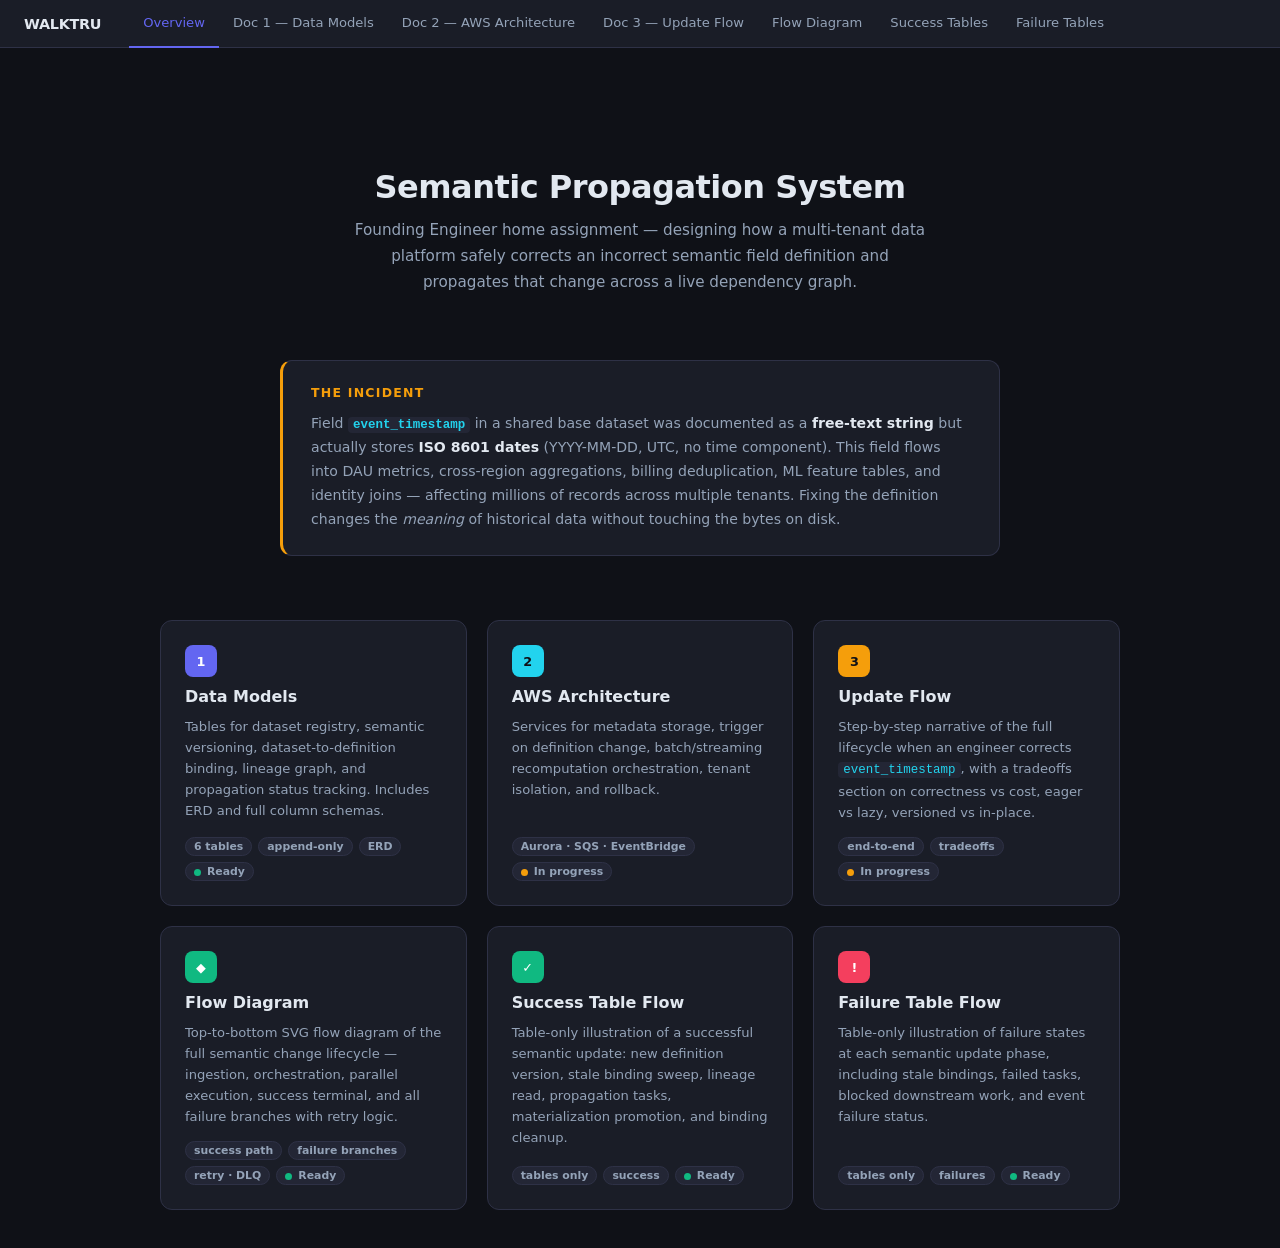
<file: index.html>
<!DOCTYPE html>
<html lang="en">
<head>
  <meta charset="UTF-8" />
  <meta name="viewport" content="width=device-width, initial-scale=1.0" />
  <meta http-equiv="refresh" content="0; url=pages/index.html" />
  <title>Walktru — Founding Engineer Home Assignment</title>
  <link rel="canonical" href="pages/index.html" />
</head>
<body>
  <p><a href="pages/index.html">Open the Walktru assignment site</a>.</p>
</body>
</html>
</file>
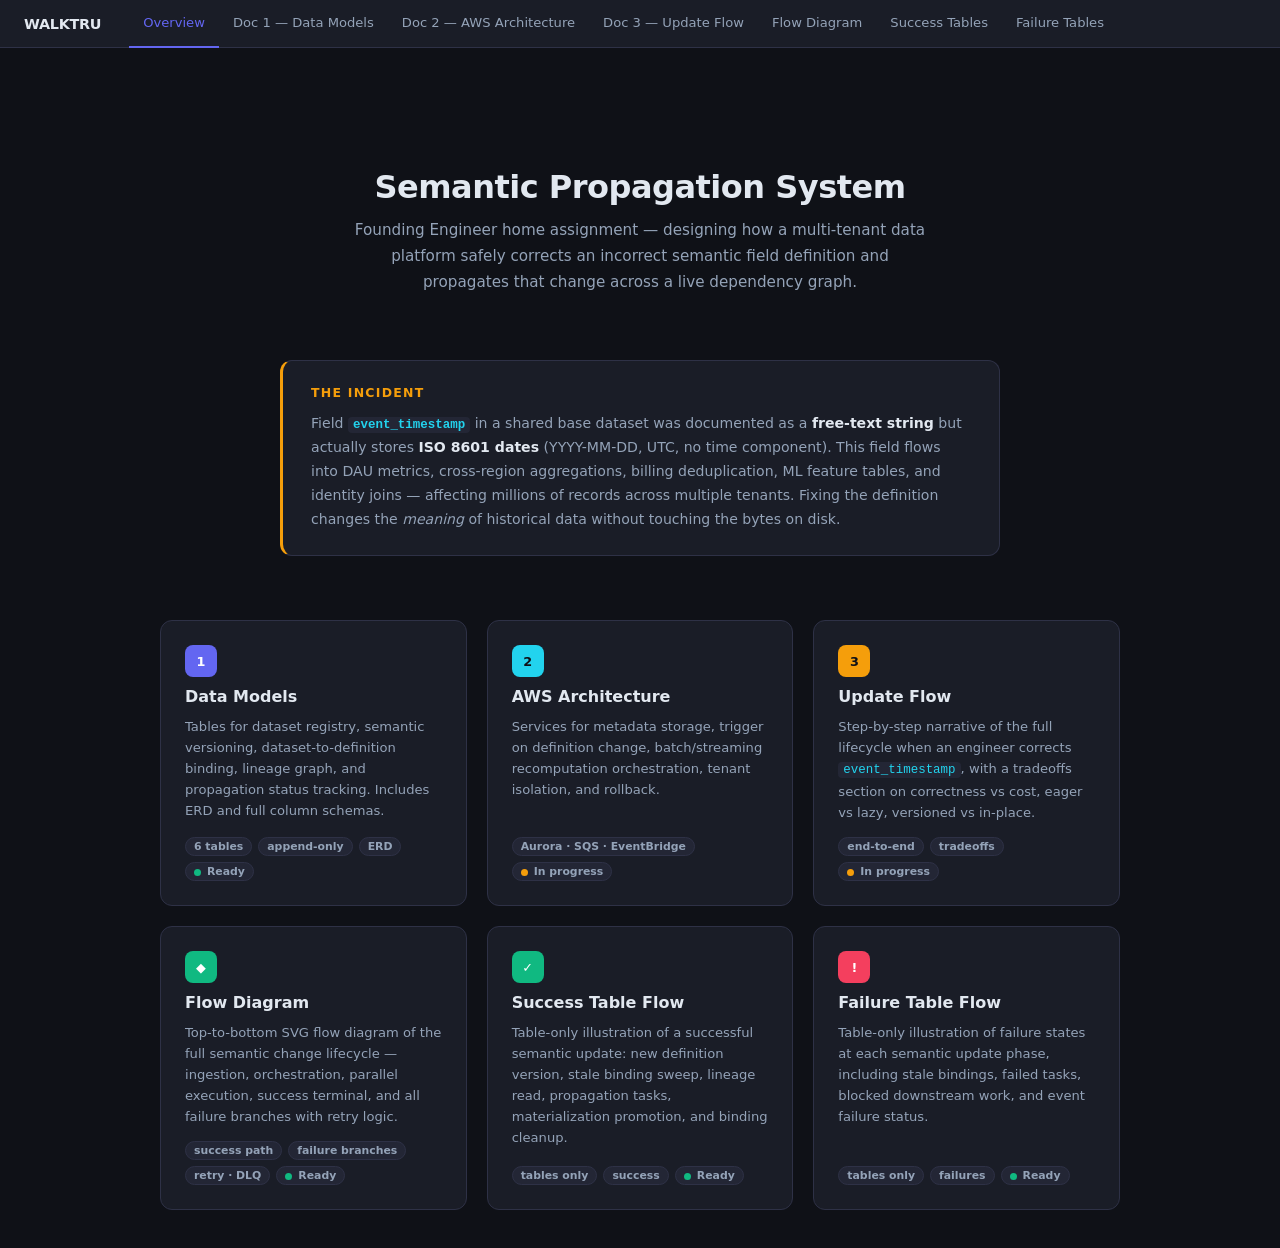
<file: pages/index.html>
<!DOCTYPE html>
<html lang="en">
<head>
  <meta charset="UTF-8" />
  <meta name="viewport" content="width=device-width, initial-scale=1.0" />
  <title>Walktru — Founding Engineer Home Assignment</title>
  <link rel="stylesheet" href="../assets/style.css" />
  <style>
    .hero {
      max-width: 720px;
      margin: 80px auto 64px;
      text-align: center;
    }
    .hero h1 {
      font-size: 2rem;
      margin-bottom: 12px;
    }
    .hero p {
      color: var(--muted);
      font-size: 0.95rem;
      line-height: 1.7;
      max-width: 580px;
      margin: 0 auto;
    }

    .problem-block {
      max-width: 720px;
      margin: 0 auto 64px;
      background: var(--surface);
      border: 1px solid var(--border);
      border-left: 3px solid var(--accent3);
      border-radius: 12px;
      padding: 24px 28px;
    }
    .problem-block h2 {
      font-size: 0.78rem;
      font-weight: 700;
      letter-spacing: 0.1em;
      text-transform: uppercase;
      color: var(--accent3);
      margin-bottom: 12px;
    }
    .problem-block p {
      color: var(--muted);
      font-size: 0.88rem;
      line-height: 1.7;
    }
    .problem-block strong {
      color: var(--text);
    }

    .doc-grid {
      max-width: 960px;
      margin: 0 auto;
      display: grid;
      grid-template-columns: repeat(auto-fill, minmax(280px, 1fr));
      gap: 20px;
    }

    .doc-card {
      background: var(--surface);
      border: 1px solid var(--border);
      border-radius: 12px;
      padding: 24px;
      text-decoration: none;
      color: inherit;
      transition: border-color 0.15s, transform 0.12s;
      display: flex;
      flex-direction: column;
      gap: 10px;
    }
    .doc-card:hover {
      border-color: var(--accent);
      transform: translateY(-2px);
    }

    .doc-card-num {
      width: 32px;
      height: 32px;
      border-radius: 8px;
      display: flex;
      align-items: center;
      justify-content: center;
      font-size: 0.8rem;
      font-weight: 800;
      color: white;
      flex-shrink: 0;
    }

    .doc-card-title {
      font-size: 1rem;
      font-weight: 700;
      color: var(--text);
    }

    .doc-card-desc {
      font-size: 0.82rem;
      color: var(--muted);
      line-height: 1.6;
      flex: 1;
    }

    .doc-card-tags {
      display: flex;
      flex-wrap: wrap;
      gap: 6px;
      margin-top: 4px;
    }

    .tag {
      font-size: 0.68rem;
      font-weight: 600;
      padding: 2px 8px;
      border-radius: 20px;
      background: var(--surface2);
      color: var(--muted);
      border: 1px solid var(--border);
    }

    .status-dot {
      display: inline-block;
      width: 7px;
      height: 7px;
      border-radius: 50%;
      margin-right: 6px;
      vertical-align: middle;
    }
    .status-done { background: var(--accent4); }
    .status-wip  { background: var(--accent3); }

    @media (max-width: 700px) {
      .hero {
        margin: 42px auto 40px;
      }

      .hero h1 {
        font-size: 1.55rem;
      }

      .problem-block {
        padding: 18px;
        margin-bottom: 40px;
      }

      .doc-grid {
        grid-template-columns: minmax(0, 1fr);
        gap: 16px;
      }

      .doc-card {
        padding: 18px;
      }
    }
  </style>
</head>
<body>

<div class="page-content">

  <div class="hero">
    <h1>Semantic Propagation System</h1>
    <p>Founding Engineer home assignment — designing how a multi-tenant data platform safely corrects an incorrect semantic field definition and propagates that change across a live dependency graph.</p>
  </div>

  <div class="problem-block">
    <h2>The Incident</h2>
    <p>
      Field <strong><code>event_timestamp</code></strong> in a shared base dataset was documented as a
      <strong>free-text string</strong> but actually stores <strong>ISO 8601 dates</strong> (YYYY-MM-DD, UTC, no time component).
      This field flows into DAU metrics, cross-region aggregations, billing deduplication, ML feature tables, and identity joins —
      affecting millions of records across multiple tenants.
      Fixing the definition changes the <em>meaning</em> of historical data without touching the bytes on disk.
    </p>
  </div>

  <div class="doc-grid">
    <a class="doc-card" href="doc1.html">
      <div class="doc-card-num" style="background:var(--accent)">1</div>
      <div class="doc-card-title">Data Models</div>
      <div class="doc-card-desc">
        Tables for dataset registry, semantic versioning, dataset-to-definition binding, lineage graph, and propagation status tracking.
        Includes ERD and full column schemas.
      </div>
      <div class="doc-card-tags">
        <span class="tag">6 tables</span>
        <span class="tag">append-only</span>
        <span class="tag">ERD</span>
        <span class="tag"><span class="status-dot status-done"></span>Ready</span>
      </div>
    </a>

    <a class="doc-card" href="doc2.html">
      <div class="doc-card-num" style="background:var(--accent2);color:#0f1117">2</div>
      <div class="doc-card-title">AWS Architecture</div>
      <div class="doc-card-desc">
        Services for metadata storage, trigger on definition change, batch/streaming recomputation orchestration,
        tenant isolation, and rollback.
      </div>
      <div class="doc-card-tags">
        <span class="tag">Aurora · SQS · EventBridge</span>
        <span class="tag"><span class="status-dot status-wip"></span>In progress</span>
      </div>
    </a>

    <a class="doc-card" href="doc3.html">
      <div class="doc-card-num" style="background:var(--accent3);color:#0f1117">3</div>
      <div class="doc-card-title">Update Flow</div>
      <div class="doc-card-desc">
        Step-by-step narrative of the full lifecycle when an engineer corrects <code>event_timestamp</code>,
        with a tradeoffs section on correctness vs cost, eager vs lazy, versioned vs in-place.
      </div>
      <div class="doc-card-tags">
        <span class="tag">end-to-end</span>
        <span class="tag">tradeoffs</span>
        <span class="tag"><span class="status-dot status-wip"></span>In progress</span>
      </div>
    </a>

    <a class="doc-card" href="flow.html">
      <div class="doc-card-num" style="background:var(--accent4)">◆</div>
      <div class="doc-card-title">Flow Diagram</div>
      <div class="doc-card-desc">
        Top-to-bottom SVG flow diagram of the full semantic change lifecycle — ingestion, orchestration,
        parallel execution, success terminal, and all failure branches with retry logic.
      </div>
      <div class="doc-card-tags">
        <span class="tag">success path</span>
        <span class="tag">failure branches</span>
        <span class="tag">retry · DLQ</span>
        <span class="tag"><span class="status-dot status-done"></span>Ready</span>
      </div>
    </a>

    <a class="doc-card" href="success_flow_illustration.html">
      <div class="doc-card-num" style="background:var(--accent4)">✓</div>
      <div class="doc-card-title">Success Table Flow</div>
      <div class="doc-card-desc">
        Table-only illustration of a successful semantic update: new definition version, stale binding sweep,
        lineage read, propagation tasks, materialization promotion, and binding cleanup.
      </div>
      <div class="doc-card-tags">
        <span class="tag">tables only</span>
        <span class="tag">success</span>
        <span class="tag"><span class="status-dot status-done"></span>Ready</span>
      </div>
    </a>

    <a class="doc-card" href="failed_flow_illustration.html">
      <div class="doc-card-num" style="background:var(--accent5)">!</div>
      <div class="doc-card-title">Failure Table Flow</div>
      <div class="doc-card-desc">
        Table-only illustration of failure states at each semantic update phase, including stale bindings,
        failed tasks, blocked downstream work, and event failure status.
      </div>
      <div class="doc-card-tags">
        <span class="tag">tables only</span>
        <span class="tag">failures</span>
        <span class="tag"><span class="status-dot status-done"></span>Ready</span>
      </div>
    </a>
  </div>

</div>

<script src="../assets/nav.js"></script>
</body>
</html>
</file>
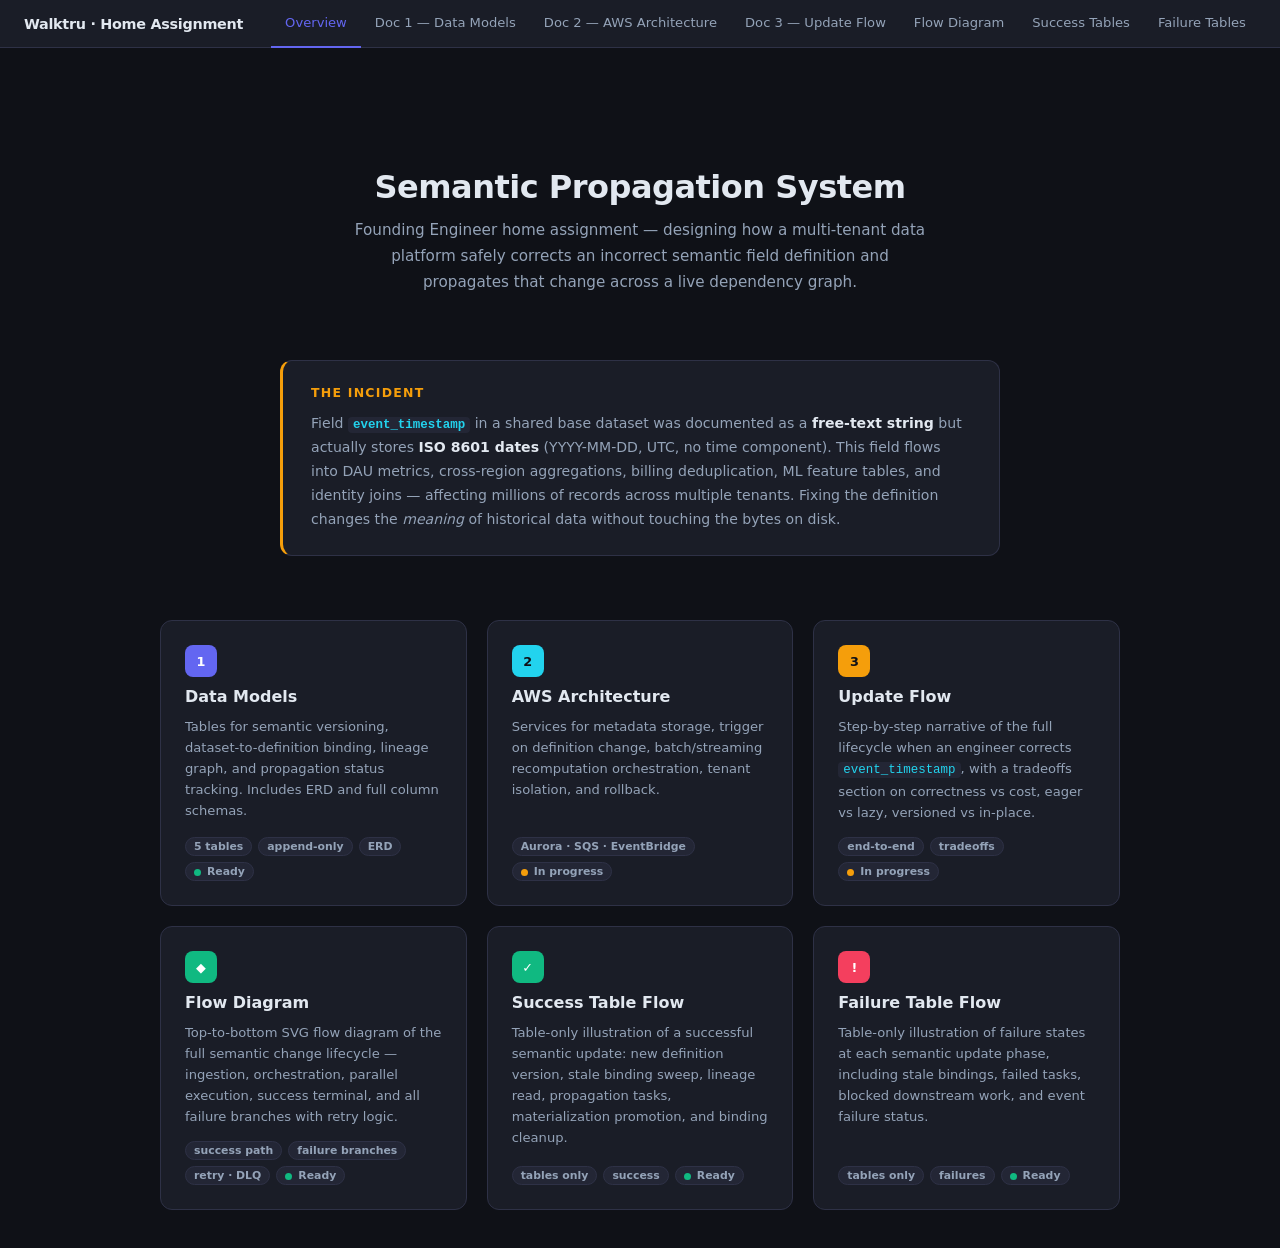
<file: site/index.html>
<!DOCTYPE html>
<html lang="en">
<head>
  <meta charset="UTF-8" />
  <meta name="viewport" content="width=device-width, initial-scale=1.0" />
  <title>Walktru — Founding Engineer Home Assignment</title>
  <link rel="stylesheet" href="assets/style.css" />
  <style>
    .hero {
      max-width: 720px;
      margin: 80px auto 64px;
      text-align: center;
    }
    .hero h1 {
      font-size: 2rem;
      margin-bottom: 12px;
    }
    .hero p {
      color: var(--muted);
      font-size: 0.95rem;
      line-height: 1.7;
      max-width: 580px;
      margin: 0 auto;
    }

    .problem-block {
      max-width: 720px;
      margin: 0 auto 64px;
      background: var(--surface);
      border: 1px solid var(--border);
      border-left: 3px solid var(--accent3);
      border-radius: 12px;
      padding: 24px 28px;
    }
    .problem-block h2 {
      font-size: 0.78rem;
      font-weight: 700;
      letter-spacing: 0.1em;
      text-transform: uppercase;
      color: var(--accent3);
      margin-bottom: 12px;
    }
    .problem-block p {
      color: var(--muted);
      font-size: 0.88rem;
      line-height: 1.7;
    }
    .problem-block strong {
      color: var(--text);
    }

    .doc-grid {
      max-width: 960px;
      margin: 0 auto;
      display: grid;
      grid-template-columns: repeat(auto-fill, minmax(280px, 1fr));
      gap: 20px;
    }

    .doc-card {
      background: var(--surface);
      border: 1px solid var(--border);
      border-radius: 12px;
      padding: 24px;
      text-decoration: none;
      color: inherit;
      transition: border-color 0.15s, transform 0.12s;
      display: flex;
      flex-direction: column;
      gap: 10px;
    }
    .doc-card:hover {
      border-color: var(--accent);
      transform: translateY(-2px);
    }

    .doc-card-num {
      width: 32px;
      height: 32px;
      border-radius: 8px;
      display: flex;
      align-items: center;
      justify-content: center;
      font-size: 0.8rem;
      font-weight: 800;
      color: white;
      flex-shrink: 0;
    }

    .doc-card-title {
      font-size: 1rem;
      font-weight: 700;
      color: var(--text);
    }

    .doc-card-desc {
      font-size: 0.82rem;
      color: var(--muted);
      line-height: 1.6;
      flex: 1;
    }

    .doc-card-tags {
      display: flex;
      flex-wrap: wrap;
      gap: 6px;
      margin-top: 4px;
    }

    .tag {
      font-size: 0.68rem;
      font-weight: 600;
      padding: 2px 8px;
      border-radius: 20px;
      background: var(--surface2);
      color: var(--muted);
      border: 1px solid var(--border);
    }

    .status-dot {
      display: inline-block;
      width: 7px;
      height: 7px;
      border-radius: 50%;
      margin-right: 6px;
      vertical-align: middle;
    }
    .status-done { background: var(--accent4); }
    .status-wip  { background: var(--accent3); }
  </style>
</head>
<body>

<div class="page-content">

  <div class="hero">
    <h1>Semantic Propagation System</h1>
    <p>Founding Engineer home assignment — designing how a multi-tenant data platform safely corrects an incorrect semantic field definition and propagates that change across a live dependency graph.</p>
  </div>

  <div class="problem-block">
    <h2>The Incident</h2>
    <p>
      Field <strong><code>event_timestamp</code></strong> in a shared base dataset was documented as a
      <strong>free-text string</strong> but actually stores <strong>ISO 8601 dates</strong> (YYYY-MM-DD, UTC, no time component).
      This field flows into DAU metrics, cross-region aggregations, billing deduplication, ML feature tables, and identity joins —
      affecting millions of records across multiple tenants.
      Fixing the definition changes the <em>meaning</em> of historical data without touching the bytes on disk.
    </p>
  </div>

  <div class="doc-grid">
    <a class="doc-card" href="doc1.html">
      <div class="doc-card-num" style="background:var(--accent)">1</div>
      <div class="doc-card-title">Data Models</div>
      <div class="doc-card-desc">
        Tables for semantic versioning, dataset-to-definition binding, lineage graph, and propagation status tracking.
        Includes ERD and full column schemas.
      </div>
      <div class="doc-card-tags">
        <span class="tag">5 tables</span>
        <span class="tag">append-only</span>
        <span class="tag">ERD</span>
        <span class="tag"><span class="status-dot status-done"></span>Ready</span>
      </div>
    </a>

    <a class="doc-card" href="doc2.html">
      <div class="doc-card-num" style="background:var(--accent2);color:#0f1117">2</div>
      <div class="doc-card-title">AWS Architecture</div>
      <div class="doc-card-desc">
        Services for metadata storage, trigger on definition change, batch/streaming recomputation orchestration,
        tenant isolation, and rollback.
      </div>
      <div class="doc-card-tags">
        <span class="tag">Aurora · SQS · EventBridge</span>
        <span class="tag"><span class="status-dot status-wip"></span>In progress</span>
      </div>
    </a>

    <a class="doc-card" href="doc3.html">
      <div class="doc-card-num" style="background:var(--accent3);color:#0f1117">3</div>
      <div class="doc-card-title">Update Flow</div>
      <div class="doc-card-desc">
        Step-by-step narrative of the full lifecycle when an engineer corrects <code>event_timestamp</code>,
        with a tradeoffs section on correctness vs cost, eager vs lazy, versioned vs in-place.
      </div>
      <div class="doc-card-tags">
        <span class="tag">end-to-end</span>
        <span class="tag">tradeoffs</span>
        <span class="tag"><span class="status-dot status-wip"></span>In progress</span>
      </div>
    </a>

    <a class="doc-card" href="flow.html">
      <div class="doc-card-num" style="background:var(--accent4)">◆</div>
      <div class="doc-card-title">Flow Diagram</div>
      <div class="doc-card-desc">
        Top-to-bottom SVG flow diagram of the full semantic change lifecycle — ingestion, orchestration,
        parallel execution, success terminal, and all failure branches with retry logic.
      </div>
      <div class="doc-card-tags">
        <span class="tag">success path</span>
        <span class="tag">failure branches</span>
        <span class="tag">retry · DLQ</span>
        <span class="tag"><span class="status-dot status-done"></span>Ready</span>
      </div>
    </a>

    <a class="doc-card" href="success_flow_illustration.html">
      <div class="doc-card-num" style="background:var(--accent4)">✓</div>
      <div class="doc-card-title">Success Table Flow</div>
      <div class="doc-card-desc">
        Table-only illustration of a successful semantic update: new definition version, stale binding sweep,
        lineage read, propagation tasks, materialization promotion, and binding cleanup.
      </div>
      <div class="doc-card-tags">
        <span class="tag">tables only</span>
        <span class="tag">success</span>
        <span class="tag"><span class="status-dot status-done"></span>Ready</span>
      </div>
    </a>

    <a class="doc-card" href="failed_flow_illustration.html">
      <div class="doc-card-num" style="background:var(--accent5)">!</div>
      <div class="doc-card-title">Failure Table Flow</div>
      <div class="doc-card-desc">
        Table-only illustration of failure states at each semantic update phase, including stale bindings,
        failed tasks, blocked downstream work, and event failure status.
      </div>
      <div class="doc-card-tags">
        <span class="tag">tables only</span>
        <span class="tag">failures</span>
        <span class="tag"><span class="status-dot status-done"></span>Ready</span>
      </div>
    </a>
  </div>

</div>

<script src="assets/nav.js"></script>
</body>
</html>
</file>
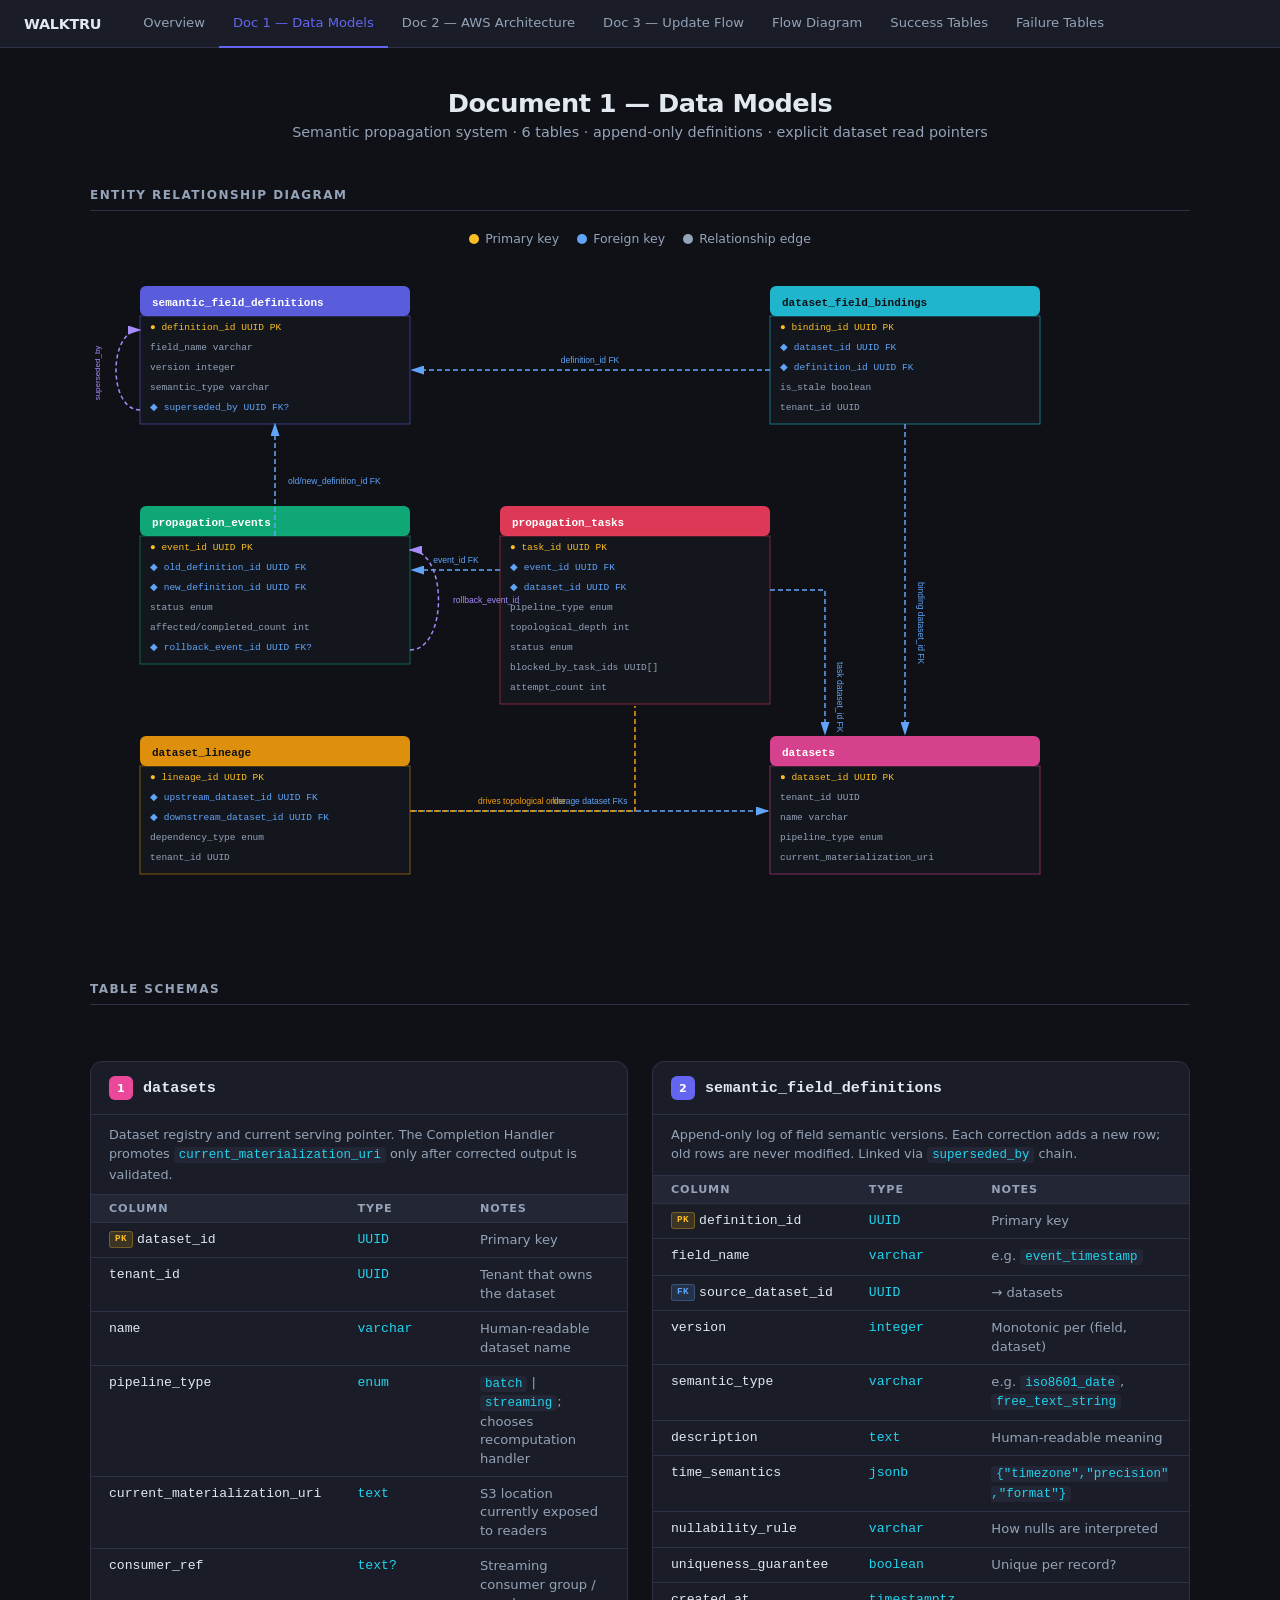
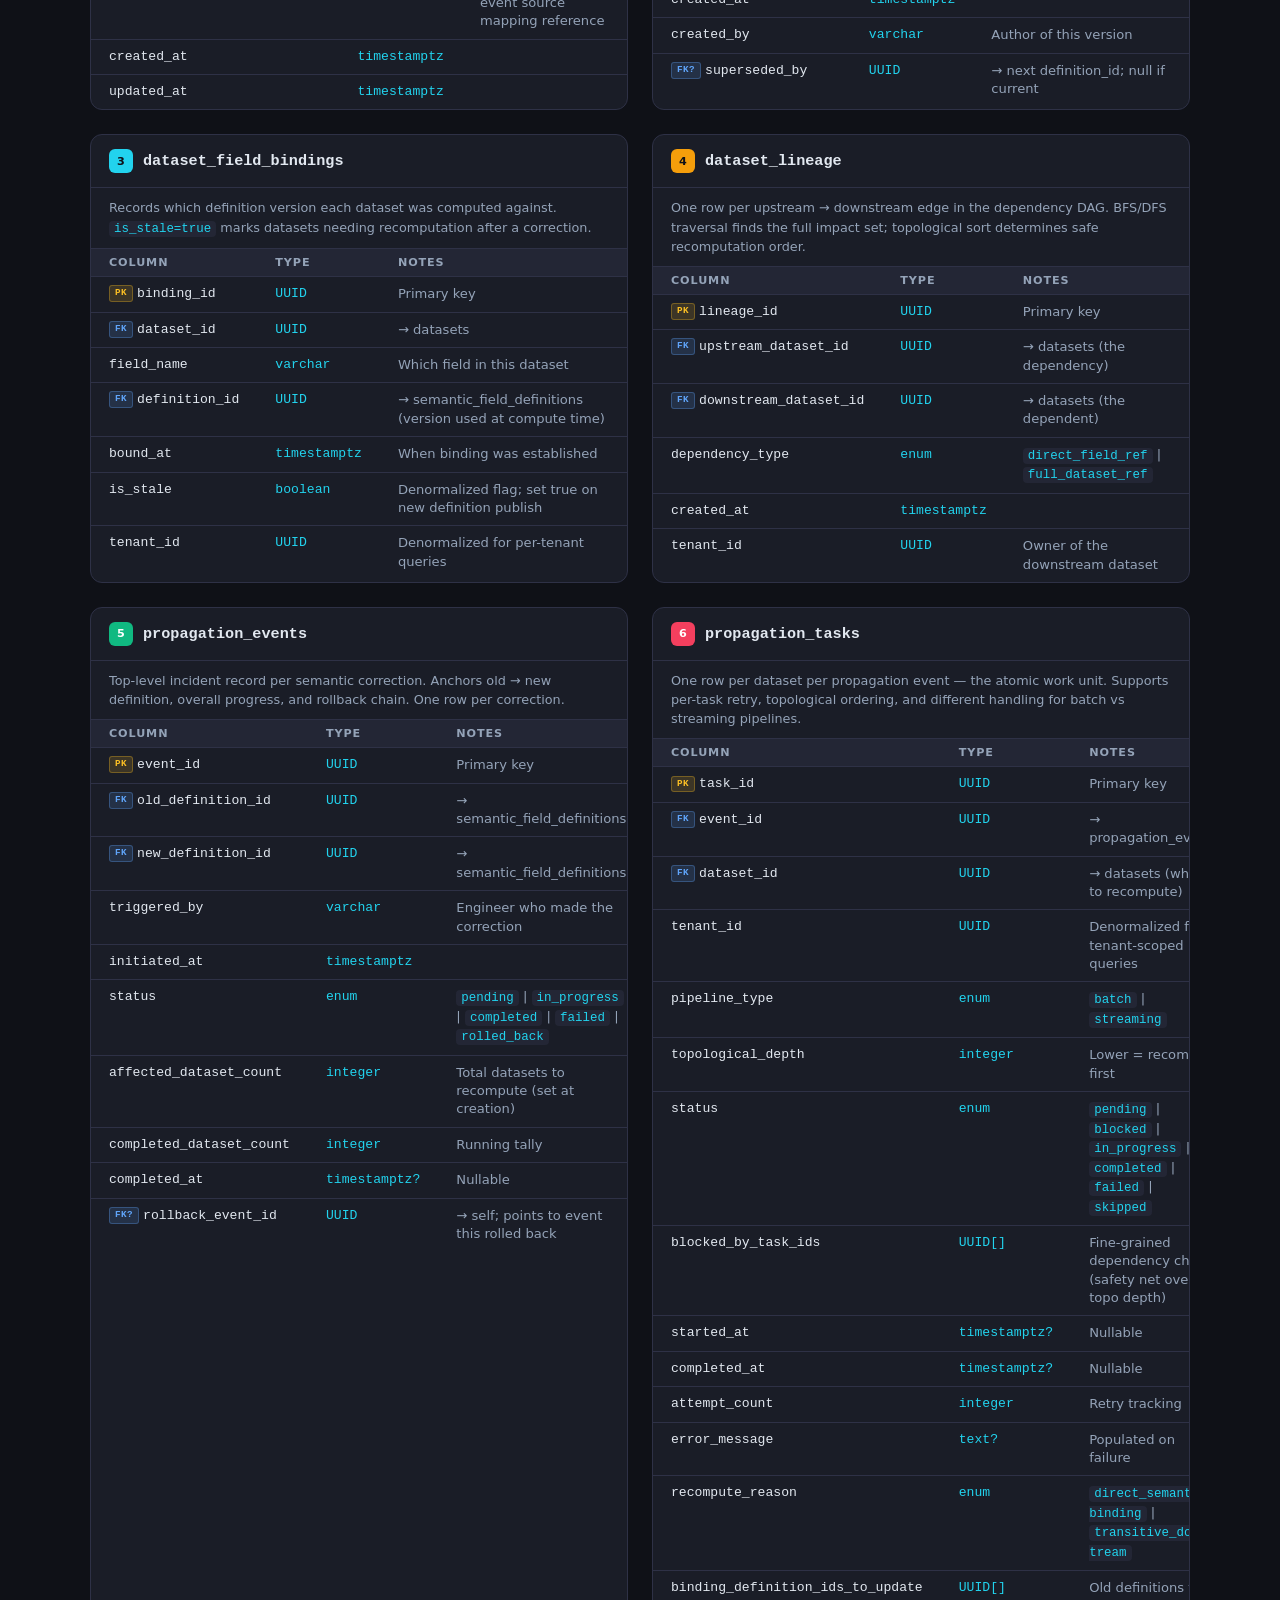
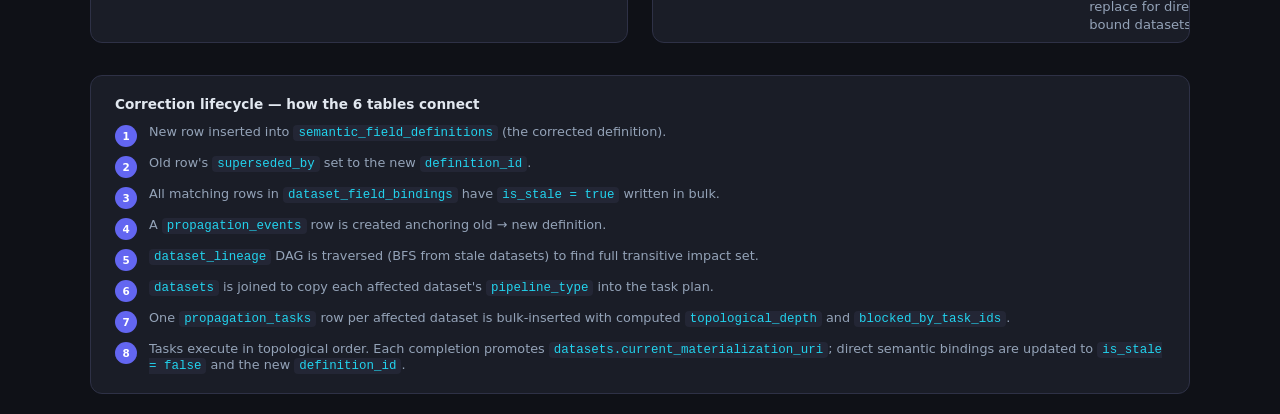
<file: pages/doc1.html>
<!DOCTYPE html>
<html lang="en">
<head>
  <meta charset="UTF-8" />
  <meta name="viewport" content="width=device-width, initial-scale=1.0" />
  <title>Doc 1 — Data Models</title>
  <link rel="stylesheet" href="../assets/style.css" />
  <style>
    /* ── ERD ── */
    .erd-container {
      max-width: 1100px;
      margin: 0 auto 56px;
    }
    .erd-wrapper {
      position: relative;
      width: 100%;
      height: 660px;
    }
    svg#erd {
      width: 100%;
      height: 100%;
      overflow: visible;
    }

    /* ── Legend ── */
    .legend {
      display: flex;
      align-items: center;
      gap: 18px;
      justify-content: center;
      margin-bottom: 20px;
      font-size: 0.78rem;
      color: var(--muted);
    }
    .legend-item { display: flex; align-items: center; gap: 6px; }
    .legend-dot { width: 10px; height: 10px; border-radius: 50%; }

    /* ── Table cards ── */
    .cards-container {
      max-width: 1100px;
      margin: 0 auto;
      display: grid;
      grid-template-columns: repeat(auto-fill, minmax(420px, 1fr));
      gap: 24px;
    }
    .card {
      background: var(--surface);
      border: 1px solid var(--border);
      border-radius: 12px;
      overflow: hidden;
    }
    .card-header {
      padding: 14px 18px;
      display: flex;
      align-items: center;
      gap: 10px;
      border-bottom: 1px solid var(--border);
    }
    .card-number {
      width: 24px;
      height: 24px;
      border-radius: 6px;
      display: flex;
      align-items: center;
      justify-content: center;
      font-size: 0.7rem;
      font-weight: 800;
      flex-shrink: 0;
    }
    .card-title {
      font-family: 'Consolas', 'Fira Code', monospace;
      font-size: 0.95rem;
      font-weight: 600;
    }
    .card-purpose {
      padding: 10px 18px;
      font-size: 0.8rem;
      color: var(--muted);
      border-bottom: 1px solid var(--border);
      line-height: 1.5;
    }
    table.schema {
      width: 100%;
      border-collapse: collapse;
    }
    table.schema thead tr { background: var(--surface2); }
    table.schema thead th {
      padding: 7px 18px;
      font-size: 0.7rem;
      font-weight: 700;
      letter-spacing: 0.08em;
      text-transform: uppercase;
      color: var(--muted);
      text-align: left;
    }
    table.schema tbody tr { border-top: 1px solid var(--border); }
    table.schema tbody tr:hover { background: rgba(255,255,255,0.02); }
    table.schema td {
      padding: 8px 18px;
      vertical-align: top;
      font-size: 0.82rem;
      line-height: 1.4;
    }
    .col-name {
      font-family: 'Consolas', 'Fira Code', monospace;
      font-weight: 500;
      white-space: nowrap;
    }
    .col-type {
      color: var(--accent2);
      font-family: 'Consolas', 'Fira Code', monospace;
      font-size: 0.75rem;
      white-space: nowrap;
    }
    .col-notes { color: var(--muted); font-size: 0.78rem; }

    /* colour strips per table */
    .c1 { background: var(--accent); }
    .c2 { background: var(--accent2); }
    .c3 { background: var(--accent3); }
    .c4 { background: var(--accent4); }
    .c5 { background: var(--accent5); }
    .c6 { background: #ec4899; }

    @media (max-width: 700px) {
      .erd-container { margin-bottom: 36px; }
      .legend { gap: 10px; align-items: flex-start; justify-content: flex-start; }
      .cards-container { grid-template-columns: minmax(0, 1fr); gap: 16px; }
      .card { min-width: 0; }
      .card-header, .card-purpose { padding-left: 14px; padding-right: 14px; }
      .card { overflow-x: auto; }
      table.schema { min-width: 620px; }
      table.schema thead th, table.schema td { padding-left: 12px; padding-right: 12px; }
    }
  </style>
</head>
<body>
<div class="page-content">

<h1>Document 1 — Data Models</h1>
<p class="subtitle">Semantic propagation system · 6 tables · append-only definitions · explicit dataset read pointers</p>

<!-- ──────────────── ERD ──────────────── -->
<div class="erd-container">
  <p class="section-title">Entity Relationship Diagram</p>

  <div class="legend">
    <div class="legend-item"><div class="legend-dot" style="background:var(--pk)"></div>Primary key</div>
    <div class="legend-item"><div class="legend-dot" style="background:var(--fk)"></div>Foreign key</div>
    <div class="legend-item"><div class="legend-dot" style="background:var(--muted)"></div>Relationship edge</div>
  </div>

  <div class="erd-wrapper diagram-zoom">
    <svg id="erd" viewBox="0 0 1000 660" xmlns="http://www.w3.org/2000/svg">
      <defs>
        <marker id="arr-blue" markerWidth="9" markerHeight="6" refX="8" refY="3" orient="auto">
          <path d="M0,0 L9,3 L0,6 Z" fill="#60a5fa"/>
        </marker>
        <marker id="arr-purple" markerWidth="9" markerHeight="6" refX="8" refY="3" orient="auto">
          <path d="M0,0 L9,3 L0,6 Z" fill="#a78bfa"/>
        </marker>
        <marker id="arr-amber" markerWidth="9" markerHeight="6" refX="8" refY="3" orient="auto">
          <path d="M0,0 L9,3 L0,6 Z" fill="#f59e0b"/>
        </marker>
      </defs>

      <!-- T1: semantic_field_definitions -->
      <rect x="50" y="20" width="270" height="30" rx="6" fill="#6366f1" opacity="0.9"/>
      <text x="62" y="40" font-size="11" font-weight="700" font-family="Consolas,monospace" fill="white">semantic_field_definitions</text>
      <rect x="50" y="50" width="270" height="108" fill="#1a1d27" stroke="#6366f1" stroke-width="1" opacity="0.5"/>
      <text x="60" y="64"  font-size="9.5" font-family="Consolas,monospace" fill="#fbbf24">● definition_id      UUID PK</text>
      <text x="60" y="84"  font-size="9.5" font-family="Consolas,monospace" fill="#94a3b8">  field_name          varchar</text>
      <text x="60" y="104" font-size="9.5" font-family="Consolas,monospace" fill="#94a3b8">  version             integer</text>
      <text x="60" y="124" font-size="9.5" font-family="Consolas,monospace" fill="#94a3b8">  semantic_type       varchar</text>
      <text x="60" y="144" font-size="9.5" font-family="Consolas,monospace" fill="#60a5fa">◆ superseded_by      UUID FK?</text>

      <!-- T2: dataset_field_bindings -->
      <rect x="680" y="20" width="270" height="30" rx="6" fill="#22d3ee" opacity="0.85"/>
      <text x="692" y="40" font-size="11" font-weight="700" font-family="Consolas,monospace" fill="#0f1117">dataset_field_bindings</text>
      <rect x="680" y="50" width="270" height="108" fill="#1a1d27" stroke="#22d3ee" stroke-width="1" opacity="0.5"/>
      <text x="690" y="64"  font-size="9.5" font-family="Consolas,monospace" fill="#fbbf24">● binding_id         UUID PK</text>
      <text x="690" y="84"  font-size="9.5" font-family="Consolas,monospace" fill="#60a5fa">◆ dataset_id         UUID FK</text>
      <text x="690" y="104" font-size="9.5" font-family="Consolas,monospace" fill="#60a5fa">◆ definition_id      UUID FK</text>
      <text x="690" y="124" font-size="9.5" font-family="Consolas,monospace" fill="#94a3b8">  is_stale            boolean</text>
      <text x="690" y="144" font-size="9.5" font-family="Consolas,monospace" fill="#94a3b8">  tenant_id           UUID</text>

      <!-- T4: propagation_events -->
      <rect x="50" y="240" width="270" height="30" rx="6" fill="#10b981" opacity="0.9"/>
      <text x="62" y="260" font-size="11" font-weight="700" font-family="Consolas,monospace" fill="white">propagation_events</text>
      <rect x="50" y="270" width="270" height="128" fill="#1a1d27" stroke="#10b981" stroke-width="1" opacity="0.5"/>
      <text x="60" y="284" font-size="9.5" font-family="Consolas,monospace" fill="#fbbf24">● event_id               UUID PK</text>
      <text x="60" y="304" font-size="9.5" font-family="Consolas,monospace" fill="#60a5fa">◆ old_definition_id       UUID FK</text>
      <text x="60" y="324" font-size="9.5" font-family="Consolas,monospace" fill="#60a5fa">◆ new_definition_id       UUID FK</text>
      <text x="60" y="344" font-size="9.5" font-family="Consolas,monospace" fill="#94a3b8">  status                   enum</text>
      <text x="60" y="364" font-size="9.5" font-family="Consolas,monospace" fill="#94a3b8">  affected/completed_count int</text>
      <text x="60" y="384" font-size="9.5" font-family="Consolas,monospace" fill="#60a5fa">◆ rollback_event_id       UUID FK?</text>

      <!-- T5: propagation_tasks -->
      <rect x="410" y="240" width="270" height="30" rx="6" fill="#f43f5e" opacity="0.9"/>
      <text x="422" y="260" font-size="11" font-weight="700" font-family="Consolas,monospace" fill="white">propagation_tasks</text>
      <rect x="410" y="270" width="270" height="168" fill="#1a1d27" stroke="#f43f5e" stroke-width="1" opacity="0.5"/>
      <text x="420" y="284" font-size="9.5" font-family="Consolas,monospace" fill="#fbbf24">● task_id              UUID PK</text>
      <text x="420" y="304" font-size="9.5" font-family="Consolas,monospace" fill="#60a5fa">◆ event_id             UUID FK</text>
      <text x="420" y="324" font-size="9.5" font-family="Consolas,monospace" fill="#60a5fa">◆ dataset_id           UUID FK</text>
      <text x="420" y="344" font-size="9.5" font-family="Consolas,monospace" fill="#94a3b8">  pipeline_type          enum</text>
      <text x="420" y="364" font-size="9.5" font-family="Consolas,monospace" fill="#94a3b8">  topological_depth      int</text>
      <text x="420" y="384" font-size="9.5" font-family="Consolas,monospace" fill="#94a3b8">  status                 enum</text>
      <text x="420" y="404" font-size="9.5" font-family="Consolas,monospace" fill="#94a3b8">  blocked_by_task_ids    UUID[]</text>
      <text x="420" y="424" font-size="9.5" font-family="Consolas,monospace" fill="#94a3b8">  attempt_count          int</text>

      <!-- T3: dataset_lineage -->
      <rect x="50" y="470" width="270" height="30" rx="6" fill="#f59e0b" opacity="0.9"/>
      <text x="62" y="490" font-size="11" font-weight="700" font-family="Consolas,monospace" fill="#0f1117">dataset_lineage</text>
      <rect x="50" y="500" width="270" height="108" fill="#1a1d27" stroke="#f59e0b" stroke-width="1" opacity="0.5"/>
      <text x="60" y="514" font-size="9.5" font-family="Consolas,monospace" fill="#fbbf24">● lineage_id              UUID PK</text>
      <text x="60" y="534" font-size="9.5" font-family="Consolas,monospace" fill="#60a5fa">◆ upstream_dataset_id     UUID FK</text>
      <text x="60" y="554" font-size="9.5" font-family="Consolas,monospace" fill="#60a5fa">◆ downstream_dataset_id   UUID FK</text>
      <text x="60" y="574" font-size="9.5" font-family="Consolas,monospace" fill="#94a3b8">  dependency_type          enum</text>
      <text x="60" y="594" font-size="9.5" font-family="Consolas,monospace" fill="#94a3b8">  tenant_id                UUID</text>

      <!-- T0: datasets -->
      <rect x="680" y="470" width="270" height="30" rx="6" fill="#ec4899" opacity="0.9"/>
      <text x="692" y="490" font-size="11" font-weight="700" font-family="Consolas,monospace" fill="white">datasets</text>
      <rect x="680" y="500" width="270" height="108" fill="#1a1d27" stroke="#ec4899" stroke-width="1" opacity="0.5"/>
      <text x="690" y="514" font-size="9.5" font-family="Consolas,monospace" fill="#fbbf24">● dataset_id          UUID PK</text>
      <text x="690" y="534" font-size="9.5" font-family="Consolas,monospace" fill="#94a3b8">  tenant_id           UUID</text>
      <text x="690" y="554" font-size="9.5" font-family="Consolas,monospace" fill="#94a3b8">  name                varchar</text>
      <text x="690" y="574" font-size="9.5" font-family="Consolas,monospace" fill="#94a3b8">  pipeline_type       enum</text>
      <text x="690" y="594" font-size="9.5" font-family="Consolas,monospace" fill="#94a3b8">  current_materialization_uri</text>

      <!-- ARROWS -->
      <!-- 1: T2 → T1  definition_id FK -->
      <line x1="680" y1="104" x2="322" y2="104"
            stroke="#60a5fa" stroke-width="1.5" stroke-dasharray="5,3"
            marker-end="url(#arr-blue)"/>
      <text x="500" y="97" font-size="8.5" fill="#60a5fa" text-anchor="middle" font-family="sans-serif">definition_id FK</text>

      <!-- dataset FKs -->
      <path d="M 815,158 L 815,468"
            stroke="#60a5fa" stroke-width="1.5" stroke-dasharray="5,3"
            fill="none" marker-end="url(#arr-blue)"/>
      <text x="828" y="316" font-size="8.5" fill="#60a5fa" text-anchor="start" font-family="sans-serif"
            transform="rotate(90 828 316)">binding dataset_id FK</text>

      <path d="M 680,324 L 735,324 L 735,468"
            stroke="#60a5fa" stroke-width="1.5" stroke-dasharray="5,3" fill="none"
            marker-end="url(#arr-blue)"/>
      <text x="747" y="396" font-size="8.5" fill="#60a5fa" text-anchor="start" font-family="sans-serif"
            transform="rotate(90 747 396)">task dataset_id FK</text>

      <line x1="322" y1="545" x2="678" y2="545"
            stroke="#60a5fa" stroke-width="1.5" stroke-dasharray="5,3" fill="none"
            marker-end="url(#arr-blue)"/>
      <text x="500" y="538" font-size="8.5" fill="#60a5fa" text-anchor="middle" font-family="sans-serif">lineage dataset FKs</text>

      <!-- 2: T1 self-ref superseded_by -->
      <path d="M 50,144 C 18,144 18,64 50,64"
            stroke="#a78bfa" stroke-width="1.5" stroke-dasharray="4,3" fill="none"
            marker-end="url(#arr-purple)"/>
      <text x="10" y="107" font-size="8" fill="#a78bfa" text-anchor="middle" font-family="sans-serif"
            transform="rotate(-90 10 107)">superseded_by</text>

      <!-- 3: T4 → T1  old/new_definition_id FK -->
      <path d="M 185,270 L 185,158"
            stroke="#60a5fa" stroke-width="1.5" stroke-dasharray="5,3" fill="none"
            marker-end="url(#arr-blue)"/>
      <text x="198" y="218" font-size="8.5" fill="#60a5fa" text-anchor="start" font-family="sans-serif">old/new_definition_id FK</text>

      <!-- 4: T5 → T4  event_id FK -->
      <line x1="410" y1="304" x2="322" y2="304"
            stroke="#60a5fa" stroke-width="1.5" stroke-dasharray="5,3" fill="none"
            marker-end="url(#arr-blue)"/>
      <text x="366" y="297" font-size="8.5" fill="#60a5fa" text-anchor="middle" font-family="sans-serif">event_id FK</text>

      <!-- 5: T4 self-ref rollback_event_id -->
      <path d="M 320,384 C 358,384 358,284 320,284"
            stroke="#a78bfa" stroke-width="1.5" stroke-dasharray="4,3" fill="none"
            marker-end="url(#arr-purple)"/>
      <text x="363" y="337" font-size="8.5" fill="#a78bfa" text-anchor="start" font-family="sans-serif">rollback_event_id</text>

      <!-- 6: T3 → T5  drives topological order -->
      <path d="M 320,545 L 545,545 L 545,440"
            stroke="#f59e0b" stroke-width="1.5" stroke-dasharray="5,3" fill="none"/>
      <text x="432" y="538" font-size="8.5" fill="#f59e0b" text-anchor="middle" font-family="sans-serif">drives topological order</text>
    </svg>
  </div>
</div>

<!-- ──────────────── TABLE CARDS ──────────────── -->
<div class="erd-container" style="margin-top:0;">
  <p class="section-title">Table Schemas</p>
</div>

<div class="cards-container">

  <!-- Table 1 -->
  <div class="card">
    <div class="card-header">
      <div class="card-number c6" style="color:white">1</div>
      <div class="card-title">datasets</div>
    </div>
    <div class="card-purpose">Dataset registry and current serving pointer. The Completion Handler promotes <code>current_materialization_uri</code> only after corrected output is validated.</div>
    <table class="schema">
      <thead><tr><th>Column</th><th>Type</th><th>Notes</th></tr></thead>
      <tbody>
        <tr><td class="col-name"><span class="badge pk">PK</span>dataset_id</td><td class="col-type">UUID</td><td class="col-notes">Primary key</td></tr>
        <tr><td class="col-name">tenant_id</td><td class="col-type">UUID</td><td class="col-notes">Tenant that owns the dataset</td></tr>
        <tr><td class="col-name">name</td><td class="col-type">varchar</td><td class="col-notes">Human-readable dataset name</td></tr>
        <tr><td class="col-name">pipeline_type</td><td class="col-type">enum</td><td class="col-notes"><code>batch</code> | <code>streaming</code>; chooses recomputation handler</td></tr>
        <tr><td class="col-name">current_materialization_uri</td><td class="col-type">text</td><td class="col-notes">S3 location currently exposed to readers</td></tr>
        <tr><td class="col-name">consumer_ref</td><td class="col-type">text?</td><td class="col-notes">Streaming consumer group / event source mapping reference</td></tr>
        <tr><td class="col-name">created_at</td><td class="col-type">timestamptz</td><td class="col-notes"></td></tr>
        <tr><td class="col-name">updated_at</td><td class="col-type">timestamptz</td><td class="col-notes"></td></tr>
      </tbody>
    </table>
  </div>

  <!-- Table 2 -->
  <div class="card">
    <div class="card-header">
      <div class="card-number c1" style="color:white">2</div>
      <div class="card-title">semantic_field_definitions</div>
    </div>
    <div class="card-purpose">Append-only log of field semantic versions. Each correction adds a new row; old rows are never modified. Linked via <code>superseded_by</code> chain.</div>
    <table class="schema">
      <thead><tr><th>Column</th><th>Type</th><th>Notes</th></tr></thead>
      <tbody>
        <tr><td class="col-name"><span class="badge pk">PK</span>definition_id</td><td class="col-type">UUID</td><td class="col-notes">Primary key</td></tr>
        <tr><td class="col-name">field_name</td><td class="col-type">varchar</td><td class="col-notes">e.g. <code>event_timestamp</code></td></tr>
        <tr><td class="col-name"><span class="badge fk">FK</span>source_dataset_id</td><td class="col-type">UUID</td><td class="col-notes">→ datasets</td></tr>
        <tr><td class="col-name">version</td><td class="col-type">integer</td><td class="col-notes">Monotonic per (field, dataset)</td></tr>
        <tr><td class="col-name">semantic_type</td><td class="col-type">varchar</td><td class="col-notes">e.g. <code>iso8601_date</code>, <code>free_text_string</code></td></tr>
        <tr><td class="col-name">description</td><td class="col-type">text</td><td class="col-notes">Human-readable meaning</td></tr>
        <tr><td class="col-name">time_semantics</td><td class="col-type">jsonb</td><td class="col-notes"><code>{"timezone","precision","format"}</code></td></tr>
        <tr><td class="col-name">nullability_rule</td><td class="col-type">varchar</td><td class="col-notes">How nulls are interpreted</td></tr>
        <tr><td class="col-name">uniqueness_guarantee</td><td class="col-type">boolean</td><td class="col-notes">Unique per record?</td></tr>
        <tr><td class="col-name">created_at</td><td class="col-type">timestamptz</td><td class="col-notes"></td></tr>
        <tr><td class="col-name">created_by</td><td class="col-type">varchar</td><td class="col-notes">Author of this version</td></tr>
        <tr><td class="col-name"><span class="badge fk">FK?</span>superseded_by</td><td class="col-type">UUID</td><td class="col-notes">→ next definition_id; null if current</td></tr>
      </tbody>
    </table>
  </div>

  <!-- Table 3 -->
  <div class="card">
    <div class="card-header">
      <div class="card-number c2" style="color:#0f1117">3</div>
      <div class="card-title">dataset_field_bindings</div>
    </div>
    <div class="card-purpose">Records which definition version each dataset was computed against. <code>is_stale=true</code> marks datasets needing recomputation after a correction.</div>
    <table class="schema">
      <thead><tr><th>Column</th><th>Type</th><th>Notes</th></tr></thead>
      <tbody>
        <tr><td class="col-name"><span class="badge pk">PK</span>binding_id</td><td class="col-type">UUID</td><td class="col-notes">Primary key</td></tr>
        <tr><td class="col-name"><span class="badge fk">FK</span>dataset_id</td><td class="col-type">UUID</td><td class="col-notes">→ datasets</td></tr>
        <tr><td class="col-name">field_name</td><td class="col-type">varchar</td><td class="col-notes">Which field in this dataset</td></tr>
        <tr><td class="col-name"><span class="badge fk">FK</span>definition_id</td><td class="col-type">UUID</td><td class="col-notes">→ semantic_field_definitions (version used at compute time)</td></tr>
        <tr><td class="col-name">bound_at</td><td class="col-type">timestamptz</td><td class="col-notes">When binding was established</td></tr>
        <tr><td class="col-name">is_stale</td><td class="col-type">boolean</td><td class="col-notes">Denormalized flag; set true on new definition publish</td></tr>
        <tr><td class="col-name">tenant_id</td><td class="col-type">UUID</td><td class="col-notes">Denormalized for per-tenant queries</td></tr>
      </tbody>
    </table>
  </div>

  <!-- Table 4 -->
  <div class="card">
    <div class="card-header">
      <div class="card-number c3" style="color:#0f1117">4</div>
      <div class="card-title">dataset_lineage</div>
    </div>
    <div class="card-purpose">One row per upstream → downstream edge in the dependency DAG. BFS/DFS traversal finds the full impact set; topological sort determines safe recomputation order.</div>
    <table class="schema">
      <thead><tr><th>Column</th><th>Type</th><th>Notes</th></tr></thead>
      <tbody>
        <tr><td class="col-name"><span class="badge pk">PK</span>lineage_id</td><td class="col-type">UUID</td><td class="col-notes">Primary key</td></tr>
        <tr><td class="col-name"><span class="badge fk">FK</span>upstream_dataset_id</td><td class="col-type">UUID</td><td class="col-notes">→ datasets (the dependency)</td></tr>
        <tr><td class="col-name"><span class="badge fk">FK</span>downstream_dataset_id</td><td class="col-type">UUID</td><td class="col-notes">→ datasets (the dependent)</td></tr>
        <tr><td class="col-name">dependency_type</td><td class="col-type">enum</td><td class="col-notes"><code>direct_field_ref</code> | <code>full_dataset_ref</code></td></tr>
        <tr><td class="col-name">created_at</td><td class="col-type">timestamptz</td><td class="col-notes"></td></tr>
        <tr><td class="col-name">tenant_id</td><td class="col-type">UUID</td><td class="col-notes">Owner of the downstream dataset</td></tr>
      </tbody>
    </table>
  </div>

  <!-- Table 5 -->
  <div class="card">
    <div class="card-header">
      <div class="card-number c4" style="color:white">5</div>
      <div class="card-title">propagation_events</div>
    </div>
    <div class="card-purpose">Top-level incident record per semantic correction. Anchors old → new definition, overall progress, and rollback chain. One row per correction.</div>
    <table class="schema">
      <thead><tr><th>Column</th><th>Type</th><th>Notes</th></tr></thead>
      <tbody>
        <tr><td class="col-name"><span class="badge pk">PK</span>event_id</td><td class="col-type">UUID</td><td class="col-notes">Primary key</td></tr>
        <tr><td class="col-name"><span class="badge fk">FK</span>old_definition_id</td><td class="col-type">UUID</td><td class="col-notes">→ semantic_field_definitions</td></tr>
        <tr><td class="col-name"><span class="badge fk">FK</span>new_definition_id</td><td class="col-type">UUID</td><td class="col-notes">→ semantic_field_definitions</td></tr>
        <tr><td class="col-name">triggered_by</td><td class="col-type">varchar</td><td class="col-notes">Engineer who made the correction</td></tr>
        <tr><td class="col-name">initiated_at</td><td class="col-type">timestamptz</td><td class="col-notes"></td></tr>
        <tr><td class="col-name">status</td><td class="col-type">enum</td><td class="col-notes"><code>pending</code> | <code>in_progress</code> | <code>completed</code> | <code>failed</code> | <code>rolled_back</code></td></tr>
        <tr><td class="col-name">affected_dataset_count</td><td class="col-type">integer</td><td class="col-notes">Total datasets to recompute (set at creation)</td></tr>
        <tr><td class="col-name">completed_dataset_count</td><td class="col-type">integer</td><td class="col-notes">Running tally</td></tr>
        <tr><td class="col-name">completed_at</td><td class="col-type">timestamptz?</td><td class="col-notes">Nullable</td></tr>
        <tr><td class="col-name"><span class="badge fk">FK?</span>rollback_event_id</td><td class="col-type">UUID</td><td class="col-notes">→ self; points to event this rolled back</td></tr>
      </tbody>
    </table>
  </div>

  <!-- Table 6 -->
  <div class="card">
    <div class="card-header">
      <div class="card-number c5" style="color:white">6</div>
      <div class="card-title">propagation_tasks</div>
    </div>
    <div class="card-purpose">One row per dataset per propagation event — the atomic work unit. Supports per-task retry, topological ordering, and different handling for batch vs streaming pipelines.</div>
    <table class="schema">
      <thead><tr><th>Column</th><th>Type</th><th>Notes</th></tr></thead>
      <tbody>
        <tr><td class="col-name"><span class="badge pk">PK</span>task_id</td><td class="col-type">UUID</td><td class="col-notes">Primary key</td></tr>
        <tr><td class="col-name"><span class="badge fk">FK</span>event_id</td><td class="col-type">UUID</td><td class="col-notes">→ propagation_events</td></tr>
        <tr><td class="col-name"><span class="badge fk">FK</span>dataset_id</td><td class="col-type">UUID</td><td class="col-notes">→ datasets (what to recompute)</td></tr>
        <tr><td class="col-name">tenant_id</td><td class="col-type">UUID</td><td class="col-notes">Denormalized for tenant-scoped queries</td></tr>
        <tr><td class="col-name">pipeline_type</td><td class="col-type">enum</td><td class="col-notes"><code>batch</code> | <code>streaming</code></td></tr>
        <tr><td class="col-name">topological_depth</td><td class="col-type">integer</td><td class="col-notes">Lower = recompute first</td></tr>
        <tr><td class="col-name">status</td><td class="col-type">enum</td><td class="col-notes"><code>pending</code> | <code>blocked</code> | <code>in_progress</code> | <code>completed</code> | <code>failed</code> | <code>skipped</code></td></tr>
        <tr><td class="col-name">blocked_by_task_ids</td><td class="col-type">UUID[]</td><td class="col-notes">Fine-grained dependency check (safety net over topo depth)</td></tr>
        <tr><td class="col-name">started_at</td><td class="col-type">timestamptz?</td><td class="col-notes">Nullable</td></tr>
        <tr><td class="col-name">completed_at</td><td class="col-type">timestamptz?</td><td class="col-notes">Nullable</td></tr>
        <tr><td class="col-name">attempt_count</td><td class="col-type">integer</td><td class="col-notes">Retry tracking</td></tr>
        <tr><td class="col-name">error_message</td><td class="col-type">text?</td><td class="col-notes">Populated on failure</td></tr>
        <tr><td class="col-name">recompute_reason</td><td class="col-type">enum</td><td class="col-notes"><code>direct_semantic_binding</code> | <code>transitive_downstream</code></td></tr>
        <tr><td class="col-name">binding_definition_ids_to_update</td><td class="col-type">UUID[]</td><td class="col-notes">Old definitions to replace for directly bound datasets</td></tr>
      </tbody>
    </table>
  </div>

</div>

<!-- ──────────────── EVENT FLOW ──────────────── -->
<div class="flow-note">
  <h3>Correction lifecycle — how the 6 tables connect</h3>
  <div class="flow-steps">
    <div class="flow-step"><div class="step-num">1</div><span>New row inserted into <code>semantic_field_definitions</code> (the corrected definition).</span></div>
    <div class="flow-step"><div class="step-num">2</div><span>Old row's <code>superseded_by</code> set to the new <code>definition_id</code>.</span></div>
    <div class="flow-step"><div class="step-num">3</div><span>All matching rows in <code>dataset_field_bindings</code> have <code>is_stale = true</code> written in bulk.</span></div>
    <div class="flow-step"><div class="step-num">4</div><span>A <code>propagation_events</code> row is created anchoring old → new definition.</span></div>
    <div class="flow-step"><div class="step-num">5</div><span><code>dataset_lineage</code> DAG is traversed (BFS from stale datasets) to find full transitive impact set.</span></div>
    <div class="flow-step"><div class="step-num">6</div><span><code>datasets</code> is joined to copy each affected dataset's <code>pipeline_type</code> into the task plan.</span></div>
    <div class="flow-step"><div class="step-num">7</div><span>One <code>propagation_tasks</code> row per affected dataset is bulk-inserted with computed <code>topological_depth</code> and <code>blocked_by_task_ids</code>.</span></div>
    <div class="flow-step"><div class="step-num">8</div><span>Tasks execute in topological order. Each completion promotes <code>datasets.current_materialization_uri</code>; direct semantic bindings are updated to <code>is_stale = false</code> and the new <code>definition_id</code>.</span></div>
  </div>
</div>

</div>
<script src="../assets/nav.js"></script>
<script src="../assets/diagram-zoom.js"></script>
</body>
</html>
</file>
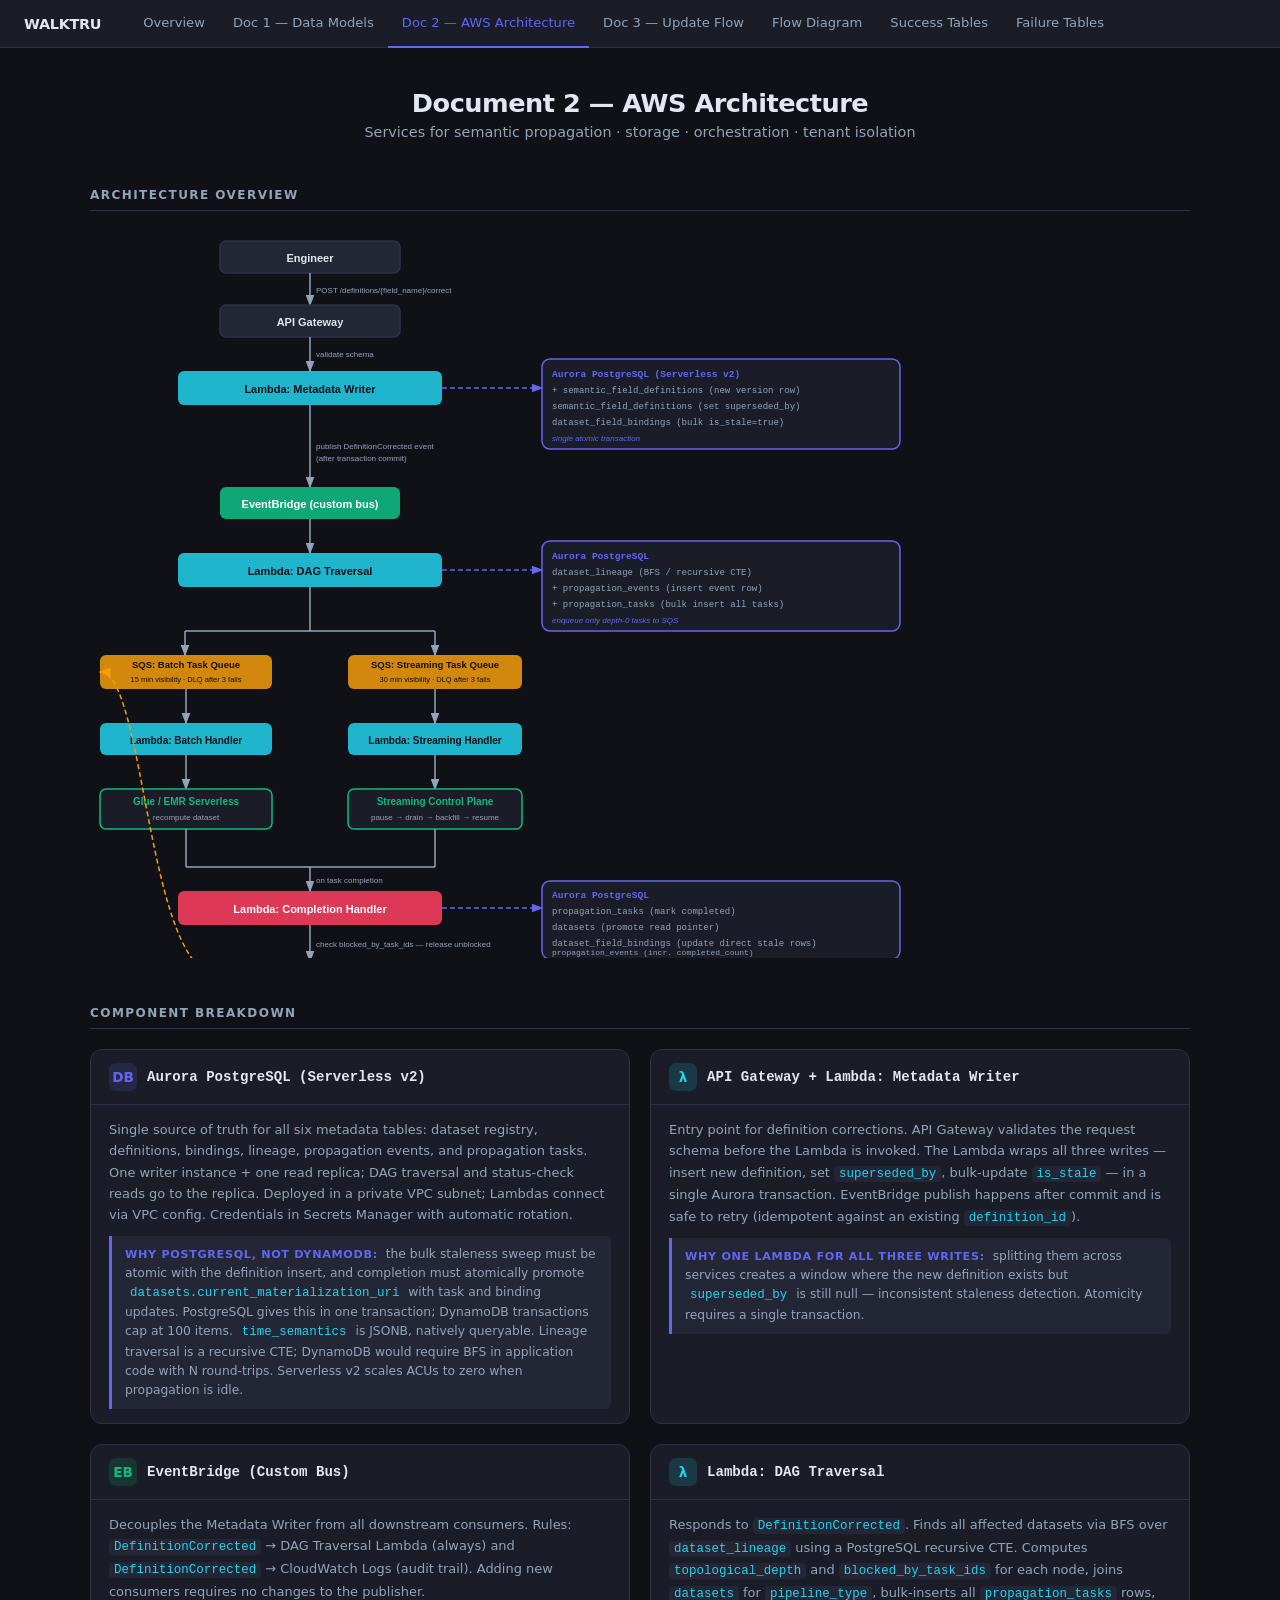
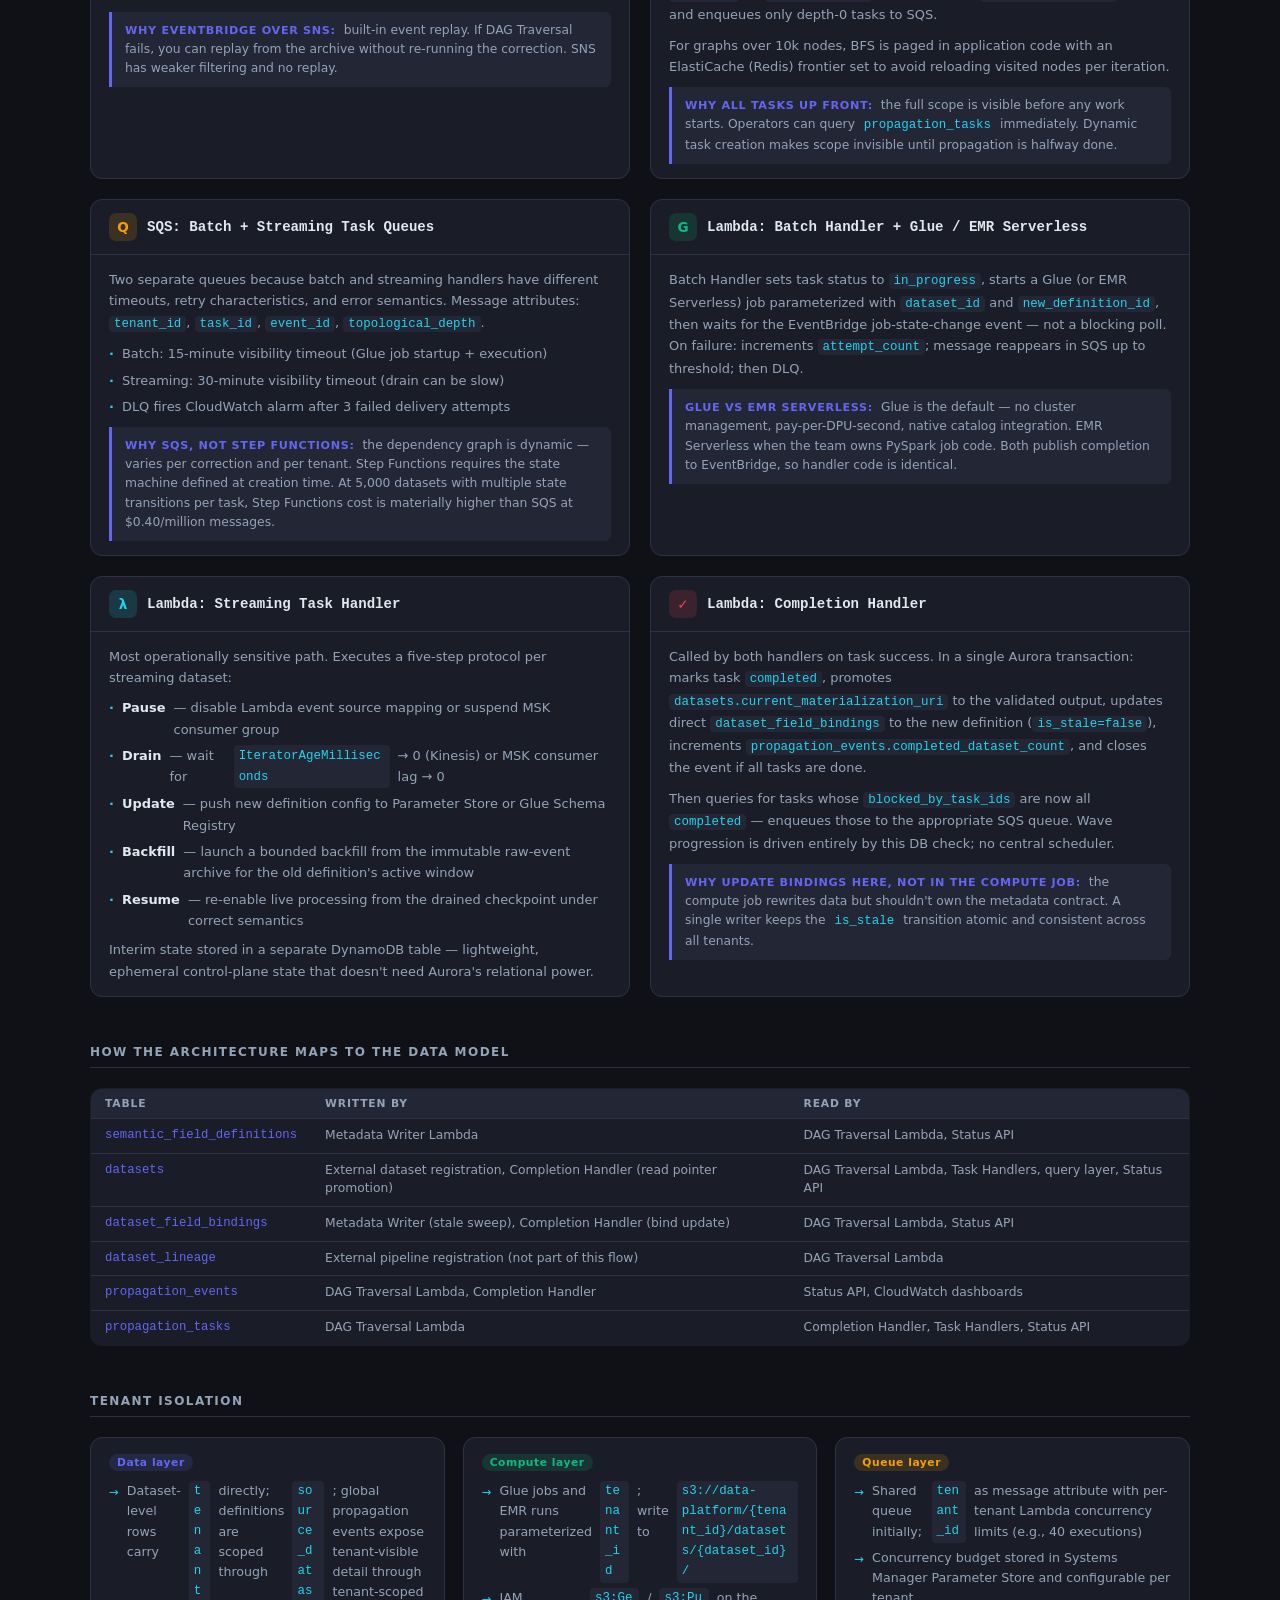
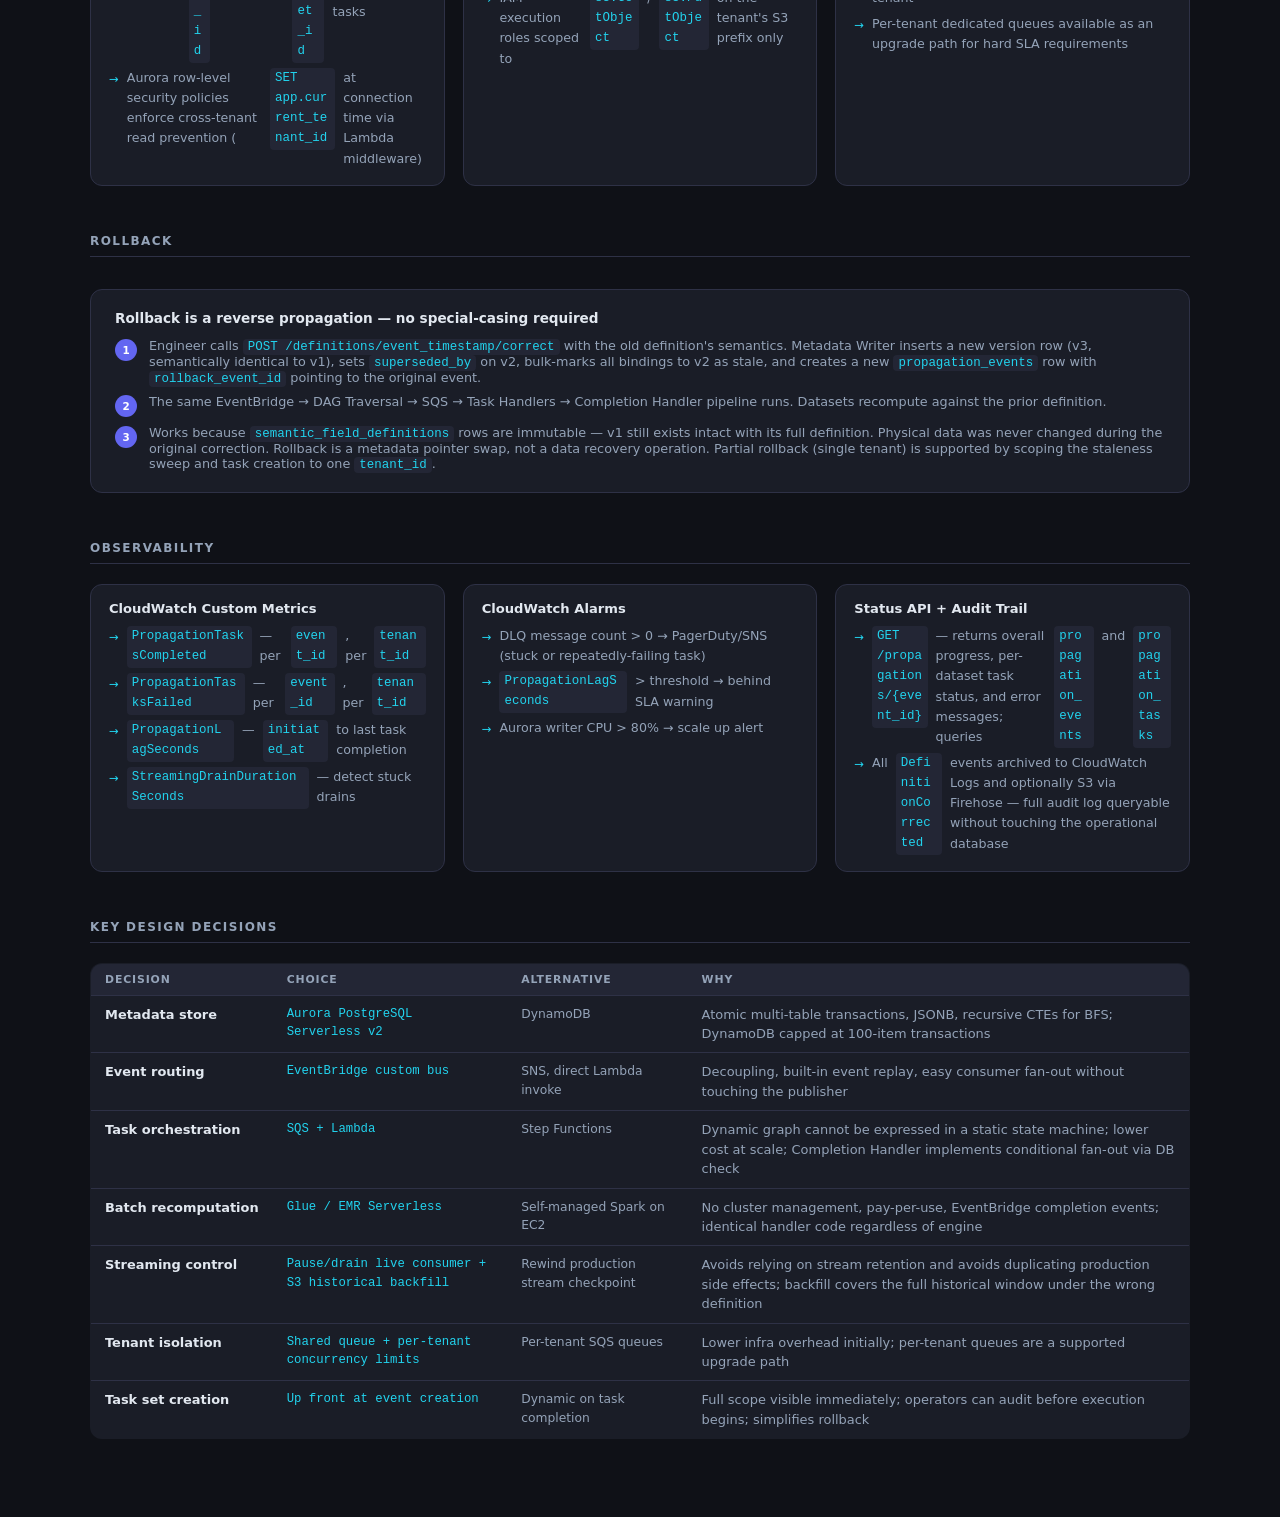
<file: pages/doc2.html>
<!DOCTYPE html>
<html lang="en">
<head>
  <meta charset="UTF-8" />
  <meta name="viewport" content="width=device-width, initial-scale=1.0" />
  <title>Doc 2 — AWS Architecture</title>
  <link rel="stylesheet" href="../assets/style.css" />
  <style>
    .arch-container { max-width: 1100px; margin: 0 auto 56px; }
    svg#arch { width: 100%; height: auto; overflow: visible; }

    .comp-grid {
      max-width: 1100px; margin: 0 auto;
      display: grid; grid-template-columns: repeat(auto-fill, minmax(480px, 1fr)); gap: 20px;
    }
    .comp-card { background: var(--surface); border: 1px solid var(--border); border-radius: 12px; overflow: hidden; }
    .comp-header { padding: 13px 18px; display: flex; align-items: center; gap: 10px; border-bottom: 1px solid var(--border); }
    .comp-icon { width: 28px; height: 28px; border-radius: 7px; display: flex; align-items: center; justify-content: center; font-size: 0.85rem; flex-shrink: 0; font-weight: 800; }
    .comp-name { font-family: 'Consolas','Fira Code',monospace; font-size: 0.88rem; font-weight: 600; }
    .comp-body { padding: 14px 18px; font-size: 0.81rem; color: var(--muted); line-height: 1.65; }
    .comp-body p { margin-bottom: 9px; }
    .comp-body p:last-child { margin-bottom: 0; }
    .comp-body ul { list-style: none; display: flex; flex-direction: column; gap: 5px; margin-top: 7px; }
    .comp-body li { display: flex; align-items: flex-start; gap: 8px; }
    .comp-body li::before { content: '·'; font-weight: 900; flex-shrink: 0; color: var(--accent2); }
    .why-box { margin-top: 10px; padding: 9px 13px; background: var(--surface2); border-left: 3px solid var(--accent); border-radius: 0 6px 6px 0; font-size: 0.77rem; color: var(--muted); line-height: 1.55; }
    .why-box strong { color: var(--accent); font-size: 0.7rem; text-transform: uppercase; letter-spacing: 0.06em; margin-right: 4px; }

    .table-wrap { max-width: 1100px; margin: 0 auto; overflow-x: auto; }
    table.decisions { width: 100%; border-collapse: collapse; background: var(--surface); border: 1px solid var(--border); border-radius: 12px; overflow: hidden; font-size: 0.81rem; }
    table.decisions thead tr { background: var(--surface2); }
    table.decisions thead th { padding: 9px 14px; text-align: left; font-size: 0.68rem; font-weight: 700; letter-spacing: 0.08em; text-transform: uppercase; color: var(--muted); }
    table.decisions tbody tr { border-top: 1px solid var(--border); }
    table.decisions tbody tr:hover { background: rgba(255,255,255,0.02); }
    table.decisions td { padding: 9px 14px; vertical-align: top; color: var(--muted); line-height: 1.5; }
    table.decisions td:first-child { color: var(--text); font-weight: 600; white-space: nowrap; }
    table.decisions td:nth-child(2) { color: var(--accent2); font-family: 'Consolas','Fira Code',monospace; font-size: 0.77rem; }
    table.decisions td:nth-child(3) { color: var(--muted); font-size: 0.77rem; }

    table.mapping { width: 100%; border-collapse: collapse; background: var(--surface); border: 1px solid var(--border); border-radius: 12px; overflow: hidden; font-size: 0.79rem; }
    table.mapping thead tr { background: var(--surface2); }
    table.mapping thead th { padding: 8px 14px; text-align: left; font-size: 0.67rem; font-weight: 700; letter-spacing: 0.08em; text-transform: uppercase; color: var(--muted); }
    table.mapping tbody tr { border-top: 1px solid var(--border); }
    table.mapping tbody tr:hover { background: rgba(255,255,255,0.02); }
    table.mapping td { padding: 8px 14px; vertical-align: top; color: var(--muted); line-height: 1.45; font-size: 0.77rem; }
    table.mapping td:first-child { color: var(--accent); font-family: 'Consolas','Fira Code',monospace; white-space: nowrap; }

    .iso-grid { max-width: 1100px; margin: 0 auto; display: grid; grid-template-columns: repeat(auto-fill, minmax(300px, 1fr)); gap: 18px; }
    .iso-card { background: var(--surface); border: 1px solid var(--border); border-radius: 12px; padding: 16px 18px; }
    .iso-card h4 { font-size: 0.82rem; font-weight: 700; color: var(--text); margin-bottom: 10px; display: flex; align-items: center; gap: 8px; }
    .iso-card p, .iso-card li { font-size: 0.79rem; color: var(--muted); line-height: 1.6; }
    .iso-card ul { list-style: none; display: flex; flex-direction: column; gap: 5px; margin-top: 6px; }
    .iso-card li { display: flex; align-items: flex-start; gap: 8px; }
    .iso-card li::before { content: '→'; color: var(--accent2); flex-shrink: 0; font-size: 0.73rem; margin-top: 2px; }
    .layer-pill { display: inline-block; padding: 2px 8px; border-radius: 10px; font-size: 0.67rem; font-weight: 700; letter-spacing: 0.05em; }

    .sec { margin-bottom: 48px; }

    @media (max-width: 700px) {
      .arch-container { margin-bottom: 36px; }
      .comp-grid, .iso-grid { grid-template-columns: minmax(0, 1fr); gap: 16px; }
      .comp-card, .iso-card { min-width: 0; }
      .comp-header { align-items: flex-start; }
      .comp-name { overflow-wrap: anywhere; }
      .table-wrap { margin-left: -16px; margin-right: -16px; padding: 0 16px; }
      table.decisions, table.mapping { min-width: 680px; }
      .iso-card { padding: 14px; }
    }
  </style>
</head>
<body>
<div class="page-content">

<h1>Document 2 — AWS Architecture</h1>
<p class="subtitle">Services for semantic propagation · storage · orchestration · tenant isolation</p>

<!-- ── Architecture Diagram ── -->
<div class="arch-container sec diagram-zoom">
  <p class="section-title">Architecture Overview</p>
  <svg id="arch" viewBox="0 0 820 770" xmlns="http://www.w3.org/2000/svg">
    <defs>
      <marker id="arr"        markerWidth="8" markerHeight="6" refX="7" refY="3" orient="auto"><path d="M0,0 L8,3 L0,6 Z" fill="#94a3b8"/></marker>
      <marker id="arr-purple" markerWidth="8" markerHeight="6" refX="7" refY="3" orient="auto"><path d="M0,0 L8,3 L0,6 Z" fill="#6366f1"/></marker>
      <marker id="arr-amber"  markerWidth="8" markerHeight="6" refX="7" refY="3" orient="auto"><path d="M0,0 L8,3 L0,6 Z" fill="#f59e0b"/></marker>
    </defs>

    <!-- Engineer -->
    <rect x="130" y="10" width="180" height="32" rx="6" fill="#232635" stroke="#2e3146" stroke-width="1.5"/>
    <text x="220" y="31" font-size="11" font-weight="700" font-family="Segoe UI,sans-serif" fill="#e2e8f0" text-anchor="middle">Engineer</text>
    <line x1="220" y1="42" x2="220" y2="74" stroke="#94a3b8" stroke-width="1.5" marker-end="url(#arr)"/>
    <text x="226" y="62" font-size="8" fill="#94a3b8" font-family="sans-serif">POST /definitions/{field_name}/correct</text>

    <!-- API Gateway -->
    <rect x="130" y="74" width="180" height="32" rx="6" fill="#232635" stroke="#2e3146" stroke-width="1.5"/>
    <text x="220" y="95" font-size="11" font-weight="700" font-family="Segoe UI,sans-serif" fill="#e2e8f0" text-anchor="middle">API Gateway</text>
    <line x1="220" y1="106" x2="220" y2="140" stroke="#94a3b8" stroke-width="1.5" marker-end="url(#arr)"/>
    <text x="226" y="126" font-size="8" fill="#94a3b8" font-family="sans-serif">validate schema</text>

    <!-- Lambda: Metadata Writer -->
    <rect x="88" y="140" width="264" height="34" rx="6" fill="#22d3ee" opacity="0.85"/>
    <text x="220" y="162" font-size="11" font-weight="700" font-family="Segoe UI,sans-serif" fill="#0f1117" text-anchor="middle">Lambda: Metadata Writer</text>

    <!-- Metadata Writer → Aurora 1 -->
    <line x1="352" y1="157" x2="452" y2="157" stroke="#6366f1" stroke-width="1.5" stroke-dasharray="5,3" marker-end="url(#arr-purple)"/>
    <rect x="452" y="128" width="358" height="90" rx="8" fill="#1a1d27" stroke="#6366f1" stroke-width="1.5"/>
    <text x="462" y="146" font-size="9.5" font-weight="700" font-family="Consolas,monospace" fill="#6366f1">Aurora PostgreSQL (Serverless v2)</text>
    <text x="462" y="162" font-size="9" font-family="Consolas,monospace" fill="#94a3b8">+ semantic_field_definitions  (new version row)</text>
    <text x="462" y="178" font-size="9" font-family="Consolas,monospace" fill="#94a3b8">  semantic_field_definitions  (set superseded_by)</text>
    <text x="462" y="194" font-size="9" font-family="Consolas,monospace" fill="#94a3b8">  dataset_field_bindings      (bulk is_stale=true)</text>
    <text x="462" y="210" font-size="8" font-family="sans-serif" fill="#6366f1" font-style="italic">single atomic transaction</text>

    <line x1="220" y1="174" x2="220" y2="256" stroke="#94a3b8" stroke-width="1.5" marker-end="url(#arr)"/>
    <text x="226" y="218" font-size="8" fill="#94a3b8" font-family="sans-serif">publish DefinitionCorrected event</text>
    <text x="226" y="230" font-size="8" fill="#94a3b8" font-family="sans-serif">(after transaction commit)</text>

    <!-- EventBridge -->
    <rect x="130" y="256" width="180" height="32" rx="6" fill="#10b981" opacity="0.9"/>
    <text x="220" y="277" font-size="11" font-weight="700" font-family="Segoe UI,sans-serif" fill="white" text-anchor="middle">EventBridge (custom bus)</text>
    <line x1="220" y1="288" x2="220" y2="322" stroke="#94a3b8" stroke-width="1.5" marker-end="url(#arr)"/>

    <!-- Lambda: DAG Traversal -->
    <rect x="88" y="322" width="264" height="34" rx="6" fill="#22d3ee" opacity="0.85"/>
    <text x="220" y="344" font-size="11" font-weight="700" font-family="Segoe UI,sans-serif" fill="#0f1117" text-anchor="middle">Lambda: DAG Traversal</text>

    <!-- DAG Traversal → Aurora 2 -->
    <line x1="352" y1="339" x2="452" y2="339" stroke="#6366f1" stroke-width="1.5" stroke-dasharray="5,3" marker-end="url(#arr-purple)"/>
    <rect x="452" y="310" width="358" height="90" rx="8" fill="#1a1d27" stroke="#6366f1" stroke-width="1.5"/>
    <text x="462" y="328" font-size="9.5" font-weight="700" font-family="Consolas,monospace" fill="#6366f1">Aurora PostgreSQL</text>
    <text x="462" y="344" font-size="9" font-family="Consolas,monospace" fill="#94a3b8">  dataset_lineage       (BFS / recursive CTE)</text>
    <text x="462" y="360" font-size="9" font-family="Consolas,monospace" fill="#94a3b8">+ propagation_events   (insert event row)</text>
    <text x="462" y="376" font-size="9" font-family="Consolas,monospace" fill="#94a3b8">+ propagation_tasks    (bulk insert all tasks)</text>
    <text x="462" y="392" font-size="8" font-family="sans-serif" fill="#6366f1" font-style="italic">enqueue only depth-0 tasks to SQS</text>

    <!-- split to SQS -->
    <line x1="220" y1="356" x2="220" y2="400" stroke="#94a3b8" stroke-width="1.5"/>
    <line x1="95"  y1="400" x2="345" y2="400" stroke="#94a3b8" stroke-width="1.5"/>
    <line x1="95"  y1="400" x2="95"  y2="424" stroke="#94a3b8" stroke-width="1.5" marker-end="url(#arr)"/>
    <line x1="345" y1="400" x2="345" y2="424" stroke="#94a3b8" stroke-width="1.5" marker-end="url(#arr)"/>

    <!-- SQS Batch -->
    <rect x="10" y="424" width="172" height="34" rx="6" fill="#f59e0b" opacity="0.85"/>
    <text x="96" y="437" font-size="9.5" font-weight="700" font-family="Segoe UI,sans-serif" fill="#0f1117" text-anchor="middle">SQS: Batch Task Queue</text>
    <text x="96" y="451" font-size="7.5" font-family="sans-serif" fill="#0f1117" text-anchor="middle">15 min visibility · DLQ after 3 fails</text>

    <!-- SQS Streaming -->
    <rect x="258" y="424" width="174" height="34" rx="6" fill="#f59e0b" opacity="0.85"/>
    <text x="345" y="437" font-size="9.5" font-weight="700" font-family="Segoe UI,sans-serif" fill="#0f1117" text-anchor="middle">SQS: Streaming Task Queue</text>
    <text x="345" y="451" font-size="7.5" font-family="sans-serif" fill="#0f1117" text-anchor="middle">30 min visibility · DLQ after 3 fails</text>

    <line x1="96"  y1="458" x2="96"  y2="492" stroke="#94a3b8" stroke-width="1.5" marker-end="url(#arr)"/>
    <line x1="345" y1="458" x2="345" y2="492" stroke="#94a3b8" stroke-width="1.5" marker-end="url(#arr)"/>

    <!-- Lambda Batch Handler -->
    <rect x="10" y="492" width="172" height="32" rx="6" fill="#22d3ee" opacity="0.85"/>
    <text x="96" y="513" font-size="10" font-weight="700" font-family="Segoe UI,sans-serif" fill="#0f1117" text-anchor="middle">Lambda: Batch Handler</text>

    <!-- Lambda Streaming Handler -->
    <rect x="258" y="492" width="174" height="32" rx="6" fill="#22d3ee" opacity="0.85"/>
    <text x="345" y="513" font-size="10" font-weight="700" font-family="Segoe UI,sans-serif" fill="#0f1117" text-anchor="middle">Lambda: Streaming Handler</text>

    <line x1="96"  y1="524" x2="96"  y2="558" stroke="#94a3b8" stroke-width="1.5" marker-end="url(#arr)"/>
    <line x1="345" y1="524" x2="345" y2="558" stroke="#94a3b8" stroke-width="1.5" marker-end="url(#arr)"/>

    <!-- Glue/EMR -->
    <rect x="10" y="558" width="172" height="40" rx="6" fill="#1a1d27" stroke="#10b981" stroke-width="1.5"/>
    <text x="96" y="574" font-size="10" font-weight="700" font-family="Segoe UI,sans-serif" fill="#10b981" text-anchor="middle">Glue / EMR Serverless</text>
    <text x="96" y="589" font-size="8" font-family="sans-serif" fill="#94a3b8" text-anchor="middle">recompute dataset</text>

    <!-- Streaming Control Plane -->
    <rect x="258" y="558" width="174" height="40" rx="6" fill="#1a1d27" stroke="#10b981" stroke-width="1.5"/>
    <text x="345" y="574" font-size="10" font-weight="700" font-family="Segoe UI,sans-serif" fill="#10b981" text-anchor="middle">Streaming Control Plane</text>
    <text x="345" y="589" font-size="8" font-family="sans-serif" fill="#94a3b8" text-anchor="middle">pause → drain → backfill → resume</text>

    <!-- join to Completion Handler -->
    <line x1="96"  y1="598" x2="96"  y2="636" stroke="#94a3b8" stroke-width="1.5"/>
    <line x1="345" y1="598" x2="345" y2="636" stroke="#94a3b8" stroke-width="1.5"/>
    <line x1="96"  y1="636" x2="220" y2="636" stroke="#94a3b8" stroke-width="1.5"/>
    <line x1="345" y1="636" x2="220" y2="636" stroke="#94a3b8" stroke-width="1.5"/>
    <line x1="220" y1="636" x2="220" y2="660" stroke="#94a3b8" stroke-width="1.5" marker-end="url(#arr)"/>
    <text x="226" y="652" font-size="8" fill="#94a3b8" font-family="sans-serif">on task completion</text>

    <!-- Lambda: Completion Handler -->
    <rect x="88" y="660" width="264" height="34" rx="6" fill="#f43f5e" opacity="0.9"/>
    <text x="220" y="682" font-size="11" font-weight="700" font-family="Segoe UI,sans-serif" fill="white" text-anchor="middle">Lambda: Completion Handler</text>

    <!-- Completion → Aurora 3 -->
    <line x1="352" y1="677" x2="452" y2="677" stroke="#6366f1" stroke-width="1.5" stroke-dasharray="5,3" marker-end="url(#arr-purple)"/>
    <rect x="452" y="650" width="358" height="78" rx="8" fill="#1a1d27" stroke="#6366f1" stroke-width="1.5"/>
    <text x="462" y="667" font-size="9.5" font-weight="700" font-family="Consolas,monospace" fill="#6366f1">Aurora PostgreSQL</text>
    <text x="462" y="683" font-size="9" font-family="Consolas,monospace" fill="#94a3b8">  propagation_tasks      (mark completed)</text>
    <text x="462" y="699" font-size="9" font-family="Consolas,monospace" fill="#94a3b8">  datasets               (promote read pointer)</text>
    <text x="462" y="715" font-size="9" font-family="Consolas,monospace" fill="#94a3b8">  dataset_field_bindings (update direct stale rows)</text>
    <text x="462" y="724" font-size="8" font-family="Consolas,monospace" fill="#94a3b8">  propagation_events     (incr. completed_count)</text>

    <!-- Completion → next wave -->
    <line x1="220" y1="694" x2="220" y2="730" stroke="#94a3b8" stroke-width="1.5" marker-end="url(#arr)"/>
    <text x="226" y="716" font-size="8" fill="#94a3b8" font-family="sans-serif">check blocked_by_task_ids — release unblocked</text>

    <!-- SQS loopback box -->
    <rect x="130" y="730" width="180" height="30" rx="6" fill="#f59e0b" opacity="0.6"/>
    <text x="220" y="750" font-size="9.5" font-weight="700" font-family="Segoe UI,sans-serif" fill="#0f1117" text-anchor="middle">SQS — enqueue next wave</text>

    <!-- loopback arrow -->
    <path d="M 130,745 C 56,745 56,441 10,441" stroke="#f59e0b" stroke-width="1.5" stroke-dasharray="5,3" fill="none" marker-end="url(#arr-amber)"/>
  </svg>
</div>

<!-- ── Component Breakdown ── -->
<div class="sec">
  <div class="arch-container" style="margin-bottom:20px;">
    <p class="section-title">Component Breakdown</p>
  </div>
  <div class="comp-grid">

    <div class="comp-card">
      <div class="comp-header">
        <div class="comp-icon" style="background:rgba(99,102,241,0.15);color:#6366f1">DB</div>
        <div class="comp-name">Aurora PostgreSQL (Serverless v2)</div>
      </div>
      <div class="comp-body">
        <p>Single source of truth for all six metadata tables: dataset registry, definitions, bindings, lineage, propagation events, and propagation tasks. One writer instance + one read replica; DAG traversal and status-check reads go to the replica. Deployed in a private VPC subnet; Lambdas connect via VPC config. Credentials in Secrets Manager with automatic rotation.</p>
        <div class="why-box">
          <strong>Why PostgreSQL, not DynamoDB:</strong> the bulk staleness sweep must be atomic with the definition insert, and completion must atomically promote <code>datasets.current_materialization_uri</code> with task and binding updates. PostgreSQL gives this in one transaction; DynamoDB transactions cap at 100 items. <code>time_semantics</code> is JSONB, natively queryable. Lineage traversal is a recursive CTE; DynamoDB would require BFS in application code with N round-trips. Serverless v2 scales ACUs to zero when propagation is idle.
        </div>
      </div>
    </div>

    <div class="comp-card">
      <div class="comp-header">
        <div class="comp-icon" style="background:rgba(34,211,238,0.15);color:#22d3ee">λ</div>
        <div class="comp-name">API Gateway + Lambda: Metadata Writer</div>
      </div>
      <div class="comp-body">
        <p>Entry point for definition corrections. API Gateway validates the request schema before the Lambda is invoked. The Lambda wraps all three writes — insert new definition, set <code>superseded_by</code>, bulk-update <code>is_stale</code> — in a single Aurora transaction. EventBridge publish happens after commit and is safe to retry (idempotent against an existing <code>definition_id</code>).</p>
        <div class="why-box">
          <strong>Why one Lambda for all three writes:</strong> splitting them across services creates a window where the new definition exists but <code>superseded_by</code> is still null — inconsistent staleness detection. Atomicity requires a single transaction.
        </div>
      </div>
    </div>

    <div class="comp-card">
      <div class="comp-header">
        <div class="comp-icon" style="background:rgba(16,185,129,0.15);color:#10b981">EB</div>
        <div class="comp-name">EventBridge (Custom Bus)</div>
      </div>
      <div class="comp-body">
        <p>Decouples the Metadata Writer from all downstream consumers. Rules: <code>DefinitionCorrected</code> → DAG Traversal Lambda (always) and <code>DefinitionCorrected</code> → CloudWatch Logs (audit trail). Adding new consumers requires no changes to the publisher.</p>
        <div class="why-box">
          <strong>Why EventBridge over SNS:</strong> built-in event replay. If DAG Traversal fails, you can replay from the archive without re-running the correction. SNS has weaker filtering and no replay.
        </div>
      </div>
    </div>

    <div class="comp-card">
      <div class="comp-header">
        <div class="comp-icon" style="background:rgba(34,211,238,0.15);color:#22d3ee">λ</div>
        <div class="comp-name">Lambda: DAG Traversal</div>
      </div>
      <div class="comp-body">
        <p>Responds to <code>DefinitionCorrected</code>. Finds all affected datasets via BFS over <code>dataset_lineage</code> using a PostgreSQL recursive CTE. Computes <code>topological_depth</code> and <code>blocked_by_task_ids</code> for each node, joins <code>datasets</code> for <code>pipeline_type</code>, bulk-inserts all <code>propagation_tasks</code> rows, and enqueues only depth-0 tasks to SQS.</p>
        <p>For graphs over 10k nodes, BFS is paged in application code with an ElastiCache (Redis) frontier set to avoid reloading visited nodes per iteration.</p>
        <div class="why-box">
          <strong>Why all tasks up front:</strong> the full scope is visible before any work starts. Operators can query <code>propagation_tasks</code> immediately. Dynamic task creation makes scope invisible until propagation is halfway done.
        </div>
      </div>
    </div>

    <div class="comp-card">
      <div class="comp-header">
        <div class="comp-icon" style="background:rgba(245,158,11,0.15);color:#f59e0b">Q</div>
        <div class="comp-name">SQS: Batch + Streaming Task Queues</div>
      </div>
      <div class="comp-body">
        <p>Two separate queues because batch and streaming handlers have different timeouts, retry characteristics, and error semantics. Message attributes: <code>tenant_id</code>, <code>task_id</code>, <code>event_id</code>, <code>topological_depth</code>.</p>
        <ul>
          <li>Batch: 15-minute visibility timeout (Glue job startup + execution)</li>
          <li>Streaming: 30-minute visibility timeout (drain can be slow)</li>
          <li>DLQ fires CloudWatch alarm after 3 failed delivery attempts</li>
        </ul>
        <div class="why-box">
          <strong>Why SQS, not Step Functions:</strong> the dependency graph is dynamic — varies per correction and per tenant. Step Functions requires the state machine defined at creation time. At 5,000 datasets with multiple state transitions per task, Step Functions cost is materially higher than SQS at $0.40/million messages.
        </div>
      </div>
    </div>

    <div class="comp-card">
      <div class="comp-header">
        <div class="comp-icon" style="background:rgba(16,185,129,0.15);color:#10b981">G</div>
        <div class="comp-name">Lambda: Batch Handler + Glue / EMR Serverless</div>
      </div>
      <div class="comp-body">
        <p>Batch Handler sets task status to <code>in_progress</code>, starts a Glue (or EMR Serverless) job parameterized with <code>dataset_id</code> and <code>new_definition_id</code>, then waits for the EventBridge job-state-change event — not a blocking poll. On failure: increments <code>attempt_count</code>; message reappears in SQS up to threshold; then DLQ.</p>
        <div class="why-box">
          <strong>Glue vs EMR Serverless:</strong> Glue is the default — no cluster management, pay-per-DPU-second, native catalog integration. EMR Serverless when the team owns PySpark job code. Both publish completion to EventBridge, so handler code is identical.
        </div>
      </div>
    </div>

    <div class="comp-card">
      <div class="comp-header">
        <div class="comp-icon" style="background:rgba(34,211,238,0.15);color:#22d3ee">λ</div>
        <div class="comp-name">Lambda: Streaming Task Handler</div>
      </div>
      <div class="comp-body">
        <p>Most operationally sensitive path. Executes a five-step protocol per streaming dataset:</p>
        <ul>
          <li><strong style="color:var(--text)">Pause</strong> — disable Lambda event source mapping or suspend MSK consumer group</li>
          <li><strong style="color:var(--text)">Drain</strong> — wait for <code>IteratorAgeMilliseconds</code> → 0 (Kinesis) or MSK consumer lag → 0</li>
          <li><strong style="color:var(--text)">Update</strong> — push new definition config to Parameter Store or Glue Schema Registry</li>
          <li><strong style="color:var(--text)">Backfill</strong> — launch a bounded backfill from the immutable raw-event archive for the old definition's active window</li>
          <li><strong style="color:var(--text)">Resume</strong> — re-enable live processing from the drained checkpoint under correct semantics</li>
        </ul>
        <p style="margin-top:8px;">Interim state stored in a separate DynamoDB table — lightweight, ephemeral control-plane state that doesn't need Aurora's relational power.</p>
      </div>
    </div>

    <div class="comp-card">
      <div class="comp-header">
        <div class="comp-icon" style="background:rgba(244,63,94,0.15);color:#f43f5e">✓</div>
        <div class="comp-name">Lambda: Completion Handler</div>
      </div>
      <div class="comp-body">
        <p>Called by both handlers on task success. In a single Aurora transaction: marks task <code>completed</code>, promotes <code>datasets.current_materialization_uri</code> to the validated output, updates direct <code>dataset_field_bindings</code> to the new definition (<code>is_stale=false</code>), increments <code>propagation_events.completed_dataset_count</code>, and closes the event if all tasks are done.</p>
        <p>Then queries for tasks whose <code>blocked_by_task_ids</code> are now all <code>completed</code> — enqueues those to the appropriate SQS queue. Wave progression is driven entirely by this DB check; no central scheduler.</p>
        <div class="why-box">
          <strong>Why update bindings here, not in the compute job:</strong> the compute job rewrites data but shouldn't own the metadata contract. A single writer keeps the <code>is_stale</code> transition atomic and consistent across all tenants.
        </div>
      </div>
    </div>

  </div>
</div>

<!-- ── Data Model Mapping ── -->
<div class="sec">
  <div class="arch-container" style="margin-bottom:20px;">
    <p class="section-title">How the Architecture Maps to the Data Model</p>
  </div>
  <div class="table-wrap">
    <table class="mapping">
      <thead><tr><th>Table</th><th>Written by</th><th>Read by</th></tr></thead>
      <tbody>
        <tr><td>semantic_field_definitions</td><td>Metadata Writer Lambda</td><td>DAG Traversal Lambda, Status API</td></tr>
        <tr><td>datasets</td><td>External dataset registration, Completion Handler (read pointer promotion)</td><td>DAG Traversal Lambda, Task Handlers, query layer, Status API</td></tr>
        <tr><td>dataset_field_bindings</td><td>Metadata Writer (stale sweep), Completion Handler (bind update)</td><td>DAG Traversal Lambda, Status API</td></tr>
        <tr><td>dataset_lineage</td><td>External pipeline registration (not part of this flow)</td><td>DAG Traversal Lambda</td></tr>
        <tr><td>propagation_events</td><td>DAG Traversal Lambda, Completion Handler</td><td>Status API, CloudWatch dashboards</td></tr>
        <tr><td>propagation_tasks</td><td>DAG Traversal Lambda</td><td>Completion Handler, Task Handlers, Status API</td></tr>
      </tbody>
    </table>
  </div>
</div>

<!-- ── Tenant Isolation ── -->
<div class="sec">
  <div class="arch-container" style="margin-bottom:20px;">
    <p class="section-title">Tenant Isolation</p>
  </div>
  <div class="iso-grid">
    <div class="iso-card">
      <h4><span class="layer-pill" style="background:rgba(99,102,241,0.15);color:#6366f1">Data layer</span></h4>
      <ul>
        <li>Dataset-level rows carry <code>tenant_id</code> directly; definitions are scoped through <code>source_dataset_id</code>; global propagation events expose tenant-visible detail through tenant-scoped tasks</li>
        <li>Aurora row-level security policies enforce cross-tenant read prevention (<code>SET app.current_tenant_id</code> at connection time via Lambda middleware)</li>
      </ul>
    </div>
    <div class="iso-card">
      <h4><span class="layer-pill" style="background:rgba(16,185,129,0.15);color:#10b981">Compute layer</span></h4>
      <ul>
        <li>Glue jobs and EMR runs parameterized with <code>tenant_id</code>; write to <code>s3://data-platform/{tenant_id}/datasets/{dataset_id}/</code></li>
        <li>IAM execution roles scoped to <code>s3:GetObject</code> / <code>s3:PutObject</code> on the tenant's S3 prefix only</li>
      </ul>
    </div>
    <div class="iso-card">
      <h4><span class="layer-pill" style="background:rgba(245,158,11,0.15);color:#f59e0b">Queue layer</span></h4>
      <ul>
        <li>Shared queue initially; <code>tenant_id</code> as message attribute with per-tenant Lambda concurrency limits (e.g., 40 executions)</li>
        <li>Concurrency budget stored in Systems Manager Parameter Store and configurable per tenant</li>
        <li>Per-tenant dedicated queues available as an upgrade path for hard SLA requirements</li>
      </ul>
    </div>
  </div>
</div>

<!-- ── Rollback ── -->
<div class="sec">
  <div class="arch-container" style="margin-bottom:20px;">
    <p class="section-title">Rollback</p>
  </div>
  <div class="flow-note" style="max-width:1100px;">
    <h3>Rollback is a reverse propagation — no special-casing required</h3>
    <div class="flow-steps">
      <div class="flow-step"><div class="step-num">1</div><span>Engineer calls <code>POST /definitions/event_timestamp/correct</code> with the old definition's semantics. Metadata Writer inserts a new version row (v3, semantically identical to v1), sets <code>superseded_by</code> on v2, bulk-marks all bindings to v2 as stale, and creates a new <code>propagation_events</code> row with <code>rollback_event_id</code> pointing to the original event.</span></div>
      <div class="flow-step"><div class="step-num">2</div><span>The same EventBridge → DAG Traversal → SQS → Task Handlers → Completion Handler pipeline runs. Datasets recompute against the prior definition.</span></div>
      <div class="flow-step"><div class="step-num">3</div><span>Works because <code>semantic_field_definitions</code> rows are immutable — v1 still exists intact with its full definition. Physical data was never changed during the original correction. Rollback is a metadata pointer swap, not a data recovery operation. Partial rollback (single tenant) is supported by scoping the staleness sweep and task creation to one <code>tenant_id</code>.</span></div>
    </div>
  </div>
</div>

<!-- ── Observability ── -->
<div class="sec">
  <div class="arch-container" style="margin-bottom:20px;">
    <p class="section-title">Observability</p>
  </div>
  <div class="iso-grid">
    <div class="iso-card">
      <h4>CloudWatch Custom Metrics</h4>
      <ul>
        <li><code>PropagationTasksCompleted</code> — per <code>event_id</code>, per <code>tenant_id</code></li>
        <li><code>PropagationTasksFailed</code> — per <code>event_id</code>, per <code>tenant_id</code></li>
        <li><code>PropagationLagSeconds</code> — <code>initiated_at</code> to last task completion</li>
        <li><code>StreamingDrainDurationSeconds</code> — detect stuck drains</li>
      </ul>
    </div>
    <div class="iso-card">
      <h4>CloudWatch Alarms</h4>
      <ul>
        <li>DLQ message count &gt; 0 → PagerDuty/SNS (stuck or repeatedly-failing task)</li>
        <li><code>PropagationLagSeconds</code> &gt; threshold → behind SLA warning</li>
        <li>Aurora writer CPU &gt; 80% → scale up alert</li>
      </ul>
    </div>
    <div class="iso-card">
      <h4>Status API + Audit Trail</h4>
      <ul>
        <li><code>GET /propagations/{event_id}</code> — returns overall progress, per-dataset task status, and error messages; queries <code>propagation_events</code> and <code>propagation_tasks</code></li>
        <li>All <code>DefinitionCorrected</code> events archived to CloudWatch Logs and optionally S3 via Firehose — full audit log queryable without touching the operational database</li>
      </ul>
    </div>
  </div>
</div>

<!-- ── Design Decisions ── -->
<div class="sec">
  <div class="arch-container" style="margin-bottom:20px;">
    <p class="section-title">Key Design Decisions</p>
  </div>
  <div class="table-wrap">
    <table class="decisions">
      <thead><tr><th>Decision</th><th>Choice</th><th>Alternative</th><th>Why</th></tr></thead>
      <tbody>
        <tr><td>Metadata store</td><td>Aurora PostgreSQL Serverless v2</td><td>DynamoDB</td><td>Atomic multi-table transactions, JSONB, recursive CTEs for BFS; DynamoDB capped at 100-item transactions</td></tr>
        <tr><td>Event routing</td><td>EventBridge custom bus</td><td>SNS, direct Lambda invoke</td><td>Decoupling, built-in event replay, easy consumer fan-out without touching the publisher</td></tr>
        <tr><td>Task orchestration</td><td>SQS + Lambda</td><td>Step Functions</td><td>Dynamic graph cannot be expressed in a static state machine; lower cost at scale; Completion Handler implements conditional fan-out via DB check</td></tr>
        <tr><td>Batch recomputation</td><td>Glue / EMR Serverless</td><td>Self-managed Spark on EC2</td><td>No cluster management, pay-per-use, EventBridge completion events; identical handler code regardless of engine</td></tr>
        <tr><td>Streaming control</td><td>Pause/drain live consumer + S3 historical backfill</td><td>Rewind production stream checkpoint</td><td>Avoids relying on stream retention and avoids duplicating production side effects; backfill covers the full historical window under the wrong definition</td></tr>
        <tr><td>Tenant isolation</td><td>Shared queue + per-tenant concurrency limits</td><td>Per-tenant SQS queues</td><td>Lower infra overhead initially; per-tenant queues are a supported upgrade path</td></tr>
        <tr><td>Task set creation</td><td>Up front at event creation</td><td>Dynamic on task completion</td><td>Full scope visible immediately; operators can audit before execution begins; simplifies rollback</td></tr>
      </tbody>
    </table>
  </div>
</div>

</div>
<script src="../assets/nav.js"></script>
<script src="../assets/diagram-zoom.js"></script>
</body>
</html>
</file>
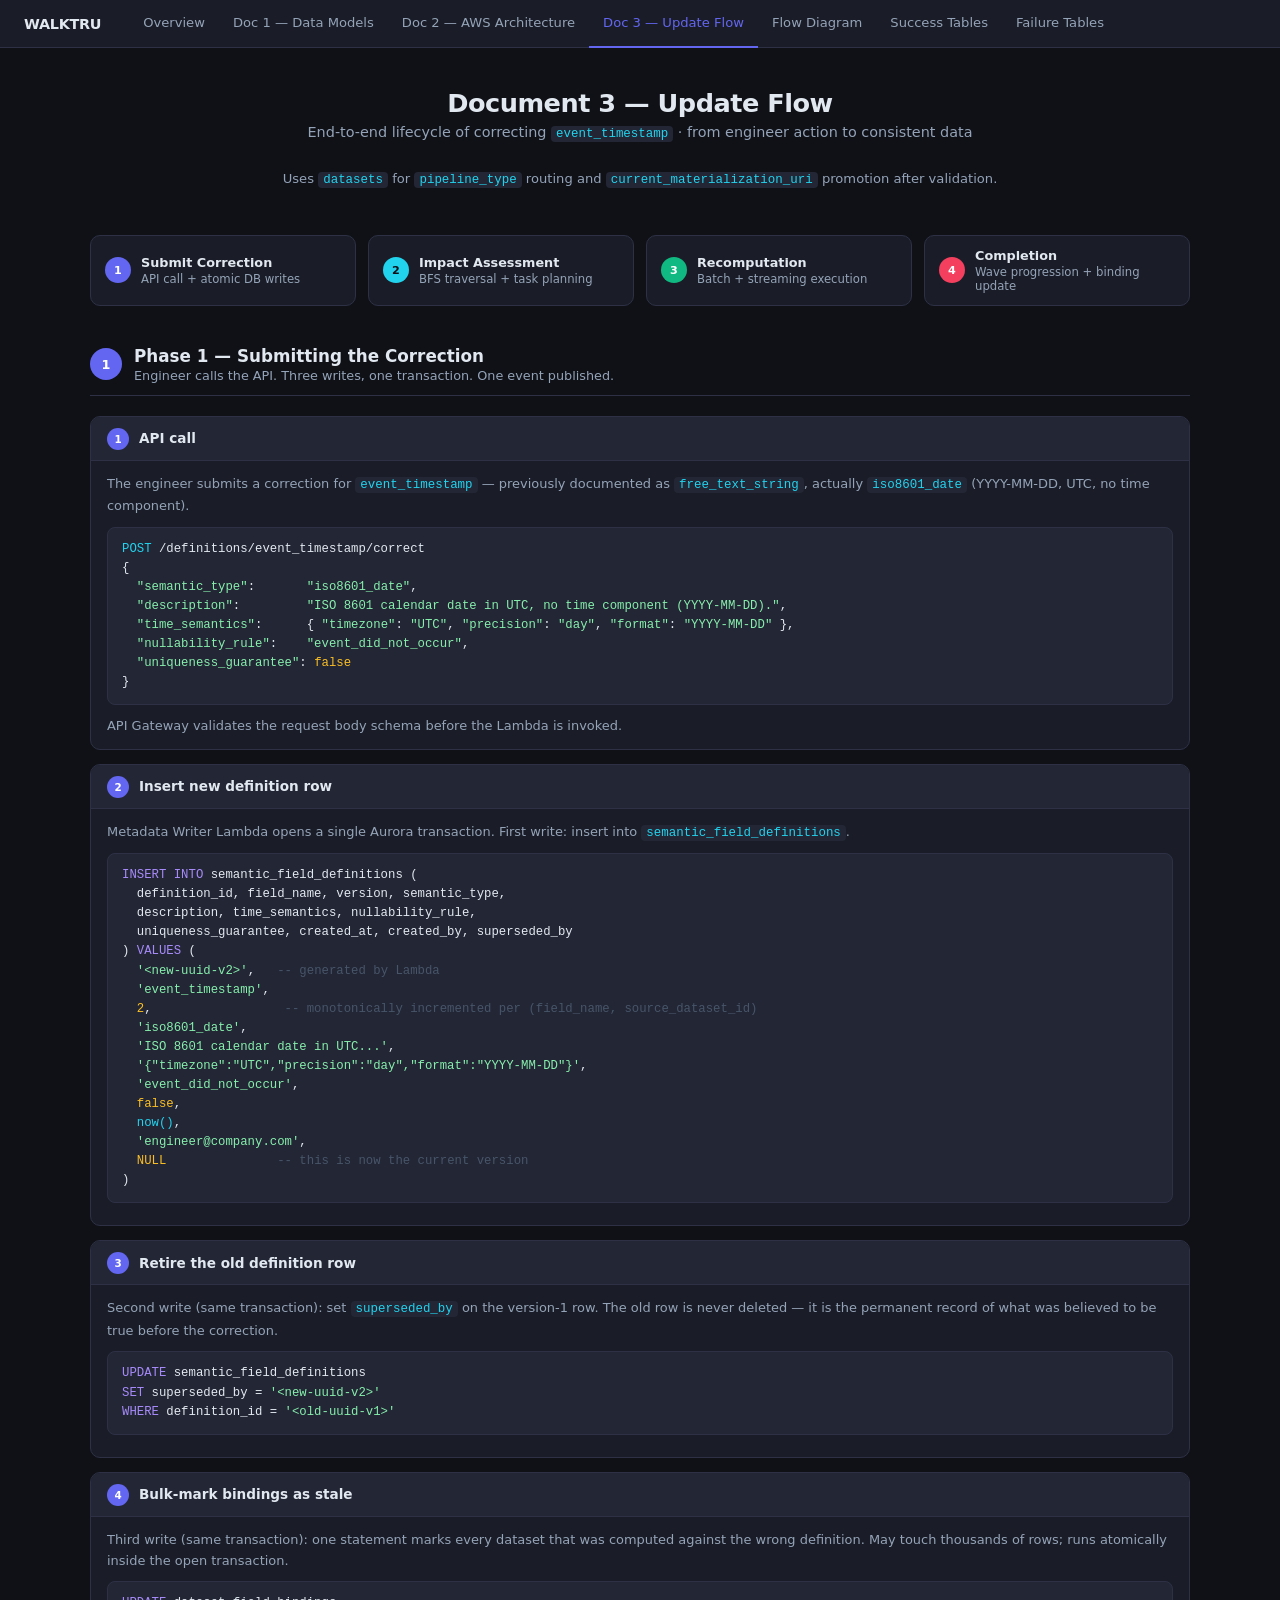
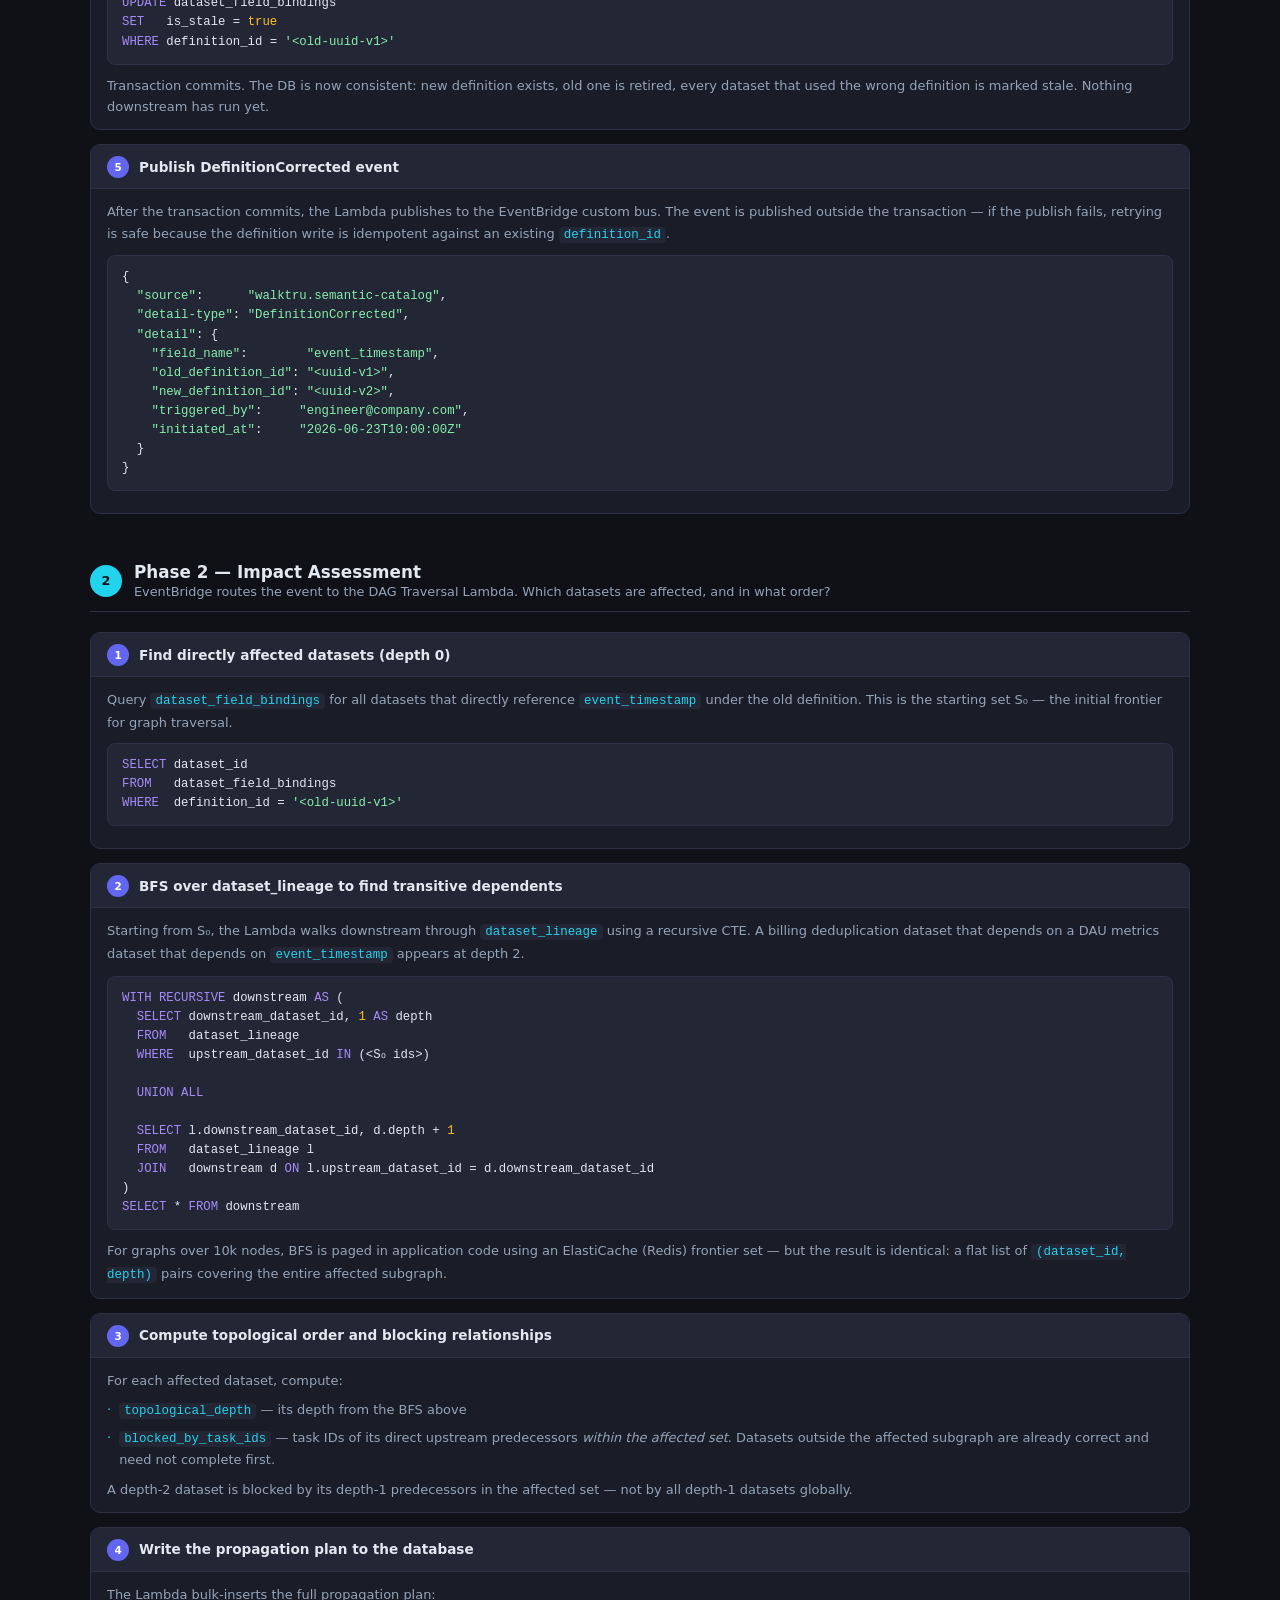
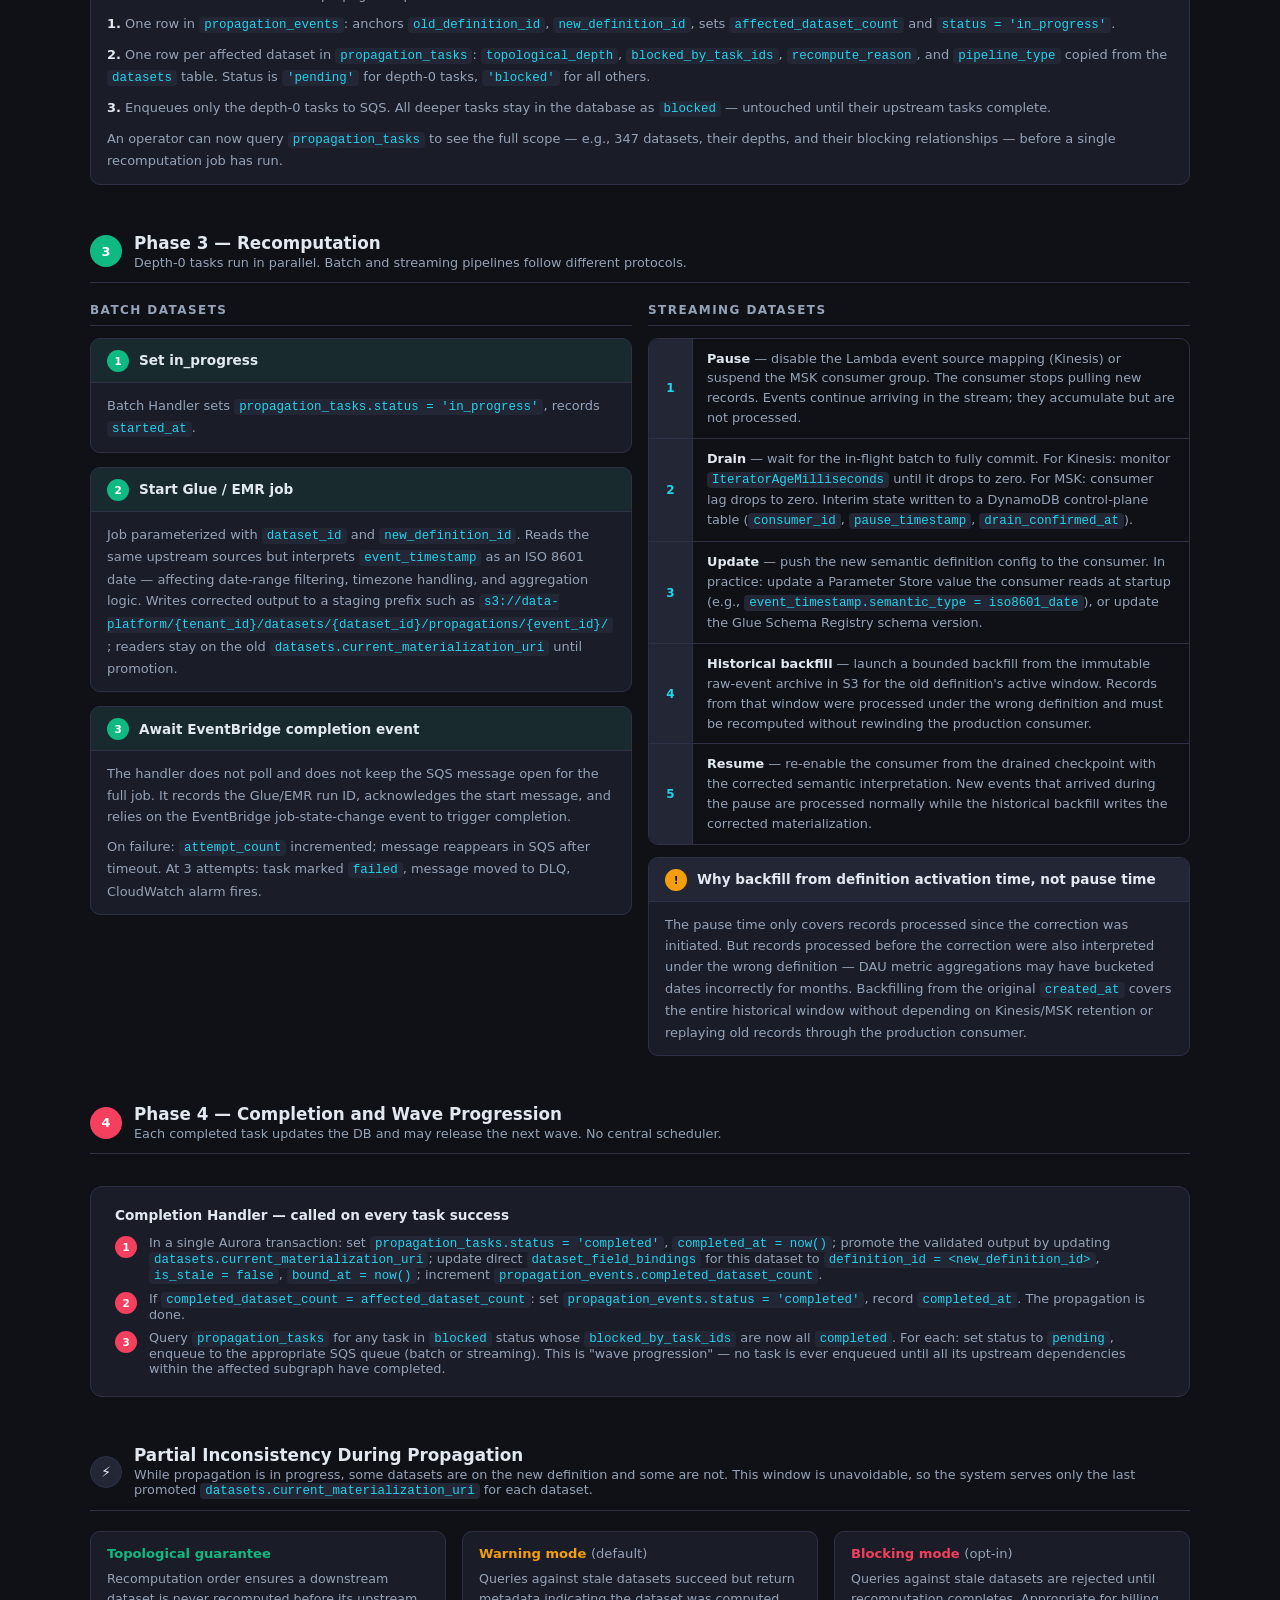
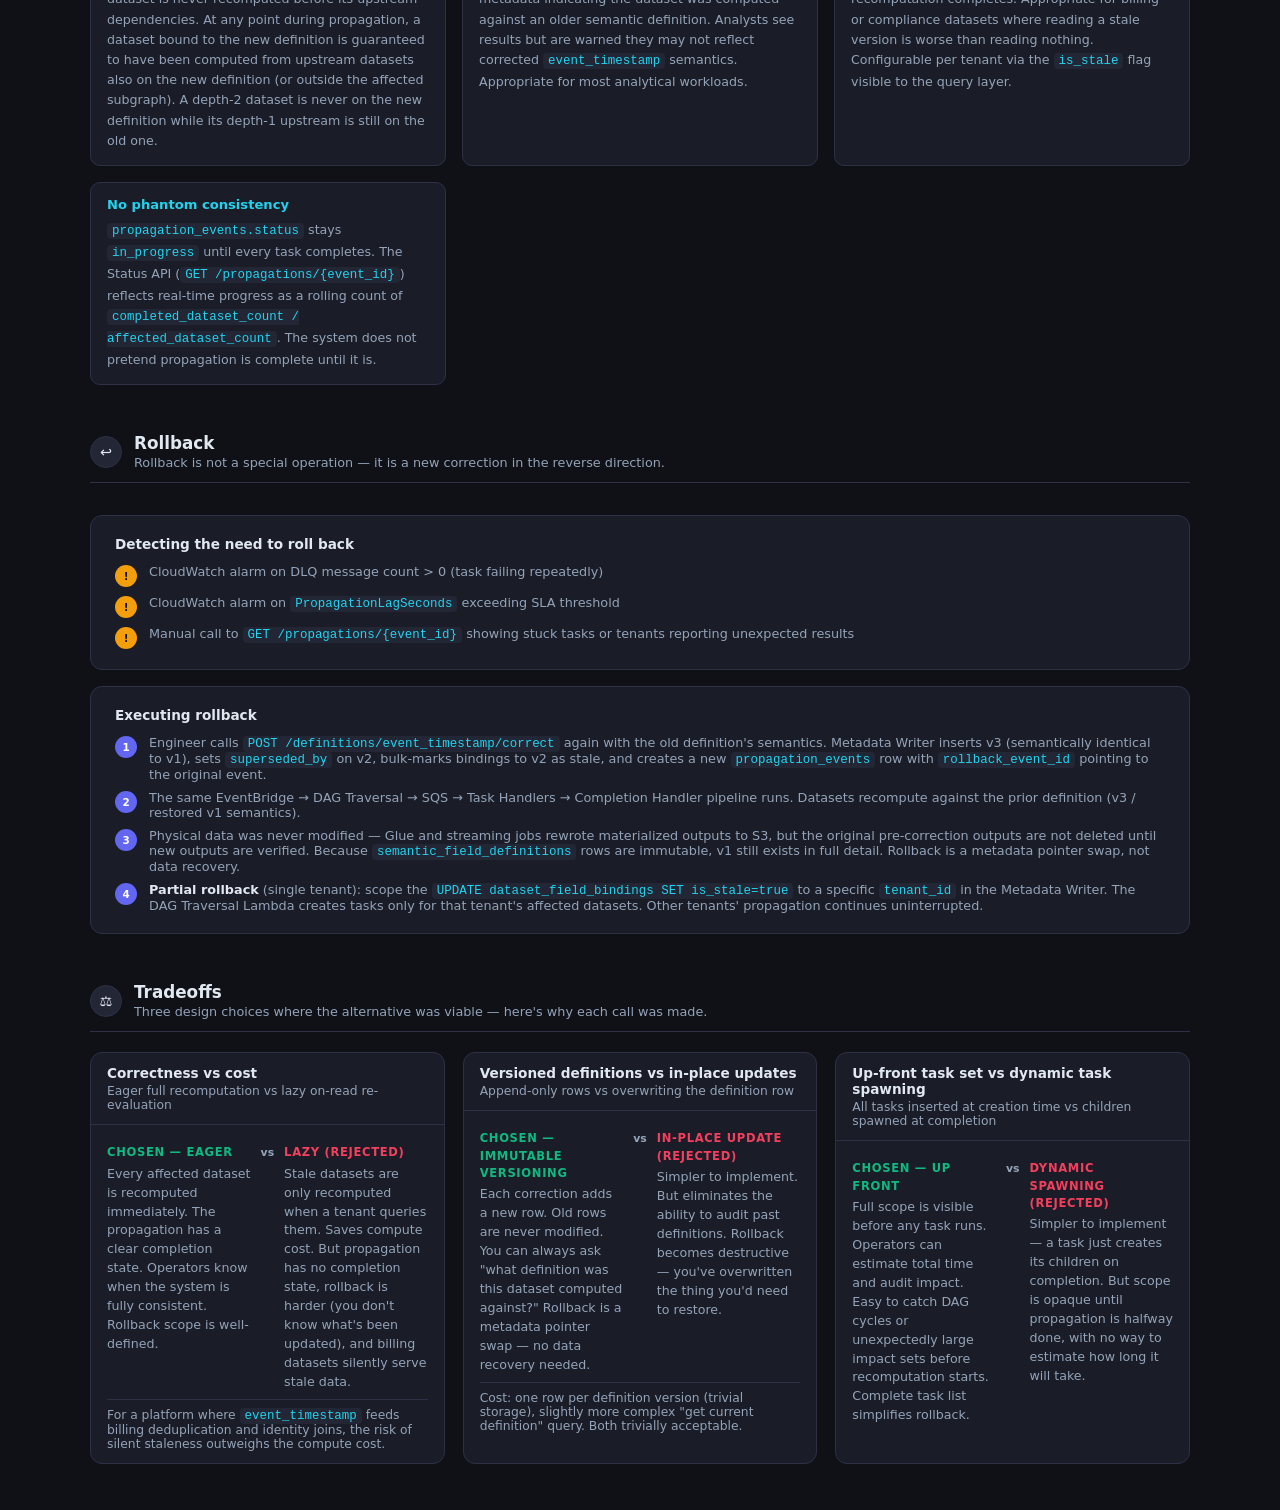
<file: pages/doc3.html>
<!DOCTYPE html>
<html lang="en">
<head>
  <meta charset="UTF-8" />
  <meta name="viewport" content="width=device-width, initial-scale=1.0" />
  <title>Doc 3 — Update Flow</title>
  <link rel="stylesheet" href="../assets/style.css" />
  <style>
    /* Phase header strip */
    .phases-bar {
      max-width: 1100px; margin: 0 auto 40px;
      display: grid; grid-template-columns: repeat(4, 1fr); gap: 12px;
    }
    .phase-chip {
      background: var(--surface); border: 1px solid var(--border);
      border-radius: 10px; padding: 12px 14px;
      display: flex; align-items: center; gap: 10px;
    }
    .phase-num {
      width: 26px; height: 26px; border-radius: 50%;
      display: flex; align-items: center; justify-content: center;
      font-size: 0.7rem; font-weight: 800; flex-shrink: 0;
    }
    .phase-label { font-size: 0.8rem; font-weight: 600; color: var(--text); line-height: 1.3; }
    .phase-sub { font-size: 0.73rem; color: var(--muted); }

    /* Phase section */
    .phase-section { max-width: 1100px; margin: 0 auto 48px; }
    .phase-title {
      display: flex; align-items: center; gap: 12px;
      margin-bottom: 20px; padding-bottom: 12px;
      border-bottom: 1px solid var(--border);
    }
    .phase-title h2 { font-size: 1.05rem; color: var(--text); }
    .phase-title p  { font-size: 0.8rem; color: var(--muted); margin-top: 2px; }

    /* Step blocks */
    .steps { display: flex; flex-direction: column; gap: 14px; }
    .step-block {
      background: var(--surface); border: 1px solid var(--border);
      border-radius: 10px; overflow: hidden;
    }
    .step-header {
      padding: 10px 16px; display: flex; align-items: center; gap: 10px;
      border-bottom: 1px solid var(--border); background: var(--surface2);
    }
    .step-header .step-num {
      width: 22px; height: 22px; border-radius: 50%;
      background: var(--accent); color: white;
      font-size: 0.65rem; font-weight: 800;
      display: flex; align-items: center; justify-content: center;
      flex-shrink: 0;
    }
    .step-header h3 { font-size: 0.85rem; color: var(--text); font-weight: 600; }
    .step-body {
      padding: 12px 16px; font-size: 0.81rem;
      color: var(--muted); line-height: 1.65;
    }
    .step-body p { margin-bottom: 8px; }
    .step-body p:last-child { margin-bottom: 0; }

    /* Code blocks */
    pre.code-block {
      background: var(--surface2); border: 1px solid var(--border);
      border-radius: 8px; padding: 12px 14px; margin: 10px 0;
      font-family: 'Consolas','Fira Code',monospace;
      font-size: 0.77rem; color: var(--text);
      overflow-x: auto; line-height: 1.55;
      white-space: pre;
    }
    pre.code-block .kw  { color: #a78bfa; }
    pre.code-block .fn  { color: #22d3ee; }
    pre.code-block .str { color: #86efac; }
    pre.code-block .cmt { color: #475569; }
    pre.code-block .val { color: #fbbf24; }

    /* Two-column layout for phase 3 batch/streaming */
    .two-col {
      display: grid; grid-template-columns: 1fr 1fr; gap: 16px;
    }
    @media (max-width: 700px) { .two-col { grid-template-columns: 1fr; } }

    /* Streaming protocol steps */
    .protocol-steps {
      display: flex; flex-direction: column; gap: 0;
      border: 1px solid var(--border); border-radius: 10px; overflow: hidden;
    }
    .protocol-step {
      display: flex; gap: 0;
      border-bottom: 1px solid var(--border);
    }
    .protocol-step:last-child { border-bottom: none; }
    .proto-num {
      width: 44px; flex-shrink: 0;
      background: var(--surface2);
      display: flex; align-items: center; justify-content: center;
      font-size: 0.75rem; font-weight: 800;
      border-right: 1px solid var(--border);
    }
    .proto-body { padding: 10px 14px; font-size: 0.8rem; color: var(--muted); line-height: 1.55; }
    .proto-body strong { color: var(--text); }

    /* Inconsistency modes */
    .mode-grid { display: grid; grid-template-columns: repeat(auto-fill, minmax(300px, 1fr)); gap: 16px; }
    .mode-card {
      background: var(--surface); border: 1px solid var(--border);
      border-radius: 10px; padding: 14px 16px;
    }
    .mode-card h4 { font-size: 0.82rem; font-weight: 700; color: var(--text); margin-bottom: 8px; }
    .mode-card p  { font-size: 0.79rem; color: var(--muted); line-height: 1.6; }

    /* Tradeoffs */
    .tradeoff-grid { display: grid; grid-template-columns: repeat(auto-fill, minmax(320px, 1fr)); gap: 18px; }
    .tradeoff-card {
      background: var(--surface); border: 1px solid var(--border);
      border-radius: 12px; overflow: hidden;
    }
    .tradeoff-header { padding: 12px 16px; border-bottom: 1px solid var(--border); }
    .tradeoff-header h4 { font-size: 0.85rem; font-weight: 700; color: var(--text); margin-bottom: 3px; }
    .tradeoff-header p  { font-size: 0.77rem; color: var(--muted); }
    .tradeoff-body { padding: 12px 16px; }
    .tradeoff-row {
      display: flex; gap: 10px; align-items: flex-start;
      padding: 7px 0; border-bottom: 1px solid var(--border);
      font-size: 0.79rem;
    }
    .tradeoff-row:last-child { border-bottom: none; padding-bottom: 0; }
    .tradeoff-side {
      flex: 1; color: var(--muted); line-height: 1.5;
    }
    .tradeoff-side strong { display: block; margin-bottom: 3px; font-size: 0.72rem; text-transform: uppercase; letter-spacing: 0.06em; }
    .tradeoff-vs {
      flex-shrink: 0; font-size: 0.68rem; font-weight: 800;
      color: var(--muted); padding-top: 2px;
    }
    .chosen strong { color: var(--accent4); }
    .alt strong    { color: var(--accent5); }

    .sec { margin-bottom: 48px; }

    @media (max-width: 700px) {
      .phases-bar { grid-template-columns: minmax(0, 1fr); gap: 10px; margin-bottom: 32px; }
      .phase-section { margin-bottom: 36px; }
      .phase-title { align-items: flex-start; }
      .mode-grid, .tradeoff-grid { grid-template-columns: minmax(0, 1fr); }
      .phase-chip, .step-block, .mode-card, .tradeoff-card, .flow-note { min-width: 0; }
      .step-body { min-width: 0; }
      .protocol-step { align-items: stretch; }
      .tradeoff-row { flex-direction: column; gap: 4px; }
      .tradeoff-vs { display: none; }
      pre.code-block { max-width: 100%; font-size: 0.7rem; }
    }
  </style>
</head>
<body>
<div class="page-content">

<h1>Document 3 — Update Flow</h1>
<p class="subtitle">End-to-end lifecycle of correcting <code>event_timestamp</code> · from engineer action to consistent data</p>
<p class="subtitle" style="margin-top:-18px;font-size:0.82rem;">Uses <code>datasets</code> for <code>pipeline_type</code> routing and <code>current_materialization_uri</code> promotion after validation.</p>

<!-- ── Phase overview ── -->
<div class="phases-bar">
  <div class="phase-chip">
    <div class="phase-num" style="background:var(--accent);color:white">1</div>
    <div><div class="phase-label">Submit Correction</div><div class="phase-sub">API call + atomic DB writes</div></div>
  </div>
  <div class="phase-chip">
    <div class="phase-num" style="background:var(--accent2);color:#0f1117">2</div>
    <div><div class="phase-label">Impact Assessment</div><div class="phase-sub">BFS traversal + task planning</div></div>
  </div>
  <div class="phase-chip">
    <div class="phase-num" style="background:var(--accent4);color:white">3</div>
    <div><div class="phase-label">Recomputation</div><div class="phase-sub">Batch + streaming execution</div></div>
  </div>
  <div class="phase-chip">
    <div class="phase-num" style="background:var(--accent5);color:white">4</div>
    <div><div class="phase-label">Completion</div><div class="phase-sub">Wave progression + binding update</div></div>
  </div>
</div>

<!-- ── Phase 1 ── -->
<div class="phase-section sec">
  <div class="phase-title">
    <div class="phase-num" style="background:var(--accent);color:white;width:32px;height:32px;border-radius:50%;display:flex;align-items:center;justify-content:center;font-size:0.8rem;font-weight:800;flex-shrink:0">1</div>
    <div>
      <h2>Phase 1 — Submitting the Correction</h2>
      <p>Engineer calls the API. Three writes, one transaction. One event published.</p>
    </div>
  </div>
  <div class="steps">

    <div class="step-block">
      <div class="step-header"><div class="step-num">1</div><h3>API call</h3></div>
      <div class="step-body">
        <p>The engineer submits a correction for <code>event_timestamp</code> — previously documented as <code>free_text_string</code>, actually <code>iso8601_date</code> (YYYY-MM-DD, UTC, no time component).</p>
        <pre class="code-block"><span class="fn">POST</span> /definitions/event_timestamp/correct
{
  <span class="str">"semantic_type"</span>:       <span class="str">"iso8601_date"</span>,
  <span class="str">"description"</span>:         <span class="str">"ISO 8601 calendar date in UTC, no time component (YYYY-MM-DD)."</span>,
  <span class="str">"time_semantics"</span>:      { <span class="str">"timezone"</span>: <span class="str">"UTC"</span>, <span class="str">"precision"</span>: <span class="str">"day"</span>, <span class="str">"format"</span>: <span class="str">"YYYY-MM-DD"</span> },
  <span class="str">"nullability_rule"</span>:    <span class="str">"event_did_not_occur"</span>,
  <span class="str">"uniqueness_guarantee"</span>: <span class="val">false</span>
}</pre>
        <p>API Gateway validates the request body schema before the Lambda is invoked.</p>
      </div>
    </div>

    <div class="step-block">
      <div class="step-header"><div class="step-num">2</div><h3>Insert new definition row</h3></div>
      <div class="step-body">
        <p>Metadata Writer Lambda opens a single Aurora transaction. First write: insert into <code>semantic_field_definitions</code>.</p>
        <pre class="code-block"><span class="kw">INSERT INTO</span> semantic_field_definitions (
  definition_id, field_name, version, semantic_type,
  description, time_semantics, nullability_rule,
  uniqueness_guarantee, created_at, created_by, superseded_by
) <span class="kw">VALUES</span> (
  <span class="str">'&lt;new-uuid-v2&gt;'</span>,   <span class="cmt">-- generated by Lambda</span>
  <span class="str">'event_timestamp'</span>,
  <span class="val">2</span>,                  <span class="cmt">-- monotonically incremented per (field_name, source_dataset_id)</span>
  <span class="str">'iso8601_date'</span>,
  <span class="str">'ISO 8601 calendar date in UTC...'</span>,
  <span class="str">'{"timezone":"UTC","precision":"day","format":"YYYY-MM-DD"}'</span>,
  <span class="str">'event_did_not_occur'</span>,
  <span class="val">false</span>,
  <span class="fn">now()</span>,
  <span class="str">'engineer@company.com'</span>,
  <span class="val">NULL</span>               <span class="cmt">-- this is now the current version</span>
)</pre>
      </div>
    </div>

    <div class="step-block">
      <div class="step-header"><div class="step-num">3</div><h3>Retire the old definition row</h3></div>
      <div class="step-body">
        <p>Second write (same transaction): set <code>superseded_by</code> on the version-1 row. The old row is never deleted — it is the permanent record of what was believed to be true before the correction.</p>
        <pre class="code-block"><span class="kw">UPDATE</span> semantic_field_definitions
<span class="kw">SET</span> superseded_by = <span class="str">'&lt;new-uuid-v2&gt;'</span>
<span class="kw">WHERE</span> definition_id = <span class="str">'&lt;old-uuid-v1&gt;'</span></pre>
      </div>
    </div>

    <div class="step-block">
      <div class="step-header"><div class="step-num">4</div><h3>Bulk-mark bindings as stale</h3></div>
      <div class="step-body">
        <p>Third write (same transaction): one statement marks every dataset that was computed against the wrong definition. May touch thousands of rows; runs atomically inside the open transaction.</p>
        <pre class="code-block"><span class="kw">UPDATE</span> dataset_field_bindings
<span class="kw">SET</span>   is_stale = <span class="val">true</span>
<span class="kw">WHERE</span> definition_id = <span class="str">'&lt;old-uuid-v1&gt;'</span></pre>
        <p>Transaction commits. The DB is now consistent: new definition exists, old one is retired, every dataset that used the wrong definition is marked stale. Nothing downstream has run yet.</p>
      </div>
    </div>

    <div class="step-block">
      <div class="step-header"><div class="step-num">5</div><h3>Publish DefinitionCorrected event</h3></div>
      <div class="step-body">
        <p>After the transaction commits, the Lambda publishes to the EventBridge custom bus. The event is published outside the transaction — if the publish fails, retrying is safe because the definition write is idempotent against an existing <code>definition_id</code>.</p>
        <pre class="code-block">{
  <span class="str">"source"</span>:      <span class="str">"walktru.semantic-catalog"</span>,
  <span class="str">"detail-type"</span>: <span class="str">"DefinitionCorrected"</span>,
  <span class="str">"detail"</span>: {
    <span class="str">"field_name"</span>:        <span class="str">"event_timestamp"</span>,
    <span class="str">"old_definition_id"</span>: <span class="str">"&lt;uuid-v1&gt;"</span>,
    <span class="str">"new_definition_id"</span>: <span class="str">"&lt;uuid-v2&gt;"</span>,
    <span class="str">"triggered_by"</span>:     <span class="str">"engineer@company.com"</span>,
    <span class="str">"initiated_at"</span>:     <span class="str">"2026-06-23T10:00:00Z"</span>
  }
}</pre>
      </div>
    </div>

  </div>
</div>

<!-- ── Phase 2 ── -->
<div class="phase-section sec">
  <div class="phase-title">
    <div class="phase-num" style="background:var(--accent2);color:#0f1117;width:32px;height:32px;border-radius:50%;display:flex;align-items:center;justify-content:center;font-size:0.8rem;font-weight:800;flex-shrink:0">2</div>
    <div>
      <h2>Phase 2 — Impact Assessment</h2>
      <p>EventBridge routes the event to the DAG Traversal Lambda. Which datasets are affected, and in what order?</p>
    </div>
  </div>
  <div class="steps">

    <div class="step-block">
      <div class="step-header"><div class="step-num">1</div><h3>Find directly affected datasets (depth 0)</h3></div>
      <div class="step-body">
        <p>Query <code>dataset_field_bindings</code> for all datasets that directly reference <code>event_timestamp</code> under the old definition. This is the starting set S₀ — the initial frontier for graph traversal.</p>
        <pre class="code-block"><span class="kw">SELECT</span> dataset_id
<span class="kw">FROM</span>   dataset_field_bindings
<span class="kw">WHERE</span>  definition_id = <span class="str">'&lt;old-uuid-v1&gt;'</span></pre>
      </div>
    </div>

    <div class="step-block">
      <div class="step-header"><div class="step-num">2</div><h3>BFS over dataset_lineage to find transitive dependents</h3></div>
      <div class="step-body">
        <p>Starting from S₀, the Lambda walks downstream through <code>dataset_lineage</code> using a recursive CTE. A billing deduplication dataset that depends on a DAU metrics dataset that depends on <code>event_timestamp</code> appears at depth 2.</p>
        <pre class="code-block"><span class="kw">WITH RECURSIVE</span> downstream <span class="kw">AS</span> (
  <span class="kw">SELECT</span> downstream_dataset_id, <span class="val">1</span> <span class="kw">AS</span> depth
  <span class="kw">FROM</span>   dataset_lineage
  <span class="kw">WHERE</span>  upstream_dataset_id <span class="kw">IN</span> (&lt;S₀ ids&gt;)

  <span class="kw">UNION ALL</span>

  <span class="kw">SELECT</span> l.downstream_dataset_id, d.depth + <span class="val">1</span>
  <span class="kw">FROM</span>   dataset_lineage l
  <span class="kw">JOIN</span>   downstream d <span class="kw">ON</span> l.upstream_dataset_id = d.downstream_dataset_id
)
<span class="kw">SELECT</span> * <span class="kw">FROM</span> downstream</pre>
        <p>For graphs over 10k nodes, BFS is paged in application code using an ElastiCache (Redis) frontier set — but the result is identical: a flat list of <code>(dataset_id, depth)</code> pairs covering the entire affected subgraph.</p>
      </div>
    </div>

    <div class="step-block">
      <div class="step-header"><div class="step-num">3</div><h3>Compute topological order and blocking relationships</h3></div>
      <div class="step-body">
        <p>For each affected dataset, compute:</p>
        <ul style="list-style:none;display:flex;flex-direction:column;gap:5px;margin:6px 0 8px">
          <li style="display:flex;gap:8px"><span style="color:var(--accent2)">·</span><span><code>topological_depth</code> — its depth from the BFS above</span></li>
          <li style="display:flex;gap:8px"><span style="color:var(--accent2)">·</span><span><code>blocked_by_task_ids</code> — task IDs of its direct upstream predecessors <em>within the affected set</em>. Datasets outside the affected subgraph are already correct and need not complete first.</span></li>
        </ul>
        <p>A depth-2 dataset is blocked by its depth-1 predecessors in the affected set — not by all depth-1 datasets globally.</p>
      </div>
    </div>

    <div class="step-block">
      <div class="step-header"><div class="step-num">4</div><h3>Write the propagation plan to the database</h3></div>
      <div class="step-body">
        <p>The Lambda bulk-inserts the full propagation plan:</p>
        <p><strong style="color:var(--text)">1.</strong> One row in <code>propagation_events</code>: anchors <code>old_definition_id</code>, <code>new_definition_id</code>, sets <code>affected_dataset_count</code> and <code>status = 'in_progress'</code>.</p>
        <p><strong style="color:var(--text)">2.</strong> One row per affected dataset in <code>propagation_tasks</code>: <code>topological_depth</code>, <code>blocked_by_task_ids</code>, <code>recompute_reason</code>, and <code>pipeline_type</code> copied from the <code>datasets</code> table. Status is <code>'pending'</code> for depth-0 tasks, <code>'blocked'</code> for all others.</p>
        <p><strong style="color:var(--text)">3.</strong> Enqueues only the depth-0 tasks to SQS. All deeper tasks stay in the database as <code>blocked</code> — untouched until their upstream tasks complete.</p>
        <p>An operator can now query <code>propagation_tasks</code> to see the full scope — e.g., 347 datasets, their depths, and their blocking relationships — before a single recomputation job has run.</p>
      </div>
    </div>

  </div>
</div>

<!-- ── Phase 3 ── -->
<div class="phase-section sec">
  <div class="phase-title">
    <div class="phase-num" style="background:var(--accent4);color:white;width:32px;height:32px;border-radius:50%;display:flex;align-items:center;justify-content:center;font-size:0.8rem;font-weight:800;flex-shrink:0">3</div>
    <div>
      <h2>Phase 3 — Recomputation</h2>
      <p>Depth-0 tasks run in parallel. Batch and streaming pipelines follow different protocols.</p>
    </div>
  </div>

  <div class="two-col">
    <!-- Batch path -->
    <div>
      <p class="section-title" style="margin-bottom:12px">Batch datasets</p>
      <div class="steps">
        <div class="step-block">
          <div class="step-header" style="background:rgba(16,185,129,0.08)"><div class="step-num" style="background:var(--accent4)">1</div><h3>Set in_progress</h3></div>
          <div class="step-body"><p>Batch Handler sets <code>propagation_tasks.status = 'in_progress'</code>, records <code>started_at</code>.</p></div>
        </div>
        <div class="step-block">
          <div class="step-header" style="background:rgba(16,185,129,0.08)"><div class="step-num" style="background:var(--accent4)">2</div><h3>Start Glue / EMR job</h3></div>
          <div class="step-body"><p>Job parameterized with <code>dataset_id</code> and <code>new_definition_id</code>. Reads the same upstream sources but interprets <code>event_timestamp</code> as an ISO 8601 date — affecting date-range filtering, timezone handling, and aggregation logic. Writes corrected output to a staging prefix such as <code>s3://data-platform/{tenant_id}/datasets/{dataset_id}/propagations/{event_id}/</code>; readers stay on the old <code>datasets.current_materialization_uri</code> until promotion.</p></div>
        </div>
        <div class="step-block">
          <div class="step-header" style="background:rgba(16,185,129,0.08)"><div class="step-num" style="background:var(--accent4)">3</div><h3>Await EventBridge completion event</h3></div>
          <div class="step-body"><p>The handler does not poll and does not keep the SQS message open for the full job. It records the Glue/EMR run ID, acknowledges the start message, and relies on the EventBridge job-state-change event to trigger completion.</p>
          <p>On failure: <code>attempt_count</code> incremented; message reappears in SQS after timeout. At 3 attempts: task marked <code>failed</code>, message moved to DLQ, CloudWatch alarm fires.</p></div>
        </div>
      </div>
    </div>

    <!-- Streaming path -->
    <div>
      <p class="section-title" style="margin-bottom:12px">Streaming datasets</p>
      <div class="protocol-steps">
        <div class="protocol-step">
          <div class="proto-num" style="color:var(--accent2)">1</div>
          <div class="proto-body"><strong>Pause</strong> — disable the Lambda event source mapping (Kinesis) or suspend the MSK consumer group. The consumer stops pulling new records. Events continue arriving in the stream; they accumulate but are not processed.</div>
        </div>
        <div class="protocol-step">
          <div class="proto-num" style="color:var(--accent2)">2</div>
          <div class="proto-body"><strong>Drain</strong> — wait for the in-flight batch to fully commit. For Kinesis: monitor <code>IteratorAgeMilliseconds</code> until it drops to zero. For MSK: consumer lag drops to zero. Interim state written to a DynamoDB control-plane table (<code>consumer_id</code>, <code>pause_timestamp</code>, <code>drain_confirmed_at</code>).</div>
        </div>
        <div class="protocol-step">
          <div class="proto-num" style="color:var(--accent2)">3</div>
          <div class="proto-body"><strong>Update</strong> — push the new semantic definition config to the consumer. In practice: update a Parameter Store value the consumer reads at startup (e.g., <code>event_timestamp.semantic_type = iso8601_date</code>), or update the Glue Schema Registry schema version.</div>
        </div>
        <div class="protocol-step">
          <div class="proto-num" style="color:var(--accent2)">4</div>
          <div class="proto-body"><strong>Historical backfill</strong> — launch a bounded backfill from the immutable raw-event archive in S3 for the old definition's active window. Records from that window were processed under the wrong definition and must be recomputed without rewinding the production consumer.</div>
        </div>
        <div class="protocol-step">
          <div class="proto-num" style="color:var(--accent2)">5</div>
          <div class="proto-body"><strong>Resume</strong> — re-enable the consumer from the drained checkpoint with the corrected semantic interpretation. New events that arrived during the pause are processed normally while the historical backfill writes the corrected materialization.</div>
        </div>
      </div>
      <div class="step-block" style="margin-top:12px">
        <div class="step-header"><div class="step-num" style="background:var(--accent3);color:#0f1117">!</div><h3>Why backfill from definition activation time, not pause time</h3></div>
        <div class="step-body"><p>The pause time only covers records processed since the correction was initiated. But records processed before the correction were also interpreted under the wrong definition — DAU metric aggregations may have bucketed dates incorrectly for months. Backfilling from the original <code>created_at</code> covers the entire historical window without depending on Kinesis/MSK retention or replaying old records through the production consumer.</p></div>
      </div>
    </div>
  </div>
</div>

<!-- ── Phase 4 ── -->
<div class="phase-section sec">
  <div class="phase-title">
    <div class="phase-num" style="background:var(--accent5);color:white;width:32px;height:32px;border-radius:50%;display:flex;align-items:center;justify-content:center;font-size:0.8rem;font-weight:800;flex-shrink:0">4</div>
    <div>
      <h2>Phase 4 — Completion and Wave Progression</h2>
      <p>Each completed task updates the DB and may release the next wave. No central scheduler.</p>
    </div>
  </div>
  <div class="flow-note" style="max-width:none;">
    <h3>Completion Handler — called on every task success</h3>
    <div class="flow-steps">
      <div class="flow-step"><div class="step-num" style="background:var(--accent5)">1</div><span>In a single Aurora transaction: set <code>propagation_tasks.status = 'completed'</code>, <code>completed_at = now()</code>; promote the validated output by updating <code>datasets.current_materialization_uri</code>; update direct <code>dataset_field_bindings</code> for this dataset to <code>definition_id = &lt;new_definition_id&gt;</code>, <code>is_stale = false</code>, <code>bound_at = now()</code>; increment <code>propagation_events.completed_dataset_count</code>.</span></div>
      <div class="flow-step"><div class="step-num" style="background:var(--accent5)">2</div><span>If <code>completed_dataset_count = affected_dataset_count</code>: set <code>propagation_events.status = 'completed'</code>, record <code>completed_at</code>. The propagation is done.</span></div>
      <div class="flow-step"><div class="step-num" style="background:var(--accent5)">3</div><span>Query <code>propagation_tasks</code> for any task in <code>blocked</code> status whose <code>blocked_by_task_ids</code> are now all <code>completed</code>. For each: set status to <code>pending</code>, enqueue to the appropriate SQS queue (batch or streaming). This is "wave progression" — no task is ever enqueued until all its upstream dependencies within the affected subgraph have completed.</span></div>
    </div>
  </div>
</div>

<!-- ── Partial Inconsistency ── -->
<div class="phase-section sec">
  <div class="phase-title">
    <div style="width:32px;height:32px;border-radius:50%;background:var(--surface2);border:1px solid var(--border);display:flex;align-items:center;justify-content:center;font-size:0.9rem;flex-shrink:0">⚡</div>
    <div>
      <h2>Partial Inconsistency During Propagation</h2>
      <p>While propagation is in progress, some datasets are on the new definition and some are not. This window is unavoidable, so the system serves only the last promoted <code>datasets.current_materialization_uri</code> for each dataset.</p>
    </div>
  </div>
  <div class="mode-grid">
    <div class="mode-card">
      <h4 style="color:var(--accent4)">Topological guarantee</h4>
      <p>Recomputation order ensures a downstream dataset is never recomputed before its upstream dependencies. At any point during propagation, a dataset bound to the new definition is guaranteed to have been computed from upstream datasets also on the new definition (or outside the affected subgraph). A depth-2 dataset is never on the new definition while its depth-1 upstream is still on the old one.</p>
    </div>
    <div class="mode-card">
      <h4 style="color:var(--accent3)">Warning mode <span style="font-weight:400;color:var(--muted)">(default)</span></h4>
      <p>Queries against stale datasets succeed but return metadata indicating the dataset was computed against an older semantic definition. Analysts see results but are warned they may not reflect corrected <code>event_timestamp</code> semantics. Appropriate for most analytical workloads.</p>
    </div>
    <div class="mode-card">
      <h4 style="color:var(--accent5)">Blocking mode <span style="font-weight:400;color:var(--muted)">(opt-in)</span></h4>
      <p>Queries against stale datasets are rejected until recomputation completes. Appropriate for billing or compliance datasets where reading a stale version is worse than reading nothing. Configurable per tenant via the <code>is_stale</code> flag visible to the query layer.</p>
    </div>
    <div class="mode-card">
      <h4 style="color:var(--accent2)">No phantom consistency</h4>
      <p><code>propagation_events.status</code> stays <code>in_progress</code> until every task completes. The Status API (<code>GET /propagations/{event_id}</code>) reflects real-time progress as a rolling count of <code>completed_dataset_count / affected_dataset_count</code>. The system does not pretend propagation is complete until it is.</p>
    </div>
  </div>
</div>

<!-- ── Rollback ── -->
<div class="phase-section sec">
  <div class="phase-title">
    <div style="width:32px;height:32px;border-radius:50%;background:var(--surface2);border:1px solid var(--border);display:flex;align-items:center;justify-content:center;font-size:0.9rem;flex-shrink:0">↩</div>
    <div>
      <h2>Rollback</h2>
      <p>Rollback is not a special operation — it is a new correction in the reverse direction.</p>
    </div>
  </div>
  <div class="flow-note" style="max-width:none;">
    <h3>Detecting the need to roll back</h3>
    <div class="flow-steps">
      <div class="flow-step"><div class="step-num" style="background:var(--accent3);color:#0f1117">!</div><span>CloudWatch alarm on DLQ message count &gt; 0 (task failing repeatedly)</span></div>
      <div class="flow-step"><div class="step-num" style="background:var(--accent3);color:#0f1117">!</div><span>CloudWatch alarm on <code>PropagationLagSeconds</code> exceeding SLA threshold</span></div>
      <div class="flow-step"><div class="step-num" style="background:var(--accent3);color:#0f1117">!</div><span>Manual call to <code>GET /propagations/{event_id}</code> showing stuck tasks or tenants reporting unexpected results</span></div>
    </div>
  </div>
  <div class="flow-note" style="max-width:none; margin-top:16px;">
    <h3>Executing rollback</h3>
    <div class="flow-steps">
      <div class="flow-step"><div class="step-num">1</div><span>Engineer calls <code>POST /definitions/event_timestamp/correct</code> again with the old definition's semantics. Metadata Writer inserts v3 (semantically identical to v1), sets <code>superseded_by</code> on v2, bulk-marks bindings to v2 as stale, and creates a new <code>propagation_events</code> row with <code>rollback_event_id</code> pointing to the original event.</span></div>
      <div class="flow-step"><div class="step-num">2</div><span>The same EventBridge → DAG Traversal → SQS → Task Handlers → Completion Handler pipeline runs. Datasets recompute against the prior definition (v3 / restored v1 semantics).</span></div>
      <div class="flow-step"><div class="step-num">3</div><span>Physical data was never modified — Glue and streaming jobs rewrote materialized outputs to S3, but the original pre-correction outputs are not deleted until new outputs are verified. Because <code>semantic_field_definitions</code> rows are immutable, v1 still exists in full detail. Rollback is a metadata pointer swap, not data recovery.</span></div>
      <div class="flow-step"><div class="step-num">4</div><span><strong style="color:var(--text)">Partial rollback</strong> (single tenant): scope the <code>UPDATE dataset_field_bindings SET is_stale=true</code> to a specific <code>tenant_id</code> in the Metadata Writer. The DAG Traversal Lambda creates tasks only for that tenant's affected datasets. Other tenants' propagation continues uninterrupted.</span></div>
    </div>
  </div>
</div>

<!-- ── Tradeoffs ── -->
<div class="phase-section sec">
  <div class="phase-title">
    <div style="width:32px;height:32px;border-radius:50%;background:var(--surface2);border:1px solid var(--border);display:flex;align-items:center;justify-content:center;font-size:0.9rem;flex-shrink:0">⚖</div>
    <div>
      <h2>Tradeoffs</h2>
      <p>Three design choices where the alternative was viable — here's why each call was made.</p>
    </div>
  </div>
  <div class="tradeoff-grid">

    <div class="tradeoff-card">
      <div class="tradeoff-header">
        <h4>Correctness vs cost</h4>
        <p>Eager full recomputation vs lazy on-read re-evaluation</p>
      </div>
      <div class="tradeoff-body">
        <div class="tradeoff-row">
          <div class="tradeoff-side chosen"><strong>Chosen — eager</strong>Every affected dataset is recomputed immediately. The propagation has a clear completion state. Operators know when the system is fully consistent. Rollback scope is well-defined.</div>
          <div class="tradeoff-vs">vs</div>
          <div class="tradeoff-side alt"><strong>Lazy (rejected)</strong>Stale datasets are only recomputed when a tenant queries them. Saves compute cost. But propagation has no completion state, rollback is harder (you don't know what's been updated), and billing datasets silently serve stale data.</div>
        </div>
        <p style="font-size:0.77rem;color:var(--muted);margin-top:8px;">For a platform where <code>event_timestamp</code> feeds billing deduplication and identity joins, the risk of silent staleness outweighs the compute cost.</p>
      </div>
    </div>

    <div class="tradeoff-card">
      <div class="tradeoff-header">
        <h4>Versioned definitions vs in-place updates</h4>
        <p>Append-only rows vs overwriting the definition row</p>
      </div>
      <div class="tradeoff-body">
        <div class="tradeoff-row">
          <div class="tradeoff-side chosen"><strong>Chosen — immutable versioning</strong>Each correction adds a new row. Old rows are never modified. You can always ask "what definition was this dataset computed against?" Rollback is a metadata pointer swap — no data recovery needed.</div>
          <div class="tradeoff-vs">vs</div>
          <div class="tradeoff-side alt"><strong>In-place update (rejected)</strong>Simpler to implement. But eliminates the ability to audit past definitions. Rollback becomes destructive — you've overwritten the thing you'd need to restore.</div>
        </div>
        <p style="font-size:0.77rem;color:var(--muted);margin-top:8px;">Cost: one row per definition version (trivial storage), slightly more complex "get current definition" query. Both trivially acceptable.</p>
      </div>
    </div>

    <div class="tradeoff-card">
      <div class="tradeoff-header">
        <h4>Up-front task set vs dynamic task spawning</h4>
        <p>All tasks inserted at creation time vs children spawned at completion</p>
      </div>
      <div class="tradeoff-body">
        <div class="tradeoff-row">
          <div class="tradeoff-side chosen"><strong>Chosen — up front</strong>Full scope is visible before any task runs. Operators can estimate total time and audit impact. Easy to catch DAG cycles or unexpectedly large impact sets before recomputation starts. Complete task list simplifies rollback.</div>
          <div class="tradeoff-vs">vs</div>
          <div class="tradeoff-side alt"><strong>Dynamic spawning (rejected)</strong>Simpler to implement — a task just creates its children on completion. But scope is opaque until propagation is halfway done, with no way to estimate how long it will take.</div>
        </div>
      </div>
    </div>

  </div>
</div>

</div>
<script src="../assets/nav.js"></script>
</body>
</html>
</file>
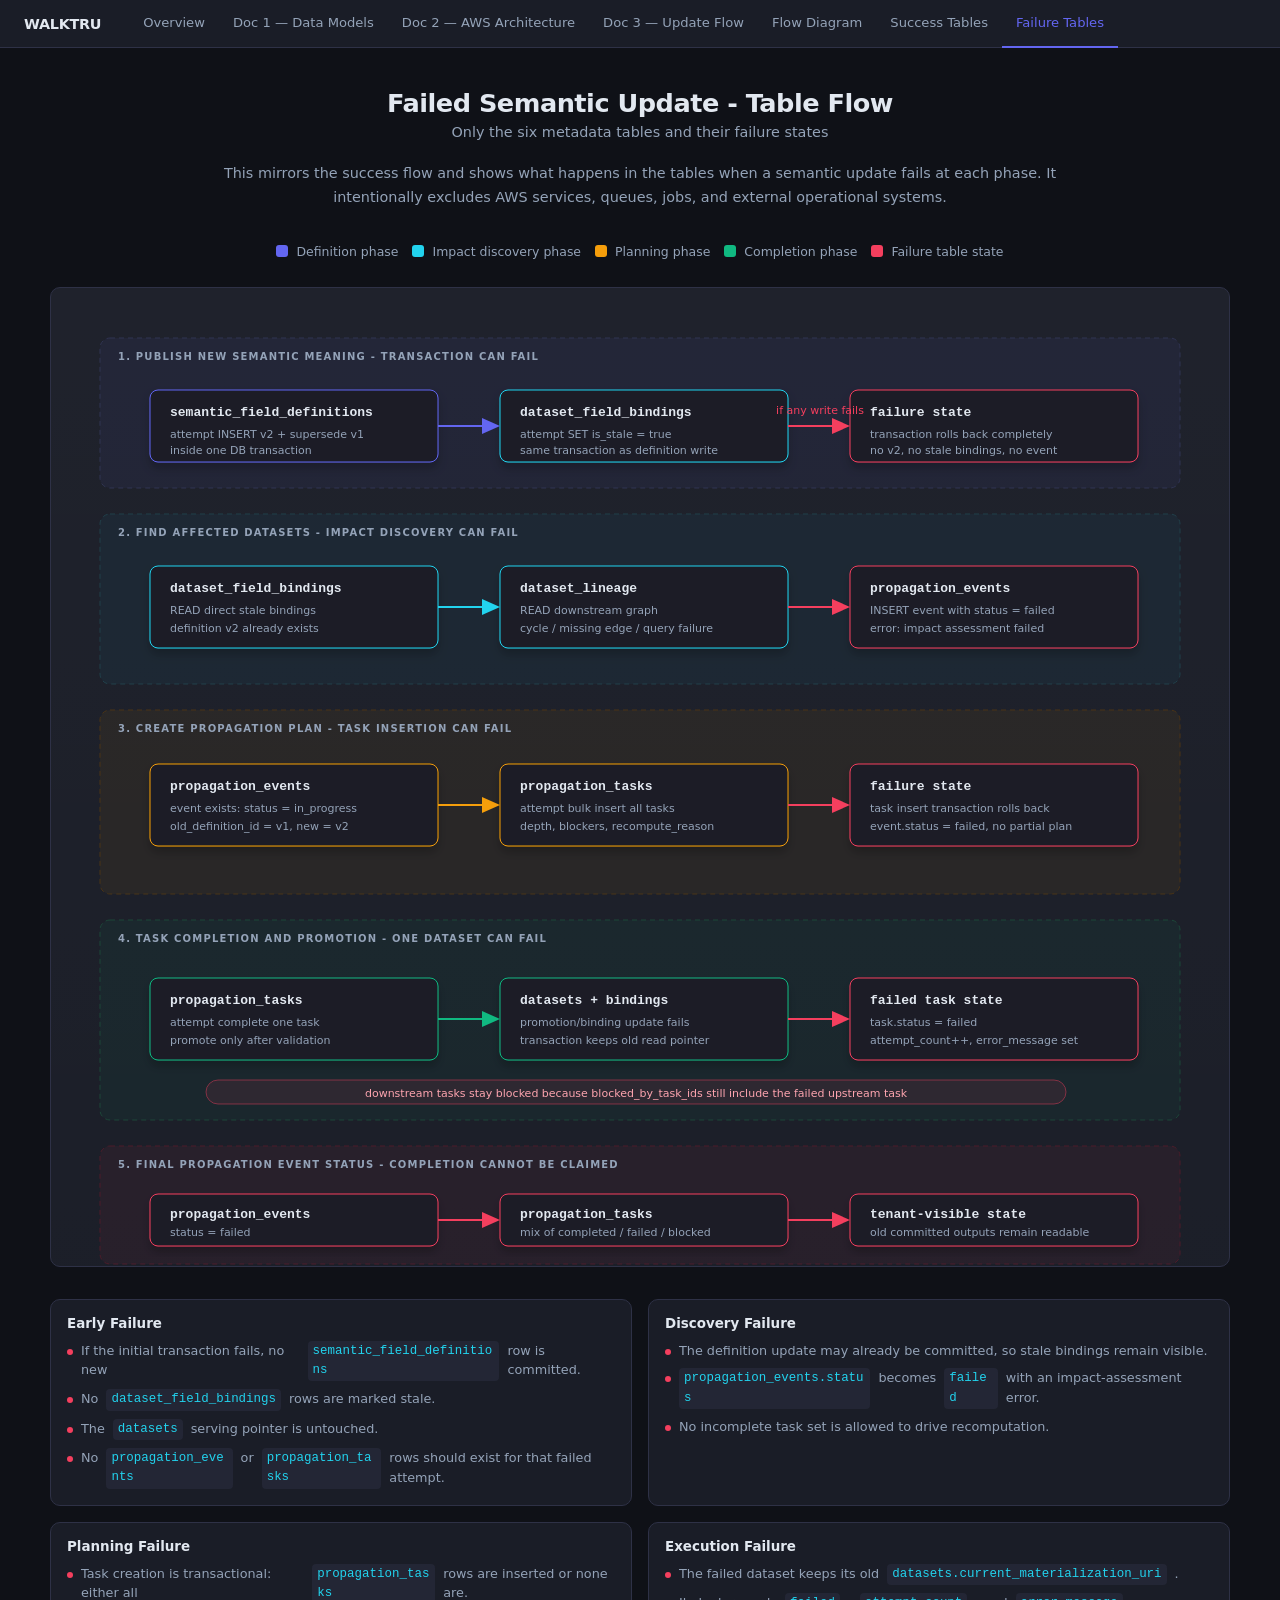
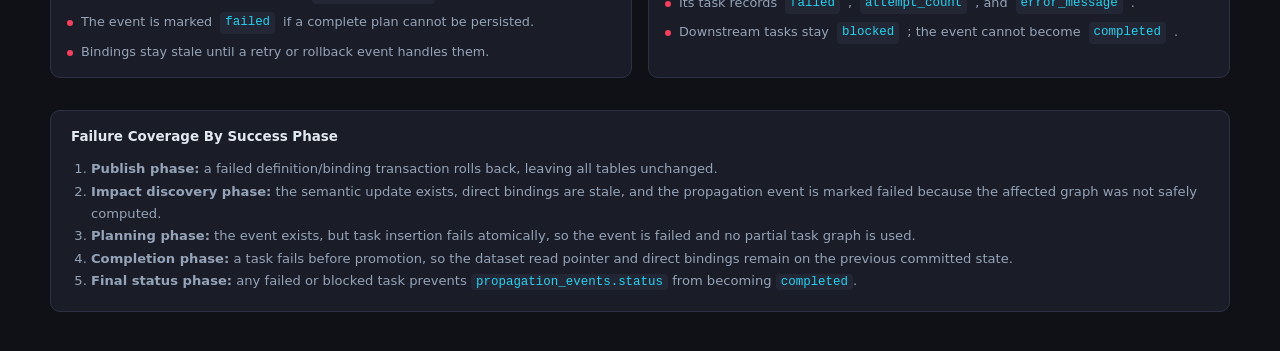
<file: pages/failed_flow_illustration.html>
<!DOCTYPE html>
<html lang="en">
<head>
  <meta charset="UTF-8" />
  <meta name="viewport" content="width=device-width, initial-scale=1.0" />
  <title>Failed Semantic Update - Table Flow</title>
  <link rel="stylesheet" href="../assets/style.css" />
  <style>
    .wrap {
      max-width: 1180px;
      margin: 0 auto;
    }

    .intro {
      max-width: 880px;
      margin: -26px auto 34px;
      color: var(--muted);
      font-size: 0.9rem;
      line-height: 1.65;
      text-align: center;
    }

    .legend {
      display: flex;
      justify-content: center;
      flex-wrap: wrap;
      gap: 14px;
      margin-bottom: 28px;
    }

    .legend-item {
      display: flex;
      align-items: center;
      gap: 8px;
      color: var(--muted);
      font-size: 0.78rem;
    }

    .swatch {
      width: 12px;
      height: 12px;
      border-radius: 3px;
      display: inline-block;
    }

    .canvas {
      background:
        linear-gradient(180deg, rgba(255,255,255,0.025), rgba(255,255,255,0.008)),
        var(--surface);
      border: 1px solid var(--border);
      border-radius: 10px;
      padding: 28px;
      overflow-x: auto;
      margin-bottom: 32px;
    }

    svg {
      display: block;
      min-width: 1120px;
      margin: 0 auto;
    }

    .section-label {
      font-size: 10px;
      letter-spacing: 0.12em;
      font-weight: 800;
      fill: var(--muted);
      text-transform: uppercase;
    }

    .node-title {
      font-size: 13px;
      font-weight: 800;
      fill: var(--text);
    }

    .node-subtitle {
      font-size: 11px;
      fill: var(--muted);
    }

    .mono {
      font-family: Consolas, "Fira Code", monospace;
    }

    .op {
      font-size: 10px;
      font-weight: 800;
      letter-spacing: 0.08em;
    }

    .cards {
      display: grid;
      grid-template-columns: repeat(2, minmax(280px, 1fr));
      gap: 16px;
      margin-bottom: 32px;
    }

    @media (max-width: 860px) {
      .cards { grid-template-columns: 1fr; }
      .page-content { padding: 28px 16px; }
    }

    .state-card {
      background: var(--surface);
      border: 1px solid var(--border);
      border-radius: 10px;
      padding: 16px;
    }

    .state-card h2 {
      font-size: 0.84rem;
      margin-bottom: 10px;
      color: var(--text);
    }

    .state-card ul {
      list-style: none;
      display: flex;
      flex-direction: column;
      gap: 8px;
    }

    .state-card li {
      color: var(--muted);
      font-size: 0.8rem;
      line-height: 1.55;
      display: flex;
      gap: 8px;
    }

    .state-card li::before {
      content: "";
      width: 6px;
      height: 6px;
      border-radius: 50%;
      background: var(--accent5);
      margin-top: 8px;
      flex-shrink: 0;
    }

    .sequence {
      background: var(--surface);
      border: 1px solid var(--border);
      border-radius: 10px;
      padding: 18px 20px;
    }

    .sequence h2 {
      font-size: 0.84rem;
      margin-bottom: 14px;
    }

    .sequence ol {
      padding-left: 20px;
      color: var(--muted);
      line-height: 1.7;
      font-size: 0.82rem;
    }

    @media (max-width: 700px) {
      .intro { margin-top: -12px; text-align: left; }
      .legend { justify-content: flex-start; gap: 10px; }
      .canvas { padding: 14px; margin-bottom: 24px; }
      svg { min-width: 0; }
      .cards { grid-template-columns: minmax(0, 1fr); }
      .state-card { min-width: 0; }
      .sequence { padding: 16px; }
    }
  </style>
</head>
<body>
  <main class="page-content">
    <div class="wrap">
      <h1>Failed Semantic Update - Table Flow</h1>
      <p class="subtitle">Only the six metadata tables and their failure states</p>

      <p class="intro">
        This mirrors the success flow and shows what happens in the tables when a semantic update fails at each phase.
        It intentionally excludes AWS services, queues, jobs, and external operational systems.
      </p>

      <div class="legend" aria-label="Legend">
        <div class="legend-item"><span class="swatch" style="background:#6366f1"></span>Definition phase</div>
        <div class="legend-item"><span class="swatch" style="background:#22d3ee"></span>Impact discovery phase</div>
        <div class="legend-item"><span class="swatch" style="background:#f59e0b"></span>Planning phase</div>
        <div class="legend-item"><span class="swatch" style="background:#10b981"></span>Completion phase</div>
        <div class="legend-item"><span class="swatch" style="background:#f43f5e"></span>Failure table state</div>
      </div>

      <section class="canvas diagram-zoom" aria-label="Failed table update flow diagram">
        <svg viewBox="0 0 1120 980" role="img" aria-labelledby="diagram-title diagram-desc">
          <title id="diagram-title">Failed semantic update table flow</title>
          <desc id="diagram-desc">
            A table-only flow showing failure states for semantic_field_definitions, dataset_field_bindings,
            dataset_lineage, propagation_events, propagation_tasks, and datasets during a new semantic update.
          </desc>

          <defs>
            <marker id="arrow-purple" markerWidth="9" markerHeight="8" refX="8" refY="4" orient="auto">
              <path d="M0,0 L9,4 L0,8 Z" fill="#6366f1" />
            </marker>
            <marker id="arrow-cyan" markerWidth="9" markerHeight="8" refX="8" refY="4" orient="auto">
              <path d="M0,0 L9,4 L0,8 Z" fill="#22d3ee" />
            </marker>
            <marker id="arrow-amber" markerWidth="9" markerHeight="8" refX="8" refY="4" orient="auto">
              <path d="M0,0 L9,4 L0,8 Z" fill="#f59e0b" />
            </marker>
            <marker id="arrow-green" markerWidth="9" markerHeight="8" refX="8" refY="4" orient="auto">
              <path d="M0,0 L9,4 L0,8 Z" fill="#10b981" />
            </marker>
            <marker id="arrow-red" markerWidth="9" markerHeight="8" refX="8" refY="4" orient="auto">
              <path d="M0,0 L9,4 L0,8 Z" fill="#f43f5e" />
            </marker>
            <filter id="soft-shadow" x="-10%" y="-10%" width="120%" height="130%">
              <feDropShadow dx="0" dy="6" stdDeviation="5" flood-color="#000000" flood-opacity="0.22" />
            </filter>
          </defs>

          <rect x="20" y="22" width="1080" height="150" rx="10" fill="rgba(99,102,241,0.06)" stroke="#303452" stroke-dasharray="5 4" />
          <text x="38" y="44" class="section-label">1. publish new semantic meaning - transaction can fail</text>

          <rect x="70" y="74" width="288" height="72" rx="8" fill="#1a1d27" stroke="#6366f1" filter="url(#soft-shadow)" />
          <text x="90" y="100" class="node-title mono">semantic_field_definitions</text>
          <text x="90" y="122" class="node-subtitle">attempt INSERT v2 + supersede v1</text>
          <text x="90" y="138" class="node-subtitle">inside one DB transaction</text>

          <rect x="420" y="74" width="288" height="72" rx="8" fill="#1a1d27" stroke="#22d3ee" filter="url(#soft-shadow)" />
          <text x="440" y="100" class="node-title mono">dataset_field_bindings</text>
          <text x="440" y="122" class="node-subtitle">attempt SET is_stale = true</text>
          <text x="440" y="138" class="node-subtitle">same transaction as definition write</text>

          <rect x="770" y="74" width="288" height="72" rx="8" fill="#1a1d27" stroke="#f43f5e" filter="url(#soft-shadow)" />
          <text x="790" y="100" class="node-title mono">failure state</text>
          <text x="790" y="122" class="node-subtitle">transaction rolls back completely</text>
          <text x="790" y="138" class="node-subtitle">no v2, no stale bindings, no event</text>

          <line x1="358" y1="110" x2="418" y2="110" stroke="#6366f1" stroke-width="2" marker-end="url(#arrow-purple)" />
          <line x1="708" y1="110" x2="768" y2="110" stroke="#f43f5e" stroke-width="2" marker-end="url(#arrow-red)" />
          <text x="740" y="98" font-size="11" fill="#f43f5e" text-anchor="middle">if any write fails</text>

          <rect x="20" y="198" width="1080" height="170" rx="10" fill="rgba(34,211,238,0.045)" stroke="#21404b" stroke-dasharray="5 4" />
          <text x="38" y="220" class="section-label">2. find affected datasets - impact discovery can fail</text>

          <rect x="70" y="250" width="288" height="82" rx="8" fill="#1a1d27" stroke="#22d3ee" filter="url(#soft-shadow)" />
          <text x="90" y="276" class="node-title mono">dataset_field_bindings</text>
          <text x="90" y="298" class="node-subtitle">READ direct stale bindings</text>
          <text x="90" y="316" class="node-subtitle">definition v2 already exists</text>

          <rect x="420" y="250" width="288" height="82" rx="8" fill="#1a1d27" stroke="#22d3ee" filter="url(#soft-shadow)" />
          <text x="440" y="276" class="node-title mono">dataset_lineage</text>
          <text x="440" y="298" class="node-subtitle">READ downstream graph</text>
          <text x="440" y="316" class="node-subtitle">cycle / missing edge / query failure</text>

          <rect x="770" y="250" width="288" height="82" rx="8" fill="#1a1d27" stroke="#f43f5e" filter="url(#soft-shadow)" />
          <text x="790" y="276" class="node-title mono">propagation_events</text>
          <text x="790" y="298" class="node-subtitle">INSERT event with status = failed</text>
          <text x="790" y="316" class="node-subtitle">error: impact assessment failed</text>

          <line x1="358" y1="291" x2="418" y2="291" stroke="#22d3ee" stroke-width="2" marker-end="url(#arrow-cyan)" />
          <line x1="708" y1="291" x2="768" y2="291" stroke="#f43f5e" stroke-width="2" marker-end="url(#arrow-red)" />

          <rect x="20" y="394" width="1080" height="184" rx="10" fill="rgba(245,158,11,0.055)" stroke="#4a3416" stroke-dasharray="5 4" />
          <text x="38" y="416" class="section-label">3. create propagation plan - task insertion can fail</text>

          <rect x="70" y="448" width="288" height="82" rx="8" fill="#1a1d27" stroke="#f59e0b" filter="url(#soft-shadow)" />
          <text x="90" y="474" class="node-title mono">propagation_events</text>
          <text x="90" y="496" class="node-subtitle">event exists: status = in_progress</text>
          <text x="90" y="514" class="node-subtitle">old_definition_id = v1, new = v2</text>

          <rect x="420" y="448" width="288" height="82" rx="8" fill="#1a1d27" stroke="#f59e0b" filter="url(#soft-shadow)" />
          <text x="440" y="474" class="node-title mono">propagation_tasks</text>
          <text x="440" y="496" class="node-subtitle">attempt bulk insert all tasks</text>
          <text x="440" y="514" class="node-subtitle">depth, blockers, recompute_reason</text>

          <rect x="770" y="448" width="288" height="82" rx="8" fill="#1a1d27" stroke="#f43f5e" filter="url(#soft-shadow)" />
          <text x="790" y="474" class="node-title mono">failure state</text>
          <text x="790" y="496" class="node-subtitle">task insert transaction rolls back</text>
          <text x="790" y="514" class="node-subtitle">event.status = failed, no partial plan</text>

          <line x1="358" y1="489" x2="418" y2="489" stroke="#f59e0b" stroke-width="2" marker-end="url(#arrow-amber)" />
          <line x1="708" y1="489" x2="768" y2="489" stroke="#f43f5e" stroke-width="2" marker-end="url(#arrow-red)" />

          <rect x="20" y="604" width="1080" height="200" rx="10" fill="rgba(16,185,129,0.055)" stroke="#1d4739" stroke-dasharray="5 4" />
          <text x="38" y="626" class="section-label">4. task completion and promotion - one dataset can fail</text>

          <rect x="70" y="662" width="288" height="82" rx="8" fill="#1a1d27" stroke="#10b981" filter="url(#soft-shadow)" />
          <text x="90" y="688" class="node-title mono">propagation_tasks</text>
          <text x="90" y="710" class="node-subtitle">attempt complete one task</text>
          <text x="90" y="728" class="node-subtitle">promote only after validation</text>

          <rect x="420" y="662" width="288" height="82" rx="8" fill="#1a1d27" stroke="#10b981" filter="url(#soft-shadow)" />
          <text x="440" y="688" class="node-title mono">datasets + bindings</text>
          <text x="440" y="710" class="node-subtitle">promotion/binding update fails</text>
          <text x="440" y="728" class="node-subtitle">transaction keeps old read pointer</text>

          <rect x="770" y="662" width="288" height="82" rx="8" fill="#1a1d27" stroke="#f43f5e" filter="url(#soft-shadow)" />
          <text x="790" y="688" class="node-title mono">failed task state</text>
          <text x="790" y="710" class="node-subtitle">task.status = failed</text>
          <text x="790" y="728" class="node-subtitle">attempt_count++, error_message set</text>

          <line x1="358" y1="703" x2="418" y2="703" stroke="#10b981" stroke-width="2" marker-end="url(#arrow-green)" />
          <line x1="708" y1="703" x2="768" y2="703" stroke="#f43f5e" stroke-width="2" marker-end="url(#arrow-red)" />

          <rect x="126" y="764" width="860" height="24" rx="12" fill="rgba(244,63,94,0.09)" stroke="rgba(244,63,94,0.45)" />
          <text x="556" y="781" font-size="11" fill="#fda4af" text-anchor="middle">
            downstream tasks stay blocked because blocked_by_task_ids still include the failed upstream task
          </text>

          <rect x="20" y="830" width="1080" height="118" rx="10" fill="rgba(244,63,94,0.055)" stroke="#4c1d2a" stroke-dasharray="5 4" />
          <text x="38" y="852" class="section-label">5. final propagation event status - completion cannot be claimed</text>

          <rect x="70" y="878" width="288" height="52" rx="8" fill="#1a1d27" stroke="#f43f5e" filter="url(#soft-shadow)" />
          <text x="90" y="902" class="node-title mono">propagation_events</text>
          <text x="90" y="920" class="node-subtitle">status = failed</text>

          <rect x="420" y="878" width="288" height="52" rx="8" fill="#1a1d27" stroke="#f43f5e" filter="url(#soft-shadow)" />
          <text x="440" y="902" class="node-title mono">propagation_tasks</text>
          <text x="440" y="920" class="node-subtitle">mix of completed / failed / blocked</text>

          <rect x="770" y="878" width="288" height="52" rx="8" fill="#1a1d27" stroke="#f43f5e" filter="url(#soft-shadow)" />
          <text x="790" y="902" class="node-title mono">tenant-visible state</text>
          <text x="790" y="920" class="node-subtitle">old committed outputs remain readable</text>

          <line x1="358" y1="904" x2="418" y2="904" stroke="#f43f5e" stroke-width="2" marker-end="url(#arrow-red)" />
          <line x1="708" y1="904" x2="768" y2="904" stroke="#f43f5e" stroke-width="2" marker-end="url(#arrow-red)" />
        </svg>
      </section>

      <section class="cards" aria-label="Failure table states">
        <article class="state-card">
          <h2>Early Failure</h2>
          <ul>
            <li>If the initial transaction fails, no new <code>semantic_field_definitions</code> row is committed.</li>
            <li>No <code>dataset_field_bindings</code> rows are marked stale.</li>
            <li>The <code>datasets</code> serving pointer is untouched.</li>
            <li>No <code>propagation_events</code> or <code>propagation_tasks</code> rows should exist for that failed attempt.</li>
          </ul>
        </article>

        <article class="state-card">
          <h2>Discovery Failure</h2>
          <ul>
            <li>The definition update may already be committed, so stale bindings remain visible.</li>
            <li><code>propagation_events.status</code> becomes <code>failed</code> with an impact-assessment error.</li>
            <li>No incomplete task set is allowed to drive recomputation.</li>
          </ul>
        </article>

        <article class="state-card">
          <h2>Planning Failure</h2>
          <ul>
            <li>Task creation is transactional: either all <code>propagation_tasks</code> rows are inserted or none are.</li>
            <li>The event is marked <code>failed</code> if a complete plan cannot be persisted.</li>
            <li>Bindings stay stale until a retry or rollback event handles them.</li>
          </ul>
        </article>

        <article class="state-card">
          <h2>Execution Failure</h2>
          <ul>
            <li>The failed dataset keeps its old <code>datasets.current_materialization_uri</code>.</li>
            <li>Its task records <code>failed</code>, <code>attempt_count</code>, and <code>error_message</code>.</li>
            <li>Downstream tasks stay <code>blocked</code>; the event cannot become <code>completed</code>.</li>
          </ul>
        </article>
      </section>

      <section class="sequence" aria-label="Failure sequence">
        <h2>Failure Coverage By Success Phase</h2>
        <ol>
          <li><strong>Publish phase:</strong> a failed definition/binding transaction rolls back, leaving all tables unchanged.</li>
          <li><strong>Impact discovery phase:</strong> the semantic update exists, direct bindings are stale, and the propagation event is marked failed because the affected graph was not safely computed.</li>
          <li><strong>Planning phase:</strong> the event exists, but task insertion fails atomically, so the event is failed and no partial task graph is used.</li>
          <li><strong>Completion phase:</strong> a task fails before promotion, so the dataset read pointer and direct bindings remain on the previous committed state.</li>
          <li><strong>Final status phase:</strong> any failed or blocked task prevents <code>propagation_events.status</code> from becoming <code>completed</code>.</li>
        </ol>
      </section>
    </div>
  </main>
<script src="../assets/nav.js"></script>
<script src="../assets/diagram-zoom.js"></script>
</body>
</html>
</file>
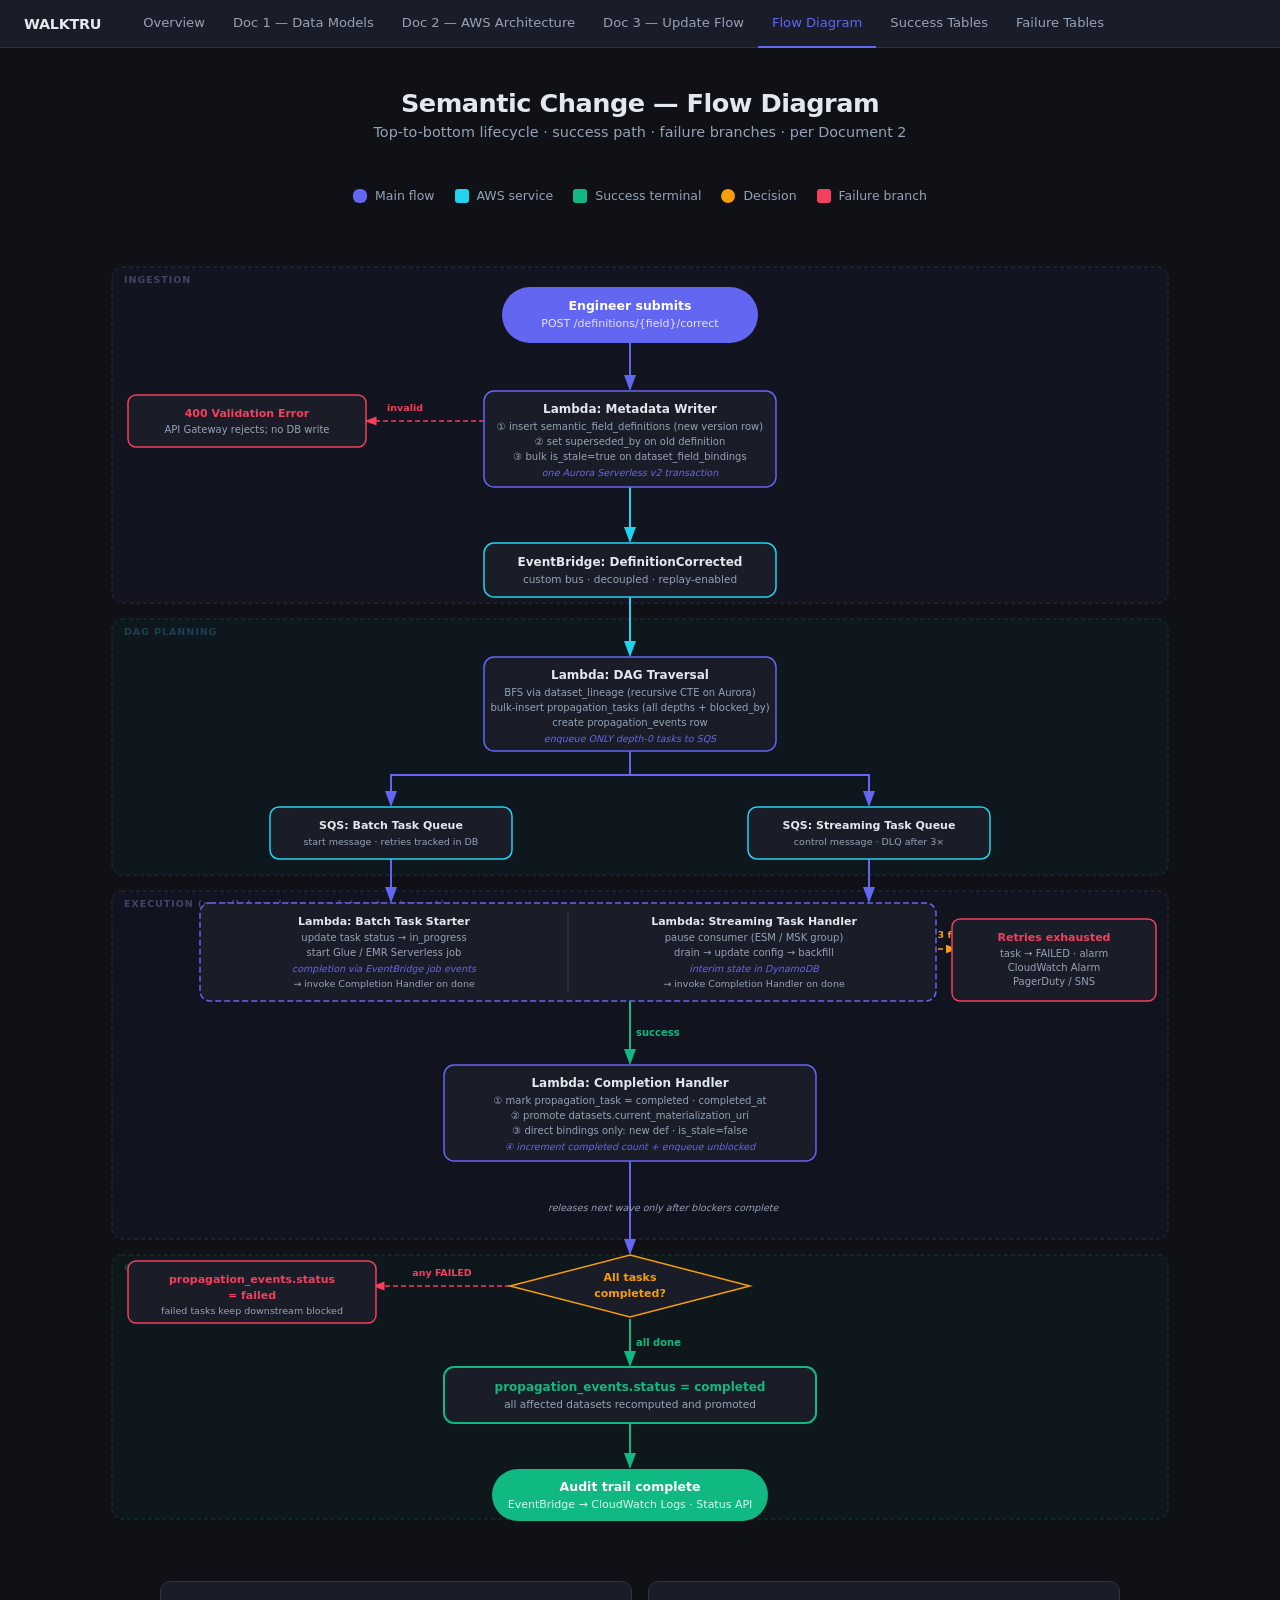
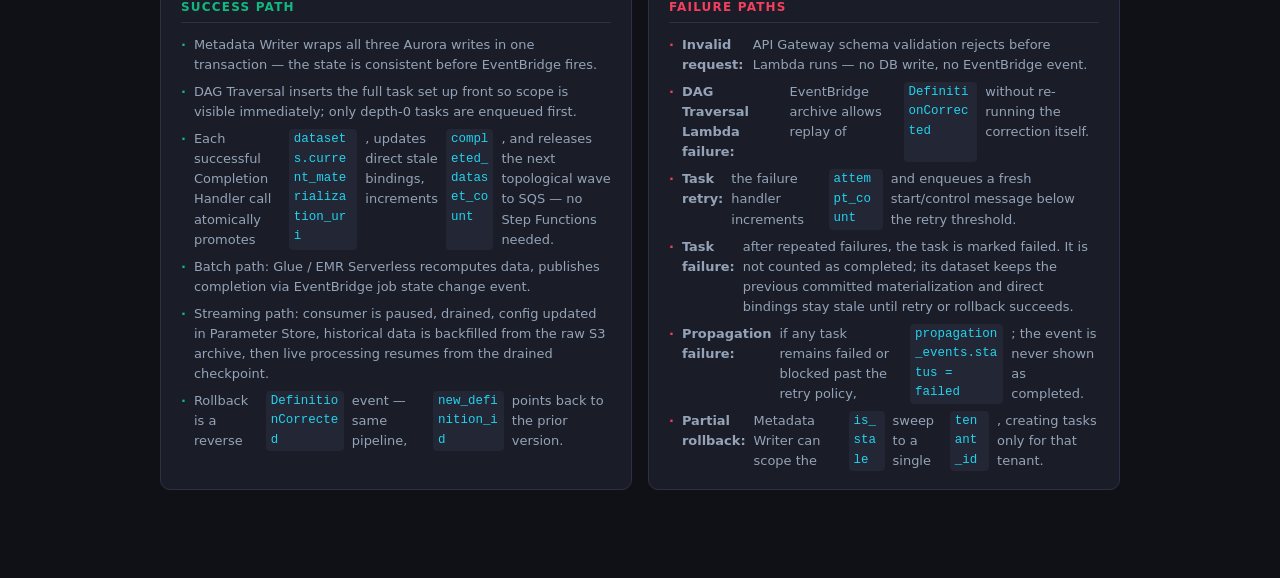
<file: pages/flow.html>
<!DOCTYPE html>
<html lang="en">
<head>
  <meta charset="UTF-8" />
  <meta name="viewport" content="width=device-width, initial-scale=1.0" />
  <title>Flow Diagram — Semantic Change Lifecycle</title>
  <link rel="stylesheet" href="../assets/style.css" />
  <style>
    .diagram-wrap {
      max-width: 1080px;
      margin: 0 auto 48px;
      overflow-x: auto;
    }
    #flow { display: block; margin: 0 auto; }

    .legend-row {
      max-width: 860px;
      margin: 0 auto 40px;
      display: flex;
      flex-wrap: wrap;
      gap: 20px;
      justify-content: center;
    }
    .legend-item {
      display: flex;
      align-items: center;
      gap: 8px;
      font-size: 0.78rem;
      color: var(--muted);
    }
    .legend-swatch { width: 14px; height: 14px; border-radius: 3px; flex-shrink: 0; }

    .notes-grid {
      max-width: 960px;
      margin: 0 auto 48px;
      display: grid;
      grid-template-columns: 1fr 1fr;
      gap: 16px;
    }
    @media (max-width: 640px) { .notes-grid { grid-template-columns: 1fr; } }
    .note-card {
      background: var(--surface);
      border: 1px solid var(--border);
      border-radius: 10px;
      padding: 18px 20px;
    }
    .note-card h3 {
      font-size: 0.75rem;
      font-weight: 700;
      letter-spacing: 0.1em;
      text-transform: uppercase;
      margin-bottom: 12px;
      padding-bottom: 8px;
      border-bottom: 1px solid var(--border);
    }
    .note-card ul { list-style: none; display: flex; flex-direction: column; gap: 7px; }
    .note-card li {
      font-size: 0.81rem;
      color: var(--muted);
      line-height: 1.55;
      display: flex;
      gap: 8px;
    }
    .note-card li::before { font-weight: 700; flex-shrink: 0; content: '·'; }
    .note-success h3 { color: var(--accent4); }
    .note-success li::before { color: var(--accent4); }
    .note-failure h3 { color: var(--accent5); }
    .note-failure li::before { color: var(--accent5); }

    @media (max-width: 700px) {
      .legend-row { justify-content: flex-start; gap: 12px; margin-bottom: 28px; }
      .diagram-wrap { margin-bottom: 32px; }
      .notes-grid { grid-template-columns: minmax(0, 1fr); }
      .note-card { padding: 16px; }
    }
  </style>
</head>
<body>
<div class="page-content">

  <h1>Semantic Change — Flow Diagram</h1>
  <p class="subtitle">Top-to-bottom lifecycle · success path · failure branches · per Document 2</p>

  <div class="legend-row">
    <div class="legend-item">
      <div class="legend-swatch" style="background:#6366f1;border-radius:6px"></div>
      Main flow
    </div>
    <div class="legend-item">
      <div class="legend-swatch" style="background:#22d3ee"></div>
      AWS service
    </div>
    <div class="legend-item">
      <div class="legend-swatch" style="background:#10b981"></div>
      Success terminal
    </div>
    <div class="legend-item">
      <div class="legend-swatch" style="background:#f59e0b;border-radius:50%"></div>
      Decision
    </div>
    <div class="legend-item">
      <div class="legend-swatch" style="background:#f43f5e"></div>
      Failure branch
    </div>
  </div>

  <div class="diagram-wrap diagram-zoom">
  <svg id="flow" viewBox="0 0 1080 1290" width="1080"
       xmlns="http://www.w3.org/2000/svg"
       font-family="'Segoe UI',system-ui,sans-serif">
    <defs>
      <marker id="am" markerWidth="8" markerHeight="8" refX="7" refY="3" orient="auto"><path d="M0,0 L0,6 L8,3z" fill="#6366f1"/></marker>
      <marker id="ac" markerWidth="8" markerHeight="8" refX="7" refY="3" orient="auto"><path d="M0,0 L0,6 L8,3z" fill="#22d3ee"/></marker>
      <marker id="ag" markerWidth="8" markerHeight="8" refX="7" refY="3" orient="auto"><path d="M0,0 L0,6 L8,3z" fill="#10b981"/></marker>
      <marker id="af" markerWidth="8" markerHeight="8" refX="7" refY="3" orient="auto"><path d="M0,0 L0,6 L8,3z" fill="#f43f5e"/></marker>
      <marker id="aw" markerWidth="8" markerHeight="8" refX="7" refY="3" orient="auto"><path d="M0,0 L0,6 L8,3z" fill="#f59e0b"/></marker>
    </defs>

    <!-- ── ZONE BACKGROUNDS ── -->
    <rect x="12" y="24"  width="1056" height="336" rx="10" fill="rgba(99,102,241,0.04)"  stroke="#2a2e44" stroke-width="1" stroke-dasharray="4 3"/>
    <text x="24" y="40"  font-size="9.5" fill="#3f4468" font-weight="700" letter-spacing="0.1em">INGESTION</text>

    <rect x="12" y="376" width="1056" height="256" rx="10" fill="rgba(34,211,238,0.03)"  stroke="#1e3340" stroke-width="1" stroke-dasharray="4 3"/>
    <text x="24" y="392" font-size="9.5" fill="#1c4050" font-weight="700" letter-spacing="0.1em">DAG PLANNING</text>

    <rect x="12" y="648" width="1056" height="348" rx="10" fill="rgba(99,102,241,0.03)"  stroke="#2a2e44" stroke-width="1" stroke-dasharray="4 3"/>
    <text x="24" y="664" font-size="9.5" fill="#3f4468" font-weight="700" letter-spacing="0.1em">EXECUTION  (parallel workers per dataset × tenant)</text>

    <rect x="12" y="1012" width="1056" height="264" rx="10" fill="rgba(16,185,129,0.04)"  stroke="#1a3830" stroke-width="1" stroke-dasharray="4 3"/>
    <text x="24" y="1028" font-size="9.5" fill="#0d4a31" font-weight="700" letter-spacing="0.1em">COMPLETION</text>

    <!-- ══════════════════════════════════════════════
         MAIN FLOW ARROWS
    ══════════════════════════════════════════════════ -->

    <!-- N1 → N2 -->
    <line x1="530" y1="100" x2="530" y2="146" stroke="#6366f1" stroke-width="2" marker-end="url(#am)"/>
    <!-- N2 → N3 (EventBridge, cyan) -->
    <line x1="530" y1="244" x2="530" y2="298" stroke="#22d3ee" stroke-width="2" marker-end="url(#ac)"/>
    <!-- N3 → N4 -->
    <line x1="530" y1="354" x2="530" y2="412" stroke="#22d3ee" stroke-width="2" marker-end="url(#ac)"/>
    <!-- N4 → N5a (Batch Queue) -->
    <path d="M530,508 V532 H291 V562" fill="none" stroke="#6366f1" stroke-width="2" marker-end="url(#am)"/>
    <!-- N4 → N5b (Streaming Queue) -->
    <path d="M530,508 V532 H769 V562" fill="none" stroke="#6366f1" stroke-width="2" marker-end="url(#am)"/>
    <!-- N5a → N6 (batch side) -->
    <line x1="291" y1="616" x2="291" y2="658" stroke="#6366f1" stroke-width="2" marker-end="url(#am)"/>
    <!-- N5b → N6 (streaming side) -->
    <line x1="769" y1="616" x2="769" y2="658" stroke="#6366f1" stroke-width="2" marker-end="url(#am)"/>
    <!-- N6 → N7 (success, green) -->
    <line x1="530" y1="758" x2="530" y2="820" stroke="#10b981" stroke-width="2" marker-end="url(#ag)"/>
    <text x="536" y="793" font-size="10" fill="#10b981" font-weight="600">success</text>
    <!-- N7 → N8 diamond -->
    <line x1="530" y1="918" x2="530" y2="1010" stroke="#6366f1" stroke-width="2" marker-end="url(#am)"/>
    <text x="448" y="968" font-size="9.5" fill="#94a3b8" font-style="italic">releases next wave only after blockers complete</text>
    <!-- N8 → N9 (all completed) -->
    <line x1="530" y1="1076" x2="530" y2="1122" stroke="#10b981" stroke-width="2" marker-end="url(#ag)"/>
    <text x="536" y="1103" font-size="10" fill="#10b981" font-weight="600">all done</text>
    <!-- N9 → N10 -->
    <line x1="530" y1="1180" x2="530" y2="1224" stroke="#10b981" stroke-width="2" marker-end="url(#ag)"/>

    <!-- ══════════════════════════════════════════════
         FAILURE ARROWS
    ══════════════════════════════════════════════════ -->

    <!-- N2 → L1: validation error (left) -->
    <line x1="384" y1="178" x2="266" y2="178" stroke="#f43f5e" stroke-width="1.5" stroke-dasharray="5 3" marker-end="url(#af)"/>
    <text x="305" y="168" font-size="9.5" fill="#f43f5e" font-weight="600" text-anchor="middle">invalid</text>

    <!-- N6 → R_fail: retry threshold reached (right) -->
    <line x1="838" y1="706" x2="856" y2="706" stroke="#f59e0b" stroke-width="1.5" stroke-dasharray="5 3" marker-end="url(#aw)"/>
    <text x="847" y="695" font-size="9.5" fill="#f59e0b" font-weight="600" text-anchor="middle">×3 fail</text>

    <!-- N8 → L2: propagation failure (left) -->
    <line x1="410" y1="1043" x2="274" y2="1043" stroke="#f43f5e" stroke-width="1.5" stroke-dasharray="5 3" marker-end="url(#af)"/>
    <text x="342" y="1033" font-size="9.5" fill="#f43f5e" font-weight="600" text-anchor="middle">any FAILED</text>

    <!-- ══════════════════════════════════════════════
         NODES — MAIN FLOW
    ══════════════════════════════════════════════════ -->

    <!-- N1: START pill -->
    <rect x="402" y="44" width="256" height="56" rx="28" fill="#6366f1"/>
    <text x="530" y="67" text-anchor="middle" font-size="12.5" fill="white" font-weight="700">Engineer submits</text>
    <text x="530" y="84" text-anchor="middle" font-size="11" fill="rgba(255,255,255,0.82)">POST /definitions/{field}/correct</text>

    <!-- N2: Lambda — Metadata Writer -->
    <rect x="384" y="148" width="292" height="96" rx="10" fill="#1a1d27" stroke="#6366f1" stroke-width="1.5"/>
    <text x="530" y="170" text-anchor="middle" font-size="12" fill="#e2e8f0" font-weight="700">Lambda: Metadata Writer</text>
    <text x="530" y="187" text-anchor="middle" font-size="10" fill="#94a3b8">① insert semantic_field_definitions (new version row)</text>
    <text x="530" y="202" text-anchor="middle" font-size="10" fill="#94a3b8">② set superseded_by on old definition</text>
    <text x="530" y="217" text-anchor="middle" font-size="10" fill="#94a3b8">③ bulk is_stale=true on dataset_field_bindings</text>
    <text x="530" y="233" text-anchor="middle" font-size="9.5" fill="#6366f1" font-style="italic">one Aurora Serverless v2 transaction</text>

    <!-- L1: Validation Error -->
    <rect x="28" y="152" width="238" height="52" rx="8" fill="#1a1d27" stroke="#f43f5e" stroke-width="1.5"/>
    <text x="147" y="174" text-anchor="middle" font-size="11" fill="#f43f5e" font-weight="600">400 Validation Error</text>
    <text x="147" y="190" text-anchor="middle" font-size="10" fill="#94a3b8">API Gateway rejects; no DB write</text>

    <!-- N3: EventBridge -->
    <rect x="384" y="300" width="292" height="54" rx="10" fill="#1a1d27" stroke="#22d3ee" stroke-width="1.5"/>
    <text x="530" y="323" text-anchor="middle" font-size="12" fill="#e2e8f0" font-weight="600">EventBridge: DefinitionCorrected</text>
    <text x="530" y="340" text-anchor="middle" font-size="10.5" fill="#94a3b8">custom bus · decoupled · replay-enabled</text>

    <!-- N4: Lambda — DAG Traversal -->
    <rect x="384" y="414" width="292" height="94" rx="10" fill="#1a1d27" stroke="#6366f1" stroke-width="1.5"/>
    <text x="530" y="436" text-anchor="middle" font-size="12" fill="#e2e8f0" font-weight="700">Lambda: DAG Traversal</text>
    <text x="530" y="453" text-anchor="middle" font-size="10" fill="#94a3b8">BFS via dataset_lineage (recursive CTE on Aurora)</text>
    <text x="530" y="468" text-anchor="middle" font-size="10" fill="#94a3b8">bulk-insert propagation_tasks (all depths + blocked_by)</text>
    <text x="530" y="483" text-anchor="middle" font-size="10" fill="#94a3b8">create propagation_events row</text>
    <text x="530" y="499" text-anchor="middle" font-size="9.5" fill="#6366f1" font-style="italic">enqueue ONLY depth-0 tasks to SQS</text>

    <!-- N5a: SQS Batch Task Queue -->
    <rect x="170" y="564" width="242" height="52" rx="9" fill="#1a1d27" stroke="#22d3ee" stroke-width="1.5"/>
    <text x="291" y="586" text-anchor="middle" font-size="11" fill="#e2e8f0" font-weight="600">SQS: Batch Task Queue</text>
    <text x="291" y="602" text-anchor="middle" font-size="9.5" fill="#94a3b8">start message · retries tracked in DB</text>

    <!-- N5b: SQS Streaming Task Queue -->
    <rect x="648" y="564" width="242" height="52" rx="9" fill="#1a1d27" stroke="#22d3ee" stroke-width="1.5"/>
    <text x="769" y="586" text-anchor="middle" font-size="11" fill="#e2e8f0" font-weight="600">SQS: Streaming Task Queue</text>
    <text x="769" y="602" text-anchor="middle" font-size="9.5" fill="#94a3b8">control message · DLQ after 3×</text>

    <!-- N6: Parallel task handlers (split box) -->
    <!-- Outer box -->
    <rect x="100" y="660" width="736" height="98" rx="10" fill="#1a1d27" stroke="#6366f1" stroke-width="1.5" stroke-dasharray="6 3"/>
    <!-- Internal divider -->
    <line x1="468" y1="668" x2="468" y2="750" stroke="#2e3146" stroke-width="1.5"/>
    <!-- Left half: Batch -->
    <text x="284" y="682" text-anchor="middle" font-size="11" fill="#e2e8f0" font-weight="700">Lambda: Batch Task Starter</text>
    <text x="284" y="698" text-anchor="middle" font-size="10" fill="#94a3b8">update task status → in_progress</text>
    <text x="284" y="713" text-anchor="middle" font-size="10" fill="#94a3b8">start Glue / EMR Serverless job</text>
    <text x="284" y="729" text-anchor="middle" font-size="9.5" fill="#6366f1" font-style="italic">completion via EventBridge job events</text>
    <text x="284" y="744" text-anchor="middle" font-size="9.5" fill="#94a3b8">→ invoke Completion Handler on done</text>
    <!-- Right half: Streaming -->
    <text x="654" y="682" text-anchor="middle" font-size="11" fill="#e2e8f0" font-weight="700">Lambda: Streaming Task Handler</text>
    <text x="654" y="698" text-anchor="middle" font-size="10" fill="#94a3b8">pause consumer (ESM / MSK group)</text>
    <text x="654" y="713" text-anchor="middle" font-size="10" fill="#94a3b8">drain → update config → backfill</text>
    <text x="654" y="729" text-anchor="middle" font-size="9.5" fill="#6366f1" font-style="italic">interim state in DynamoDB</text>
    <text x="654" y="744" text-anchor="middle" font-size="9.5" fill="#94a3b8">→ invoke Completion Handler on done</text>

    <!-- R_fail: failed task / alarm -->
    <rect x="852" y="676" width="204" height="82" rx="8" fill="#1a1d27" stroke="#f43f5e" stroke-width="1.5"/>
    <text x="954" y="698" text-anchor="middle" font-size="11" fill="#f43f5e" font-weight="600">Retries exhausted</text>
    <text x="954" y="714" text-anchor="middle" font-size="10" fill="#94a3b8">task → FAILED · alarm</text>
    <text x="954" y="728" text-anchor="middle" font-size="10" fill="#94a3b8">CloudWatch Alarm</text>
    <text x="954" y="742" text-anchor="middle" font-size="10" fill="#94a3b8">PagerDuty / SNS</text>

    <!-- N7: Lambda — Completion Handler -->
    <rect x="344" y="822" width="372" height="96" rx="10" fill="#1a1d27" stroke="#6366f1" stroke-width="1.5"/>
    <text x="530" y="844" text-anchor="middle" font-size="12" fill="#e2e8f0" font-weight="700">Lambda: Completion Handler</text>
    <text x="530" y="861" text-anchor="middle" font-size="10" fill="#94a3b8">① mark propagation_task = completed · completed_at</text>
    <text x="530" y="876" text-anchor="middle" font-size="10" fill="#94a3b8">② promote datasets.current_materialization_uri</text>
    <text x="530" y="891" text-anchor="middle" font-size="10" fill="#94a3b8">③ direct bindings only: new def · is_stale=false</text>
    <text x="530" y="907" text-anchor="middle" font-size="9.5" fill="#6366f1" font-style="italic">④ increment completed count + enqueue unblocked</text>

    <!-- ══════════════════════════════════════════════
         COMPLETION NODES
    ══════════════════════════════════════════════════ -->

    <!-- N8: Decision diamond -->
    <polygon points="530,1012 650,1043 530,1074 410,1043" fill="#1a1d27" stroke="#f59e0b" stroke-width="1.5"/>
    <text x="530" y="1038" text-anchor="middle" font-size="11" fill="#f59e0b" font-weight="700">All tasks</text>
    <text x="530" y="1054" text-anchor="middle" font-size="11" fill="#f59e0b" font-weight="700">completed?</text>

    <!-- L2: Propagation failure -->
    <rect x="28" y="1018" width="248" height="62" rx="8" fill="#1a1d27" stroke="#f43f5e" stroke-width="1.5"/>
    <text x="152" y="1040" text-anchor="middle" font-size="11" fill="#f43f5e" font-weight="600">propagation_events.status</text>
    <text x="152" y="1056" text-anchor="middle" font-size="11" fill="#f43f5e" font-weight="600">= failed</text>
    <text x="152" y="1071" text-anchor="middle" font-size="9.5" fill="#94a3b8">failed tasks keep downstream blocked</text>

    <!-- N9: propagation_events completed -->
    <rect x="344" y="1124" width="372" height="56" rx="10" fill="#1a1d27" stroke="#10b981" stroke-width="2"/>
    <text x="530" y="1148" text-anchor="middle" font-size="12" fill="#10b981" font-weight="700">propagation_events.status = completed</text>
    <text x="530" y="1165" text-anchor="middle" font-size="10.5" fill="#94a3b8">all affected datasets recomputed and promoted</text>

    <!-- N10: END pill -->
    <rect x="392" y="1226" width="276" height="52" rx="26" fill="#10b981"/>
    <text x="530" y="1248" text-anchor="middle" font-size="12.5" fill="white" font-weight="700">Audit trail complete</text>
    <text x="530" y="1265" text-anchor="middle" font-size="11" fill="rgba(255,255,255,0.85)">EventBridge → CloudWatch Logs · Status API</text>

  </svg>
  </div>

  <!-- NOTES -->
  <div class="notes-grid">
    <div class="note-card note-success">
      <h3>Success path</h3>
      <ul>
        <li>Metadata Writer wraps all three Aurora writes in one transaction — the state is consistent before EventBridge fires.</li>
        <li>DAG Traversal inserts the full task set up front so scope is visible immediately; only depth-0 tasks are enqueued first.</li>
        <li>Each successful Completion Handler call atomically promotes <code>datasets.current_materialization_uri</code>, updates direct stale bindings, increments <code>completed_dataset_count</code>, and releases the next topological wave to SQS — no Step Functions needed.</li>
        <li>Batch path: Glue / EMR Serverless recomputes data, publishes completion via EventBridge job state change event.</li>
        <li>Streaming path: consumer is paused, drained, config updated in Parameter Store, historical data is backfilled from the raw S3 archive, then live processing resumes from the drained checkpoint.</li>
        <li>Rollback is a reverse <code>DefinitionCorrected</code> event — same pipeline, <code>new_definition_id</code> points back to the prior version.</li>
      </ul>
    </div>
    <div class="note-card note-failure">
      <h3>Failure paths</h3>
      <ul>
        <li><strong>Invalid request:</strong> API Gateway schema validation rejects before Lambda runs — no DB write, no EventBridge event.</li>
        <li><strong>DAG Traversal Lambda failure:</strong> EventBridge archive allows replay of <code>DefinitionCorrected</code> without re-running the correction itself.</li>
        <li><strong>Task retry:</strong> the failure handler increments <code>attempt_count</code> and enqueues a fresh start/control message below the retry threshold.</li>
        <li><strong>Task failure:</strong> after repeated failures, the task is marked failed. It is not counted as completed; its dataset keeps the previous committed materialization and direct bindings stay stale until retry or rollback succeeds.</li>
        <li><strong>Propagation failure:</strong> if any task remains failed or blocked past the retry policy, <code>propagation_events.status = failed</code>; the event is never shown as completed.</li>
        <li><strong>Partial rollback:</strong> Metadata Writer can scope the <code>is_stale</code> sweep to a single <code>tenant_id</code>, creating tasks only for that tenant.</li>
      </ul>
    </div>
  </div>

</div>
<script src="../assets/nav.js"></script>
<script src="../assets/diagram-zoom.js"></script>
</body>
</html>
</file>
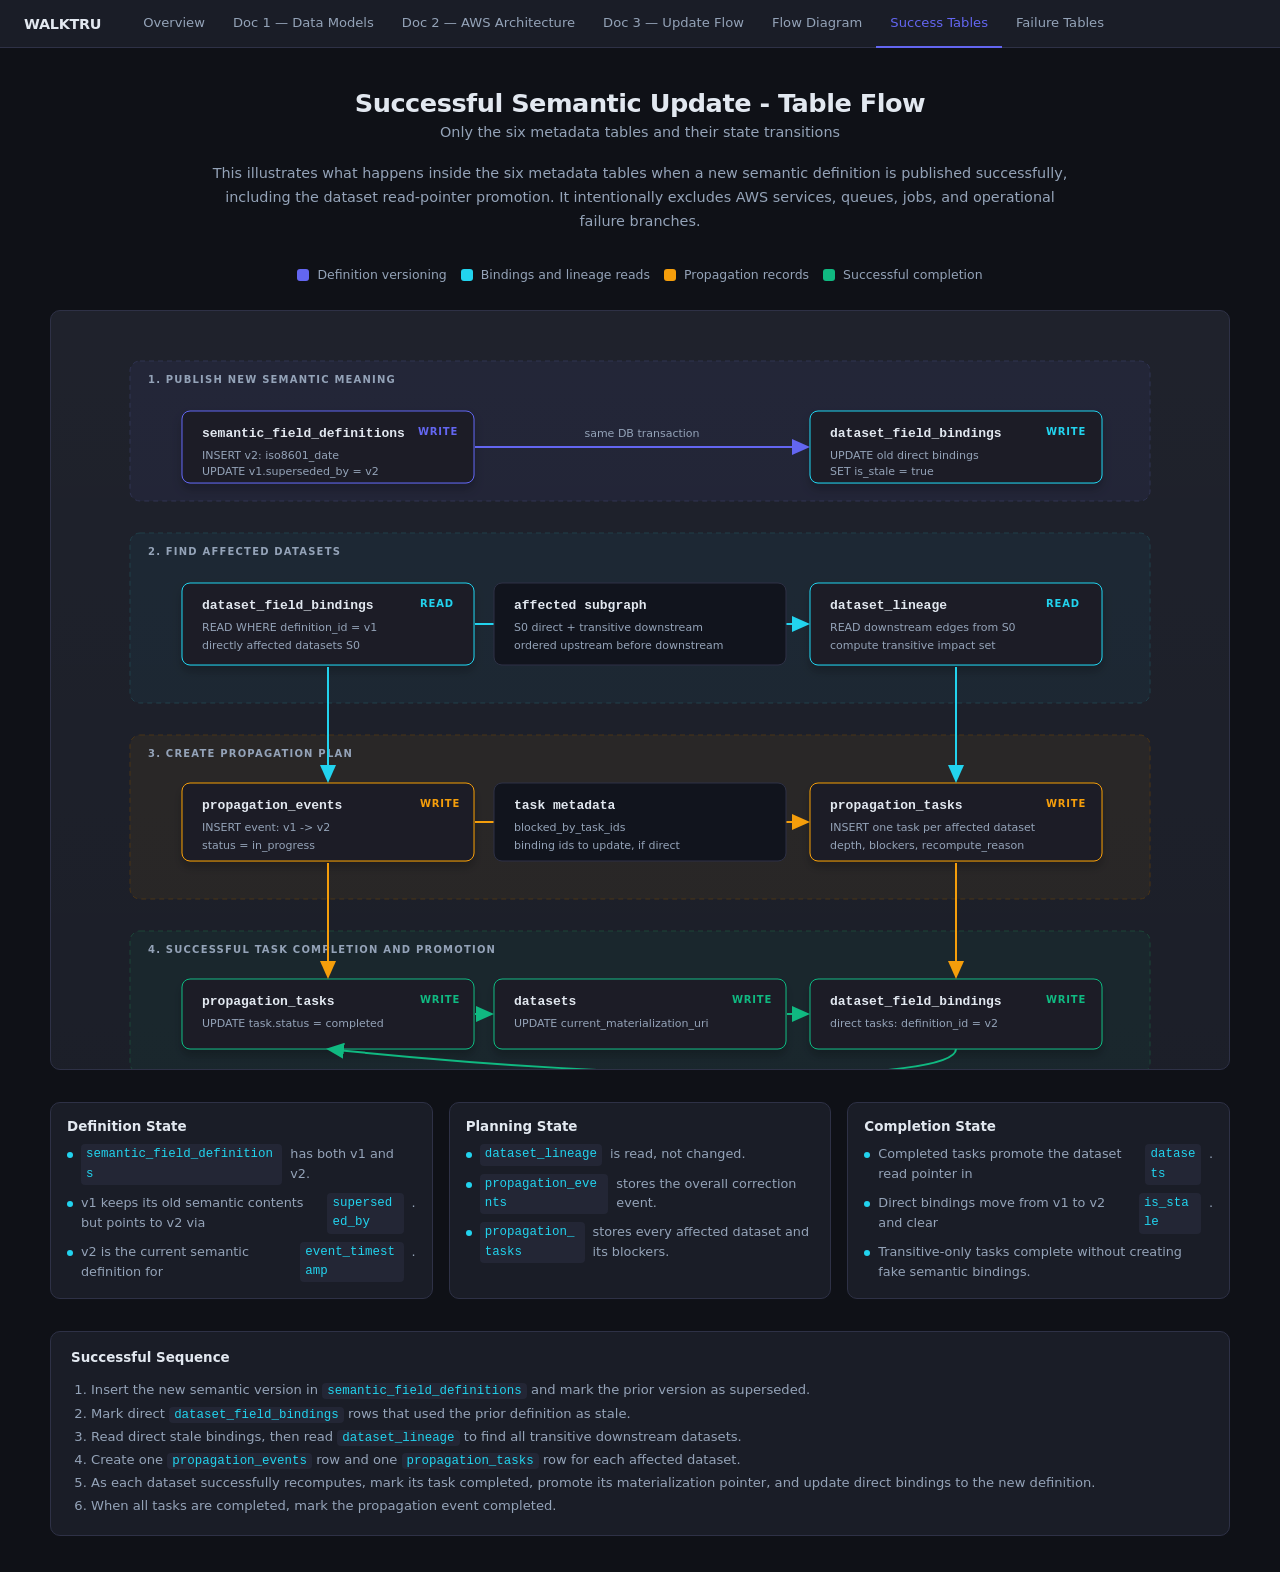
<file: pages/success_flow_illustration.html>
<!DOCTYPE html>
<html lang="en">
<head>
  <meta charset="UTF-8" />
  <meta name="viewport" content="width=device-width, initial-scale=1.0" />
  <title>Successful Semantic Update - Table Flow</title>
  <link rel="stylesheet" href="../assets/style.css" />
  <style>
    .wrap {
      max-width: 1180px;
      margin: 0 auto;
    }

    .intro {
      max-width: 860px;
      margin: -26px auto 34px;
      color: var(--muted);
      font-size: 0.9rem;
      line-height: 1.65;
      text-align: center;
    }

    .legend {
      display: flex;
      justify-content: center;
      flex-wrap: wrap;
      gap: 14px;
      margin-bottom: 28px;
    }

    .legend-item {
      display: flex;
      align-items: center;
      gap: 8px;
      color: var(--muted);
      font-size: 0.78rem;
    }

    .swatch {
      width: 12px;
      height: 12px;
      border-radius: 3px;
      display: inline-block;
    }

    .canvas {
      background:
        linear-gradient(180deg, rgba(255,255,255,0.025), rgba(255,255,255,0.008)),
        var(--surface);
      border: 1px solid var(--border);
      border-radius: 10px;
      padding: 28px;
      overflow-x: auto;
      margin-bottom: 32px;
    }

    svg {
      display: block;
      min-width: 1060px;
      margin: 0 auto;
    }

    .section-label {
      font-size: 10px;
      letter-spacing: 0.12em;
      font-weight: 800;
      fill: var(--muted);
      text-transform: uppercase;
    }

    .node-title {
      font-size: 13px;
      font-weight: 800;
      fill: var(--text);
    }

    .node-subtitle {
      font-size: 11px;
      fill: var(--muted);
    }

    .mono {
      font-family: Consolas, "Fira Code", monospace;
    }

    .op {
      font-size: 10px;
      font-weight: 800;
      letter-spacing: 0.08em;
    }

    .cards {
      display: grid;
      grid-template-columns: repeat(3, minmax(240px, 1fr));
      gap: 16px;
      margin-bottom: 32px;
    }

    @media (max-width: 860px) {
      .cards { grid-template-columns: 1fr; }
      .page-content { padding: 28px 16px; }
    }

    .state-card {
      background: var(--surface);
      border: 1px solid var(--border);
      border-radius: 10px;
      padding: 16px;
    }

    .state-card h2 {
      font-size: 0.84rem;
      margin-bottom: 10px;
      color: var(--text);
    }

    .state-card ul {
      list-style: none;
      display: flex;
      flex-direction: column;
      gap: 8px;
    }

    .state-card li {
      color: var(--muted);
      font-size: 0.8rem;
      line-height: 1.55;
      display: flex;
      gap: 8px;
    }

    .state-card li::before {
      content: "";
      width: 6px;
      height: 6px;
      border-radius: 50%;
      background: var(--accent2);
      margin-top: 8px;
      flex-shrink: 0;
    }

    .sequence {
      background: var(--surface);
      border: 1px solid var(--border);
      border-radius: 10px;
      padding: 18px 20px;
    }

    .sequence h2 {
      font-size: 0.84rem;
      margin-bottom: 14px;
    }

    .sequence ol {
      padding-left: 20px;
      color: var(--muted);
      line-height: 1.7;
      font-size: 0.82rem;
    }

    @media (max-width: 700px) {
      .intro { margin-top: -12px; text-align: left; }
      .legend { justify-content: flex-start; gap: 10px; }
      .canvas { padding: 14px; margin-bottom: 24px; }
      svg { min-width: 0; }
      .cards { grid-template-columns: minmax(0, 1fr); }
      .state-card { min-width: 0; }
      .sequence { padding: 16px; }
    }
  </style>
</head>
<body>
  <main class="page-content">
    <div class="wrap">
      <h1>Successful Semantic Update - Table Flow</h1>
      <p class="subtitle">Only the six metadata tables and their state transitions</p>

      <p class="intro">
        This illustrates what happens inside the six metadata tables when a new semantic definition is published successfully, including the dataset read-pointer promotion.
        It intentionally excludes AWS services, queues, jobs, and operational failure branches.
      </p>

      <div class="legend" aria-label="Legend">
        <div class="legend-item"><span class="swatch" style="background:#6366f1"></span>Definition versioning</div>
        <div class="legend-item"><span class="swatch" style="background:#22d3ee"></span>Bindings and lineage reads</div>
        <div class="legend-item"><span class="swatch" style="background:#f59e0b"></span>Propagation records</div>
        <div class="legend-item"><span class="swatch" style="background:#10b981"></span>Successful completion</div>
      </div>

      <section class="canvas diagram-zoom" aria-label="Successful table update flow diagram">
        <svg viewBox="0 0 1060 760" role="img" aria-labelledby="diagram-title diagram-desc">
          <title id="diagram-title">Successful semantic update table flow</title>
          <desc id="diagram-desc">
            A flow showing semantic_field_definitions, dataset_field_bindings, dataset_lineage,
            propagation_events, propagation_tasks, and datasets table updates during a successful semantic update.
          </desc>

          <defs>
            <marker id="arrow-purple" markerWidth="9" markerHeight="8" refX="8" refY="4" orient="auto">
              <path d="M0,0 L9,4 L0,8 Z" fill="#6366f1" />
            </marker>
            <marker id="arrow-cyan" markerWidth="9" markerHeight="8" refX="8" refY="4" orient="auto">
              <path d="M0,0 L9,4 L0,8 Z" fill="#22d3ee" />
            </marker>
            <marker id="arrow-amber" markerWidth="9" markerHeight="8" refX="8" refY="4" orient="auto">
              <path d="M0,0 L9,4 L0,8 Z" fill="#f59e0b" />
            </marker>
            <marker id="arrow-green" markerWidth="9" markerHeight="8" refX="8" refY="4" orient="auto">
              <path d="M0,0 L9,4 L0,8 Z" fill="#10b981" />
            </marker>
            <filter id="soft-shadow" x="-10%" y="-10%" width="120%" height="130%">
              <feDropShadow dx="0" dy="6" stdDeviation="5" flood-color="#000000" flood-opacity="0.22" />
            </filter>
          </defs>

          <rect x="20" y="22" width="1020" height="140" rx="10" fill="rgba(99,102,241,0.06)" stroke="#303452" stroke-dasharray="5 4" />
          <text x="38" y="44" class="section-label">1. publish new semantic meaning</text>

          <rect x="72" y="72" width="292" height="72" rx="8" fill="#1a1d27" stroke="#6366f1" filter="url(#soft-shadow)" />
          <text x="92" y="98" class="node-title mono">semantic_field_definitions</text>
          <text x="92" y="120" class="node-subtitle">INSERT v2: iso8601_date</text>
          <text x="92" y="136" class="node-subtitle">UPDATE v1.superseded_by = v2</text>
          <text x="308" y="96" class="op" fill="#6366f1">WRITE</text>

          <rect x="700" y="72" width="292" height="72" rx="8" fill="#1a1d27" stroke="#22d3ee" filter="url(#soft-shadow)" />
          <text x="720" y="98" class="node-title mono">dataset_field_bindings</text>
          <text x="720" y="120" class="node-subtitle">UPDATE old direct bindings</text>
          <text x="720" y="136" class="node-subtitle">SET is_stale = true</text>
          <text x="936" y="96" class="op" fill="#22d3ee">WRITE</text>

          <line x1="365" y1="108" x2="698" y2="108" stroke="#6366f1" stroke-width="2" marker-end="url(#arrow-purple)" />
          <text x="532" y="98" font-size="11" fill="#94a3b8" text-anchor="middle">same DB transaction</text>

          <rect x="20" y="194" width="1020" height="170" rx="10" fill="rgba(34,211,238,0.045)" stroke="#21404b" stroke-dasharray="5 4" />
          <text x="38" y="216" class="section-label">2. find affected datasets</text>

          <rect x="72" y="244" width="292" height="82" rx="8" fill="#1a1d27" stroke="#22d3ee" filter="url(#soft-shadow)" />
          <text x="92" y="270" class="node-title mono">dataset_field_bindings</text>
          <text x="92" y="292" class="node-subtitle">READ WHERE definition_id = v1</text>
          <text x="92" y="310" class="node-subtitle">directly affected datasets S0</text>
          <text x="310" y="268" class="op" fill="#22d3ee">READ</text>

          <rect x="700" y="244" width="292" height="82" rx="8" fill="#1a1d27" stroke="#22d3ee" filter="url(#soft-shadow)" />
          <text x="720" y="270" class="node-title mono">dataset_lineage</text>
          <text x="720" y="292" class="node-subtitle">READ downstream edges from S0</text>
          <text x="720" y="310" class="node-subtitle">compute transitive impact set</text>
          <text x="936" y="268" class="op" fill="#22d3ee">READ</text>

          <line x1="365" y1="285" x2="698" y2="285" stroke="#22d3ee" stroke-width="2" marker-end="url(#arrow-cyan)" />
          <text x="532" y="275" font-size="11" fill="#94a3b8" text-anchor="middle">BFS / topological sort input</text>

          <rect x="20" y="396" width="1020" height="164" rx="10" fill="rgba(245,158,11,0.055)" stroke="#4a3416" stroke-dasharray="5 4" />
          <text x="38" y="418" class="section-label">3. create propagation plan</text>

          <rect x="72" y="444" width="292" height="78" rx="8" fill="#1a1d27" stroke="#f59e0b" filter="url(#soft-shadow)" />
          <text x="92" y="470" class="node-title mono">propagation_events</text>
          <text x="92" y="492" class="node-subtitle">INSERT event: v1 -> v2</text>
          <text x="92" y="510" class="node-subtitle">status = in_progress</text>
          <text x="310" y="468" class="op" fill="#f59e0b">WRITE</text>

          <rect x="700" y="444" width="292" height="78" rx="8" fill="#1a1d27" stroke="#f59e0b" filter="url(#soft-shadow)" />
          <text x="720" y="470" class="node-title mono">propagation_tasks</text>
          <text x="720" y="492" class="node-subtitle">INSERT one task per affected dataset</text>
          <text x="720" y="510" class="node-subtitle">depth, blockers, recompute_reason</text>
          <text x="936" y="468" class="op" fill="#f59e0b">WRITE</text>

          <line x1="365" y1="483" x2="698" y2="483" stroke="#f59e0b" stroke-width="2" marker-end="url(#arrow-amber)" />
          <text x="532" y="473" font-size="11" fill="#94a3b8" text-anchor="middle">event owns all tasks</text>

          <rect x="20" y="592" width="1020" height="142" rx="10" fill="rgba(16,185,129,0.055)" stroke="#1d4739" stroke-dasharray="5 4" />
          <text x="38" y="614" class="section-label">4. successful task completion and promotion</text>

          <rect x="72" y="640" width="292" height="70" rx="8" fill="#1a1d27" stroke="#10b981" filter="url(#soft-shadow)" />
          <text x="92" y="666" class="node-title mono">propagation_tasks</text>
          <text x="92" y="688" class="node-subtitle">UPDATE task.status = completed</text>
          <text x="310" y="664" class="op" fill="#10b981">WRITE</text>

          <rect x="384" y="640" width="292" height="70" rx="8" fill="#1a1d27" stroke="#10b981" filter="url(#soft-shadow)" />
          <text x="404" y="666" class="node-title mono">datasets</text>
          <text x="404" y="688" class="node-subtitle">UPDATE current_materialization_uri</text>
          <text x="622" y="664" class="op" fill="#10b981">WRITE</text>

          <rect x="700" y="640" width="292" height="70" rx="8" fill="#1a1d27" stroke="#10b981" filter="url(#soft-shadow)" />
          <text x="720" y="666" class="node-title mono">dataset_field_bindings</text>
          <text x="720" y="688" class="node-subtitle">direct tasks: definition_id = v2</text>
          <text x="936" y="664" class="op" fill="#10b981">WRITE</text>

          <line x1="218" y1="328" x2="218" y2="442" stroke="#22d3ee" stroke-width="2" marker-end="url(#arrow-cyan)" />
          <line x1="846" y1="328" x2="846" y2="442" stroke="#22d3ee" stroke-width="2" marker-end="url(#arrow-cyan)" />
          <line x1="218" y1="524" x2="218" y2="638" stroke="#f59e0b" stroke-width="2" marker-end="url(#arrow-amber)" />
          <line x1="846" y1="524" x2="846" y2="638" stroke="#f59e0b" stroke-width="2" marker-end="url(#arrow-amber)" />
          <line x1="365" y1="675" x2="382" y2="675" stroke="#10b981" stroke-width="2" marker-end="url(#arrow-green)" />
          <line x1="677" y1="675" x2="698" y2="675" stroke="#10b981" stroke-width="2" marker-end="url(#arrow-green)" />

          <path d="M846 710 C846 744 540 744 218 710" fill="none" stroke="#10b981" stroke-width="2" marker-end="url(#arrow-green)" />
          <text x="532" y="738" font-size="11" fill="#94a3b8" text-anchor="middle">repeat by topological order until no blocked tasks remain</text>

          <rect x="384" y="244" width="292" height="82" rx="8" fill="#11141d" stroke="#2e3146" />
          <text x="404" y="270" class="node-title mono">affected subgraph</text>
          <text x="404" y="292" class="node-subtitle">S0 direct + transitive downstream</text>
          <text x="404" y="310" class="node-subtitle">ordered upstream before downstream</text>

          <rect x="384" y="444" width="292" height="78" rx="8" fill="#11141d" stroke="#2e3146" />
          <text x="404" y="470" class="node-title mono">task metadata</text>
          <text x="404" y="492" class="node-subtitle">blocked_by_task_ids</text>
          <text x="404" y="510" class="node-subtitle">binding ids to update, if direct</text>
        </svg>
      </section>

      <section class="cards" aria-label="Final table states">
        <article class="state-card">
          <h2>Definition State</h2>
          <ul>
            <li><code>semantic_field_definitions</code> has both v1 and v2.</li>
            <li>v1 keeps its old semantic contents but points to v2 via <code>superseded_by</code>.</li>
            <li>v2 is the current semantic definition for <code>event_timestamp</code>.</li>
          </ul>
        </article>

        <article class="state-card">
          <h2>Planning State</h2>
          <ul>
            <li><code>dataset_lineage</code> is read, not changed.</li>
            <li><code>propagation_events</code> stores the overall correction event.</li>
            <li><code>propagation_tasks</code> stores every affected dataset and its blockers.</li>
          </ul>
        </article>

        <article class="state-card">
          <h2>Completion State</h2>
          <ul>
            <li>Completed tasks promote the dataset read pointer in <code>datasets</code>.</li>
            <li>Direct bindings move from v1 to v2 and clear <code>is_stale</code>.</li>
            <li>Transitive-only tasks complete without creating fake semantic bindings.</li>
          </ul>
        </article>
      </section>

      <section class="sequence" aria-label="Successful sequence">
        <h2>Successful Sequence</h2>
        <ol>
          <li>Insert the new semantic version in <code>semantic_field_definitions</code> and mark the prior version as superseded.</li>
          <li>Mark direct <code>dataset_field_bindings</code> rows that used the prior definition as stale.</li>
          <li>Read direct stale bindings, then read <code>dataset_lineage</code> to find all transitive downstream datasets.</li>
          <li>Create one <code>propagation_events</code> row and one <code>propagation_tasks</code> row for each affected dataset.</li>
          <li>As each dataset successfully recomputes, mark its task completed, promote its materialization pointer, and update direct bindings to the new definition.</li>
          <li>When all tasks are completed, mark the propagation event completed.</li>
        </ol>
      </section>
    </div>
  </main>
<script src="../assets/nav.js"></script>
<script src="../assets/diagram-zoom.js"></script>
</body>
</html>
</file>
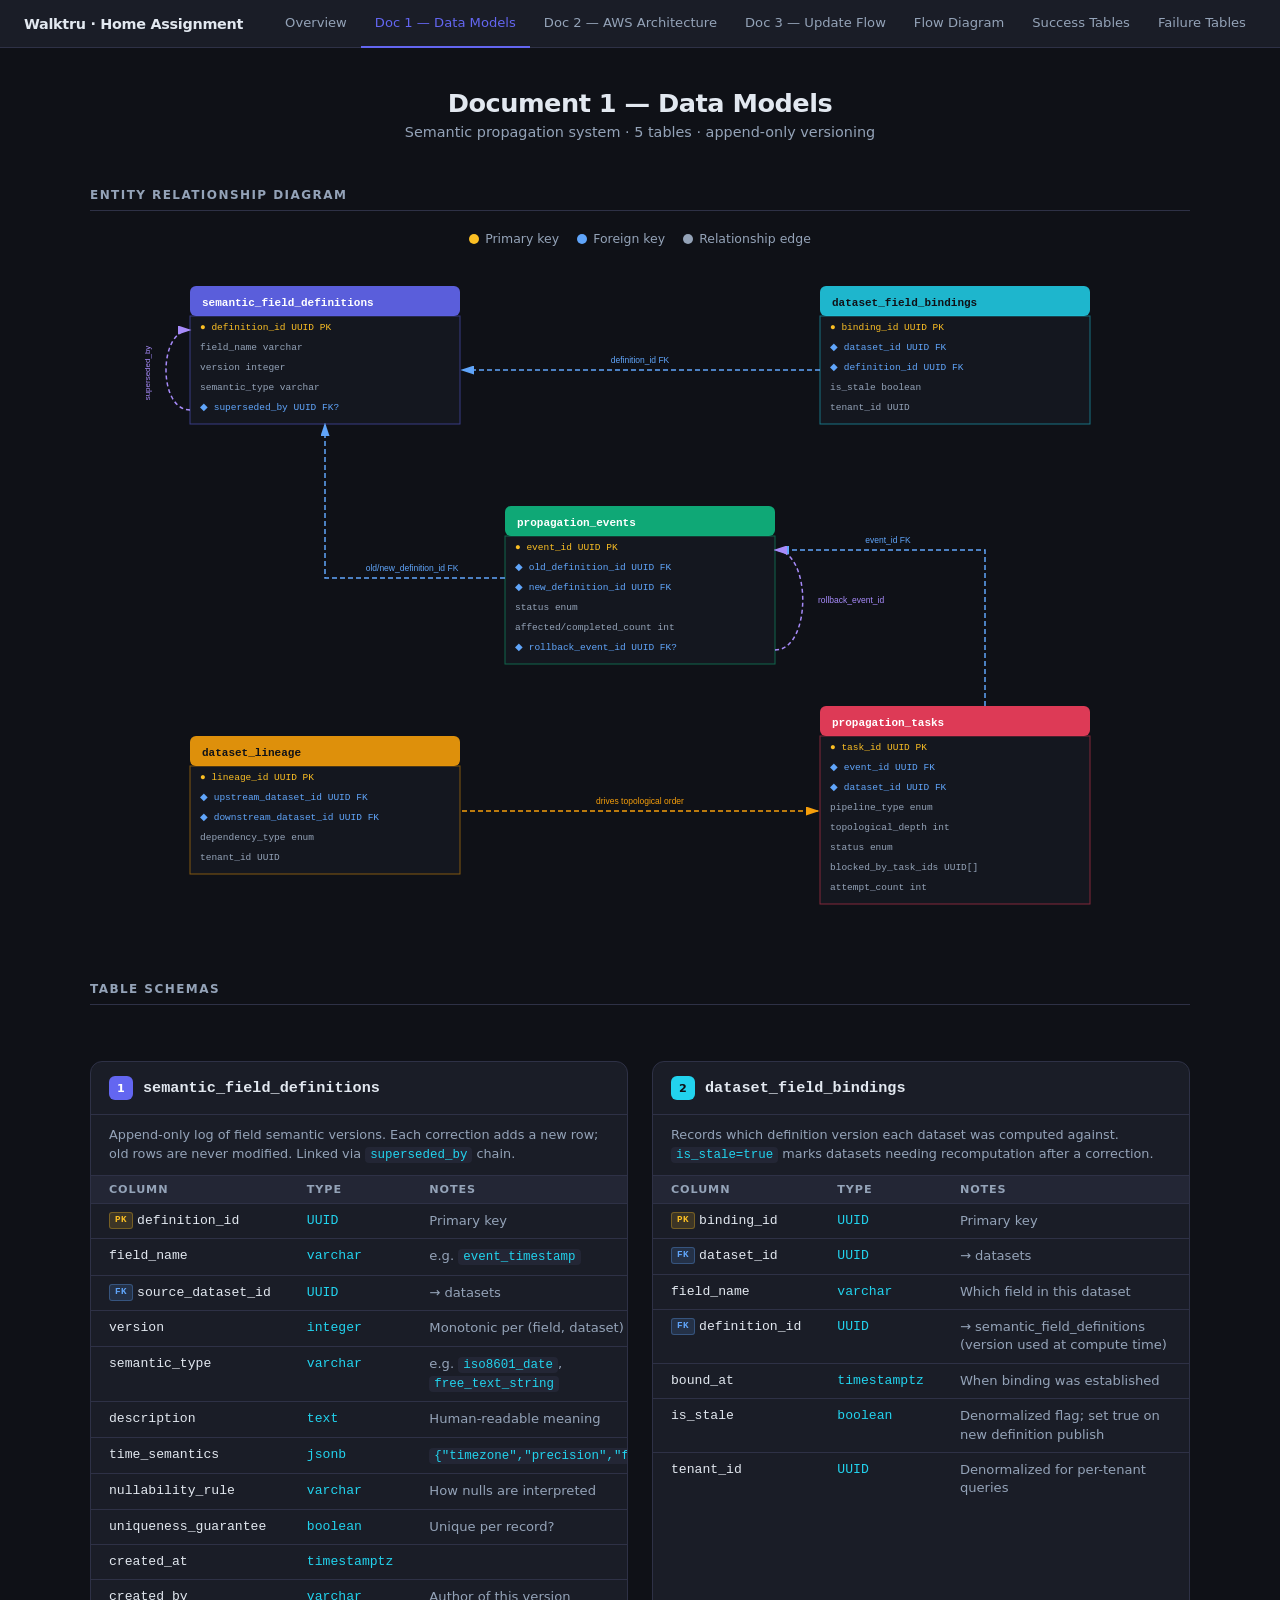
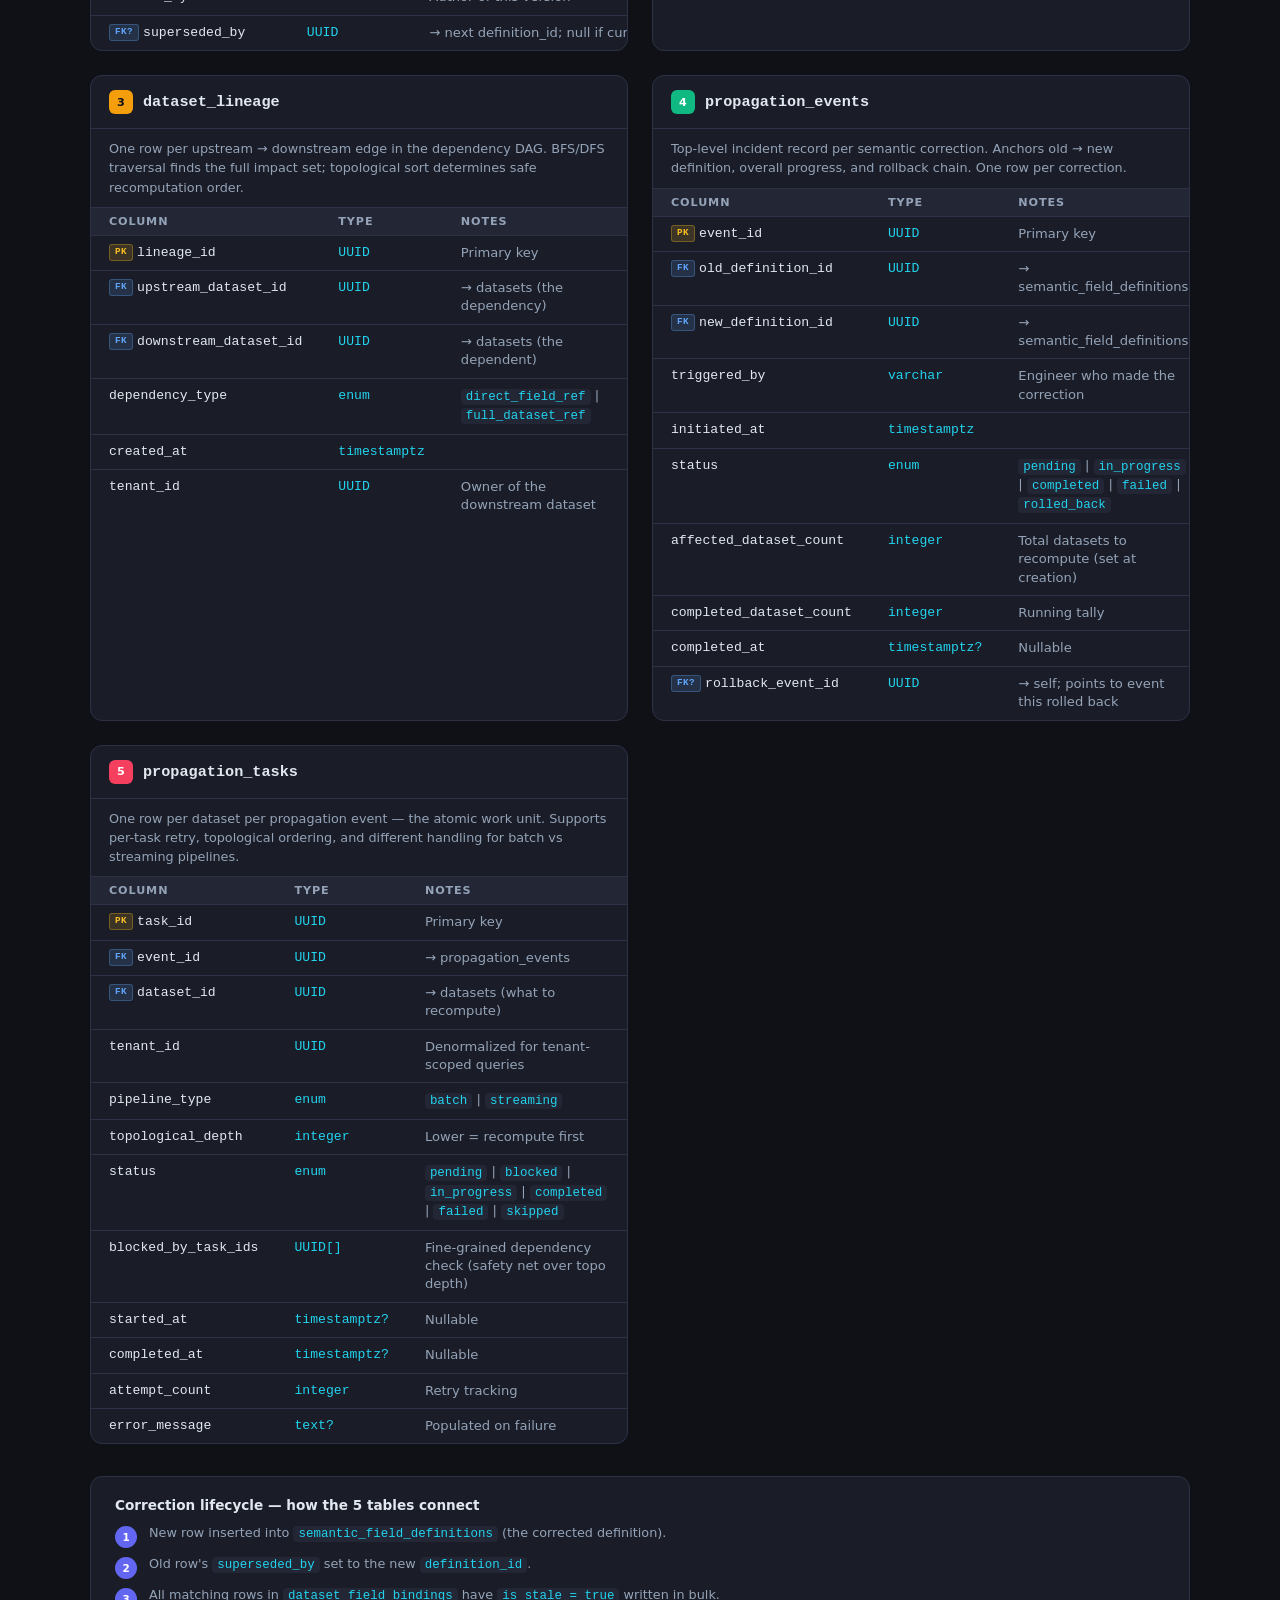
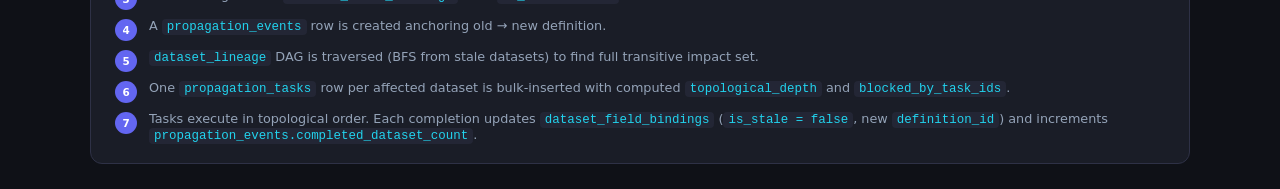
<file: site/doc1.html>
<!DOCTYPE html>
<html lang="en">
<head>
  <meta charset="UTF-8" />
  <meta name="viewport" content="width=device-width, initial-scale=1.0" />
  <title>Doc 1 — Data Models</title>
  <link rel="stylesheet" href="assets/style.css" />
  <style>
    /* ── ERD ── */
    .erd-container {
      max-width: 1100px;
      margin: 0 auto 56px;
    }
    .erd-wrapper {
      position: relative;
      width: 100%;
      height: 660px;
    }
    svg#erd {
      width: 100%;
      height: 100%;
      overflow: visible;
    }

    /* ── Legend ── */
    .legend {
      display: flex;
      align-items: center;
      gap: 18px;
      justify-content: center;
      margin-bottom: 20px;
      font-size: 0.78rem;
      color: var(--muted);
    }
    .legend-item { display: flex; align-items: center; gap: 6px; }
    .legend-dot { width: 10px; height: 10px; border-radius: 50%; }

    /* ── Table cards ── */
    .cards-container {
      max-width: 1100px;
      margin: 0 auto;
      display: grid;
      grid-template-columns: repeat(auto-fill, minmax(420px, 1fr));
      gap: 24px;
    }
    .card {
      background: var(--surface);
      border: 1px solid var(--border);
      border-radius: 12px;
      overflow: hidden;
    }
    .card-header {
      padding: 14px 18px;
      display: flex;
      align-items: center;
      gap: 10px;
      border-bottom: 1px solid var(--border);
    }
    .card-number {
      width: 24px;
      height: 24px;
      border-radius: 6px;
      display: flex;
      align-items: center;
      justify-content: center;
      font-size: 0.7rem;
      font-weight: 800;
      flex-shrink: 0;
    }
    .card-title {
      font-family: 'Consolas', 'Fira Code', monospace;
      font-size: 0.95rem;
      font-weight: 600;
    }
    .card-purpose {
      padding: 10px 18px;
      font-size: 0.8rem;
      color: var(--muted);
      border-bottom: 1px solid var(--border);
      line-height: 1.5;
    }
    table.schema {
      width: 100%;
      border-collapse: collapse;
    }
    table.schema thead tr { background: var(--surface2); }
    table.schema thead th {
      padding: 7px 18px;
      font-size: 0.7rem;
      font-weight: 700;
      letter-spacing: 0.08em;
      text-transform: uppercase;
      color: var(--muted);
      text-align: left;
    }
    table.schema tbody tr { border-top: 1px solid var(--border); }
    table.schema tbody tr:hover { background: rgba(255,255,255,0.02); }
    table.schema td {
      padding: 8px 18px;
      vertical-align: top;
      font-size: 0.82rem;
      line-height: 1.4;
    }
    .col-name {
      font-family: 'Consolas', 'Fira Code', monospace;
      font-weight: 500;
      white-space: nowrap;
    }
    .col-type {
      color: var(--accent2);
      font-family: 'Consolas', 'Fira Code', monospace;
      font-size: 0.75rem;
      white-space: nowrap;
    }
    .col-notes { color: var(--muted); font-size: 0.78rem; }

    /* colour strips per table */
    .c1 { background: var(--accent); }
    .c2 { background: var(--accent2); }
    .c3 { background: var(--accent3); }
    .c4 { background: var(--accent4); }
    .c5 { background: var(--accent5); }
  </style>
</head>
<body>
<div class="page-content">

<h1>Document 1 — Data Models</h1>
<p class="subtitle">Semantic propagation system · 5 tables · append-only versioning</p>

<!-- ──────────────── ERD ──────────────── -->
<div class="erd-container">
  <p class="section-title">Entity Relationship Diagram</p>

  <div class="legend">
    <div class="legend-item"><div class="legend-dot" style="background:var(--pk)"></div>Primary key</div>
    <div class="legend-item"><div class="legend-dot" style="background:var(--fk)"></div>Foreign key</div>
    <div class="legend-item"><div class="legend-dot" style="background:var(--muted)"></div>Relationship edge</div>
  </div>

  <div class="erd-wrapper">
    <svg id="erd" viewBox="0 0 1000 660" xmlns="http://www.w3.org/2000/svg">
      <defs>
        <marker id="arr-blue" markerWidth="9" markerHeight="6" refX="8" refY="3" orient="auto">
          <path d="M0,0 L9,3 L0,6 Z" fill="#60a5fa"/>
        </marker>
        <marker id="arr-purple" markerWidth="9" markerHeight="6" refX="8" refY="3" orient="auto">
          <path d="M0,0 L9,3 L0,6 Z" fill="#a78bfa"/>
        </marker>
        <marker id="arr-amber" markerWidth="9" markerHeight="6" refX="8" refY="3" orient="auto">
          <path d="M0,0 L9,3 L0,6 Z" fill="#f59e0b"/>
        </marker>
      </defs>

      <!-- T1: semantic_field_definitions -->
      <rect x="50" y="20" width="270" height="30" rx="6" fill="#6366f1" opacity="0.9"/>
      <text x="62" y="40" font-size="11" font-weight="700" font-family="Consolas,monospace" fill="white">semantic_field_definitions</text>
      <rect x="50" y="50" width="270" height="108" fill="#1a1d27" stroke="#6366f1" stroke-width="1" opacity="0.5"/>
      <text x="60" y="64"  font-size="9.5" font-family="Consolas,monospace" fill="#fbbf24">● definition_id      UUID PK</text>
      <text x="60" y="84"  font-size="9.5" font-family="Consolas,monospace" fill="#94a3b8">  field_name          varchar</text>
      <text x="60" y="104" font-size="9.5" font-family="Consolas,monospace" fill="#94a3b8">  version             integer</text>
      <text x="60" y="124" font-size="9.5" font-family="Consolas,monospace" fill="#94a3b8">  semantic_type       varchar</text>
      <text x="60" y="144" font-size="9.5" font-family="Consolas,monospace" fill="#60a5fa">◆ superseded_by      UUID FK?</text>

      <!-- T2: dataset_field_bindings -->
      <rect x="680" y="20" width="270" height="30" rx="6" fill="#22d3ee" opacity="0.85"/>
      <text x="692" y="40" font-size="11" font-weight="700" font-family="Consolas,monospace" fill="#0f1117">dataset_field_bindings</text>
      <rect x="680" y="50" width="270" height="108" fill="#1a1d27" stroke="#22d3ee" stroke-width="1" opacity="0.5"/>
      <text x="690" y="64"  font-size="9.5" font-family="Consolas,monospace" fill="#fbbf24">● binding_id         UUID PK</text>
      <text x="690" y="84"  font-size="9.5" font-family="Consolas,monospace" fill="#60a5fa">◆ dataset_id         UUID FK</text>
      <text x="690" y="104" font-size="9.5" font-family="Consolas,monospace" fill="#60a5fa">◆ definition_id      UUID FK</text>
      <text x="690" y="124" font-size="9.5" font-family="Consolas,monospace" fill="#94a3b8">  is_stale            boolean</text>
      <text x="690" y="144" font-size="9.5" font-family="Consolas,monospace" fill="#94a3b8">  tenant_id           UUID</text>

      <!-- T4: propagation_events -->
      <rect x="365" y="240" width="270" height="30" rx="6" fill="#10b981" opacity="0.9"/>
      <text x="377" y="260" font-size="11" font-weight="700" font-family="Consolas,monospace" fill="white">propagation_events</text>
      <rect x="365" y="270" width="270" height="128" fill="#1a1d27" stroke="#10b981" stroke-width="1" opacity="0.5"/>
      <text x="375" y="284" font-size="9.5" font-family="Consolas,monospace" fill="#fbbf24">● event_id               UUID PK</text>
      <text x="375" y="304" font-size="9.5" font-family="Consolas,monospace" fill="#60a5fa">◆ old_definition_id       UUID FK</text>
      <text x="375" y="324" font-size="9.5" font-family="Consolas,monospace" fill="#60a5fa">◆ new_definition_id       UUID FK</text>
      <text x="375" y="344" font-size="9.5" font-family="Consolas,monospace" fill="#94a3b8">  status                   enum</text>
      <text x="375" y="364" font-size="9.5" font-family="Consolas,monospace" fill="#94a3b8">  affected/completed_count int</text>
      <text x="375" y="384" font-size="9.5" font-family="Consolas,monospace" fill="#60a5fa">◆ rollback_event_id       UUID FK?</text>

      <!-- T3: dataset_lineage -->
      <rect x="50" y="470" width="270" height="30" rx="6" fill="#f59e0b" opacity="0.9"/>
      <text x="62" y="490" font-size="11" font-weight="700" font-family="Consolas,monospace" fill="#0f1117">dataset_lineage</text>
      <rect x="50" y="500" width="270" height="108" fill="#1a1d27" stroke="#f59e0b" stroke-width="1" opacity="0.5"/>
      <text x="60" y="514" font-size="9.5" font-family="Consolas,monospace" fill="#fbbf24">● lineage_id              UUID PK</text>
      <text x="60" y="534" font-size="9.5" font-family="Consolas,monospace" fill="#60a5fa">◆ upstream_dataset_id     UUID FK</text>
      <text x="60" y="554" font-size="9.5" font-family="Consolas,monospace" fill="#60a5fa">◆ downstream_dataset_id   UUID FK</text>
      <text x="60" y="574" font-size="9.5" font-family="Consolas,monospace" fill="#94a3b8">  dependency_type          enum</text>
      <text x="60" y="594" font-size="9.5" font-family="Consolas,monospace" fill="#94a3b8">  tenant_id                UUID</text>

      <!-- T5: propagation_tasks -->
      <rect x="680" y="440" width="270" height="30" rx="6" fill="#f43f5e" opacity="0.9"/>
      <text x="692" y="460" font-size="11" font-weight="700" font-family="Consolas,monospace" fill="white">propagation_tasks</text>
      <rect x="680" y="470" width="270" height="168" fill="#1a1d27" stroke="#f43f5e" stroke-width="1" opacity="0.5"/>
      <text x="690" y="484" font-size="9.5" font-family="Consolas,monospace" fill="#fbbf24">● task_id              UUID PK</text>
      <text x="690" y="504" font-size="9.5" font-family="Consolas,monospace" fill="#60a5fa">◆ event_id             UUID FK</text>
      <text x="690" y="524" font-size="9.5" font-family="Consolas,monospace" fill="#60a5fa">◆ dataset_id           UUID FK</text>
      <text x="690" y="544" font-size="9.5" font-family="Consolas,monospace" fill="#94a3b8">  pipeline_type          enum</text>
      <text x="690" y="564" font-size="9.5" font-family="Consolas,monospace" fill="#94a3b8">  topological_depth      int</text>
      <text x="690" y="584" font-size="9.5" font-family="Consolas,monospace" fill="#94a3b8">  status                 enum</text>
      <text x="690" y="604" font-size="9.5" font-family="Consolas,monospace" fill="#94a3b8">  blocked_by_task_ids    UUID[]</text>
      <text x="690" y="624" font-size="9.5" font-family="Consolas,monospace" fill="#94a3b8">  attempt_count          int</text>

      <!-- ARROWS -->
      <!-- 1: T2 → T1  definition_id FK -->
      <line x1="680" y1="104" x2="322" y2="104"
            stroke="#60a5fa" stroke-width="1.5" stroke-dasharray="5,3"
            marker-end="url(#arr-blue)"/>
      <text x="500" y="97" font-size="8.5" fill="#60a5fa" text-anchor="middle" font-family="sans-serif">definition_id FK</text>

      <!-- 2: T1 self-ref superseded_by -->
      <path d="M 50,144 C 18,144 18,64 50,64"
            stroke="#a78bfa" stroke-width="1.5" stroke-dasharray="4,3" fill="none"
            marker-end="url(#arr-purple)"/>
      <text x="10" y="107" font-size="8" fill="#a78bfa" text-anchor="middle" font-family="sans-serif"
            transform="rotate(-90 10 107)">superseded_by</text>

      <!-- 3: T4 → T1  old/new_definition_id FK -->
      <path d="M 365,312 L 185,312 L 185,158"
            stroke="#60a5fa" stroke-width="1.5" stroke-dasharray="5,3" fill="none"
            marker-end="url(#arr-blue)"/>
      <text x="272" y="305" font-size="8.5" fill="#60a5fa" text-anchor="middle" font-family="sans-serif">old/new_definition_id FK</text>

      <!-- 4: T5 → T4  event_id FK -->
      <path d="M 845,440 L 845,284 L 637,284"
            stroke="#60a5fa" stroke-width="1.5" stroke-dasharray="5,3" fill="none"
            marker-end="url(#arr-blue)"/>
      <text x="748" y="277" font-size="8.5" fill="#60a5fa" text-anchor="middle" font-family="sans-serif">event_id FK</text>

      <!-- 5: T4 self-ref rollback_event_id -->
      <path d="M 635,384 C 672,384 672,284 635,284"
            stroke="#a78bfa" stroke-width="1.5" stroke-dasharray="4,3" fill="none"
            marker-end="url(#arr-purple)"/>
      <text x="678" y="337" font-size="8.5" fill="#a78bfa" text-anchor="start" font-family="sans-serif">rollback_event_id</text>

      <!-- 6: T3 → T5  drives topological order -->
      <line x1="322" y1="545" x2="678" y2="545"
            stroke="#f59e0b" stroke-width="1.5" stroke-dasharray="5,3"
            marker-end="url(#arr-amber)"/>
      <text x="500" y="538" font-size="8.5" fill="#f59e0b" text-anchor="middle" font-family="sans-serif">drives topological order</text>
    </svg>
  </div>
</div>

<!-- ──────────────── TABLE CARDS ──────────────── -->
<div class="erd-container" style="margin-top:0;">
  <p class="section-title">Table Schemas</p>
</div>

<div class="cards-container">

  <!-- Table 1 -->
  <div class="card">
    <div class="card-header">
      <div class="card-number c1" style="color:white">1</div>
      <div class="card-title">semantic_field_definitions</div>
    </div>
    <div class="card-purpose">Append-only log of field semantic versions. Each correction adds a new row; old rows are never modified. Linked via <code>superseded_by</code> chain.</div>
    <table class="schema">
      <thead><tr><th>Column</th><th>Type</th><th>Notes</th></tr></thead>
      <tbody>
        <tr><td class="col-name"><span class="badge pk">PK</span>definition_id</td><td class="col-type">UUID</td><td class="col-notes">Primary key</td></tr>
        <tr><td class="col-name">field_name</td><td class="col-type">varchar</td><td class="col-notes">e.g. <code>event_timestamp</code></td></tr>
        <tr><td class="col-name"><span class="badge fk">FK</span>source_dataset_id</td><td class="col-type">UUID</td><td class="col-notes">→ datasets</td></tr>
        <tr><td class="col-name">version</td><td class="col-type">integer</td><td class="col-notes">Monotonic per (field, dataset)</td></tr>
        <tr><td class="col-name">semantic_type</td><td class="col-type">varchar</td><td class="col-notes">e.g. <code>iso8601_date</code>, <code>free_text_string</code></td></tr>
        <tr><td class="col-name">description</td><td class="col-type">text</td><td class="col-notes">Human-readable meaning</td></tr>
        <tr><td class="col-name">time_semantics</td><td class="col-type">jsonb</td><td class="col-notes"><code>{"timezone","precision","format"}</code></td></tr>
        <tr><td class="col-name">nullability_rule</td><td class="col-type">varchar</td><td class="col-notes">How nulls are interpreted</td></tr>
        <tr><td class="col-name">uniqueness_guarantee</td><td class="col-type">boolean</td><td class="col-notes">Unique per record?</td></tr>
        <tr><td class="col-name">created_at</td><td class="col-type">timestamptz</td><td class="col-notes"></td></tr>
        <tr><td class="col-name">created_by</td><td class="col-type">varchar</td><td class="col-notes">Author of this version</td></tr>
        <tr><td class="col-name"><span class="badge fk">FK?</span>superseded_by</td><td class="col-type">UUID</td><td class="col-notes">→ next definition_id; null if current</td></tr>
      </tbody>
    </table>
  </div>

  <!-- Table 2 -->
  <div class="card">
    <div class="card-header">
      <div class="card-number c2" style="color:#0f1117">2</div>
      <div class="card-title">dataset_field_bindings</div>
    </div>
    <div class="card-purpose">Records which definition version each dataset was computed against. <code>is_stale=true</code> marks datasets needing recomputation after a correction.</div>
    <table class="schema">
      <thead><tr><th>Column</th><th>Type</th><th>Notes</th></tr></thead>
      <tbody>
        <tr><td class="col-name"><span class="badge pk">PK</span>binding_id</td><td class="col-type">UUID</td><td class="col-notes">Primary key</td></tr>
        <tr><td class="col-name"><span class="badge fk">FK</span>dataset_id</td><td class="col-type">UUID</td><td class="col-notes">→ datasets</td></tr>
        <tr><td class="col-name">field_name</td><td class="col-type">varchar</td><td class="col-notes">Which field in this dataset</td></tr>
        <tr><td class="col-name"><span class="badge fk">FK</span>definition_id</td><td class="col-type">UUID</td><td class="col-notes">→ semantic_field_definitions (version used at compute time)</td></tr>
        <tr><td class="col-name">bound_at</td><td class="col-type">timestamptz</td><td class="col-notes">When binding was established</td></tr>
        <tr><td class="col-name">is_stale</td><td class="col-type">boolean</td><td class="col-notes">Denormalized flag; set true on new definition publish</td></tr>
        <tr><td class="col-name">tenant_id</td><td class="col-type">UUID</td><td class="col-notes">Denormalized for per-tenant queries</td></tr>
      </tbody>
    </table>
  </div>

  <!-- Table 3 -->
  <div class="card">
    <div class="card-header">
      <div class="card-number c3" style="color:#0f1117">3</div>
      <div class="card-title">dataset_lineage</div>
    </div>
    <div class="card-purpose">One row per upstream → downstream edge in the dependency DAG. BFS/DFS traversal finds the full impact set; topological sort determines safe recomputation order.</div>
    <table class="schema">
      <thead><tr><th>Column</th><th>Type</th><th>Notes</th></tr></thead>
      <tbody>
        <tr><td class="col-name"><span class="badge pk">PK</span>lineage_id</td><td class="col-type">UUID</td><td class="col-notes">Primary key</td></tr>
        <tr><td class="col-name"><span class="badge fk">FK</span>upstream_dataset_id</td><td class="col-type">UUID</td><td class="col-notes">→ datasets (the dependency)</td></tr>
        <tr><td class="col-name"><span class="badge fk">FK</span>downstream_dataset_id</td><td class="col-type">UUID</td><td class="col-notes">→ datasets (the dependent)</td></tr>
        <tr><td class="col-name">dependency_type</td><td class="col-type">enum</td><td class="col-notes"><code>direct_field_ref</code> | <code>full_dataset_ref</code></td></tr>
        <tr><td class="col-name">created_at</td><td class="col-type">timestamptz</td><td class="col-notes"></td></tr>
        <tr><td class="col-name">tenant_id</td><td class="col-type">UUID</td><td class="col-notes">Owner of the downstream dataset</td></tr>
      </tbody>
    </table>
  </div>

  <!-- Table 4 -->
  <div class="card">
    <div class="card-header">
      <div class="card-number c4" style="color:white">4</div>
      <div class="card-title">propagation_events</div>
    </div>
    <div class="card-purpose">Top-level incident record per semantic correction. Anchors old → new definition, overall progress, and rollback chain. One row per correction.</div>
    <table class="schema">
      <thead><tr><th>Column</th><th>Type</th><th>Notes</th></tr></thead>
      <tbody>
        <tr><td class="col-name"><span class="badge pk">PK</span>event_id</td><td class="col-type">UUID</td><td class="col-notes">Primary key</td></tr>
        <tr><td class="col-name"><span class="badge fk">FK</span>old_definition_id</td><td class="col-type">UUID</td><td class="col-notes">→ semantic_field_definitions</td></tr>
        <tr><td class="col-name"><span class="badge fk">FK</span>new_definition_id</td><td class="col-type">UUID</td><td class="col-notes">→ semantic_field_definitions</td></tr>
        <tr><td class="col-name">triggered_by</td><td class="col-type">varchar</td><td class="col-notes">Engineer who made the correction</td></tr>
        <tr><td class="col-name">initiated_at</td><td class="col-type">timestamptz</td><td class="col-notes"></td></tr>
        <tr><td class="col-name">status</td><td class="col-type">enum</td><td class="col-notes"><code>pending</code> | <code>in_progress</code> | <code>completed</code> | <code>failed</code> | <code>rolled_back</code></td></tr>
        <tr><td class="col-name">affected_dataset_count</td><td class="col-type">integer</td><td class="col-notes">Total datasets to recompute (set at creation)</td></tr>
        <tr><td class="col-name">completed_dataset_count</td><td class="col-type">integer</td><td class="col-notes">Running tally</td></tr>
        <tr><td class="col-name">completed_at</td><td class="col-type">timestamptz?</td><td class="col-notes">Nullable</td></tr>
        <tr><td class="col-name"><span class="badge fk">FK?</span>rollback_event_id</td><td class="col-type">UUID</td><td class="col-notes">→ self; points to event this rolled back</td></tr>
      </tbody>
    </table>
  </div>

  <!-- Table 5 -->
  <div class="card">
    <div class="card-header">
      <div class="card-number c5" style="color:white">5</div>
      <div class="card-title">propagation_tasks</div>
    </div>
    <div class="card-purpose">One row per dataset per propagation event — the atomic work unit. Supports per-task retry, topological ordering, and different handling for batch vs streaming pipelines.</div>
    <table class="schema">
      <thead><tr><th>Column</th><th>Type</th><th>Notes</th></tr></thead>
      <tbody>
        <tr><td class="col-name"><span class="badge pk">PK</span>task_id</td><td class="col-type">UUID</td><td class="col-notes">Primary key</td></tr>
        <tr><td class="col-name"><span class="badge fk">FK</span>event_id</td><td class="col-type">UUID</td><td class="col-notes">→ propagation_events</td></tr>
        <tr><td class="col-name"><span class="badge fk">FK</span>dataset_id</td><td class="col-type">UUID</td><td class="col-notes">→ datasets (what to recompute)</td></tr>
        <tr><td class="col-name">tenant_id</td><td class="col-type">UUID</td><td class="col-notes">Denormalized for tenant-scoped queries</td></tr>
        <tr><td class="col-name">pipeline_type</td><td class="col-type">enum</td><td class="col-notes"><code>batch</code> | <code>streaming</code></td></tr>
        <tr><td class="col-name">topological_depth</td><td class="col-type">integer</td><td class="col-notes">Lower = recompute first</td></tr>
        <tr><td class="col-name">status</td><td class="col-type">enum</td><td class="col-notes"><code>pending</code> | <code>blocked</code> | <code>in_progress</code> | <code>completed</code> | <code>failed</code> | <code>skipped</code></td></tr>
        <tr><td class="col-name">blocked_by_task_ids</td><td class="col-type">UUID[]</td><td class="col-notes">Fine-grained dependency check (safety net over topo depth)</td></tr>
        <tr><td class="col-name">started_at</td><td class="col-type">timestamptz?</td><td class="col-notes">Nullable</td></tr>
        <tr><td class="col-name">completed_at</td><td class="col-type">timestamptz?</td><td class="col-notes">Nullable</td></tr>
        <tr><td class="col-name">attempt_count</td><td class="col-type">integer</td><td class="col-notes">Retry tracking</td></tr>
        <tr><td class="col-name">error_message</td><td class="col-type">text?</td><td class="col-notes">Populated on failure</td></tr>
      </tbody>
    </table>
  </div>

</div>

<!-- ──────────────── EVENT FLOW ──────────────── -->
<div class="flow-note">
  <h3>Correction lifecycle — how the 5 tables connect</h3>
  <div class="flow-steps">
    <div class="flow-step"><div class="step-num">1</div><span>New row inserted into <code>semantic_field_definitions</code> (the corrected definition).</span></div>
    <div class="flow-step"><div class="step-num">2</div><span>Old row's <code>superseded_by</code> set to the new <code>definition_id</code>.</span></div>
    <div class="flow-step"><div class="step-num">3</div><span>All matching rows in <code>dataset_field_bindings</code> have <code>is_stale = true</code> written in bulk.</span></div>
    <div class="flow-step"><div class="step-num">4</div><span>A <code>propagation_events</code> row is created anchoring old → new definition.</span></div>
    <div class="flow-step"><div class="step-num">5</div><span><code>dataset_lineage</code> DAG is traversed (BFS from stale datasets) to find full transitive impact set.</span></div>
    <div class="flow-step"><div class="step-num">6</div><span>One <code>propagation_tasks</code> row per affected dataset is bulk-inserted with computed <code>topological_depth</code> and <code>blocked_by_task_ids</code>.</span></div>
    <div class="flow-step"><div class="step-num">7</div><span>Tasks execute in topological order. Each completion updates <code>dataset_field_bindings</code> (<code>is_stale = false</code>, new <code>definition_id</code>) and increments <code>propagation_events.completed_dataset_count</code>.</span></div>
  </div>
</div>

</div>
<script src="assets/nav.js"></script>
</body>
</html>
</file>
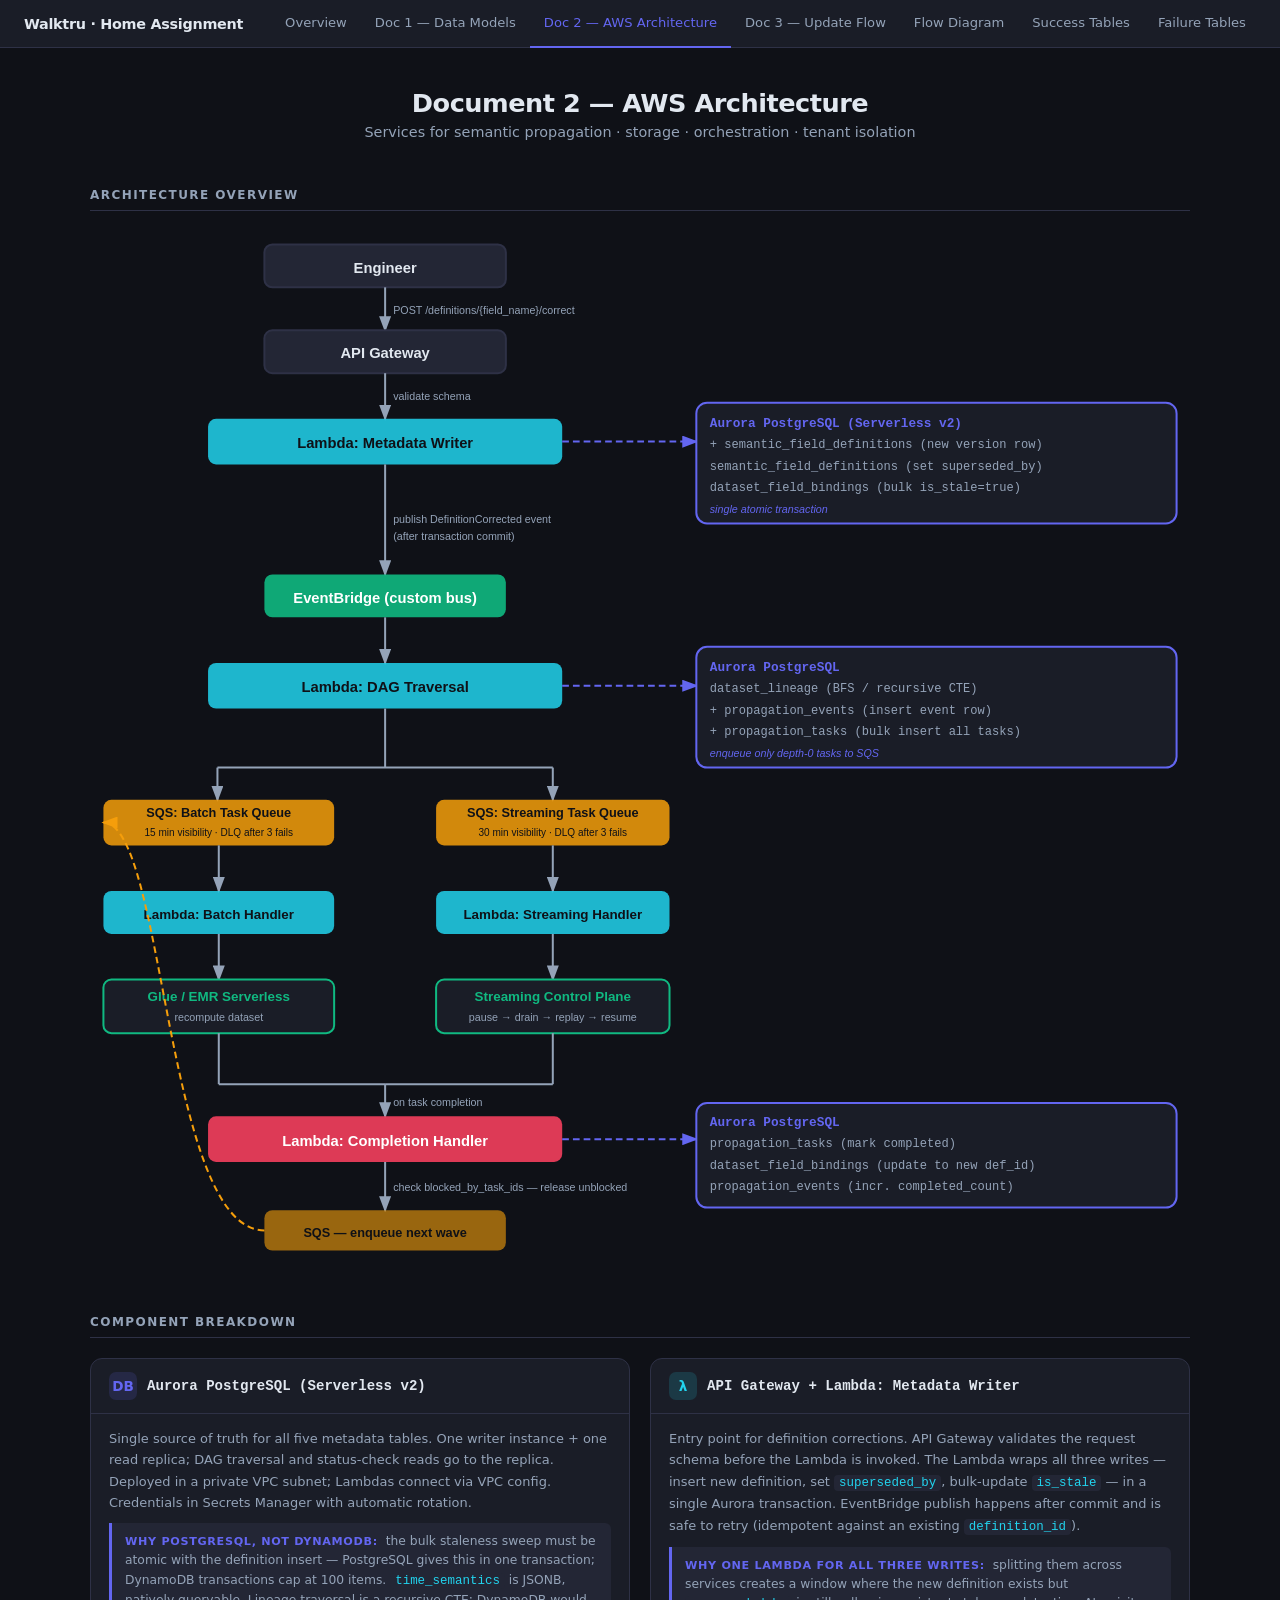
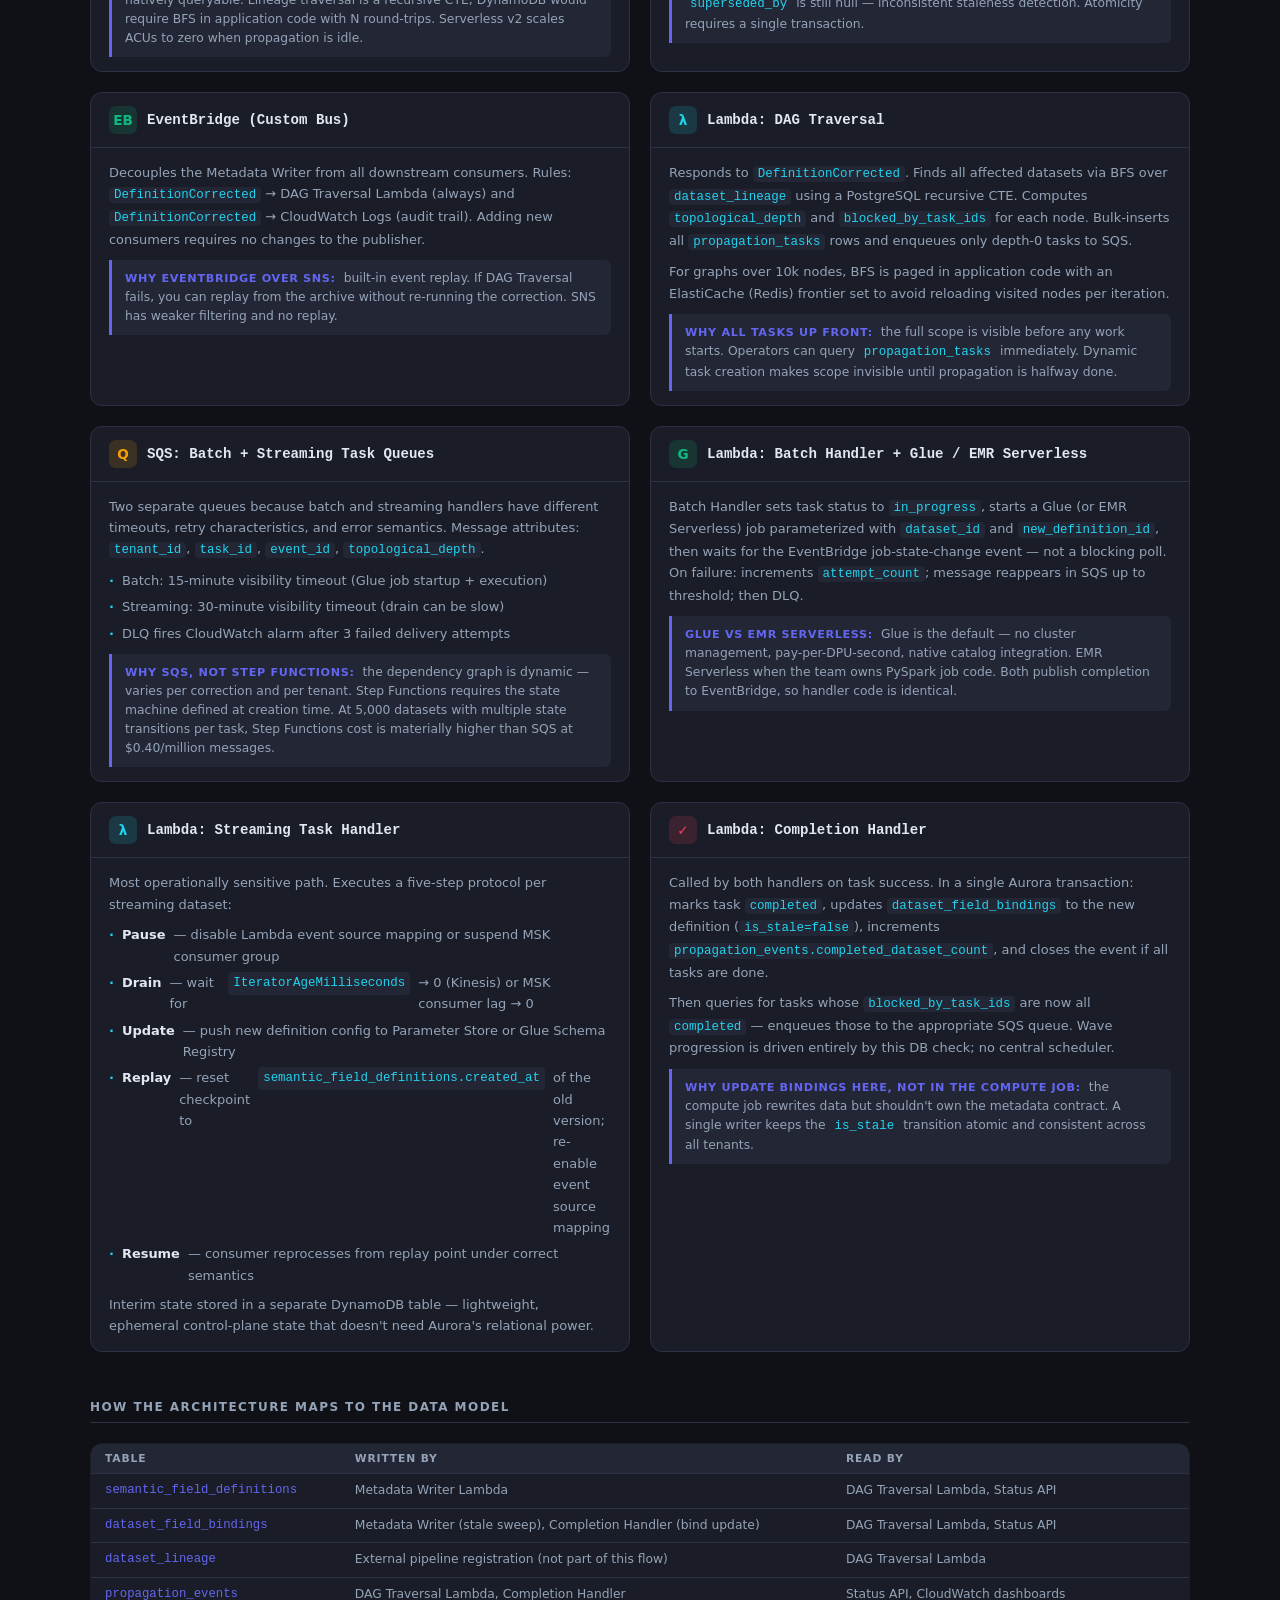
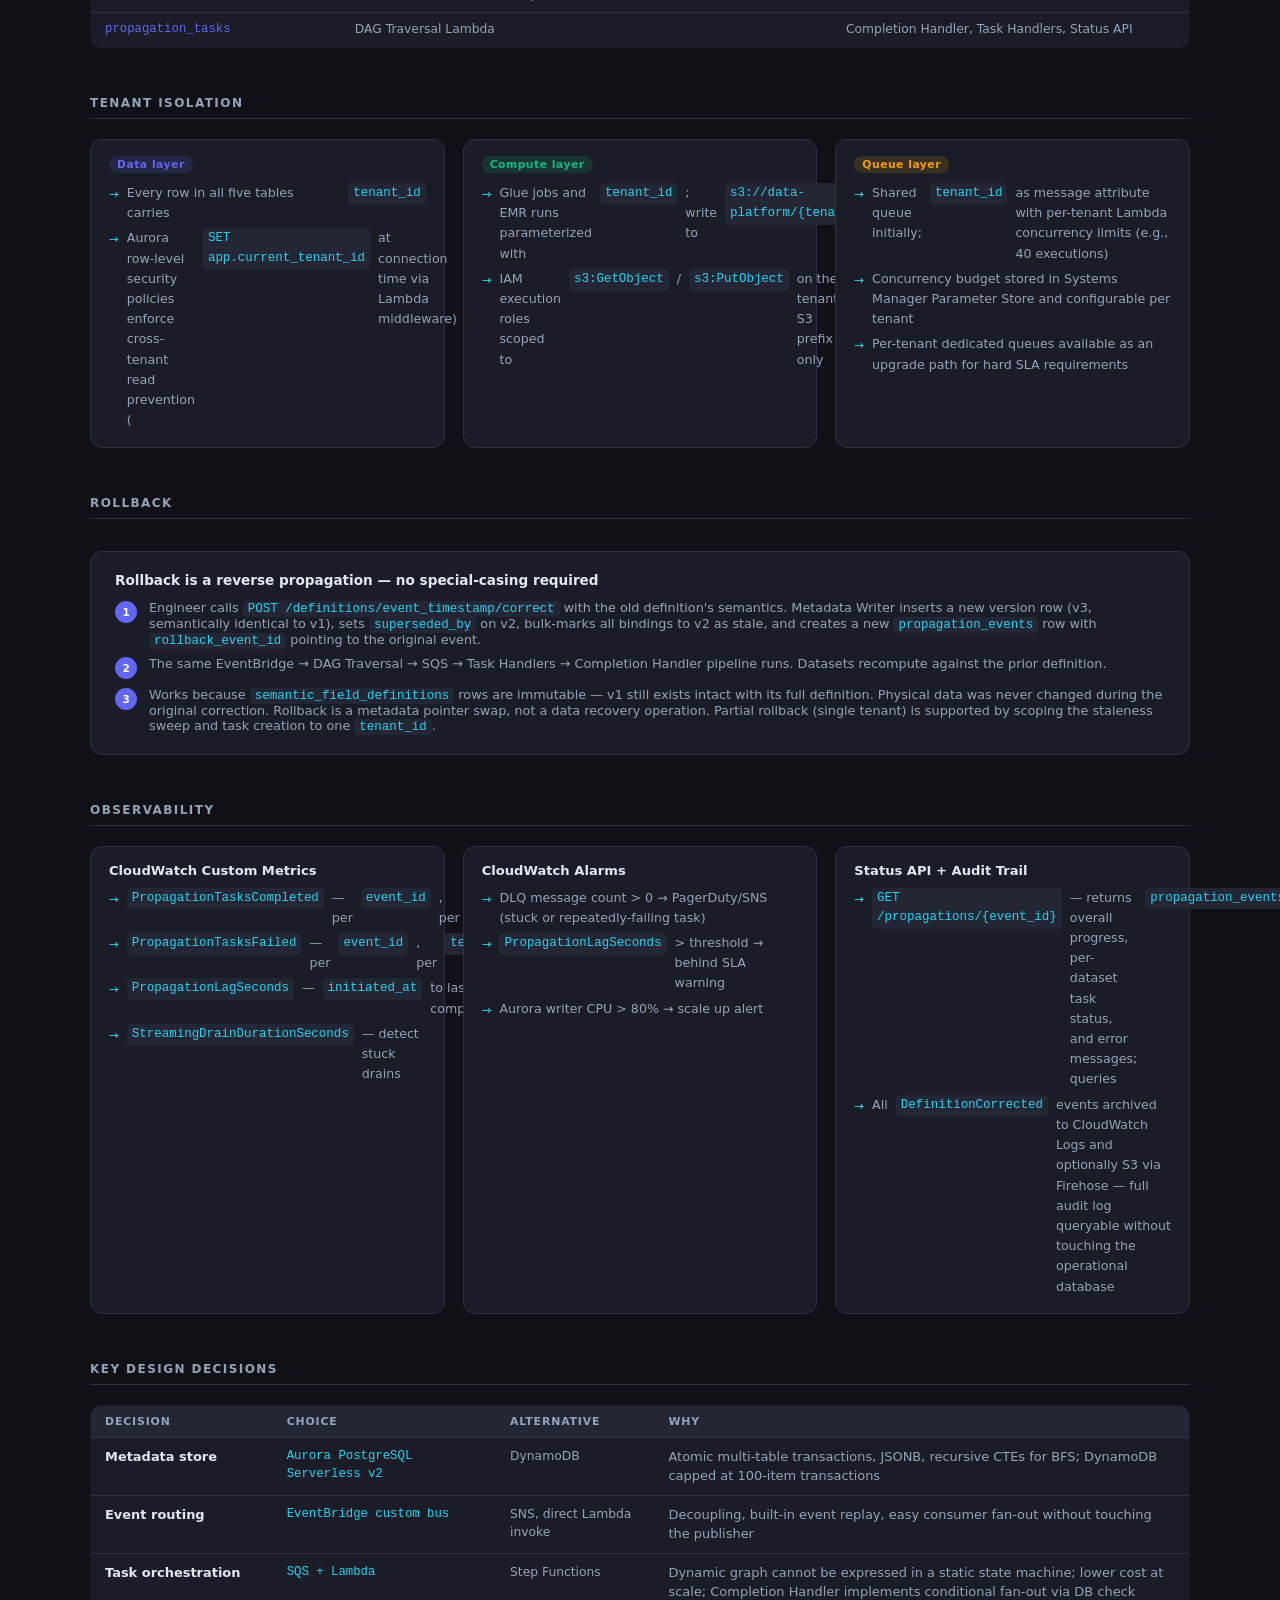
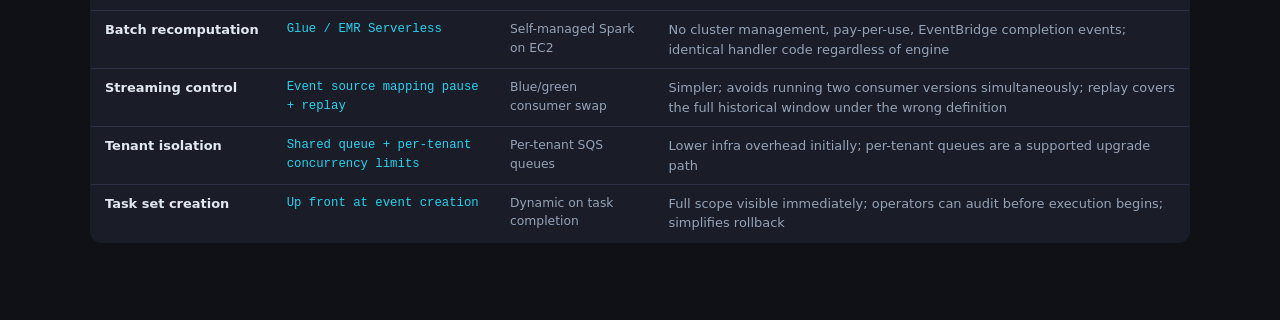
<file: site/doc2.html>
<!DOCTYPE html>
<html lang="en">
<head>
  <meta charset="UTF-8" />
  <meta name="viewport" content="width=device-width, initial-scale=1.0" />
  <title>Doc 2 — AWS Architecture</title>
  <link rel="stylesheet" href="assets/style.css" />
  <style>
    .arch-container { max-width: 1100px; margin: 0 auto 56px; }
    svg#arch { width: 100%; height: auto; overflow: visible; }

    .comp-grid {
      max-width: 1100px; margin: 0 auto;
      display: grid; grid-template-columns: repeat(auto-fill, minmax(480px, 1fr)); gap: 20px;
    }
    .comp-card { background: var(--surface); border: 1px solid var(--border); border-radius: 12px; overflow: hidden; }
    .comp-header { padding: 13px 18px; display: flex; align-items: center; gap: 10px; border-bottom: 1px solid var(--border); }
    .comp-icon { width: 28px; height: 28px; border-radius: 7px; display: flex; align-items: center; justify-content: center; font-size: 0.85rem; flex-shrink: 0; font-weight: 800; }
    .comp-name { font-family: 'Consolas','Fira Code',monospace; font-size: 0.88rem; font-weight: 600; }
    .comp-body { padding: 14px 18px; font-size: 0.81rem; color: var(--muted); line-height: 1.65; }
    .comp-body p { margin-bottom: 9px; }
    .comp-body p:last-child { margin-bottom: 0; }
    .comp-body ul { list-style: none; display: flex; flex-direction: column; gap: 5px; margin-top: 7px; }
    .comp-body li { display: flex; align-items: flex-start; gap: 8px; }
    .comp-body li::before { content: '·'; font-weight: 900; flex-shrink: 0; color: var(--accent2); }
    .why-box { margin-top: 10px; padding: 9px 13px; background: var(--surface2); border-left: 3px solid var(--accent); border-radius: 0 6px 6px 0; font-size: 0.77rem; color: var(--muted); line-height: 1.55; }
    .why-box strong { color: var(--accent); font-size: 0.7rem; text-transform: uppercase; letter-spacing: 0.06em; margin-right: 4px; }

    .table-wrap { max-width: 1100px; margin: 0 auto; overflow-x: auto; }
    table.decisions { width: 100%; border-collapse: collapse; background: var(--surface); border: 1px solid var(--border); border-radius: 12px; overflow: hidden; font-size: 0.81rem; }
    table.decisions thead tr { background: var(--surface2); }
    table.decisions thead th { padding: 9px 14px; text-align: left; font-size: 0.68rem; font-weight: 700; letter-spacing: 0.08em; text-transform: uppercase; color: var(--muted); }
    table.decisions tbody tr { border-top: 1px solid var(--border); }
    table.decisions tbody tr:hover { background: rgba(255,255,255,0.02); }
    table.decisions td { padding: 9px 14px; vertical-align: top; color: var(--muted); line-height: 1.5; }
    table.decisions td:first-child { color: var(--text); font-weight: 600; white-space: nowrap; }
    table.decisions td:nth-child(2) { color: var(--accent2); font-family: 'Consolas','Fira Code',monospace; font-size: 0.77rem; }
    table.decisions td:nth-child(3) { color: var(--muted); font-size: 0.77rem; }

    table.mapping { width: 100%; border-collapse: collapse; background: var(--surface); border: 1px solid var(--border); border-radius: 12px; overflow: hidden; font-size: 0.79rem; }
    table.mapping thead tr { background: var(--surface2); }
    table.mapping thead th { padding: 8px 14px; text-align: left; font-size: 0.67rem; font-weight: 700; letter-spacing: 0.08em; text-transform: uppercase; color: var(--muted); }
    table.mapping tbody tr { border-top: 1px solid var(--border); }
    table.mapping tbody tr:hover { background: rgba(255,255,255,0.02); }
    table.mapping td { padding: 8px 14px; vertical-align: top; color: var(--muted); line-height: 1.45; font-size: 0.77rem; }
    table.mapping td:first-child { color: var(--accent); font-family: 'Consolas','Fira Code',monospace; white-space: nowrap; }

    .iso-grid { max-width: 1100px; margin: 0 auto; display: grid; grid-template-columns: repeat(auto-fill, minmax(300px, 1fr)); gap: 18px; }
    .iso-card { background: var(--surface); border: 1px solid var(--border); border-radius: 12px; padding: 16px 18px; }
    .iso-card h4 { font-size: 0.82rem; font-weight: 700; color: var(--text); margin-bottom: 10px; display: flex; align-items: center; gap: 8px; }
    .iso-card p, .iso-card li { font-size: 0.79rem; color: var(--muted); line-height: 1.6; }
    .iso-card ul { list-style: none; display: flex; flex-direction: column; gap: 5px; margin-top: 6px; }
    .iso-card li { display: flex; align-items: flex-start; gap: 8px; }
    .iso-card li::before { content: '→'; color: var(--accent2); flex-shrink: 0; font-size: 0.73rem; margin-top: 2px; }
    .layer-pill { display: inline-block; padding: 2px 8px; border-radius: 10px; font-size: 0.67rem; font-weight: 700; letter-spacing: 0.05em; }

    .sec { margin-bottom: 48px; }
  </style>
</head>
<body>
<div class="page-content">

<h1>Document 2 — AWS Architecture</h1>
<p class="subtitle">Services for semantic propagation · storage · orchestration · tenant isolation</p>

<!-- ── Architecture Diagram ── -->
<div class="arch-container sec">
  <p class="section-title">Architecture Overview</p>
  <svg id="arch" viewBox="0 0 820 770" xmlns="http://www.w3.org/2000/svg">
    <defs>
      <marker id="arr"        markerWidth="8" markerHeight="6" refX="7" refY="3" orient="auto"><path d="M0,0 L8,3 L0,6 Z" fill="#94a3b8"/></marker>
      <marker id="arr-purple" markerWidth="8" markerHeight="6" refX="7" refY="3" orient="auto"><path d="M0,0 L8,3 L0,6 Z" fill="#6366f1"/></marker>
      <marker id="arr-amber"  markerWidth="8" markerHeight="6" refX="7" refY="3" orient="auto"><path d="M0,0 L8,3 L0,6 Z" fill="#f59e0b"/></marker>
    </defs>

    <!-- Engineer -->
    <rect x="130" y="10" width="180" height="32" rx="6" fill="#232635" stroke="#2e3146" stroke-width="1.5"/>
    <text x="220" y="31" font-size="11" font-weight="700" font-family="Segoe UI,sans-serif" fill="#e2e8f0" text-anchor="middle">Engineer</text>
    <line x1="220" y1="42" x2="220" y2="74" stroke="#94a3b8" stroke-width="1.5" marker-end="url(#arr)"/>
    <text x="226" y="62" font-size="8" fill="#94a3b8" font-family="sans-serif">POST /definitions/{field_name}/correct</text>

    <!-- API Gateway -->
    <rect x="130" y="74" width="180" height="32" rx="6" fill="#232635" stroke="#2e3146" stroke-width="1.5"/>
    <text x="220" y="95" font-size="11" font-weight="700" font-family="Segoe UI,sans-serif" fill="#e2e8f0" text-anchor="middle">API Gateway</text>
    <line x1="220" y1="106" x2="220" y2="140" stroke="#94a3b8" stroke-width="1.5" marker-end="url(#arr)"/>
    <text x="226" y="126" font-size="8" fill="#94a3b8" font-family="sans-serif">validate schema</text>

    <!-- Lambda: Metadata Writer -->
    <rect x="88" y="140" width="264" height="34" rx="6" fill="#22d3ee" opacity="0.85"/>
    <text x="220" y="162" font-size="11" font-weight="700" font-family="Segoe UI,sans-serif" fill="#0f1117" text-anchor="middle">Lambda: Metadata Writer</text>

    <!-- Metadata Writer → Aurora 1 -->
    <line x1="352" y1="157" x2="452" y2="157" stroke="#6366f1" stroke-width="1.5" stroke-dasharray="5,3" marker-end="url(#arr-purple)"/>
    <rect x="452" y="128" width="358" height="90" rx="8" fill="#1a1d27" stroke="#6366f1" stroke-width="1.5"/>
    <text x="462" y="146" font-size="9.5" font-weight="700" font-family="Consolas,monospace" fill="#6366f1">Aurora PostgreSQL (Serverless v2)</text>
    <text x="462" y="162" font-size="9" font-family="Consolas,monospace" fill="#94a3b8">+ semantic_field_definitions  (new version row)</text>
    <text x="462" y="178" font-size="9" font-family="Consolas,monospace" fill="#94a3b8">  semantic_field_definitions  (set superseded_by)</text>
    <text x="462" y="194" font-size="9" font-family="Consolas,monospace" fill="#94a3b8">  dataset_field_bindings      (bulk is_stale=true)</text>
    <text x="462" y="210" font-size="8" font-family="sans-serif" fill="#6366f1" font-style="italic">single atomic transaction</text>

    <line x1="220" y1="174" x2="220" y2="256" stroke="#94a3b8" stroke-width="1.5" marker-end="url(#arr)"/>
    <text x="226" y="218" font-size="8" fill="#94a3b8" font-family="sans-serif">publish DefinitionCorrected event</text>
    <text x="226" y="230" font-size="8" fill="#94a3b8" font-family="sans-serif">(after transaction commit)</text>

    <!-- EventBridge -->
    <rect x="130" y="256" width="180" height="32" rx="6" fill="#10b981" opacity="0.9"/>
    <text x="220" y="277" font-size="11" font-weight="700" font-family="Segoe UI,sans-serif" fill="white" text-anchor="middle">EventBridge (custom bus)</text>
    <line x1="220" y1="288" x2="220" y2="322" stroke="#94a3b8" stroke-width="1.5" marker-end="url(#arr)"/>

    <!-- Lambda: DAG Traversal -->
    <rect x="88" y="322" width="264" height="34" rx="6" fill="#22d3ee" opacity="0.85"/>
    <text x="220" y="344" font-size="11" font-weight="700" font-family="Segoe UI,sans-serif" fill="#0f1117" text-anchor="middle">Lambda: DAG Traversal</text>

    <!-- DAG Traversal → Aurora 2 -->
    <line x1="352" y1="339" x2="452" y2="339" stroke="#6366f1" stroke-width="1.5" stroke-dasharray="5,3" marker-end="url(#arr-purple)"/>
    <rect x="452" y="310" width="358" height="90" rx="8" fill="#1a1d27" stroke="#6366f1" stroke-width="1.5"/>
    <text x="462" y="328" font-size="9.5" font-weight="700" font-family="Consolas,monospace" fill="#6366f1">Aurora PostgreSQL</text>
    <text x="462" y="344" font-size="9" font-family="Consolas,monospace" fill="#94a3b8">  dataset_lineage       (BFS / recursive CTE)</text>
    <text x="462" y="360" font-size="9" font-family="Consolas,monospace" fill="#94a3b8">+ propagation_events   (insert event row)</text>
    <text x="462" y="376" font-size="9" font-family="Consolas,monospace" fill="#94a3b8">+ propagation_tasks    (bulk insert all tasks)</text>
    <text x="462" y="392" font-size="8" font-family="sans-serif" fill="#6366f1" font-style="italic">enqueue only depth-0 tasks to SQS</text>

    <!-- split to SQS -->
    <line x1="220" y1="356" x2="220" y2="400" stroke="#94a3b8" stroke-width="1.5"/>
    <line x1="95"  y1="400" x2="345" y2="400" stroke="#94a3b8" stroke-width="1.5"/>
    <line x1="95"  y1="400" x2="95"  y2="424" stroke="#94a3b8" stroke-width="1.5" marker-end="url(#arr)"/>
    <line x1="345" y1="400" x2="345" y2="424" stroke="#94a3b8" stroke-width="1.5" marker-end="url(#arr)"/>

    <!-- SQS Batch -->
    <rect x="10" y="424" width="172" height="34" rx="6" fill="#f59e0b" opacity="0.85"/>
    <text x="96" y="437" font-size="9.5" font-weight="700" font-family="Segoe UI,sans-serif" fill="#0f1117" text-anchor="middle">SQS: Batch Task Queue</text>
    <text x="96" y="451" font-size="7.5" font-family="sans-serif" fill="#0f1117" text-anchor="middle">15 min visibility · DLQ after 3 fails</text>

    <!-- SQS Streaming -->
    <rect x="258" y="424" width="174" height="34" rx="6" fill="#f59e0b" opacity="0.85"/>
    <text x="345" y="437" font-size="9.5" font-weight="700" font-family="Segoe UI,sans-serif" fill="#0f1117" text-anchor="middle">SQS: Streaming Task Queue</text>
    <text x="345" y="451" font-size="7.5" font-family="sans-serif" fill="#0f1117" text-anchor="middle">30 min visibility · DLQ after 3 fails</text>

    <line x1="96"  y1="458" x2="96"  y2="492" stroke="#94a3b8" stroke-width="1.5" marker-end="url(#arr)"/>
    <line x1="345" y1="458" x2="345" y2="492" stroke="#94a3b8" stroke-width="1.5" marker-end="url(#arr)"/>

    <!-- Lambda Batch Handler -->
    <rect x="10" y="492" width="172" height="32" rx="6" fill="#22d3ee" opacity="0.85"/>
    <text x="96" y="513" font-size="10" font-weight="700" font-family="Segoe UI,sans-serif" fill="#0f1117" text-anchor="middle">Lambda: Batch Handler</text>

    <!-- Lambda Streaming Handler -->
    <rect x="258" y="492" width="174" height="32" rx="6" fill="#22d3ee" opacity="0.85"/>
    <text x="345" y="513" font-size="10" font-weight="700" font-family="Segoe UI,sans-serif" fill="#0f1117" text-anchor="middle">Lambda: Streaming Handler</text>

    <line x1="96"  y1="524" x2="96"  y2="558" stroke="#94a3b8" stroke-width="1.5" marker-end="url(#arr)"/>
    <line x1="345" y1="524" x2="345" y2="558" stroke="#94a3b8" stroke-width="1.5" marker-end="url(#arr)"/>

    <!-- Glue/EMR -->
    <rect x="10" y="558" width="172" height="40" rx="6" fill="#1a1d27" stroke="#10b981" stroke-width="1.5"/>
    <text x="96" y="574" font-size="10" font-weight="700" font-family="Segoe UI,sans-serif" fill="#10b981" text-anchor="middle">Glue / EMR Serverless</text>
    <text x="96" y="589" font-size="8" font-family="sans-serif" fill="#94a3b8" text-anchor="middle">recompute dataset</text>

    <!-- Streaming Control Plane -->
    <rect x="258" y="558" width="174" height="40" rx="6" fill="#1a1d27" stroke="#10b981" stroke-width="1.5"/>
    <text x="345" y="574" font-size="10" font-weight="700" font-family="Segoe UI,sans-serif" fill="#10b981" text-anchor="middle">Streaming Control Plane</text>
    <text x="345" y="589" font-size="8" font-family="sans-serif" fill="#94a3b8" text-anchor="middle">pause → drain → replay → resume</text>

    <!-- join to Completion Handler -->
    <line x1="96"  y1="598" x2="96"  y2="636" stroke="#94a3b8" stroke-width="1.5"/>
    <line x1="345" y1="598" x2="345" y2="636" stroke="#94a3b8" stroke-width="1.5"/>
    <line x1="96"  y1="636" x2="220" y2="636" stroke="#94a3b8" stroke-width="1.5"/>
    <line x1="345" y1="636" x2="220" y2="636" stroke="#94a3b8" stroke-width="1.5"/>
    <line x1="220" y1="636" x2="220" y2="660" stroke="#94a3b8" stroke-width="1.5" marker-end="url(#arr)"/>
    <text x="226" y="652" font-size="8" fill="#94a3b8" font-family="sans-serif">on task completion</text>

    <!-- Lambda: Completion Handler -->
    <rect x="88" y="660" width="264" height="34" rx="6" fill="#f43f5e" opacity="0.9"/>
    <text x="220" y="682" font-size="11" font-weight="700" font-family="Segoe UI,sans-serif" fill="white" text-anchor="middle">Lambda: Completion Handler</text>

    <!-- Completion → Aurora 3 -->
    <line x1="352" y1="677" x2="452" y2="677" stroke="#6366f1" stroke-width="1.5" stroke-dasharray="5,3" marker-end="url(#arr-purple)"/>
    <rect x="452" y="650" width="358" height="78" rx="8" fill="#1a1d27" stroke="#6366f1" stroke-width="1.5"/>
    <text x="462" y="667" font-size="9.5" font-weight="700" font-family="Consolas,monospace" fill="#6366f1">Aurora PostgreSQL</text>
    <text x="462" y="683" font-size="9" font-family="Consolas,monospace" fill="#94a3b8">  propagation_tasks      (mark completed)</text>
    <text x="462" y="699" font-size="9" font-family="Consolas,monospace" fill="#94a3b8">  dataset_field_bindings (update to new def_id)</text>
    <text x="462" y="715" font-size="9" font-family="Consolas,monospace" fill="#94a3b8">  propagation_events     (incr. completed_count)</text>

    <!-- Completion → next wave -->
    <line x1="220" y1="694" x2="220" y2="730" stroke="#94a3b8" stroke-width="1.5" marker-end="url(#arr)"/>
    <text x="226" y="716" font-size="8" fill="#94a3b8" font-family="sans-serif">check blocked_by_task_ids — release unblocked</text>

    <!-- SQS loopback box -->
    <rect x="130" y="730" width="180" height="30" rx="6" fill="#f59e0b" opacity="0.6"/>
    <text x="220" y="750" font-size="9.5" font-weight="700" font-family="Segoe UI,sans-serif" fill="#0f1117" text-anchor="middle">SQS — enqueue next wave</text>

    <!-- loopback arrow -->
    <path d="M 130,745 C 56,745 56,441 10,441" stroke="#f59e0b" stroke-width="1.5" stroke-dasharray="5,3" fill="none" marker-end="url(#arr-amber)"/>
  </svg>
</div>

<!-- ── Component Breakdown ── -->
<div class="sec">
  <div class="arch-container" style="margin-bottom:20px;">
    <p class="section-title">Component Breakdown</p>
  </div>
  <div class="comp-grid">

    <div class="comp-card">
      <div class="comp-header">
        <div class="comp-icon" style="background:rgba(99,102,241,0.15);color:#6366f1">DB</div>
        <div class="comp-name">Aurora PostgreSQL (Serverless v2)</div>
      </div>
      <div class="comp-body">
        <p>Single source of truth for all five metadata tables. One writer instance + one read replica; DAG traversal and status-check reads go to the replica. Deployed in a private VPC subnet; Lambdas connect via VPC config. Credentials in Secrets Manager with automatic rotation.</p>
        <div class="why-box">
          <strong>Why PostgreSQL, not DynamoDB:</strong> the bulk staleness sweep must be atomic with the definition insert — PostgreSQL gives this in one transaction; DynamoDB transactions cap at 100 items. <code>time_semantics</code> is JSONB, natively queryable. Lineage traversal is a recursive CTE; DynamoDB would require BFS in application code with N round-trips. Serverless v2 scales ACUs to zero when propagation is idle.
        </div>
      </div>
    </div>

    <div class="comp-card">
      <div class="comp-header">
        <div class="comp-icon" style="background:rgba(34,211,238,0.15);color:#22d3ee">λ</div>
        <div class="comp-name">API Gateway + Lambda: Metadata Writer</div>
      </div>
      <div class="comp-body">
        <p>Entry point for definition corrections. API Gateway validates the request schema before the Lambda is invoked. The Lambda wraps all three writes — insert new definition, set <code>superseded_by</code>, bulk-update <code>is_stale</code> — in a single Aurora transaction. EventBridge publish happens after commit and is safe to retry (idempotent against an existing <code>definition_id</code>).</p>
        <div class="why-box">
          <strong>Why one Lambda for all three writes:</strong> splitting them across services creates a window where the new definition exists but <code>superseded_by</code> is still null — inconsistent staleness detection. Atomicity requires a single transaction.
        </div>
      </div>
    </div>

    <div class="comp-card">
      <div class="comp-header">
        <div class="comp-icon" style="background:rgba(16,185,129,0.15);color:#10b981">EB</div>
        <div class="comp-name">EventBridge (Custom Bus)</div>
      </div>
      <div class="comp-body">
        <p>Decouples the Metadata Writer from all downstream consumers. Rules: <code>DefinitionCorrected</code> → DAG Traversal Lambda (always) and <code>DefinitionCorrected</code> → CloudWatch Logs (audit trail). Adding new consumers requires no changes to the publisher.</p>
        <div class="why-box">
          <strong>Why EventBridge over SNS:</strong> built-in event replay. If DAG Traversal fails, you can replay from the archive without re-running the correction. SNS has weaker filtering and no replay.
        </div>
      </div>
    </div>

    <div class="comp-card">
      <div class="comp-header">
        <div class="comp-icon" style="background:rgba(34,211,238,0.15);color:#22d3ee">λ</div>
        <div class="comp-name">Lambda: DAG Traversal</div>
      </div>
      <div class="comp-body">
        <p>Responds to <code>DefinitionCorrected</code>. Finds all affected datasets via BFS over <code>dataset_lineage</code> using a PostgreSQL recursive CTE. Computes <code>topological_depth</code> and <code>blocked_by_task_ids</code> for each node. Bulk-inserts all <code>propagation_tasks</code> rows and enqueues only depth-0 tasks to SQS.</p>
        <p>For graphs over 10k nodes, BFS is paged in application code with an ElastiCache (Redis) frontier set to avoid reloading visited nodes per iteration.</p>
        <div class="why-box">
          <strong>Why all tasks up front:</strong> the full scope is visible before any work starts. Operators can query <code>propagation_tasks</code> immediately. Dynamic task creation makes scope invisible until propagation is halfway done.
        </div>
      </div>
    </div>

    <div class="comp-card">
      <div class="comp-header">
        <div class="comp-icon" style="background:rgba(245,158,11,0.15);color:#f59e0b">Q</div>
        <div class="comp-name">SQS: Batch + Streaming Task Queues</div>
      </div>
      <div class="comp-body">
        <p>Two separate queues because batch and streaming handlers have different timeouts, retry characteristics, and error semantics. Message attributes: <code>tenant_id</code>, <code>task_id</code>, <code>event_id</code>, <code>topological_depth</code>.</p>
        <ul>
          <li>Batch: 15-minute visibility timeout (Glue job startup + execution)</li>
          <li>Streaming: 30-minute visibility timeout (drain can be slow)</li>
          <li>DLQ fires CloudWatch alarm after 3 failed delivery attempts</li>
        </ul>
        <div class="why-box">
          <strong>Why SQS, not Step Functions:</strong> the dependency graph is dynamic — varies per correction and per tenant. Step Functions requires the state machine defined at creation time. At 5,000 datasets with multiple state transitions per task, Step Functions cost is materially higher than SQS at $0.40/million messages.
        </div>
      </div>
    </div>

    <div class="comp-card">
      <div class="comp-header">
        <div class="comp-icon" style="background:rgba(16,185,129,0.15);color:#10b981">G</div>
        <div class="comp-name">Lambda: Batch Handler + Glue / EMR Serverless</div>
      </div>
      <div class="comp-body">
        <p>Batch Handler sets task status to <code>in_progress</code>, starts a Glue (or EMR Serverless) job parameterized with <code>dataset_id</code> and <code>new_definition_id</code>, then waits for the EventBridge job-state-change event — not a blocking poll. On failure: increments <code>attempt_count</code>; message reappears in SQS up to threshold; then DLQ.</p>
        <div class="why-box">
          <strong>Glue vs EMR Serverless:</strong> Glue is the default — no cluster management, pay-per-DPU-second, native catalog integration. EMR Serverless when the team owns PySpark job code. Both publish completion to EventBridge, so handler code is identical.
        </div>
      </div>
    </div>

    <div class="comp-card">
      <div class="comp-header">
        <div class="comp-icon" style="background:rgba(34,211,238,0.15);color:#22d3ee">λ</div>
        <div class="comp-name">Lambda: Streaming Task Handler</div>
      </div>
      <div class="comp-body">
        <p>Most operationally sensitive path. Executes a five-step protocol per streaming dataset:</p>
        <ul>
          <li><strong style="color:var(--text)">Pause</strong> — disable Lambda event source mapping or suspend MSK consumer group</li>
          <li><strong style="color:var(--text)">Drain</strong> — wait for <code>IteratorAgeMilliseconds</code> → 0 (Kinesis) or MSK consumer lag → 0</li>
          <li><strong style="color:var(--text)">Update</strong> — push new definition config to Parameter Store or Glue Schema Registry</li>
          <li><strong style="color:var(--text)">Replay</strong> — reset checkpoint to <code>semantic_field_definitions.created_at</code> of the old version; re-enable event source mapping</li>
          <li><strong style="color:var(--text)">Resume</strong> — consumer reprocesses from replay point under correct semantics</li>
        </ul>
        <p style="margin-top:8px;">Interim state stored in a separate DynamoDB table — lightweight, ephemeral control-plane state that doesn't need Aurora's relational power.</p>
      </div>
    </div>

    <div class="comp-card">
      <div class="comp-header">
        <div class="comp-icon" style="background:rgba(244,63,94,0.15);color:#f43f5e">✓</div>
        <div class="comp-name">Lambda: Completion Handler</div>
      </div>
      <div class="comp-body">
        <p>Called by both handlers on task success. In a single Aurora transaction: marks task <code>completed</code>, updates <code>dataset_field_bindings</code> to the new definition (<code>is_stale=false</code>), increments <code>propagation_events.completed_dataset_count</code>, and closes the event if all tasks are done.</p>
        <p>Then queries for tasks whose <code>blocked_by_task_ids</code> are now all <code>completed</code> — enqueues those to the appropriate SQS queue. Wave progression is driven entirely by this DB check; no central scheduler.</p>
        <div class="why-box">
          <strong>Why update bindings here, not in the compute job:</strong> the compute job rewrites data but shouldn't own the metadata contract. A single writer keeps the <code>is_stale</code> transition atomic and consistent across all tenants.
        </div>
      </div>
    </div>

  </div>
</div>

<!-- ── Data Model Mapping ── -->
<div class="sec">
  <div class="arch-container" style="margin-bottom:20px;">
    <p class="section-title">How the Architecture Maps to the Data Model</p>
  </div>
  <div class="table-wrap">
    <table class="mapping">
      <thead><tr><th>Table</th><th>Written by</th><th>Read by</th></tr></thead>
      <tbody>
        <tr><td>semantic_field_definitions</td><td>Metadata Writer Lambda</td><td>DAG Traversal Lambda, Status API</td></tr>
        <tr><td>dataset_field_bindings</td><td>Metadata Writer (stale sweep), Completion Handler (bind update)</td><td>DAG Traversal Lambda, Status API</td></tr>
        <tr><td>dataset_lineage</td><td>External pipeline registration (not part of this flow)</td><td>DAG Traversal Lambda</td></tr>
        <tr><td>propagation_events</td><td>DAG Traversal Lambda, Completion Handler</td><td>Status API, CloudWatch dashboards</td></tr>
        <tr><td>propagation_tasks</td><td>DAG Traversal Lambda</td><td>Completion Handler, Task Handlers, Status API</td></tr>
      </tbody>
    </table>
  </div>
</div>

<!-- ── Tenant Isolation ── -->
<div class="sec">
  <div class="arch-container" style="margin-bottom:20px;">
    <p class="section-title">Tenant Isolation</p>
  </div>
  <div class="iso-grid">
    <div class="iso-card">
      <h4><span class="layer-pill" style="background:rgba(99,102,241,0.15);color:#6366f1">Data layer</span></h4>
      <ul>
        <li>Every row in all five tables carries <code>tenant_id</code></li>
        <li>Aurora row-level security policies enforce cross-tenant read prevention (<code>SET app.current_tenant_id</code> at connection time via Lambda middleware)</li>
      </ul>
    </div>
    <div class="iso-card">
      <h4><span class="layer-pill" style="background:rgba(16,185,129,0.15);color:#10b981">Compute layer</span></h4>
      <ul>
        <li>Glue jobs and EMR runs parameterized with <code>tenant_id</code>; write to <code>s3://data-platform/{tenant_id}/datasets/{dataset_id}/</code></li>
        <li>IAM execution roles scoped to <code>s3:GetObject</code> / <code>s3:PutObject</code> on the tenant's S3 prefix only</li>
      </ul>
    </div>
    <div class="iso-card">
      <h4><span class="layer-pill" style="background:rgba(245,158,11,0.15);color:#f59e0b">Queue layer</span></h4>
      <ul>
        <li>Shared queue initially; <code>tenant_id</code> as message attribute with per-tenant Lambda concurrency limits (e.g., 40 executions)</li>
        <li>Concurrency budget stored in Systems Manager Parameter Store and configurable per tenant</li>
        <li>Per-tenant dedicated queues available as an upgrade path for hard SLA requirements</li>
      </ul>
    </div>
  </div>
</div>

<!-- ── Rollback ── -->
<div class="sec">
  <div class="arch-container" style="margin-bottom:20px;">
    <p class="section-title">Rollback</p>
  </div>
  <div class="flow-note" style="max-width:1100px;">
    <h3>Rollback is a reverse propagation — no special-casing required</h3>
    <div class="flow-steps">
      <div class="flow-step"><div class="step-num">1</div><span>Engineer calls <code>POST /definitions/event_timestamp/correct</code> with the old definition's semantics. Metadata Writer inserts a new version row (v3, semantically identical to v1), sets <code>superseded_by</code> on v2, bulk-marks all bindings to v2 as stale, and creates a new <code>propagation_events</code> row with <code>rollback_event_id</code> pointing to the original event.</span></div>
      <div class="flow-step"><div class="step-num">2</div><span>The same EventBridge → DAG Traversal → SQS → Task Handlers → Completion Handler pipeline runs. Datasets recompute against the prior definition.</span></div>
      <div class="flow-step"><div class="step-num">3</div><span>Works because <code>semantic_field_definitions</code> rows are immutable — v1 still exists intact with its full definition. Physical data was never changed during the original correction. Rollback is a metadata pointer swap, not a data recovery operation. Partial rollback (single tenant) is supported by scoping the staleness sweep and task creation to one <code>tenant_id</code>.</span></div>
    </div>
  </div>
</div>

<!-- ── Observability ── -->
<div class="sec">
  <div class="arch-container" style="margin-bottom:20px;">
    <p class="section-title">Observability</p>
  </div>
  <div class="iso-grid">
    <div class="iso-card">
      <h4>CloudWatch Custom Metrics</h4>
      <ul>
        <li><code>PropagationTasksCompleted</code> — per <code>event_id</code>, per <code>tenant_id</code></li>
        <li><code>PropagationTasksFailed</code> — per <code>event_id</code>, per <code>tenant_id</code></li>
        <li><code>PropagationLagSeconds</code> — <code>initiated_at</code> to last task completion</li>
        <li><code>StreamingDrainDurationSeconds</code> — detect stuck drains</li>
      </ul>
    </div>
    <div class="iso-card">
      <h4>CloudWatch Alarms</h4>
      <ul>
        <li>DLQ message count &gt; 0 → PagerDuty/SNS (stuck or repeatedly-failing task)</li>
        <li><code>PropagationLagSeconds</code> &gt; threshold → behind SLA warning</li>
        <li>Aurora writer CPU &gt; 80% → scale up alert</li>
      </ul>
    </div>
    <div class="iso-card">
      <h4>Status API + Audit Trail</h4>
      <ul>
        <li><code>GET /propagations/{event_id}</code> — returns overall progress, per-dataset task status, and error messages; queries <code>propagation_events</code> and <code>propagation_tasks</code></li>
        <li>All <code>DefinitionCorrected</code> events archived to CloudWatch Logs and optionally S3 via Firehose — full audit log queryable without touching the operational database</li>
      </ul>
    </div>
  </div>
</div>

<!-- ── Design Decisions ── -->
<div class="sec">
  <div class="arch-container" style="margin-bottom:20px;">
    <p class="section-title">Key Design Decisions</p>
  </div>
  <div class="table-wrap">
    <table class="decisions">
      <thead><tr><th>Decision</th><th>Choice</th><th>Alternative</th><th>Why</th></tr></thead>
      <tbody>
        <tr><td>Metadata store</td><td>Aurora PostgreSQL Serverless v2</td><td>DynamoDB</td><td>Atomic multi-table transactions, JSONB, recursive CTEs for BFS; DynamoDB capped at 100-item transactions</td></tr>
        <tr><td>Event routing</td><td>EventBridge custom bus</td><td>SNS, direct Lambda invoke</td><td>Decoupling, built-in event replay, easy consumer fan-out without touching the publisher</td></tr>
        <tr><td>Task orchestration</td><td>SQS + Lambda</td><td>Step Functions</td><td>Dynamic graph cannot be expressed in a static state machine; lower cost at scale; Completion Handler implements conditional fan-out via DB check</td></tr>
        <tr><td>Batch recomputation</td><td>Glue / EMR Serverless</td><td>Self-managed Spark on EC2</td><td>No cluster management, pay-per-use, EventBridge completion events; identical handler code regardless of engine</td></tr>
        <tr><td>Streaming control</td><td>Event source mapping pause + replay</td><td>Blue/green consumer swap</td><td>Simpler; avoids running two consumer versions simultaneously; replay covers the full historical window under the wrong definition</td></tr>
        <tr><td>Tenant isolation</td><td>Shared queue + per-tenant concurrency limits</td><td>Per-tenant SQS queues</td><td>Lower infra overhead initially; per-tenant queues are a supported upgrade path</td></tr>
        <tr><td>Task set creation</td><td>Up front at event creation</td><td>Dynamic on task completion</td><td>Full scope visible immediately; operators can audit before execution begins; simplifies rollback</td></tr>
      </tbody>
    </table>
  </div>
</div>

</div>
<script src="assets/nav.js"></script>
</body>
</html>
</file>
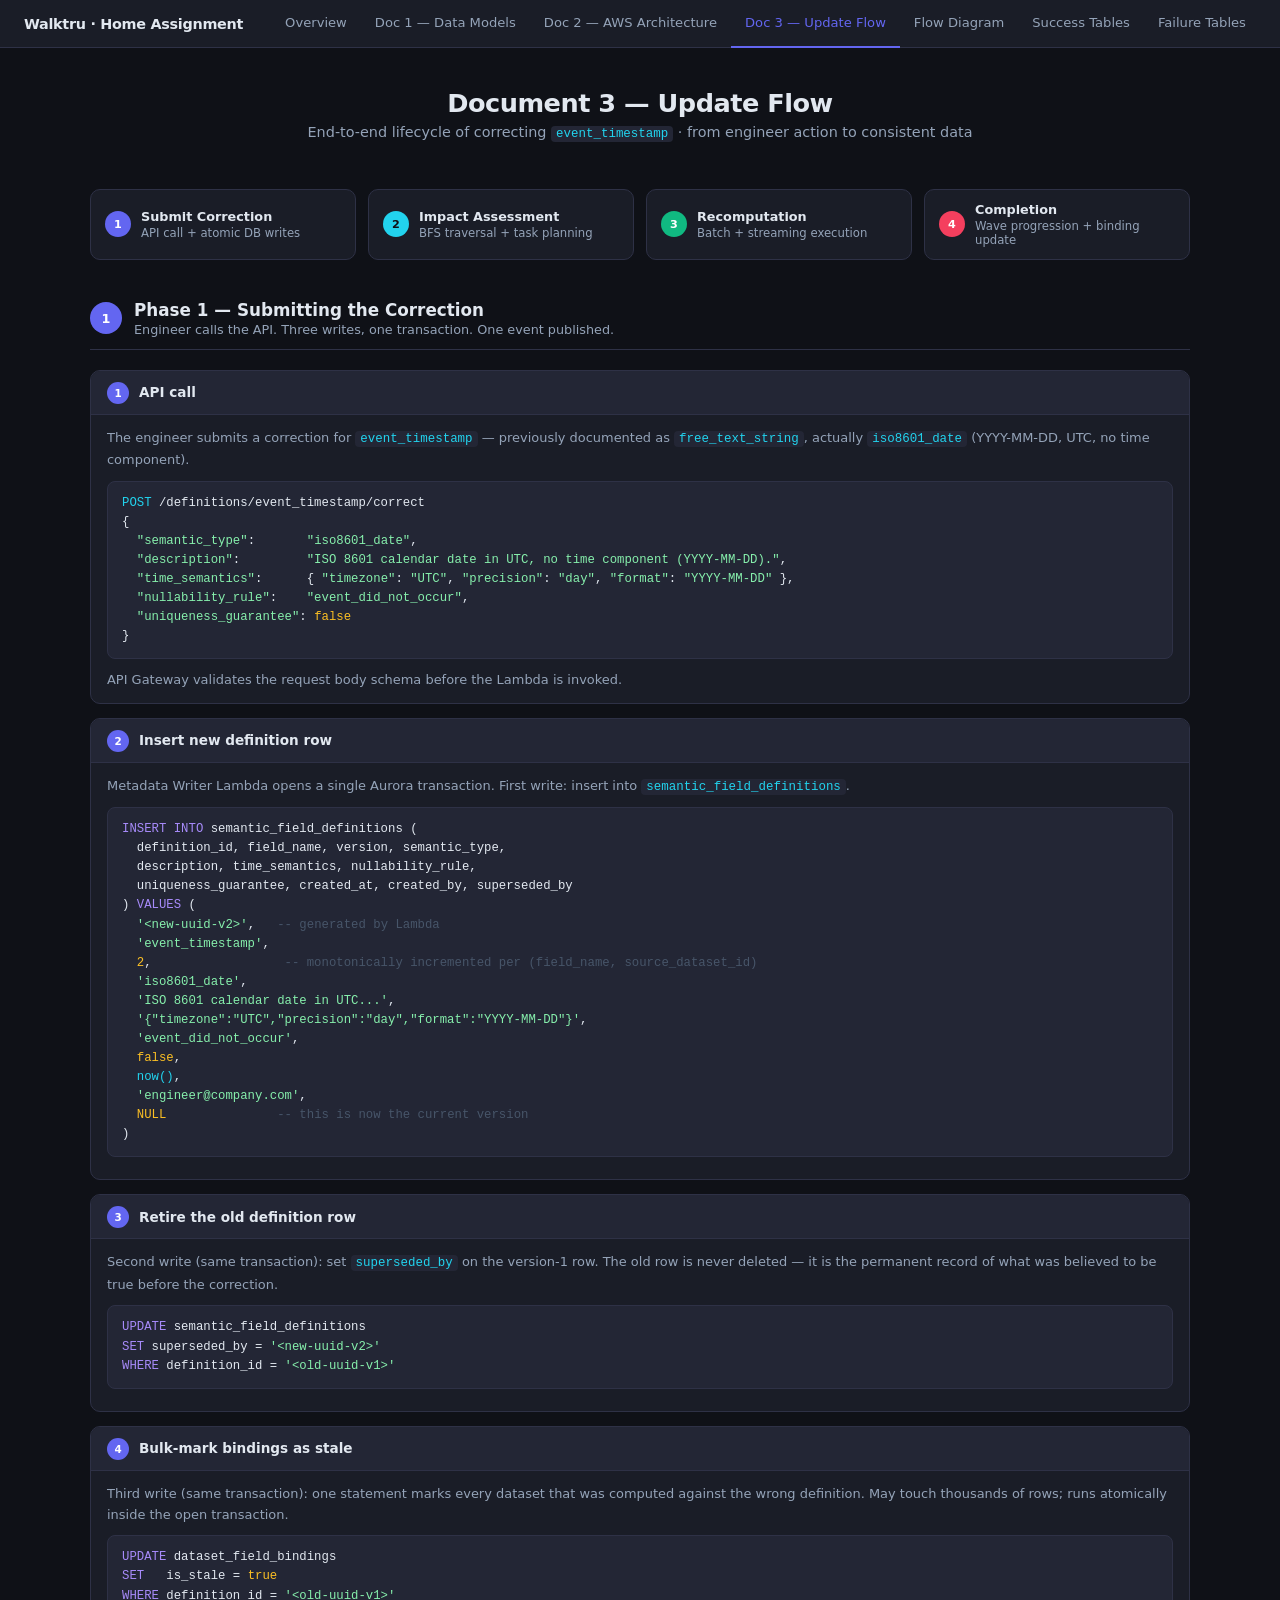
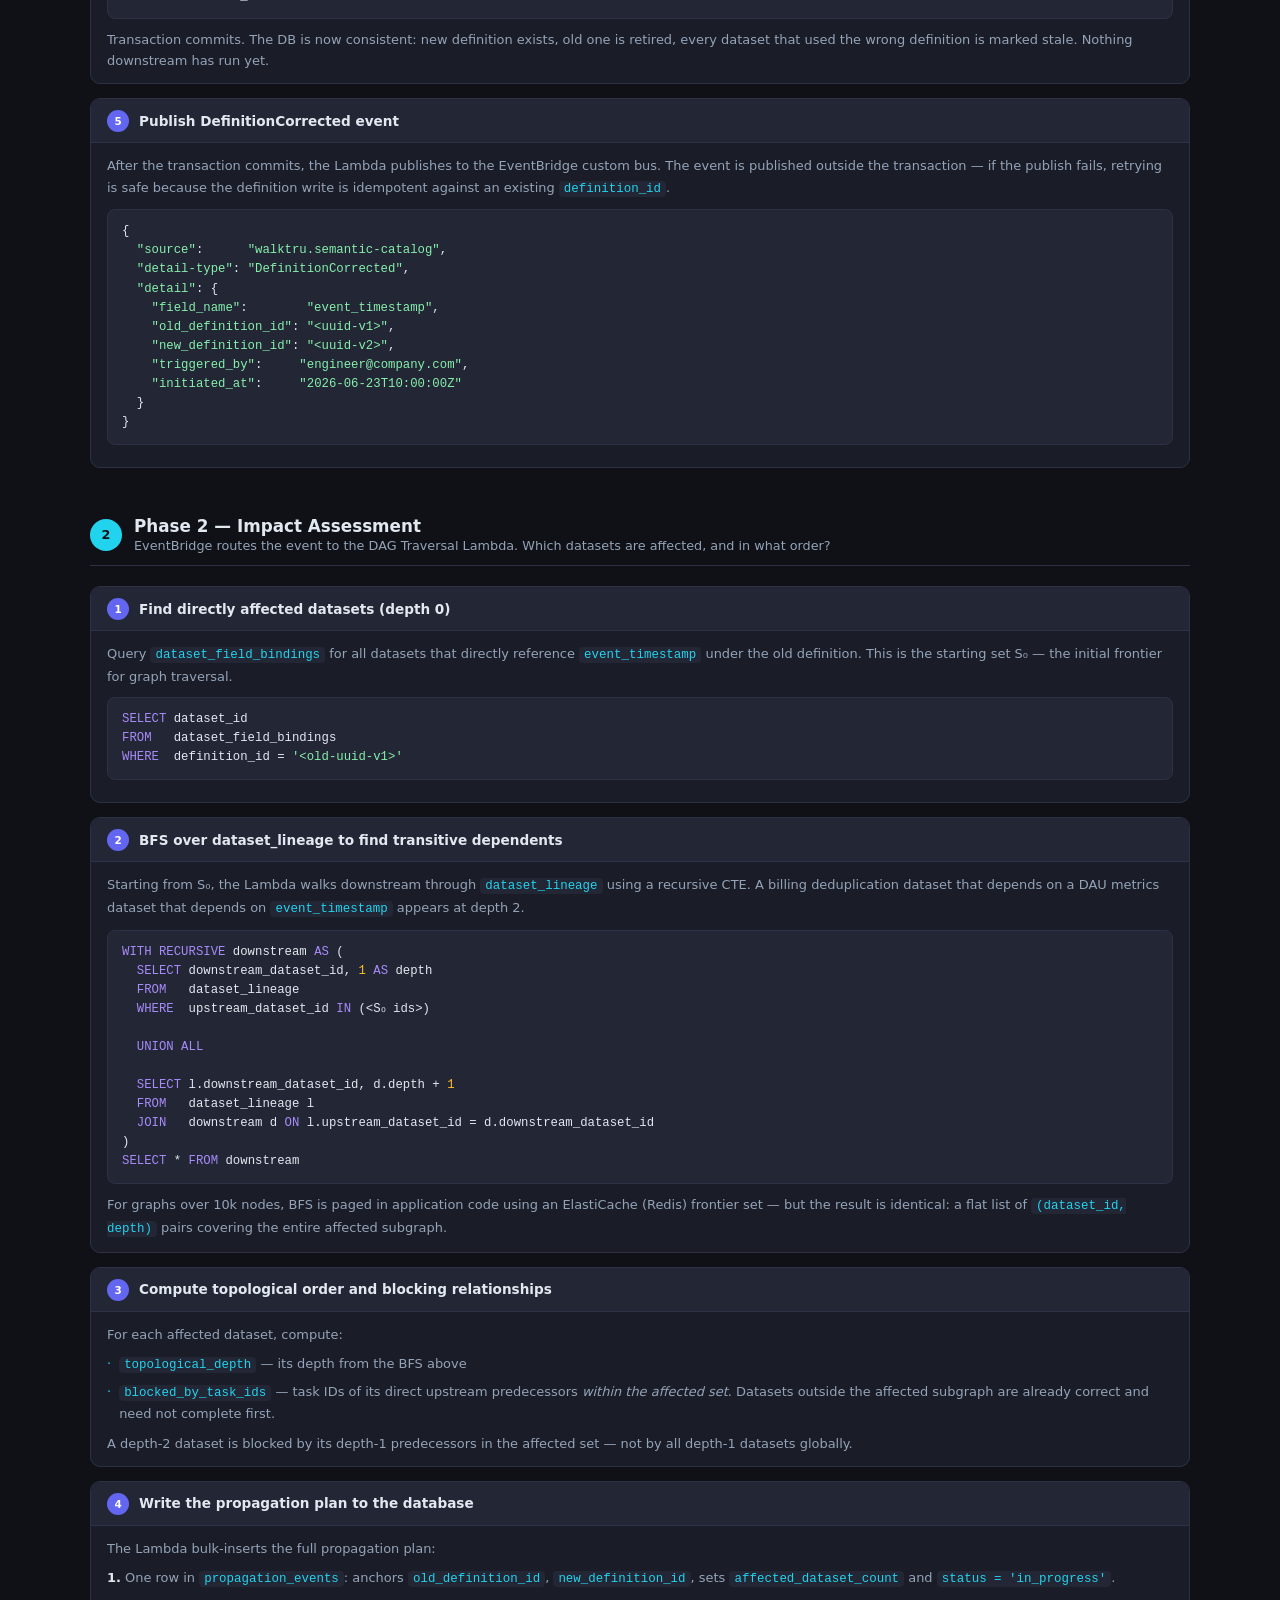
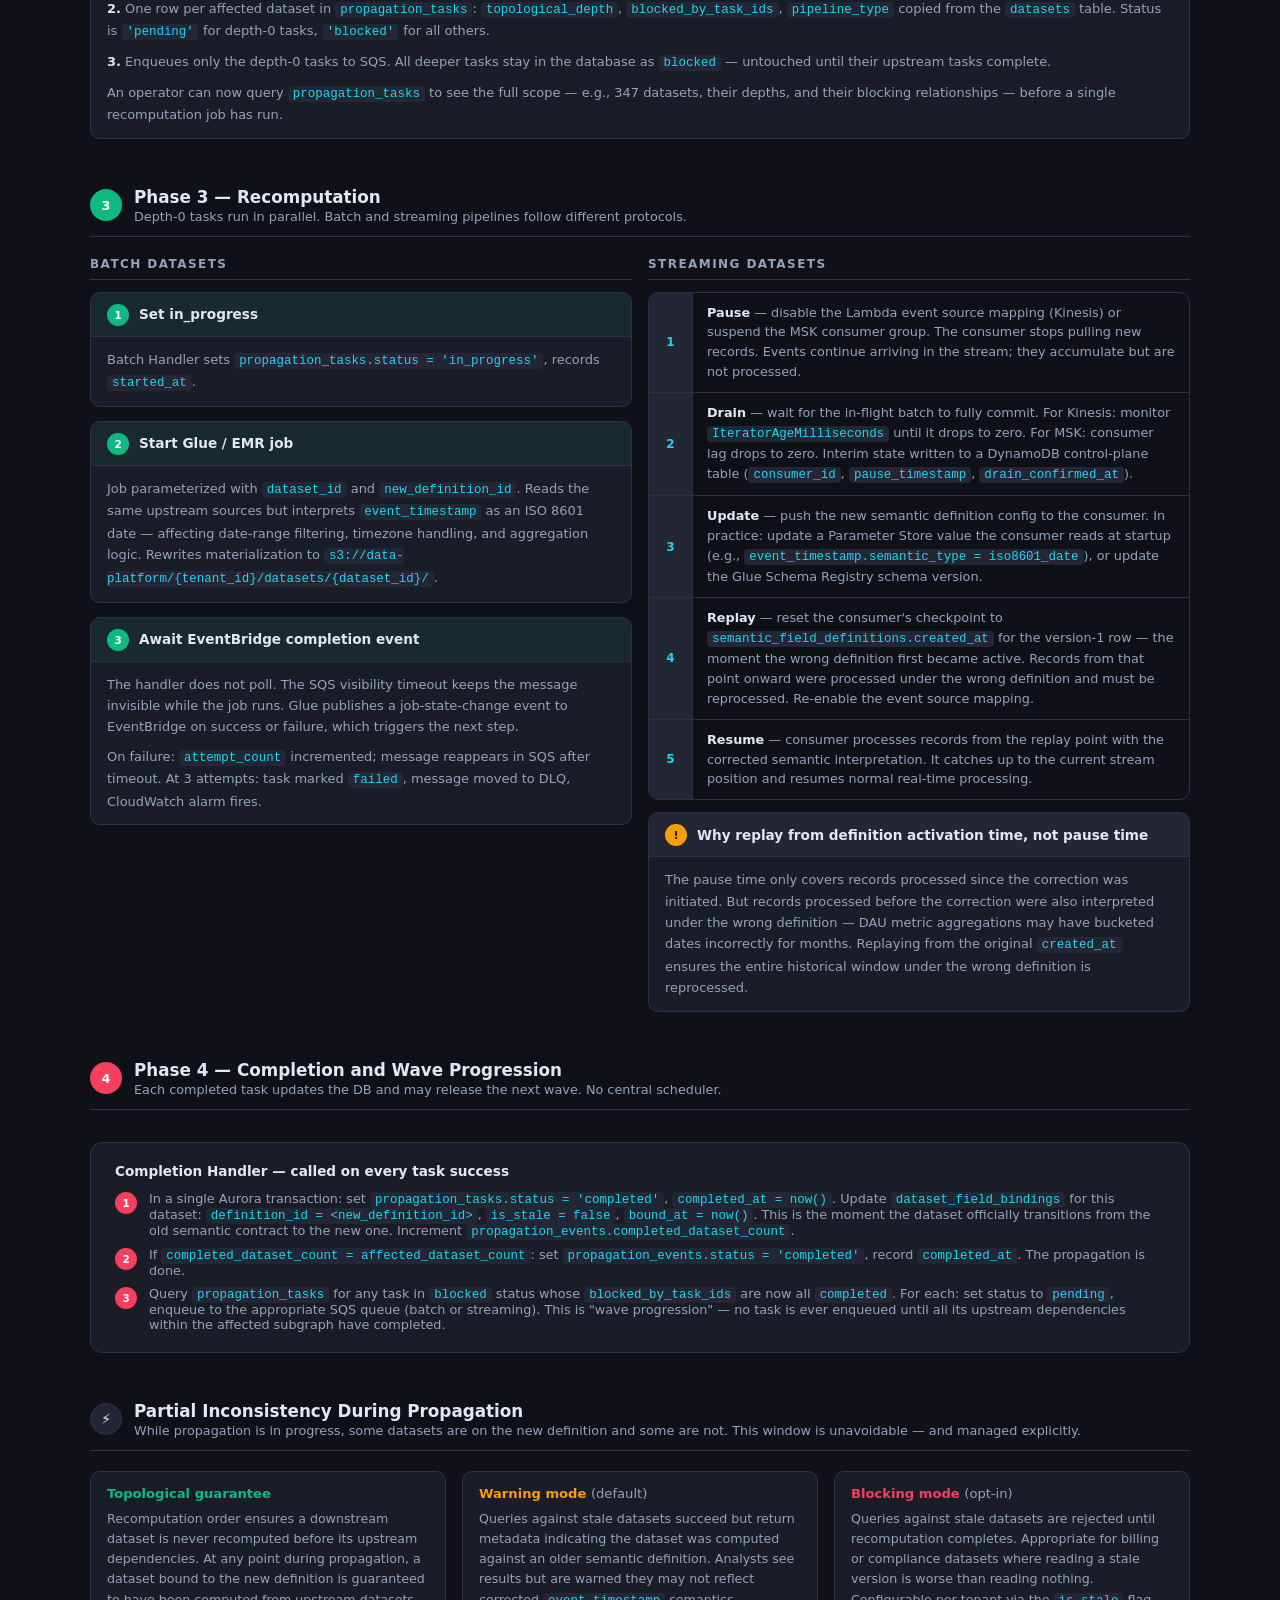
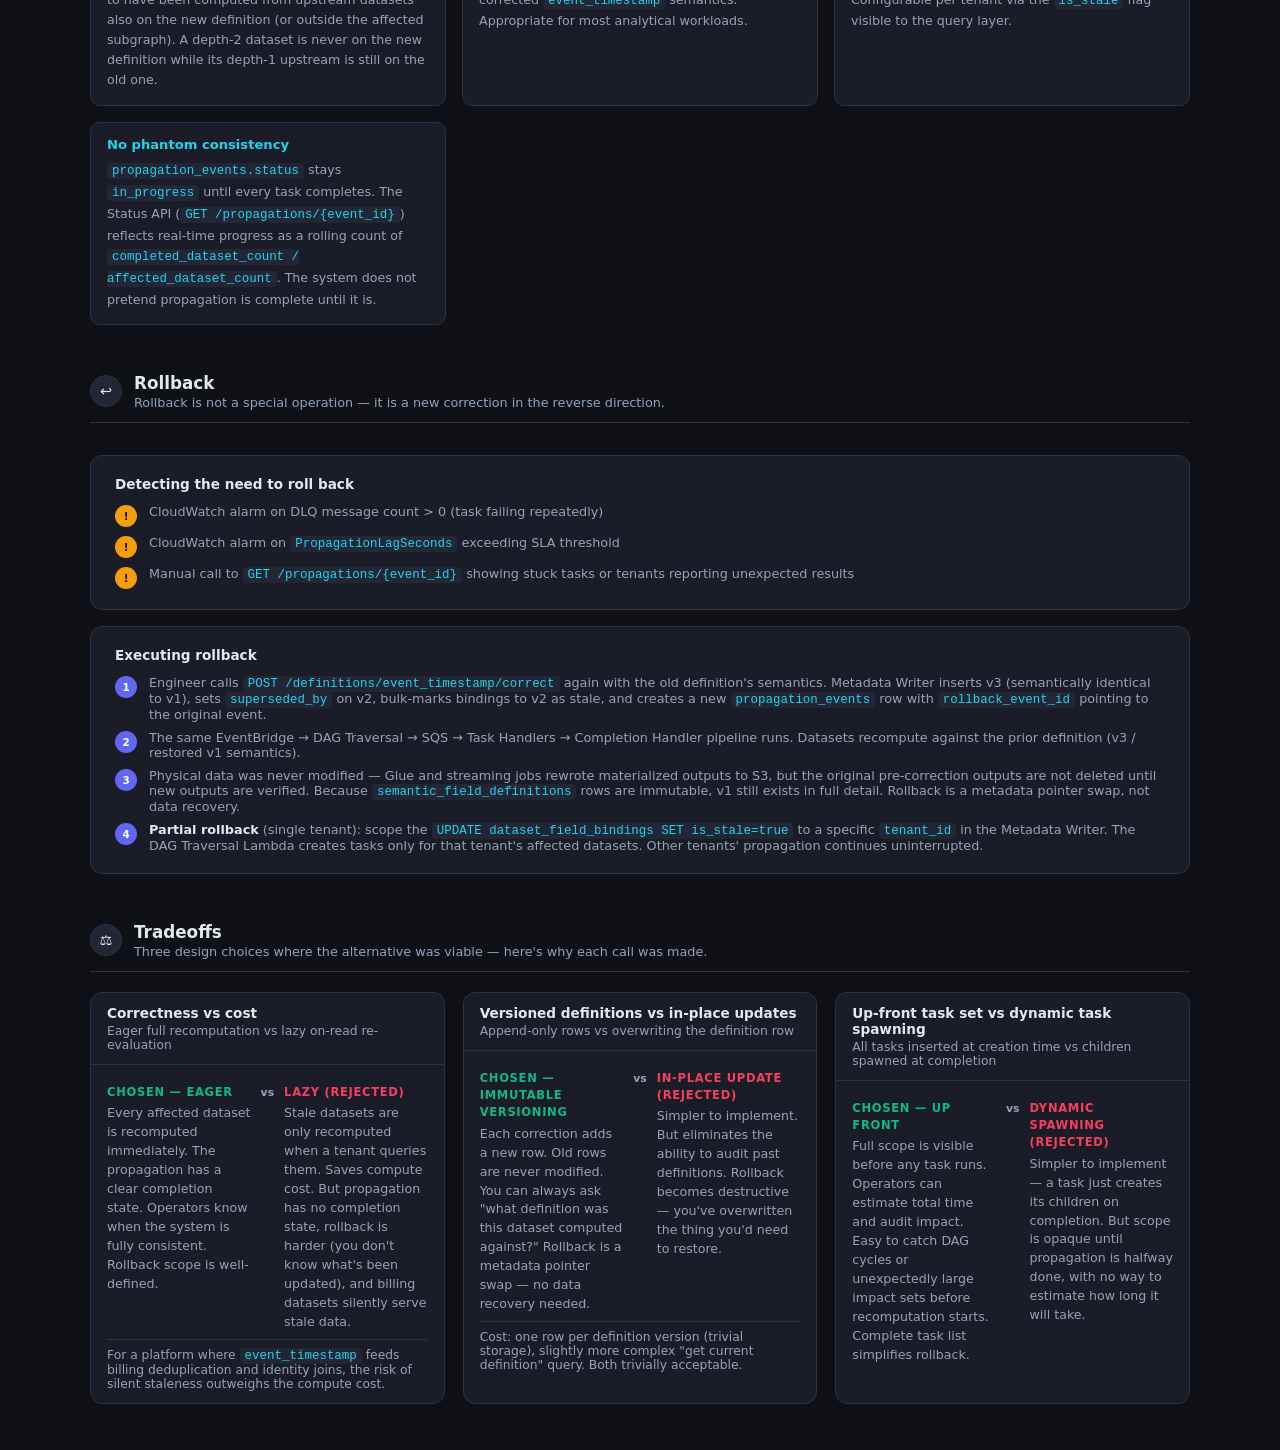
<file: site/doc3.html>
<!DOCTYPE html>
<html lang="en">
<head>
  <meta charset="UTF-8" />
  <meta name="viewport" content="width=device-width, initial-scale=1.0" />
  <title>Doc 3 — Update Flow</title>
  <link rel="stylesheet" href="assets/style.css" />
  <style>
    /* Phase header strip */
    .phases-bar {
      max-width: 1100px; margin: 0 auto 40px;
      display: grid; grid-template-columns: repeat(4, 1fr); gap: 12px;
    }
    .phase-chip {
      background: var(--surface); border: 1px solid var(--border);
      border-radius: 10px; padding: 12px 14px;
      display: flex; align-items: center; gap: 10px;
    }
    .phase-num {
      width: 26px; height: 26px; border-radius: 50%;
      display: flex; align-items: center; justify-content: center;
      font-size: 0.7rem; font-weight: 800; flex-shrink: 0;
    }
    .phase-label { font-size: 0.8rem; font-weight: 600; color: var(--text); line-height: 1.3; }
    .phase-sub { font-size: 0.73rem; color: var(--muted); }

    /* Phase section */
    .phase-section { max-width: 1100px; margin: 0 auto 48px; }
    .phase-title {
      display: flex; align-items: center; gap: 12px;
      margin-bottom: 20px; padding-bottom: 12px;
      border-bottom: 1px solid var(--border);
    }
    .phase-title h2 { font-size: 1.05rem; color: var(--text); }
    .phase-title p  { font-size: 0.8rem; color: var(--muted); margin-top: 2px; }

    /* Step blocks */
    .steps { display: flex; flex-direction: column; gap: 14px; }
    .step-block {
      background: var(--surface); border: 1px solid var(--border);
      border-radius: 10px; overflow: hidden;
    }
    .step-header {
      padding: 10px 16px; display: flex; align-items: center; gap: 10px;
      border-bottom: 1px solid var(--border); background: var(--surface2);
    }
    .step-header .step-num {
      width: 22px; height: 22px; border-radius: 50%;
      background: var(--accent); color: white;
      font-size: 0.65rem; font-weight: 800;
      display: flex; align-items: center; justify-content: center;
      flex-shrink: 0;
    }
    .step-header h3 { font-size: 0.85rem; color: var(--text); font-weight: 600; }
    .step-body {
      padding: 12px 16px; font-size: 0.81rem;
      color: var(--muted); line-height: 1.65;
    }
    .step-body p { margin-bottom: 8px; }
    .step-body p:last-child { margin-bottom: 0; }

    /* Code blocks */
    pre.code-block {
      background: var(--surface2); border: 1px solid var(--border);
      border-radius: 8px; padding: 12px 14px; margin: 10px 0;
      font-family: 'Consolas','Fira Code',monospace;
      font-size: 0.77rem; color: var(--text);
      overflow-x: auto; line-height: 1.55;
      white-space: pre;
    }
    pre.code-block .kw  { color: #a78bfa; }
    pre.code-block .fn  { color: #22d3ee; }
    pre.code-block .str { color: #86efac; }
    pre.code-block .cmt { color: #475569; }
    pre.code-block .val { color: #fbbf24; }

    /* Two-column layout for phase 3 batch/streaming */
    .two-col {
      display: grid; grid-template-columns: 1fr 1fr; gap: 16px;
    }
    @media (max-width: 700px) { .two-col { grid-template-columns: 1fr; } }

    /* Streaming protocol steps */
    .protocol-steps {
      display: flex; flex-direction: column; gap: 0;
      border: 1px solid var(--border); border-radius: 10px; overflow: hidden;
    }
    .protocol-step {
      display: flex; gap: 0;
      border-bottom: 1px solid var(--border);
    }
    .protocol-step:last-child { border-bottom: none; }
    .proto-num {
      width: 44px; flex-shrink: 0;
      background: var(--surface2);
      display: flex; align-items: center; justify-content: center;
      font-size: 0.75rem; font-weight: 800;
      border-right: 1px solid var(--border);
    }
    .proto-body { padding: 10px 14px; font-size: 0.8rem; color: var(--muted); line-height: 1.55; }
    .proto-body strong { color: var(--text); }

    /* Inconsistency modes */
    .mode-grid { display: grid; grid-template-columns: repeat(auto-fill, minmax(300px, 1fr)); gap: 16px; }
    .mode-card {
      background: var(--surface); border: 1px solid var(--border);
      border-radius: 10px; padding: 14px 16px;
    }
    .mode-card h4 { font-size: 0.82rem; font-weight: 700; color: var(--text); margin-bottom: 8px; }
    .mode-card p  { font-size: 0.79rem; color: var(--muted); line-height: 1.6; }

    /* Tradeoffs */
    .tradeoff-grid { display: grid; grid-template-columns: repeat(auto-fill, minmax(320px, 1fr)); gap: 18px; }
    .tradeoff-card {
      background: var(--surface); border: 1px solid var(--border);
      border-radius: 12px; overflow: hidden;
    }
    .tradeoff-header { padding: 12px 16px; border-bottom: 1px solid var(--border); }
    .tradeoff-header h4 { font-size: 0.85rem; font-weight: 700; color: var(--text); margin-bottom: 3px; }
    .tradeoff-header p  { font-size: 0.77rem; color: var(--muted); }
    .tradeoff-body { padding: 12px 16px; }
    .tradeoff-row {
      display: flex; gap: 10px; align-items: flex-start;
      padding: 7px 0; border-bottom: 1px solid var(--border);
      font-size: 0.79rem;
    }
    .tradeoff-row:last-child { border-bottom: none; padding-bottom: 0; }
    .tradeoff-side {
      flex: 1; color: var(--muted); line-height: 1.5;
    }
    .tradeoff-side strong { display: block; margin-bottom: 3px; font-size: 0.72rem; text-transform: uppercase; letter-spacing: 0.06em; }
    .tradeoff-vs {
      flex-shrink: 0; font-size: 0.68rem; font-weight: 800;
      color: var(--muted); padding-top: 2px;
    }
    .chosen strong { color: var(--accent4); }
    .alt strong    { color: var(--accent5); }

    .sec { margin-bottom: 48px; }
  </style>
</head>
<body>
<div class="page-content">

<h1>Document 3 — Update Flow</h1>
<p class="subtitle">End-to-end lifecycle of correcting <code>event_timestamp</code> · from engineer action to consistent data</p>

<!-- ── Phase overview ── -->
<div class="phases-bar">
  <div class="phase-chip">
    <div class="phase-num" style="background:var(--accent);color:white">1</div>
    <div><div class="phase-label">Submit Correction</div><div class="phase-sub">API call + atomic DB writes</div></div>
  </div>
  <div class="phase-chip">
    <div class="phase-num" style="background:var(--accent2);color:#0f1117">2</div>
    <div><div class="phase-label">Impact Assessment</div><div class="phase-sub">BFS traversal + task planning</div></div>
  </div>
  <div class="phase-chip">
    <div class="phase-num" style="background:var(--accent4);color:white">3</div>
    <div><div class="phase-label">Recomputation</div><div class="phase-sub">Batch + streaming execution</div></div>
  </div>
  <div class="phase-chip">
    <div class="phase-num" style="background:var(--accent5);color:white">4</div>
    <div><div class="phase-label">Completion</div><div class="phase-sub">Wave progression + binding update</div></div>
  </div>
</div>

<!-- ── Phase 1 ── -->
<div class="phase-section sec">
  <div class="phase-title">
    <div class="phase-num" style="background:var(--accent);color:white;width:32px;height:32px;border-radius:50%;display:flex;align-items:center;justify-content:center;font-size:0.8rem;font-weight:800;flex-shrink:0">1</div>
    <div>
      <h2>Phase 1 — Submitting the Correction</h2>
      <p>Engineer calls the API. Three writes, one transaction. One event published.</p>
    </div>
  </div>
  <div class="steps">

    <div class="step-block">
      <div class="step-header"><div class="step-num">1</div><h3>API call</h3></div>
      <div class="step-body">
        <p>The engineer submits a correction for <code>event_timestamp</code> — previously documented as <code>free_text_string</code>, actually <code>iso8601_date</code> (YYYY-MM-DD, UTC, no time component).</p>
        <pre class="code-block"><span class="fn">POST</span> /definitions/event_timestamp/correct
{
  <span class="str">"semantic_type"</span>:       <span class="str">"iso8601_date"</span>,
  <span class="str">"description"</span>:         <span class="str">"ISO 8601 calendar date in UTC, no time component (YYYY-MM-DD)."</span>,
  <span class="str">"time_semantics"</span>:      { <span class="str">"timezone"</span>: <span class="str">"UTC"</span>, <span class="str">"precision"</span>: <span class="str">"day"</span>, <span class="str">"format"</span>: <span class="str">"YYYY-MM-DD"</span> },
  <span class="str">"nullability_rule"</span>:    <span class="str">"event_did_not_occur"</span>,
  <span class="str">"uniqueness_guarantee"</span>: <span class="val">false</span>
}</pre>
        <p>API Gateway validates the request body schema before the Lambda is invoked.</p>
      </div>
    </div>

    <div class="step-block">
      <div class="step-header"><div class="step-num">2</div><h3>Insert new definition row</h3></div>
      <div class="step-body">
        <p>Metadata Writer Lambda opens a single Aurora transaction. First write: insert into <code>semantic_field_definitions</code>.</p>
        <pre class="code-block"><span class="kw">INSERT INTO</span> semantic_field_definitions (
  definition_id, field_name, version, semantic_type,
  description, time_semantics, nullability_rule,
  uniqueness_guarantee, created_at, created_by, superseded_by
) <span class="kw">VALUES</span> (
  <span class="str">'&lt;new-uuid-v2&gt;'</span>,   <span class="cmt">-- generated by Lambda</span>
  <span class="str">'event_timestamp'</span>,
  <span class="val">2</span>,                  <span class="cmt">-- monotonically incremented per (field_name, source_dataset_id)</span>
  <span class="str">'iso8601_date'</span>,
  <span class="str">'ISO 8601 calendar date in UTC...'</span>,
  <span class="str">'{"timezone":"UTC","precision":"day","format":"YYYY-MM-DD"}'</span>,
  <span class="str">'event_did_not_occur'</span>,
  <span class="val">false</span>,
  <span class="fn">now()</span>,
  <span class="str">'engineer@company.com'</span>,
  <span class="val">NULL</span>               <span class="cmt">-- this is now the current version</span>
)</pre>
      </div>
    </div>

    <div class="step-block">
      <div class="step-header"><div class="step-num">3</div><h3>Retire the old definition row</h3></div>
      <div class="step-body">
        <p>Second write (same transaction): set <code>superseded_by</code> on the version-1 row. The old row is never deleted — it is the permanent record of what was believed to be true before the correction.</p>
        <pre class="code-block"><span class="kw">UPDATE</span> semantic_field_definitions
<span class="kw">SET</span> superseded_by = <span class="str">'&lt;new-uuid-v2&gt;'</span>
<span class="kw">WHERE</span> definition_id = <span class="str">'&lt;old-uuid-v1&gt;'</span></pre>
      </div>
    </div>

    <div class="step-block">
      <div class="step-header"><div class="step-num">4</div><h3>Bulk-mark bindings as stale</h3></div>
      <div class="step-body">
        <p>Third write (same transaction): one statement marks every dataset that was computed against the wrong definition. May touch thousands of rows; runs atomically inside the open transaction.</p>
        <pre class="code-block"><span class="kw">UPDATE</span> dataset_field_bindings
<span class="kw">SET</span>   is_stale = <span class="val">true</span>
<span class="kw">WHERE</span> definition_id = <span class="str">'&lt;old-uuid-v1&gt;'</span></pre>
        <p>Transaction commits. The DB is now consistent: new definition exists, old one is retired, every dataset that used the wrong definition is marked stale. Nothing downstream has run yet.</p>
      </div>
    </div>

    <div class="step-block">
      <div class="step-header"><div class="step-num">5</div><h3>Publish DefinitionCorrected event</h3></div>
      <div class="step-body">
        <p>After the transaction commits, the Lambda publishes to the EventBridge custom bus. The event is published outside the transaction — if the publish fails, retrying is safe because the definition write is idempotent against an existing <code>definition_id</code>.</p>
        <pre class="code-block">{
  <span class="str">"source"</span>:      <span class="str">"walktru.semantic-catalog"</span>,
  <span class="str">"detail-type"</span>: <span class="str">"DefinitionCorrected"</span>,
  <span class="str">"detail"</span>: {
    <span class="str">"field_name"</span>:        <span class="str">"event_timestamp"</span>,
    <span class="str">"old_definition_id"</span>: <span class="str">"&lt;uuid-v1&gt;"</span>,
    <span class="str">"new_definition_id"</span>: <span class="str">"&lt;uuid-v2&gt;"</span>,
    <span class="str">"triggered_by"</span>:     <span class="str">"engineer@company.com"</span>,
    <span class="str">"initiated_at"</span>:     <span class="str">"2026-06-23T10:00:00Z"</span>
  }
}</pre>
      </div>
    </div>

  </div>
</div>

<!-- ── Phase 2 ── -->
<div class="phase-section sec">
  <div class="phase-title">
    <div class="phase-num" style="background:var(--accent2);color:#0f1117;width:32px;height:32px;border-radius:50%;display:flex;align-items:center;justify-content:center;font-size:0.8rem;font-weight:800;flex-shrink:0">2</div>
    <div>
      <h2>Phase 2 — Impact Assessment</h2>
      <p>EventBridge routes the event to the DAG Traversal Lambda. Which datasets are affected, and in what order?</p>
    </div>
  </div>
  <div class="steps">

    <div class="step-block">
      <div class="step-header"><div class="step-num">1</div><h3>Find directly affected datasets (depth 0)</h3></div>
      <div class="step-body">
        <p>Query <code>dataset_field_bindings</code> for all datasets that directly reference <code>event_timestamp</code> under the old definition. This is the starting set S₀ — the initial frontier for graph traversal.</p>
        <pre class="code-block"><span class="kw">SELECT</span> dataset_id
<span class="kw">FROM</span>   dataset_field_bindings
<span class="kw">WHERE</span>  definition_id = <span class="str">'&lt;old-uuid-v1&gt;'</span></pre>
      </div>
    </div>

    <div class="step-block">
      <div class="step-header"><div class="step-num">2</div><h3>BFS over dataset_lineage to find transitive dependents</h3></div>
      <div class="step-body">
        <p>Starting from S₀, the Lambda walks downstream through <code>dataset_lineage</code> using a recursive CTE. A billing deduplication dataset that depends on a DAU metrics dataset that depends on <code>event_timestamp</code> appears at depth 2.</p>
        <pre class="code-block"><span class="kw">WITH RECURSIVE</span> downstream <span class="kw">AS</span> (
  <span class="kw">SELECT</span> downstream_dataset_id, <span class="val">1</span> <span class="kw">AS</span> depth
  <span class="kw">FROM</span>   dataset_lineage
  <span class="kw">WHERE</span>  upstream_dataset_id <span class="kw">IN</span> (&lt;S₀ ids&gt;)

  <span class="kw">UNION ALL</span>

  <span class="kw">SELECT</span> l.downstream_dataset_id, d.depth + <span class="val">1</span>
  <span class="kw">FROM</span>   dataset_lineage l
  <span class="kw">JOIN</span>   downstream d <span class="kw">ON</span> l.upstream_dataset_id = d.downstream_dataset_id
)
<span class="kw">SELECT</span> * <span class="kw">FROM</span> downstream</pre>
        <p>For graphs over 10k nodes, BFS is paged in application code using an ElastiCache (Redis) frontier set — but the result is identical: a flat list of <code>(dataset_id, depth)</code> pairs covering the entire affected subgraph.</p>
      </div>
    </div>

    <div class="step-block">
      <div class="step-header"><div class="step-num">3</div><h3>Compute topological order and blocking relationships</h3></div>
      <div class="step-body">
        <p>For each affected dataset, compute:</p>
        <ul style="list-style:none;display:flex;flex-direction:column;gap:5px;margin:6px 0 8px">
          <li style="display:flex;gap:8px"><span style="color:var(--accent2)">·</span><span><code>topological_depth</code> — its depth from the BFS above</span></li>
          <li style="display:flex;gap:8px"><span style="color:var(--accent2)">·</span><span><code>blocked_by_task_ids</code> — task IDs of its direct upstream predecessors <em>within the affected set</em>. Datasets outside the affected subgraph are already correct and need not complete first.</span></li>
        </ul>
        <p>A depth-2 dataset is blocked by its depth-1 predecessors in the affected set — not by all depth-1 datasets globally.</p>
      </div>
    </div>

    <div class="step-block">
      <div class="step-header"><div class="step-num">4</div><h3>Write the propagation plan to the database</h3></div>
      <div class="step-body">
        <p>The Lambda bulk-inserts the full propagation plan:</p>
        <p><strong style="color:var(--text)">1.</strong> One row in <code>propagation_events</code>: anchors <code>old_definition_id</code>, <code>new_definition_id</code>, sets <code>affected_dataset_count</code> and <code>status = 'in_progress'</code>.</p>
        <p><strong style="color:var(--text)">2.</strong> One row per affected dataset in <code>propagation_tasks</code>: <code>topological_depth</code>, <code>blocked_by_task_ids</code>, <code>pipeline_type</code> copied from the <code>datasets</code> table. Status is <code>'pending'</code> for depth-0 tasks, <code>'blocked'</code> for all others.</p>
        <p><strong style="color:var(--text)">3.</strong> Enqueues only the depth-0 tasks to SQS. All deeper tasks stay in the database as <code>blocked</code> — untouched until their upstream tasks complete.</p>
        <p>An operator can now query <code>propagation_tasks</code> to see the full scope — e.g., 347 datasets, their depths, and their blocking relationships — before a single recomputation job has run.</p>
      </div>
    </div>

  </div>
</div>

<!-- ── Phase 3 ── -->
<div class="phase-section sec">
  <div class="phase-title">
    <div class="phase-num" style="background:var(--accent4);color:white;width:32px;height:32px;border-radius:50%;display:flex;align-items:center;justify-content:center;font-size:0.8rem;font-weight:800;flex-shrink:0">3</div>
    <div>
      <h2>Phase 3 — Recomputation</h2>
      <p>Depth-0 tasks run in parallel. Batch and streaming pipelines follow different protocols.</p>
    </div>
  </div>

  <div class="two-col">
    <!-- Batch path -->
    <div>
      <p class="section-title" style="margin-bottom:12px">Batch datasets</p>
      <div class="steps">
        <div class="step-block">
          <div class="step-header" style="background:rgba(16,185,129,0.08)"><div class="step-num" style="background:var(--accent4)">1</div><h3>Set in_progress</h3></div>
          <div class="step-body"><p>Batch Handler sets <code>propagation_tasks.status = 'in_progress'</code>, records <code>started_at</code>.</p></div>
        </div>
        <div class="step-block">
          <div class="step-header" style="background:rgba(16,185,129,0.08)"><div class="step-num" style="background:var(--accent4)">2</div><h3>Start Glue / EMR job</h3></div>
          <div class="step-body"><p>Job parameterized with <code>dataset_id</code> and <code>new_definition_id</code>. Reads the same upstream sources but interprets <code>event_timestamp</code> as an ISO 8601 date — affecting date-range filtering, timezone handling, and aggregation logic. Rewrites materialization to <code>s3://data-platform/{tenant_id}/datasets/{dataset_id}/</code>.</p></div>
        </div>
        <div class="step-block">
          <div class="step-header" style="background:rgba(16,185,129,0.08)"><div class="step-num" style="background:var(--accent4)">3</div><h3>Await EventBridge completion event</h3></div>
          <div class="step-body"><p>The handler does not poll. The SQS visibility timeout keeps the message invisible while the job runs. Glue publishes a job-state-change event to EventBridge on success or failure, which triggers the next step.</p>
          <p>On failure: <code>attempt_count</code> incremented; message reappears in SQS after timeout. At 3 attempts: task marked <code>failed</code>, message moved to DLQ, CloudWatch alarm fires.</p></div>
        </div>
      </div>
    </div>

    <!-- Streaming path -->
    <div>
      <p class="section-title" style="margin-bottom:12px">Streaming datasets</p>
      <div class="protocol-steps">
        <div class="protocol-step">
          <div class="proto-num" style="color:var(--accent2)">1</div>
          <div class="proto-body"><strong>Pause</strong> — disable the Lambda event source mapping (Kinesis) or suspend the MSK consumer group. The consumer stops pulling new records. Events continue arriving in the stream; they accumulate but are not processed.</div>
        </div>
        <div class="protocol-step">
          <div class="proto-num" style="color:var(--accent2)">2</div>
          <div class="proto-body"><strong>Drain</strong> — wait for the in-flight batch to fully commit. For Kinesis: monitor <code>IteratorAgeMilliseconds</code> until it drops to zero. For MSK: consumer lag drops to zero. Interim state written to a DynamoDB control-plane table (<code>consumer_id</code>, <code>pause_timestamp</code>, <code>drain_confirmed_at</code>).</div>
        </div>
        <div class="protocol-step">
          <div class="proto-num" style="color:var(--accent2)">3</div>
          <div class="proto-body"><strong>Update</strong> — push the new semantic definition config to the consumer. In practice: update a Parameter Store value the consumer reads at startup (e.g., <code>event_timestamp.semantic_type = iso8601_date</code>), or update the Glue Schema Registry schema version.</div>
        </div>
        <div class="protocol-step">
          <div class="proto-num" style="color:var(--accent2)">4</div>
          <div class="proto-body"><strong>Replay</strong> — reset the consumer's checkpoint to <code>semantic_field_definitions.created_at</code> for the version-1 row — the moment the wrong definition first became active. Records from that point onward were processed under the wrong definition and must be reprocessed. Re-enable the event source mapping.</div>
        </div>
        <div class="protocol-step">
          <div class="proto-num" style="color:var(--accent2)">5</div>
          <div class="proto-body"><strong>Resume</strong> — consumer processes records from the replay point with the corrected semantic interpretation. It catches up to the current stream position and resumes normal real-time processing.</div>
        </div>
      </div>
      <div class="step-block" style="margin-top:12px">
        <div class="step-header"><div class="step-num" style="background:var(--accent3);color:#0f1117">!</div><h3>Why replay from definition activation time, not pause time</h3></div>
        <div class="step-body"><p>The pause time only covers records processed since the correction was initiated. But records processed before the correction were also interpreted under the wrong definition — DAU metric aggregations may have bucketed dates incorrectly for months. Replaying from the original <code>created_at</code> ensures the entire historical window under the wrong definition is reprocessed.</p></div>
      </div>
    </div>
  </div>
</div>

<!-- ── Phase 4 ── -->
<div class="phase-section sec">
  <div class="phase-title">
    <div class="phase-num" style="background:var(--accent5);color:white;width:32px;height:32px;border-radius:50%;display:flex;align-items:center;justify-content:center;font-size:0.8rem;font-weight:800;flex-shrink:0">4</div>
    <div>
      <h2>Phase 4 — Completion and Wave Progression</h2>
      <p>Each completed task updates the DB and may release the next wave. No central scheduler.</p>
    </div>
  </div>
  <div class="flow-note" style="max-width:none;">
    <h3>Completion Handler — called on every task success</h3>
    <div class="flow-steps">
      <div class="flow-step"><div class="step-num" style="background:var(--accent5)">1</div><span>In a single Aurora transaction: set <code>propagation_tasks.status = 'completed'</code>, <code>completed_at = now()</code>. Update <code>dataset_field_bindings</code> for this dataset: <code>definition_id = &lt;new_definition_id&gt;</code>, <code>is_stale = false</code>, <code>bound_at = now()</code>. This is the moment the dataset officially transitions from the old semantic contract to the new one. Increment <code>propagation_events.completed_dataset_count</code>.</span></div>
      <div class="flow-step"><div class="step-num" style="background:var(--accent5)">2</div><span>If <code>completed_dataset_count = affected_dataset_count</code>: set <code>propagation_events.status = 'completed'</code>, record <code>completed_at</code>. The propagation is done.</span></div>
      <div class="flow-step"><div class="step-num" style="background:var(--accent5)">3</div><span>Query <code>propagation_tasks</code> for any task in <code>blocked</code> status whose <code>blocked_by_task_ids</code> are now all <code>completed</code>. For each: set status to <code>pending</code>, enqueue to the appropriate SQS queue (batch or streaming). This is "wave progression" — no task is ever enqueued until all its upstream dependencies within the affected subgraph have completed.</span></div>
    </div>
  </div>
</div>

<!-- ── Partial Inconsistency ── -->
<div class="phase-section sec">
  <div class="phase-title">
    <div style="width:32px;height:32px;border-radius:50%;background:var(--surface2);border:1px solid var(--border);display:flex;align-items:center;justify-content:center;font-size:0.9rem;flex-shrink:0">⚡</div>
    <div>
      <h2>Partial Inconsistency During Propagation</h2>
      <p>While propagation is in progress, some datasets are on the new definition and some are not. This window is unavoidable — and managed explicitly.</p>
    </div>
  </div>
  <div class="mode-grid">
    <div class="mode-card">
      <h4 style="color:var(--accent4)">Topological guarantee</h4>
      <p>Recomputation order ensures a downstream dataset is never recomputed before its upstream dependencies. At any point during propagation, a dataset bound to the new definition is guaranteed to have been computed from upstream datasets also on the new definition (or outside the affected subgraph). A depth-2 dataset is never on the new definition while its depth-1 upstream is still on the old one.</p>
    </div>
    <div class="mode-card">
      <h4 style="color:var(--accent3)">Warning mode <span style="font-weight:400;color:var(--muted)">(default)</span></h4>
      <p>Queries against stale datasets succeed but return metadata indicating the dataset was computed against an older semantic definition. Analysts see results but are warned they may not reflect corrected <code>event_timestamp</code> semantics. Appropriate for most analytical workloads.</p>
    </div>
    <div class="mode-card">
      <h4 style="color:var(--accent5)">Blocking mode <span style="font-weight:400;color:var(--muted)">(opt-in)</span></h4>
      <p>Queries against stale datasets are rejected until recomputation completes. Appropriate for billing or compliance datasets where reading a stale version is worse than reading nothing. Configurable per tenant via the <code>is_stale</code> flag visible to the query layer.</p>
    </div>
    <div class="mode-card">
      <h4 style="color:var(--accent2)">No phantom consistency</h4>
      <p><code>propagation_events.status</code> stays <code>in_progress</code> until every task completes. The Status API (<code>GET /propagations/{event_id}</code>) reflects real-time progress as a rolling count of <code>completed_dataset_count / affected_dataset_count</code>. The system does not pretend propagation is complete until it is.</p>
    </div>
  </div>
</div>

<!-- ── Rollback ── -->
<div class="phase-section sec">
  <div class="phase-title">
    <div style="width:32px;height:32px;border-radius:50%;background:var(--surface2);border:1px solid var(--border);display:flex;align-items:center;justify-content:center;font-size:0.9rem;flex-shrink:0">↩</div>
    <div>
      <h2>Rollback</h2>
      <p>Rollback is not a special operation — it is a new correction in the reverse direction.</p>
    </div>
  </div>
  <div class="flow-note" style="max-width:none;">
    <h3>Detecting the need to roll back</h3>
    <div class="flow-steps">
      <div class="flow-step"><div class="step-num" style="background:var(--accent3);color:#0f1117">!</div><span>CloudWatch alarm on DLQ message count &gt; 0 (task failing repeatedly)</span></div>
      <div class="flow-step"><div class="step-num" style="background:var(--accent3);color:#0f1117">!</div><span>CloudWatch alarm on <code>PropagationLagSeconds</code> exceeding SLA threshold</span></div>
      <div class="flow-step"><div class="step-num" style="background:var(--accent3);color:#0f1117">!</div><span>Manual call to <code>GET /propagations/{event_id}</code> showing stuck tasks or tenants reporting unexpected results</span></div>
    </div>
  </div>
  <div class="flow-note" style="max-width:none; margin-top:16px;">
    <h3>Executing rollback</h3>
    <div class="flow-steps">
      <div class="flow-step"><div class="step-num">1</div><span>Engineer calls <code>POST /definitions/event_timestamp/correct</code> again with the old definition's semantics. Metadata Writer inserts v3 (semantically identical to v1), sets <code>superseded_by</code> on v2, bulk-marks bindings to v2 as stale, and creates a new <code>propagation_events</code> row with <code>rollback_event_id</code> pointing to the original event.</span></div>
      <div class="flow-step"><div class="step-num">2</div><span>The same EventBridge → DAG Traversal → SQS → Task Handlers → Completion Handler pipeline runs. Datasets recompute against the prior definition (v3 / restored v1 semantics).</span></div>
      <div class="flow-step"><div class="step-num">3</div><span>Physical data was never modified — Glue and streaming jobs rewrote materialized outputs to S3, but the original pre-correction outputs are not deleted until new outputs are verified. Because <code>semantic_field_definitions</code> rows are immutable, v1 still exists in full detail. Rollback is a metadata pointer swap, not data recovery.</span></div>
      <div class="flow-step"><div class="step-num">4</div><span><strong style="color:var(--text)">Partial rollback</strong> (single tenant): scope the <code>UPDATE dataset_field_bindings SET is_stale=true</code> to a specific <code>tenant_id</code> in the Metadata Writer. The DAG Traversal Lambda creates tasks only for that tenant's affected datasets. Other tenants' propagation continues uninterrupted.</span></div>
    </div>
  </div>
</div>

<!-- ── Tradeoffs ── -->
<div class="phase-section sec">
  <div class="phase-title">
    <div style="width:32px;height:32px;border-radius:50%;background:var(--surface2);border:1px solid var(--border);display:flex;align-items:center;justify-content:center;font-size:0.9rem;flex-shrink:0">⚖</div>
    <div>
      <h2>Tradeoffs</h2>
      <p>Three design choices where the alternative was viable — here's why each call was made.</p>
    </div>
  </div>
  <div class="tradeoff-grid">

    <div class="tradeoff-card">
      <div class="tradeoff-header">
        <h4>Correctness vs cost</h4>
        <p>Eager full recomputation vs lazy on-read re-evaluation</p>
      </div>
      <div class="tradeoff-body">
        <div class="tradeoff-row">
          <div class="tradeoff-side chosen"><strong>Chosen — eager</strong>Every affected dataset is recomputed immediately. The propagation has a clear completion state. Operators know when the system is fully consistent. Rollback scope is well-defined.</div>
          <div class="tradeoff-vs">vs</div>
          <div class="tradeoff-side alt"><strong>Lazy (rejected)</strong>Stale datasets are only recomputed when a tenant queries them. Saves compute cost. But propagation has no completion state, rollback is harder (you don't know what's been updated), and billing datasets silently serve stale data.</div>
        </div>
        <p style="font-size:0.77rem;color:var(--muted);margin-top:8px;">For a platform where <code>event_timestamp</code> feeds billing deduplication and identity joins, the risk of silent staleness outweighs the compute cost.</p>
      </div>
    </div>

    <div class="tradeoff-card">
      <div class="tradeoff-header">
        <h4>Versioned definitions vs in-place updates</h4>
        <p>Append-only rows vs overwriting the definition row</p>
      </div>
      <div class="tradeoff-body">
        <div class="tradeoff-row">
          <div class="tradeoff-side chosen"><strong>Chosen — immutable versioning</strong>Each correction adds a new row. Old rows are never modified. You can always ask "what definition was this dataset computed against?" Rollback is a metadata pointer swap — no data recovery needed.</div>
          <div class="tradeoff-vs">vs</div>
          <div class="tradeoff-side alt"><strong>In-place update (rejected)</strong>Simpler to implement. But eliminates the ability to audit past definitions. Rollback becomes destructive — you've overwritten the thing you'd need to restore.</div>
        </div>
        <p style="font-size:0.77rem;color:var(--muted);margin-top:8px;">Cost: one row per definition version (trivial storage), slightly more complex "get current definition" query. Both trivially acceptable.</p>
      </div>
    </div>

    <div class="tradeoff-card">
      <div class="tradeoff-header">
        <h4>Up-front task set vs dynamic task spawning</h4>
        <p>All tasks inserted at creation time vs children spawned at completion</p>
      </div>
      <div class="tradeoff-body">
        <div class="tradeoff-row">
          <div class="tradeoff-side chosen"><strong>Chosen — up front</strong>Full scope is visible before any task runs. Operators can estimate total time and audit impact. Easy to catch DAG cycles or unexpectedly large impact sets before recomputation starts. Complete task list simplifies rollback.</div>
          <div class="tradeoff-vs">vs</div>
          <div class="tradeoff-side alt"><strong>Dynamic spawning (rejected)</strong>Simpler to implement — a task just creates its children on completion. But scope is opaque until propagation is halfway done, with no way to estimate how long it will take.</div>
        </div>
      </div>
    </div>

  </div>
</div>

</div>
<script src="assets/nav.js"></script>
</body>
</html>
</file>
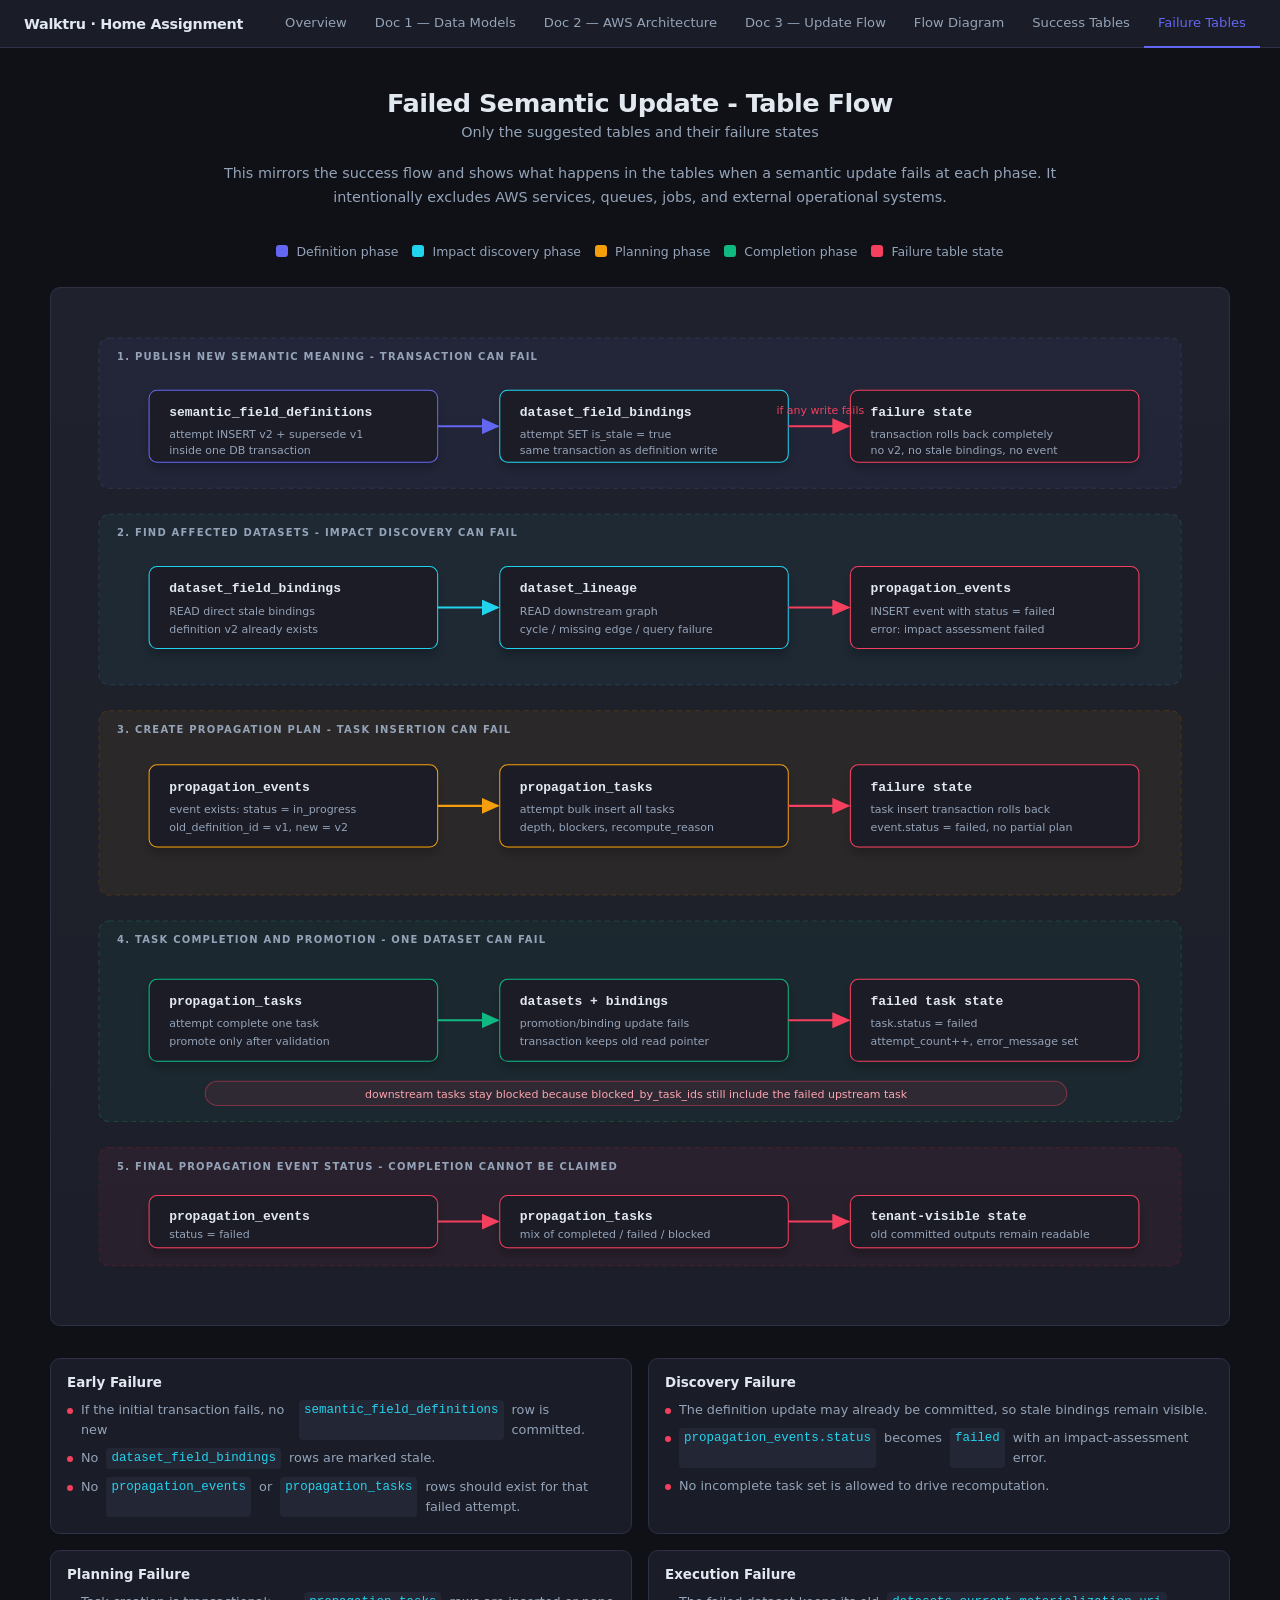
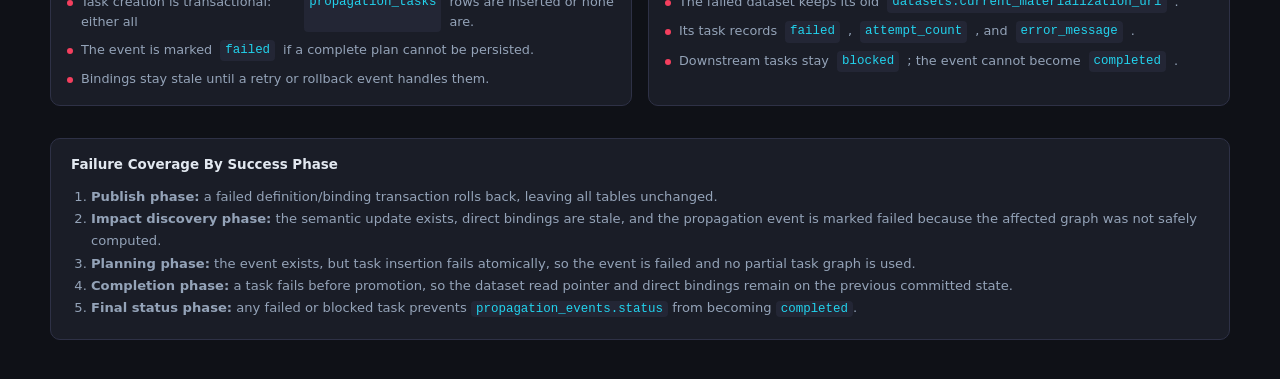
<file: site/failed_flow_illustration.html>
<!DOCTYPE html>
<html lang="en">
<head>
  <meta charset="UTF-8" />
  <meta name="viewport" content="width=device-width, initial-scale=1.0" />
  <title>Failed Semantic Update - Table Flow</title>
  <link rel="stylesheet" href="assets/style.css" />
  <style>
    .wrap {
      max-width: 1180px;
      margin: 0 auto;
    }

    .intro {
      max-width: 880px;
      margin: -26px auto 34px;
      color: var(--muted);
      font-size: 0.9rem;
      line-height: 1.65;
      text-align: center;
    }

    .legend {
      display: flex;
      justify-content: center;
      flex-wrap: wrap;
      gap: 14px;
      margin-bottom: 28px;
    }

    .legend-item {
      display: flex;
      align-items: center;
      gap: 8px;
      color: var(--muted);
      font-size: 0.78rem;
    }

    .swatch {
      width: 12px;
      height: 12px;
      border-radius: 3px;
      display: inline-block;
    }

    .canvas {
      background:
        linear-gradient(180deg, rgba(255,255,255,0.025), rgba(255,255,255,0.008)),
        var(--surface);
      border: 1px solid var(--border);
      border-radius: 10px;
      padding: 28px;
      overflow-x: auto;
      margin-bottom: 32px;
    }

    svg {
      display: block;
      min-width: 1120px;
      margin: 0 auto;
    }

    .section-label {
      font-size: 10px;
      letter-spacing: 0.12em;
      font-weight: 800;
      fill: var(--muted);
      text-transform: uppercase;
    }

    .node-title {
      font-size: 13px;
      font-weight: 800;
      fill: var(--text);
    }

    .node-subtitle {
      font-size: 11px;
      fill: var(--muted);
    }

    .mono {
      font-family: Consolas, "Fira Code", monospace;
    }

    .op {
      font-size: 10px;
      font-weight: 800;
      letter-spacing: 0.08em;
    }

    .cards {
      display: grid;
      grid-template-columns: repeat(2, minmax(280px, 1fr));
      gap: 16px;
      margin-bottom: 32px;
    }

    @media (max-width: 860px) {
      .cards { grid-template-columns: 1fr; }
      .page-content { padding: 28px 16px; }
    }

    .state-card {
      background: var(--surface);
      border: 1px solid var(--border);
      border-radius: 10px;
      padding: 16px;
    }

    .state-card h2 {
      font-size: 0.84rem;
      margin-bottom: 10px;
      color: var(--text);
    }

    .state-card ul {
      list-style: none;
      display: flex;
      flex-direction: column;
      gap: 8px;
    }

    .state-card li {
      color: var(--muted);
      font-size: 0.8rem;
      line-height: 1.55;
      display: flex;
      gap: 8px;
    }

    .state-card li::before {
      content: "";
      width: 6px;
      height: 6px;
      border-radius: 50%;
      background: var(--accent5);
      margin-top: 8px;
      flex-shrink: 0;
    }

    .sequence {
      background: var(--surface);
      border: 1px solid var(--border);
      border-radius: 10px;
      padding: 18px 20px;
    }

    .sequence h2 {
      font-size: 0.84rem;
      margin-bottom: 14px;
    }

    .sequence ol {
      padding-left: 20px;
      color: var(--muted);
      line-height: 1.7;
      font-size: 0.82rem;
    }
  </style>
</head>
<body>
  <main class="page-content">
    <div class="wrap">
      <h1>Failed Semantic Update - Table Flow</h1>
      <p class="subtitle">Only the suggested tables and their failure states</p>

      <p class="intro">
        This mirrors the success flow and shows what happens in the tables when a semantic update fails at each phase.
        It intentionally excludes AWS services, queues, jobs, and external operational systems.
      </p>

      <div class="legend" aria-label="Legend">
        <div class="legend-item"><span class="swatch" style="background:#6366f1"></span>Definition phase</div>
        <div class="legend-item"><span class="swatch" style="background:#22d3ee"></span>Impact discovery phase</div>
        <div class="legend-item"><span class="swatch" style="background:#f59e0b"></span>Planning phase</div>
        <div class="legend-item"><span class="swatch" style="background:#10b981"></span>Completion phase</div>
        <div class="legend-item"><span class="swatch" style="background:#f43f5e"></span>Failure table state</div>
      </div>

      <section class="canvas" aria-label="Failed table update flow diagram">
        <svg viewBox="0 0 1120 980" role="img" aria-labelledby="diagram-title diagram-desc">
          <title id="diagram-title">Failed semantic update table flow</title>
          <desc id="diagram-desc">
            A table-only flow showing failure states for semantic_field_definitions, dataset_field_bindings,
            dataset_lineage, propagation_events, propagation_tasks, and datasets during a new semantic update.
          </desc>

          <defs>
            <marker id="arrow-purple" markerWidth="9" markerHeight="8" refX="8" refY="4" orient="auto">
              <path d="M0,0 L9,4 L0,8 Z" fill="#6366f1" />
            </marker>
            <marker id="arrow-cyan" markerWidth="9" markerHeight="8" refX="8" refY="4" orient="auto">
              <path d="M0,0 L9,4 L0,8 Z" fill="#22d3ee" />
            </marker>
            <marker id="arrow-amber" markerWidth="9" markerHeight="8" refX="8" refY="4" orient="auto">
              <path d="M0,0 L9,4 L0,8 Z" fill="#f59e0b" />
            </marker>
            <marker id="arrow-green" markerWidth="9" markerHeight="8" refX="8" refY="4" orient="auto">
              <path d="M0,0 L9,4 L0,8 Z" fill="#10b981" />
            </marker>
            <marker id="arrow-red" markerWidth="9" markerHeight="8" refX="8" refY="4" orient="auto">
              <path d="M0,0 L9,4 L0,8 Z" fill="#f43f5e" />
            </marker>
            <filter id="soft-shadow" x="-10%" y="-10%" width="120%" height="130%">
              <feDropShadow dx="0" dy="6" stdDeviation="5" flood-color="#000000" flood-opacity="0.22" />
            </filter>
          </defs>

          <rect x="20" y="22" width="1080" height="150" rx="10" fill="rgba(99,102,241,0.06)" stroke="#303452" stroke-dasharray="5 4" />
          <text x="38" y="44" class="section-label">1. publish new semantic meaning - transaction can fail</text>

          <rect x="70" y="74" width="288" height="72" rx="8" fill="#1a1d27" stroke="#6366f1" filter="url(#soft-shadow)" />
          <text x="90" y="100" class="node-title mono">semantic_field_definitions</text>
          <text x="90" y="122" class="node-subtitle">attempt INSERT v2 + supersede v1</text>
          <text x="90" y="138" class="node-subtitle">inside one DB transaction</text>

          <rect x="420" y="74" width="288" height="72" rx="8" fill="#1a1d27" stroke="#22d3ee" filter="url(#soft-shadow)" />
          <text x="440" y="100" class="node-title mono">dataset_field_bindings</text>
          <text x="440" y="122" class="node-subtitle">attempt SET is_stale = true</text>
          <text x="440" y="138" class="node-subtitle">same transaction as definition write</text>

          <rect x="770" y="74" width="288" height="72" rx="8" fill="#1a1d27" stroke="#f43f5e" filter="url(#soft-shadow)" />
          <text x="790" y="100" class="node-title mono">failure state</text>
          <text x="790" y="122" class="node-subtitle">transaction rolls back completely</text>
          <text x="790" y="138" class="node-subtitle">no v2, no stale bindings, no event</text>

          <line x1="358" y1="110" x2="418" y2="110" stroke="#6366f1" stroke-width="2" marker-end="url(#arrow-purple)" />
          <line x1="708" y1="110" x2="768" y2="110" stroke="#f43f5e" stroke-width="2" marker-end="url(#arrow-red)" />
          <text x="740" y="98" font-size="11" fill="#f43f5e" text-anchor="middle">if any write fails</text>

          <rect x="20" y="198" width="1080" height="170" rx="10" fill="rgba(34,211,238,0.045)" stroke="#21404b" stroke-dasharray="5 4" />
          <text x="38" y="220" class="section-label">2. find affected datasets - impact discovery can fail</text>

          <rect x="70" y="250" width="288" height="82" rx="8" fill="#1a1d27" stroke="#22d3ee" filter="url(#soft-shadow)" />
          <text x="90" y="276" class="node-title mono">dataset_field_bindings</text>
          <text x="90" y="298" class="node-subtitle">READ direct stale bindings</text>
          <text x="90" y="316" class="node-subtitle">definition v2 already exists</text>

          <rect x="420" y="250" width="288" height="82" rx="8" fill="#1a1d27" stroke="#22d3ee" filter="url(#soft-shadow)" />
          <text x="440" y="276" class="node-title mono">dataset_lineage</text>
          <text x="440" y="298" class="node-subtitle">READ downstream graph</text>
          <text x="440" y="316" class="node-subtitle">cycle / missing edge / query failure</text>

          <rect x="770" y="250" width="288" height="82" rx="8" fill="#1a1d27" stroke="#f43f5e" filter="url(#soft-shadow)" />
          <text x="790" y="276" class="node-title mono">propagation_events</text>
          <text x="790" y="298" class="node-subtitle">INSERT event with status = failed</text>
          <text x="790" y="316" class="node-subtitle">error: impact assessment failed</text>

          <line x1="358" y1="291" x2="418" y2="291" stroke="#22d3ee" stroke-width="2" marker-end="url(#arrow-cyan)" />
          <line x1="708" y1="291" x2="768" y2="291" stroke="#f43f5e" stroke-width="2" marker-end="url(#arrow-red)" />

          <rect x="20" y="394" width="1080" height="184" rx="10" fill="rgba(245,158,11,0.055)" stroke="#4a3416" stroke-dasharray="5 4" />
          <text x="38" y="416" class="section-label">3. create propagation plan - task insertion can fail</text>

          <rect x="70" y="448" width="288" height="82" rx="8" fill="#1a1d27" stroke="#f59e0b" filter="url(#soft-shadow)" />
          <text x="90" y="474" class="node-title mono">propagation_events</text>
          <text x="90" y="496" class="node-subtitle">event exists: status = in_progress</text>
          <text x="90" y="514" class="node-subtitle">old_definition_id = v1, new = v2</text>

          <rect x="420" y="448" width="288" height="82" rx="8" fill="#1a1d27" stroke="#f59e0b" filter="url(#soft-shadow)" />
          <text x="440" y="474" class="node-title mono">propagation_tasks</text>
          <text x="440" y="496" class="node-subtitle">attempt bulk insert all tasks</text>
          <text x="440" y="514" class="node-subtitle">depth, blockers, recompute_reason</text>

          <rect x="770" y="448" width="288" height="82" rx="8" fill="#1a1d27" stroke="#f43f5e" filter="url(#soft-shadow)" />
          <text x="790" y="474" class="node-title mono">failure state</text>
          <text x="790" y="496" class="node-subtitle">task insert transaction rolls back</text>
          <text x="790" y="514" class="node-subtitle">event.status = failed, no partial plan</text>

          <line x1="358" y1="489" x2="418" y2="489" stroke="#f59e0b" stroke-width="2" marker-end="url(#arrow-amber)" />
          <line x1="708" y1="489" x2="768" y2="489" stroke="#f43f5e" stroke-width="2" marker-end="url(#arrow-red)" />

          <rect x="20" y="604" width="1080" height="200" rx="10" fill="rgba(16,185,129,0.055)" stroke="#1d4739" stroke-dasharray="5 4" />
          <text x="38" y="626" class="section-label">4. task completion and promotion - one dataset can fail</text>

          <rect x="70" y="662" width="288" height="82" rx="8" fill="#1a1d27" stroke="#10b981" filter="url(#soft-shadow)" />
          <text x="90" y="688" class="node-title mono">propagation_tasks</text>
          <text x="90" y="710" class="node-subtitle">attempt complete one task</text>
          <text x="90" y="728" class="node-subtitle">promote only after validation</text>

          <rect x="420" y="662" width="288" height="82" rx="8" fill="#1a1d27" stroke="#10b981" filter="url(#soft-shadow)" />
          <text x="440" y="688" class="node-title mono">datasets + bindings</text>
          <text x="440" y="710" class="node-subtitle">promotion/binding update fails</text>
          <text x="440" y="728" class="node-subtitle">transaction keeps old read pointer</text>

          <rect x="770" y="662" width="288" height="82" rx="8" fill="#1a1d27" stroke="#f43f5e" filter="url(#soft-shadow)" />
          <text x="790" y="688" class="node-title mono">failed task state</text>
          <text x="790" y="710" class="node-subtitle">task.status = failed</text>
          <text x="790" y="728" class="node-subtitle">attempt_count++, error_message set</text>

          <line x1="358" y1="703" x2="418" y2="703" stroke="#10b981" stroke-width="2" marker-end="url(#arrow-green)" />
          <line x1="708" y1="703" x2="768" y2="703" stroke="#f43f5e" stroke-width="2" marker-end="url(#arrow-red)" />

          <rect x="126" y="764" width="860" height="24" rx="12" fill="rgba(244,63,94,0.09)" stroke="rgba(244,63,94,0.45)" />
          <text x="556" y="781" font-size="11" fill="#fda4af" text-anchor="middle">
            downstream tasks stay blocked because blocked_by_task_ids still include the failed upstream task
          </text>

          <rect x="20" y="830" width="1080" height="118" rx="10" fill="rgba(244,63,94,0.055)" stroke="#4c1d2a" stroke-dasharray="5 4" />
          <text x="38" y="852" class="section-label">5. final propagation event status - completion cannot be claimed</text>

          <rect x="70" y="878" width="288" height="52" rx="8" fill="#1a1d27" stroke="#f43f5e" filter="url(#soft-shadow)" />
          <text x="90" y="902" class="node-title mono">propagation_events</text>
          <text x="90" y="920" class="node-subtitle">status = failed</text>

          <rect x="420" y="878" width="288" height="52" rx="8" fill="#1a1d27" stroke="#f43f5e" filter="url(#soft-shadow)" />
          <text x="440" y="902" class="node-title mono">propagation_tasks</text>
          <text x="440" y="920" class="node-subtitle">mix of completed / failed / blocked</text>

          <rect x="770" y="878" width="288" height="52" rx="8" fill="#1a1d27" stroke="#f43f5e" filter="url(#soft-shadow)" />
          <text x="790" y="902" class="node-title mono">tenant-visible state</text>
          <text x="790" y="920" class="node-subtitle">old committed outputs remain readable</text>

          <line x1="358" y1="904" x2="418" y2="904" stroke="#f43f5e" stroke-width="2" marker-end="url(#arrow-red)" />
          <line x1="708" y1="904" x2="768" y2="904" stroke="#f43f5e" stroke-width="2" marker-end="url(#arrow-red)" />
        </svg>
      </section>

      <section class="cards" aria-label="Failure table states">
        <article class="state-card">
          <h2>Early Failure</h2>
          <ul>
            <li>If the initial transaction fails, no new <code>semantic_field_definitions</code> row is committed.</li>
            <li>No <code>dataset_field_bindings</code> rows are marked stale.</li>
            <li>No <code>propagation_events</code> or <code>propagation_tasks</code> rows should exist for that failed attempt.</li>
          </ul>
        </article>

        <article class="state-card">
          <h2>Discovery Failure</h2>
          <ul>
            <li>The definition update may already be committed, so stale bindings remain visible.</li>
            <li><code>propagation_events.status</code> becomes <code>failed</code> with an impact-assessment error.</li>
            <li>No incomplete task set is allowed to drive recomputation.</li>
          </ul>
        </article>

        <article class="state-card">
          <h2>Planning Failure</h2>
          <ul>
            <li>Task creation is transactional: either all <code>propagation_tasks</code> rows are inserted or none are.</li>
            <li>The event is marked <code>failed</code> if a complete plan cannot be persisted.</li>
            <li>Bindings stay stale until a retry or rollback event handles them.</li>
          </ul>
        </article>

        <article class="state-card">
          <h2>Execution Failure</h2>
          <ul>
            <li>The failed dataset keeps its old <code>datasets.current_materialization_uri</code>.</li>
            <li>Its task records <code>failed</code>, <code>attempt_count</code>, and <code>error_message</code>.</li>
            <li>Downstream tasks stay <code>blocked</code>; the event cannot become <code>completed</code>.</li>
          </ul>
        </article>
      </section>

      <section class="sequence" aria-label="Failure sequence">
        <h2>Failure Coverage By Success Phase</h2>
        <ol>
          <li><strong>Publish phase:</strong> a failed definition/binding transaction rolls back, leaving all tables unchanged.</li>
          <li><strong>Impact discovery phase:</strong> the semantic update exists, direct bindings are stale, and the propagation event is marked failed because the affected graph was not safely computed.</li>
          <li><strong>Planning phase:</strong> the event exists, but task insertion fails atomically, so the event is failed and no partial task graph is used.</li>
          <li><strong>Completion phase:</strong> a task fails before promotion, so the dataset read pointer and direct bindings remain on the previous committed state.</li>
          <li><strong>Final status phase:</strong> any failed or blocked task prevents <code>propagation_events.status</code> from becoming <code>completed</code>.</li>
        </ol>
      </section>
    </div>
  </main>
<script src="assets/nav.js"></script>
</body>
</html>
</file>
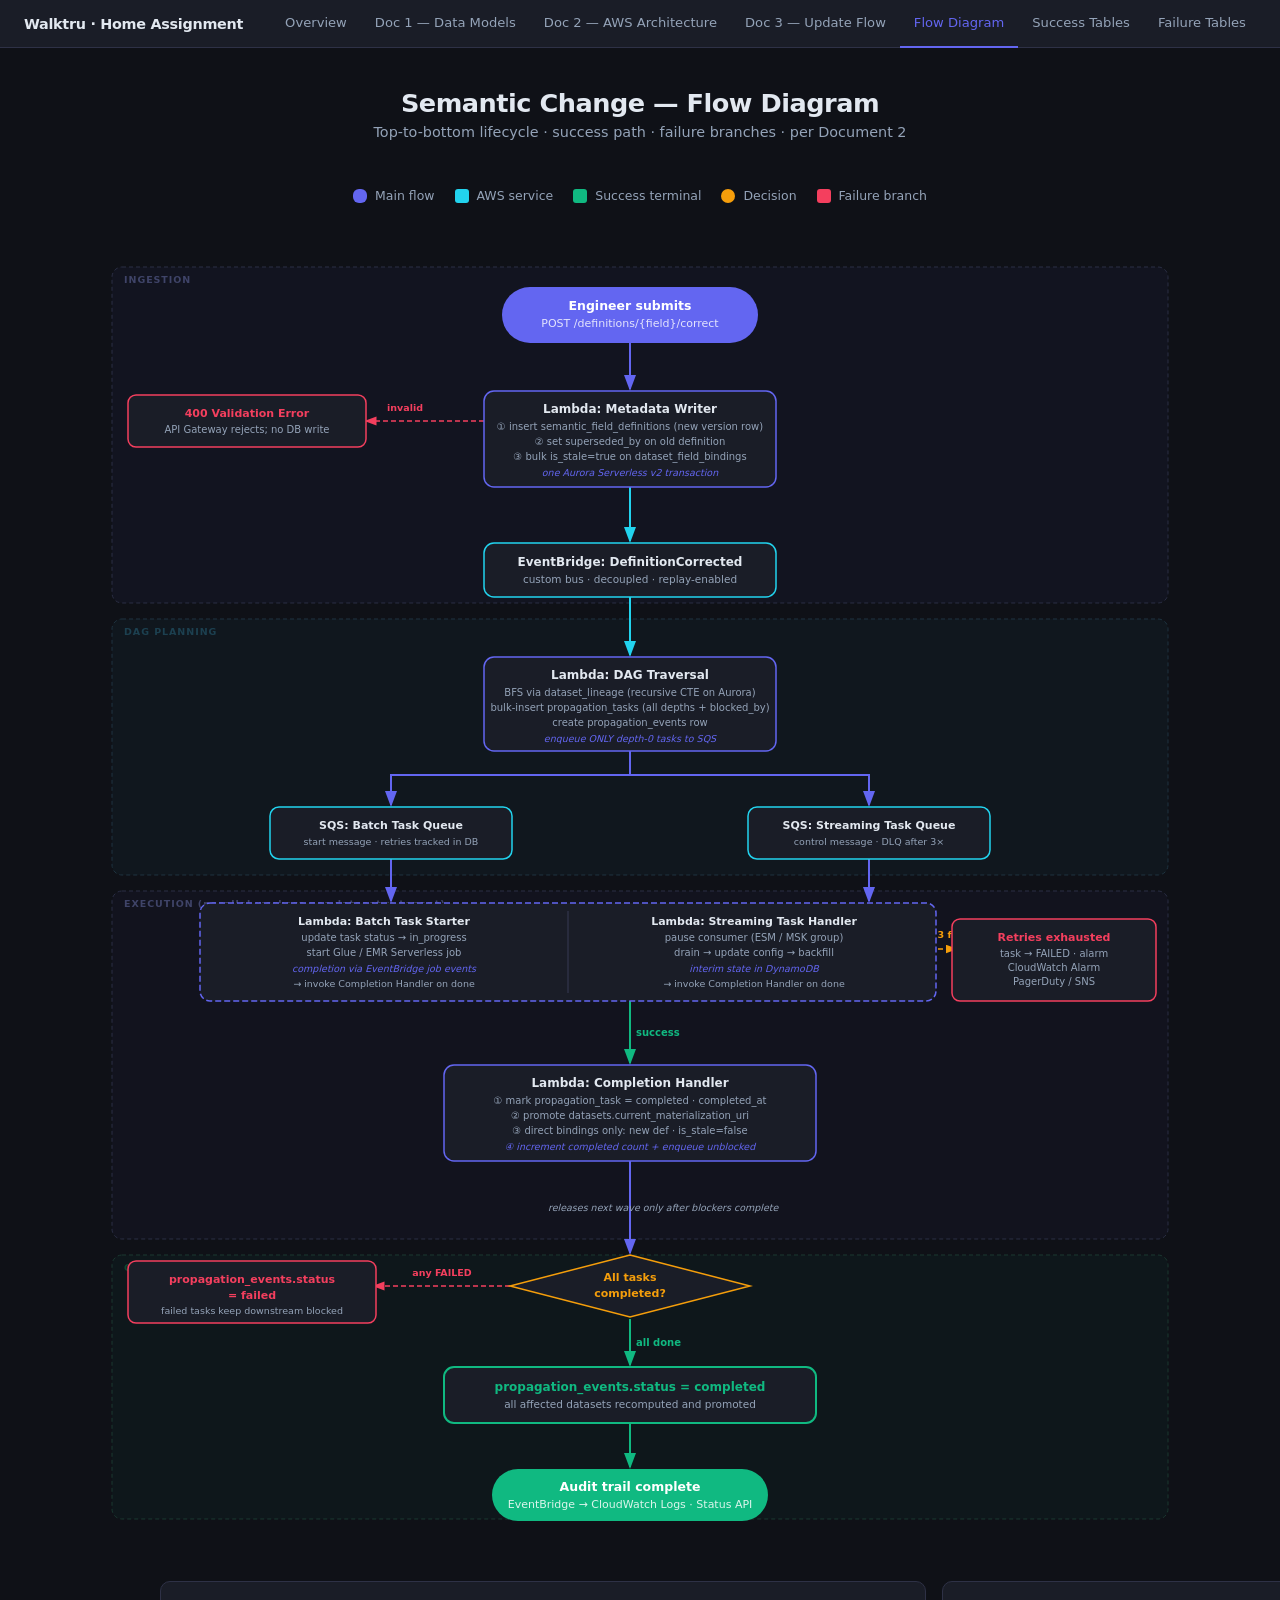
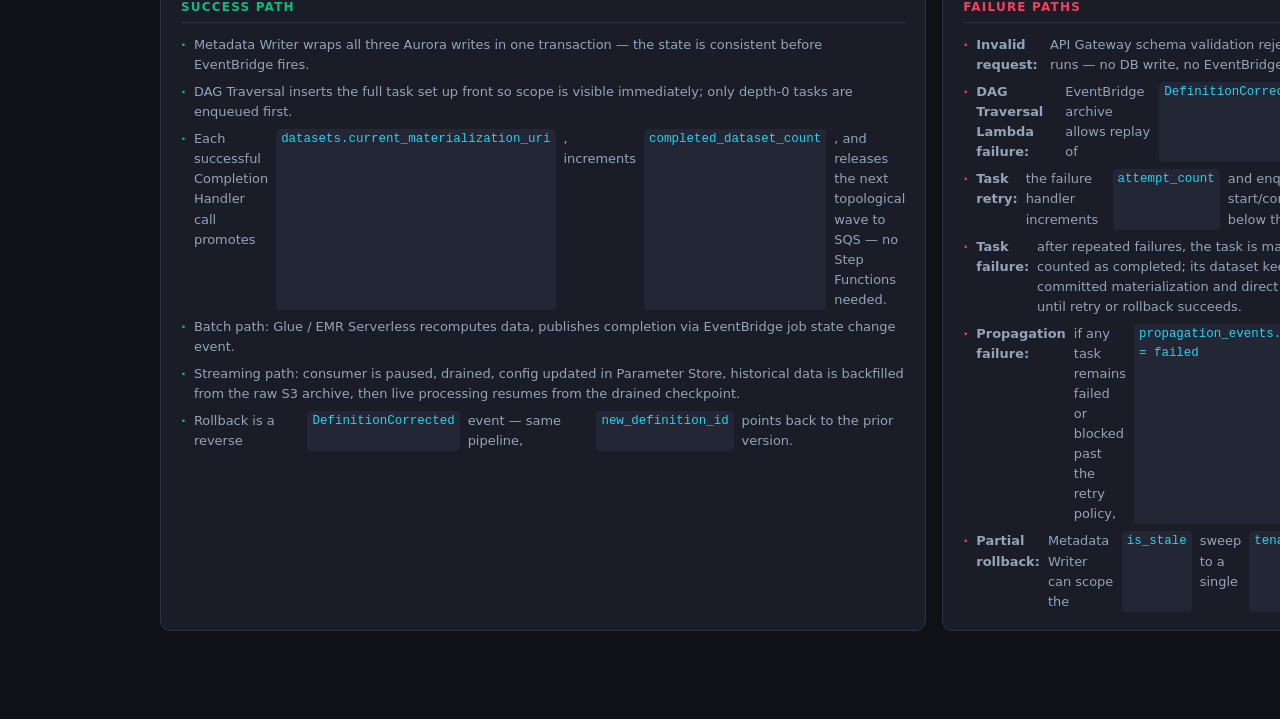
<file: site/flow.html>
<!DOCTYPE html>
<html lang="en">
<head>
  <meta charset="UTF-8" />
  <meta name="viewport" content="width=device-width, initial-scale=1.0" />
  <title>Flow Diagram — Semantic Change Lifecycle</title>
  <link rel="stylesheet" href="assets/style.css" />
  <style>
    .diagram-wrap {
      max-width: 1080px;
      margin: 0 auto 48px;
      overflow-x: auto;
    }
    #flow { display: block; margin: 0 auto; }

    .legend-row {
      max-width: 860px;
      margin: 0 auto 40px;
      display: flex;
      flex-wrap: wrap;
      gap: 20px;
      justify-content: center;
    }
    .legend-item {
      display: flex;
      align-items: center;
      gap: 8px;
      font-size: 0.78rem;
      color: var(--muted);
    }
    .legend-swatch { width: 14px; height: 14px; border-radius: 3px; flex-shrink: 0; }

    .notes-grid {
      max-width: 960px;
      margin: 0 auto 48px;
      display: grid;
      grid-template-columns: 1fr 1fr;
      gap: 16px;
    }
    @media (max-width: 640px) { .notes-grid { grid-template-columns: 1fr; } }
    .note-card {
      background: var(--surface);
      border: 1px solid var(--border);
      border-radius: 10px;
      padding: 18px 20px;
    }
    .note-card h3 {
      font-size: 0.75rem;
      font-weight: 700;
      letter-spacing: 0.1em;
      text-transform: uppercase;
      margin-bottom: 12px;
      padding-bottom: 8px;
      border-bottom: 1px solid var(--border);
    }
    .note-card ul { list-style: none; display: flex; flex-direction: column; gap: 7px; }
    .note-card li {
      font-size: 0.81rem;
      color: var(--muted);
      line-height: 1.55;
      display: flex;
      gap: 8px;
    }
    .note-card li::before { font-weight: 700; flex-shrink: 0; content: '·'; }
    .note-success h3 { color: var(--accent4); }
    .note-success li::before { color: var(--accent4); }
    .note-failure h3 { color: var(--accent5); }
    .note-failure li::before { color: var(--accent5); }
  </style>
</head>
<body>
<div class="page-content">

  <h1>Semantic Change — Flow Diagram</h1>
  <p class="subtitle">Top-to-bottom lifecycle · success path · failure branches · per Document 2</p>

  <div class="legend-row">
    <div class="legend-item">
      <div class="legend-swatch" style="background:#6366f1;border-radius:6px"></div>
      Main flow
    </div>
    <div class="legend-item">
      <div class="legend-swatch" style="background:#22d3ee"></div>
      AWS service
    </div>
    <div class="legend-item">
      <div class="legend-swatch" style="background:#10b981"></div>
      Success terminal
    </div>
    <div class="legend-item">
      <div class="legend-swatch" style="background:#f59e0b;border-radius:50%"></div>
      Decision
    </div>
    <div class="legend-item">
      <div class="legend-swatch" style="background:#f43f5e"></div>
      Failure branch
    </div>
  </div>

  <div class="diagram-wrap">
  <svg id="flow" viewBox="0 0 1080 1290" width="1080"
       xmlns="http://www.w3.org/2000/svg"
       font-family="'Segoe UI',system-ui,sans-serif">
    <defs>
      <marker id="am" markerWidth="8" markerHeight="8" refX="7" refY="3" orient="auto"><path d="M0,0 L0,6 L8,3z" fill="#6366f1"/></marker>
      <marker id="ac" markerWidth="8" markerHeight="8" refX="7" refY="3" orient="auto"><path d="M0,0 L0,6 L8,3z" fill="#22d3ee"/></marker>
      <marker id="ag" markerWidth="8" markerHeight="8" refX="7" refY="3" orient="auto"><path d="M0,0 L0,6 L8,3z" fill="#10b981"/></marker>
      <marker id="af" markerWidth="8" markerHeight="8" refX="7" refY="3" orient="auto"><path d="M0,0 L0,6 L8,3z" fill="#f43f5e"/></marker>
      <marker id="aw" markerWidth="8" markerHeight="8" refX="7" refY="3" orient="auto"><path d="M0,0 L0,6 L8,3z" fill="#f59e0b"/></marker>
    </defs>

    <!-- ── ZONE BACKGROUNDS ── -->
    <rect x="12" y="24"  width="1056" height="336" rx="10" fill="rgba(99,102,241,0.04)"  stroke="#2a2e44" stroke-width="1" stroke-dasharray="4 3"/>
    <text x="24" y="40"  font-size="9.5" fill="#3f4468" font-weight="700" letter-spacing="0.1em">INGESTION</text>

    <rect x="12" y="376" width="1056" height="256" rx="10" fill="rgba(34,211,238,0.03)"  stroke="#1e3340" stroke-width="1" stroke-dasharray="4 3"/>
    <text x="24" y="392" font-size="9.5" fill="#1c4050" font-weight="700" letter-spacing="0.1em">DAG PLANNING</text>

    <rect x="12" y="648" width="1056" height="348" rx="10" fill="rgba(99,102,241,0.03)"  stroke="#2a2e44" stroke-width="1" stroke-dasharray="4 3"/>
    <text x="24" y="664" font-size="9.5" fill="#3f4468" font-weight="700" letter-spacing="0.1em">EXECUTION  (parallel workers per dataset × tenant)</text>

    <rect x="12" y="1012" width="1056" height="264" rx="10" fill="rgba(16,185,129,0.04)"  stroke="#1a3830" stroke-width="1" stroke-dasharray="4 3"/>
    <text x="24" y="1028" font-size="9.5" fill="#0d4a31" font-weight="700" letter-spacing="0.1em">COMPLETION</text>

    <!-- ══════════════════════════════════════════════
         MAIN FLOW ARROWS
    ══════════════════════════════════════════════════ -->

    <!-- N1 → N2 -->
    <line x1="530" y1="100" x2="530" y2="146" stroke="#6366f1" stroke-width="2" marker-end="url(#am)"/>
    <!-- N2 → N3 (EventBridge, cyan) -->
    <line x1="530" y1="244" x2="530" y2="298" stroke="#22d3ee" stroke-width="2" marker-end="url(#ac)"/>
    <!-- N3 → N4 -->
    <line x1="530" y1="354" x2="530" y2="412" stroke="#22d3ee" stroke-width="2" marker-end="url(#ac)"/>
    <!-- N4 → N5a (Batch Queue) -->
    <path d="M530,508 V532 H291 V562" fill="none" stroke="#6366f1" stroke-width="2" marker-end="url(#am)"/>
    <!-- N4 → N5b (Streaming Queue) -->
    <path d="M530,508 V532 H769 V562" fill="none" stroke="#6366f1" stroke-width="2" marker-end="url(#am)"/>
    <!-- N5a → N6 (batch side) -->
    <line x1="291" y1="616" x2="291" y2="658" stroke="#6366f1" stroke-width="2" marker-end="url(#am)"/>
    <!-- N5b → N6 (streaming side) -->
    <line x1="769" y1="616" x2="769" y2="658" stroke="#6366f1" stroke-width="2" marker-end="url(#am)"/>
    <!-- N6 → N7 (success, green) -->
    <line x1="530" y1="758" x2="530" y2="820" stroke="#10b981" stroke-width="2" marker-end="url(#ag)"/>
    <text x="536" y="793" font-size="10" fill="#10b981" font-weight="600">success</text>
    <!-- N7 → N8 diamond -->
    <line x1="530" y1="918" x2="530" y2="1010" stroke="#6366f1" stroke-width="2" marker-end="url(#am)"/>
    <text x="448" y="968" font-size="9.5" fill="#94a3b8" font-style="italic">releases next wave only after blockers complete</text>
    <!-- N8 → N9 (all completed) -->
    <line x1="530" y1="1076" x2="530" y2="1122" stroke="#10b981" stroke-width="2" marker-end="url(#ag)"/>
    <text x="536" y="1103" font-size="10" fill="#10b981" font-weight="600">all done</text>
    <!-- N9 → N10 -->
    <line x1="530" y1="1180" x2="530" y2="1224" stroke="#10b981" stroke-width="2" marker-end="url(#ag)"/>

    <!-- ══════════════════════════════════════════════
         FAILURE ARROWS
    ══════════════════════════════════════════════════ -->

    <!-- N2 → L1: validation error (left) -->
    <line x1="384" y1="178" x2="266" y2="178" stroke="#f43f5e" stroke-width="1.5" stroke-dasharray="5 3" marker-end="url(#af)"/>
    <text x="305" y="168" font-size="9.5" fill="#f43f5e" font-weight="600" text-anchor="middle">invalid</text>

    <!-- N6 → R_fail: retry threshold reached (right) -->
    <line x1="838" y1="706" x2="856" y2="706" stroke="#f59e0b" stroke-width="1.5" stroke-dasharray="5 3" marker-end="url(#aw)"/>
    <text x="847" y="695" font-size="9.5" fill="#f59e0b" font-weight="600" text-anchor="middle">×3 fail</text>

    <!-- N8 → L2: propagation failure (left) -->
    <line x1="410" y1="1043" x2="274" y2="1043" stroke="#f43f5e" stroke-width="1.5" stroke-dasharray="5 3" marker-end="url(#af)"/>
    <text x="342" y="1033" font-size="9.5" fill="#f43f5e" font-weight="600" text-anchor="middle">any FAILED</text>

    <!-- ══════════════════════════════════════════════
         NODES — MAIN FLOW
    ══════════════════════════════════════════════════ -->

    <!-- N1: START pill -->
    <rect x="402" y="44" width="256" height="56" rx="28" fill="#6366f1"/>
    <text x="530" y="67" text-anchor="middle" font-size="12.5" fill="white" font-weight="700">Engineer submits</text>
    <text x="530" y="84" text-anchor="middle" font-size="11" fill="rgba(255,255,255,0.82)">POST /definitions/{field}/correct</text>

    <!-- N2: Lambda — Metadata Writer -->
    <rect x="384" y="148" width="292" height="96" rx="10" fill="#1a1d27" stroke="#6366f1" stroke-width="1.5"/>
    <text x="530" y="170" text-anchor="middle" font-size="12" fill="#e2e8f0" font-weight="700">Lambda: Metadata Writer</text>
    <text x="530" y="187" text-anchor="middle" font-size="10" fill="#94a3b8">① insert semantic_field_definitions (new version row)</text>
    <text x="530" y="202" text-anchor="middle" font-size="10" fill="#94a3b8">② set superseded_by on old definition</text>
    <text x="530" y="217" text-anchor="middle" font-size="10" fill="#94a3b8">③ bulk is_stale=true on dataset_field_bindings</text>
    <text x="530" y="233" text-anchor="middle" font-size="9.5" fill="#6366f1" font-style="italic">one Aurora Serverless v2 transaction</text>

    <!-- L1: Validation Error -->
    <rect x="28" y="152" width="238" height="52" rx="8" fill="#1a1d27" stroke="#f43f5e" stroke-width="1.5"/>
    <text x="147" y="174" text-anchor="middle" font-size="11" fill="#f43f5e" font-weight="600">400 Validation Error</text>
    <text x="147" y="190" text-anchor="middle" font-size="10" fill="#94a3b8">API Gateway rejects; no DB write</text>

    <!-- N3: EventBridge -->
    <rect x="384" y="300" width="292" height="54" rx="10" fill="#1a1d27" stroke="#22d3ee" stroke-width="1.5"/>
    <text x="530" y="323" text-anchor="middle" font-size="12" fill="#e2e8f0" font-weight="600">EventBridge: DefinitionCorrected</text>
    <text x="530" y="340" text-anchor="middle" font-size="10.5" fill="#94a3b8">custom bus · decoupled · replay-enabled</text>

    <!-- N4: Lambda — DAG Traversal -->
    <rect x="384" y="414" width="292" height="94" rx="10" fill="#1a1d27" stroke="#6366f1" stroke-width="1.5"/>
    <text x="530" y="436" text-anchor="middle" font-size="12" fill="#e2e8f0" font-weight="700">Lambda: DAG Traversal</text>
    <text x="530" y="453" text-anchor="middle" font-size="10" fill="#94a3b8">BFS via dataset_lineage (recursive CTE on Aurora)</text>
    <text x="530" y="468" text-anchor="middle" font-size="10" fill="#94a3b8">bulk-insert propagation_tasks (all depths + blocked_by)</text>
    <text x="530" y="483" text-anchor="middle" font-size="10" fill="#94a3b8">create propagation_events row</text>
    <text x="530" y="499" text-anchor="middle" font-size="9.5" fill="#6366f1" font-style="italic">enqueue ONLY depth-0 tasks to SQS</text>

    <!-- N5a: SQS Batch Task Queue -->
    <rect x="170" y="564" width="242" height="52" rx="9" fill="#1a1d27" stroke="#22d3ee" stroke-width="1.5"/>
    <text x="291" y="586" text-anchor="middle" font-size="11" fill="#e2e8f0" font-weight="600">SQS: Batch Task Queue</text>
    <text x="291" y="602" text-anchor="middle" font-size="9.5" fill="#94a3b8">start message · retries tracked in DB</text>

    <!-- N5b: SQS Streaming Task Queue -->
    <rect x="648" y="564" width="242" height="52" rx="9" fill="#1a1d27" stroke="#22d3ee" stroke-width="1.5"/>
    <text x="769" y="586" text-anchor="middle" font-size="11" fill="#e2e8f0" font-weight="600">SQS: Streaming Task Queue</text>
    <text x="769" y="602" text-anchor="middle" font-size="9.5" fill="#94a3b8">control message · DLQ after 3×</text>

    <!-- N6: Parallel task handlers (split box) -->
    <!-- Outer box -->
    <rect x="100" y="660" width="736" height="98" rx="10" fill="#1a1d27" stroke="#6366f1" stroke-width="1.5" stroke-dasharray="6 3"/>
    <!-- Internal divider -->
    <line x1="468" y1="668" x2="468" y2="750" stroke="#2e3146" stroke-width="1.5"/>
    <!-- Left half: Batch -->
    <text x="284" y="682" text-anchor="middle" font-size="11" fill="#e2e8f0" font-weight="700">Lambda: Batch Task Starter</text>
    <text x="284" y="698" text-anchor="middle" font-size="10" fill="#94a3b8">update task status → in_progress</text>
    <text x="284" y="713" text-anchor="middle" font-size="10" fill="#94a3b8">start Glue / EMR Serverless job</text>
    <text x="284" y="729" text-anchor="middle" font-size="9.5" fill="#6366f1" font-style="italic">completion via EventBridge job events</text>
    <text x="284" y="744" text-anchor="middle" font-size="9.5" fill="#94a3b8">→ invoke Completion Handler on done</text>
    <!-- Right half: Streaming -->
    <text x="654" y="682" text-anchor="middle" font-size="11" fill="#e2e8f0" font-weight="700">Lambda: Streaming Task Handler</text>
    <text x="654" y="698" text-anchor="middle" font-size="10" fill="#94a3b8">pause consumer (ESM / MSK group)</text>
    <text x="654" y="713" text-anchor="middle" font-size="10" fill="#94a3b8">drain → update config → backfill</text>
    <text x="654" y="729" text-anchor="middle" font-size="9.5" fill="#6366f1" font-style="italic">interim state in DynamoDB</text>
    <text x="654" y="744" text-anchor="middle" font-size="9.5" fill="#94a3b8">→ invoke Completion Handler on done</text>

    <!-- R_fail: failed task / alarm -->
    <rect x="852" y="676" width="204" height="82" rx="8" fill="#1a1d27" stroke="#f43f5e" stroke-width="1.5"/>
    <text x="954" y="698" text-anchor="middle" font-size="11" fill="#f43f5e" font-weight="600">Retries exhausted</text>
    <text x="954" y="714" text-anchor="middle" font-size="10" fill="#94a3b8">task → FAILED · alarm</text>
    <text x="954" y="728" text-anchor="middle" font-size="10" fill="#94a3b8">CloudWatch Alarm</text>
    <text x="954" y="742" text-anchor="middle" font-size="10" fill="#94a3b8">PagerDuty / SNS</text>

    <!-- N7: Lambda — Completion Handler -->
    <rect x="344" y="822" width="372" height="96" rx="10" fill="#1a1d27" stroke="#6366f1" stroke-width="1.5"/>
    <text x="530" y="844" text-anchor="middle" font-size="12" fill="#e2e8f0" font-weight="700">Lambda: Completion Handler</text>
    <text x="530" y="861" text-anchor="middle" font-size="10" fill="#94a3b8">① mark propagation_task = completed · completed_at</text>
    <text x="530" y="876" text-anchor="middle" font-size="10" fill="#94a3b8">② promote datasets.current_materialization_uri</text>
    <text x="530" y="891" text-anchor="middle" font-size="10" fill="#94a3b8">③ direct bindings only: new def · is_stale=false</text>
    <text x="530" y="907" text-anchor="middle" font-size="9.5" fill="#6366f1" font-style="italic">④ increment completed count + enqueue unblocked</text>

    <!-- ══════════════════════════════════════════════
         COMPLETION NODES
    ══════════════════════════════════════════════════ -->

    <!-- N8: Decision diamond -->
    <polygon points="530,1012 650,1043 530,1074 410,1043" fill="#1a1d27" stroke="#f59e0b" stroke-width="1.5"/>
    <text x="530" y="1038" text-anchor="middle" font-size="11" fill="#f59e0b" font-weight="700">All tasks</text>
    <text x="530" y="1054" text-anchor="middle" font-size="11" fill="#f59e0b" font-weight="700">completed?</text>

    <!-- L2: Propagation failure -->
    <rect x="28" y="1018" width="248" height="62" rx="8" fill="#1a1d27" stroke="#f43f5e" stroke-width="1.5"/>
    <text x="152" y="1040" text-anchor="middle" font-size="11" fill="#f43f5e" font-weight="600">propagation_events.status</text>
    <text x="152" y="1056" text-anchor="middle" font-size="11" fill="#f43f5e" font-weight="600">= failed</text>
    <text x="152" y="1071" text-anchor="middle" font-size="9.5" fill="#94a3b8">failed tasks keep downstream blocked</text>

    <!-- N9: propagation_events completed -->
    <rect x="344" y="1124" width="372" height="56" rx="10" fill="#1a1d27" stroke="#10b981" stroke-width="2"/>
    <text x="530" y="1148" text-anchor="middle" font-size="12" fill="#10b981" font-weight="700">propagation_events.status = completed</text>
    <text x="530" y="1165" text-anchor="middle" font-size="10.5" fill="#94a3b8">all affected datasets recomputed and promoted</text>

    <!-- N10: END pill -->
    <rect x="392" y="1226" width="276" height="52" rx="26" fill="#10b981"/>
    <text x="530" y="1248" text-anchor="middle" font-size="12.5" fill="white" font-weight="700">Audit trail complete</text>
    <text x="530" y="1265" text-anchor="middle" font-size="11" fill="rgba(255,255,255,0.85)">EventBridge → CloudWatch Logs · Status API</text>

  </svg>
  </div>

  <!-- NOTES -->
  <div class="notes-grid">
    <div class="note-card note-success">
      <h3>Success path</h3>
      <ul>
        <li>Metadata Writer wraps all three Aurora writes in one transaction — the state is consistent before EventBridge fires.</li>
        <li>DAG Traversal inserts the full task set up front so scope is visible immediately; only depth-0 tasks are enqueued first.</li>
        <li>Each successful Completion Handler call promotes <code>datasets.current_materialization_uri</code>, increments <code>completed_dataset_count</code>, and releases the next topological wave to SQS — no Step Functions needed.</li>
        <li>Batch path: Glue / EMR Serverless recomputes data, publishes completion via EventBridge job state change event.</li>
        <li>Streaming path: consumer is paused, drained, config updated in Parameter Store, historical data is backfilled from the raw S3 archive, then live processing resumes from the drained checkpoint.</li>
        <li>Rollback is a reverse <code>DefinitionCorrected</code> event — same pipeline, <code>new_definition_id</code> points back to the prior version.</li>
      </ul>
    </div>
    <div class="note-card note-failure">
      <h3>Failure paths</h3>
      <ul>
        <li><strong>Invalid request:</strong> API Gateway schema validation rejects before Lambda runs — no DB write, no EventBridge event.</li>
        <li><strong>DAG Traversal Lambda failure:</strong> EventBridge archive allows replay of <code>DefinitionCorrected</code> without re-running the correction itself.</li>
        <li><strong>Task retry:</strong> the failure handler increments <code>attempt_count</code> and enqueues a fresh start/control message below the retry threshold.</li>
        <li><strong>Task failure:</strong> after repeated failures, the task is marked failed. It is not counted as completed; its dataset keeps the previous committed materialization and direct bindings stay stale until retry or rollback succeeds.</li>
        <li><strong>Propagation failure:</strong> if any task remains failed or blocked past the retry policy, <code>propagation_events.status = failed</code>; the event is never shown as completed.</li>
        <li><strong>Partial rollback:</strong> Metadata Writer can scope the <code>is_stale</code> sweep to a single <code>tenant_id</code>, creating tasks only for that tenant.</li>
      </ul>
    </div>
  </div>

</div>
<script src="assets/nav.js"></script>
</body>
</html>
</file>
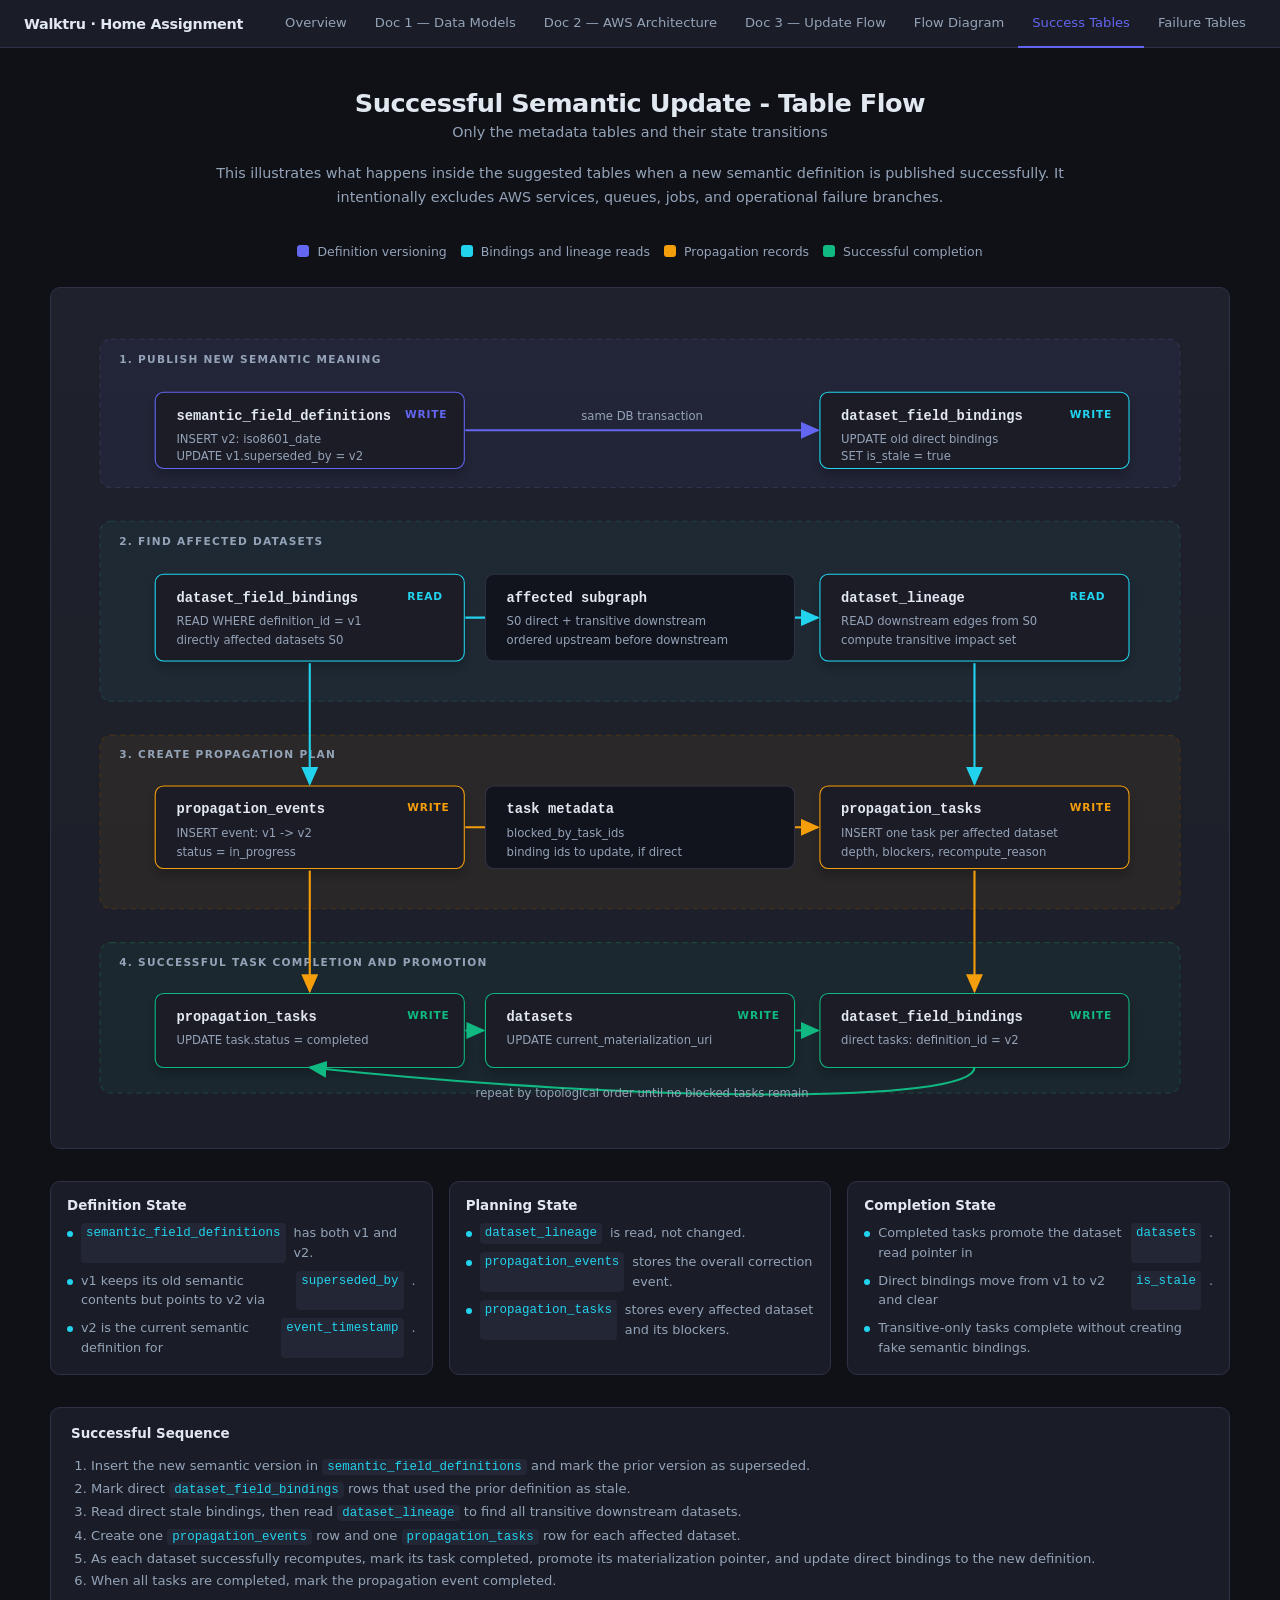
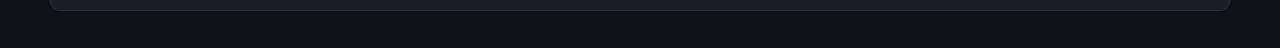
<file: site/success_flow_illustration.html>
<!DOCTYPE html>
<html lang="en">
<head>
  <meta charset="UTF-8" />
  <meta name="viewport" content="width=device-width, initial-scale=1.0" />
  <title>Successful Semantic Update - Table Flow</title>
  <link rel="stylesheet" href="assets/style.css" />
  <style>
    .wrap {
      max-width: 1180px;
      margin: 0 auto;
    }

    .intro {
      max-width: 860px;
      margin: -26px auto 34px;
      color: var(--muted);
      font-size: 0.9rem;
      line-height: 1.65;
      text-align: center;
    }

    .legend {
      display: flex;
      justify-content: center;
      flex-wrap: wrap;
      gap: 14px;
      margin-bottom: 28px;
    }

    .legend-item {
      display: flex;
      align-items: center;
      gap: 8px;
      color: var(--muted);
      font-size: 0.78rem;
    }

    .swatch {
      width: 12px;
      height: 12px;
      border-radius: 3px;
      display: inline-block;
    }

    .canvas {
      background:
        linear-gradient(180deg, rgba(255,255,255,0.025), rgba(255,255,255,0.008)),
        var(--surface);
      border: 1px solid var(--border);
      border-radius: 10px;
      padding: 28px;
      overflow-x: auto;
      margin-bottom: 32px;
    }

    svg {
      display: block;
      min-width: 1060px;
      margin: 0 auto;
    }

    .section-label {
      font-size: 10px;
      letter-spacing: 0.12em;
      font-weight: 800;
      fill: var(--muted);
      text-transform: uppercase;
    }

    .node-title {
      font-size: 13px;
      font-weight: 800;
      fill: var(--text);
    }

    .node-subtitle {
      font-size: 11px;
      fill: var(--muted);
    }

    .mono {
      font-family: Consolas, "Fira Code", monospace;
    }

    .op {
      font-size: 10px;
      font-weight: 800;
      letter-spacing: 0.08em;
    }

    .cards {
      display: grid;
      grid-template-columns: repeat(3, minmax(240px, 1fr));
      gap: 16px;
      margin-bottom: 32px;
    }

    @media (max-width: 860px) {
      .cards { grid-template-columns: 1fr; }
      .page-content { padding: 28px 16px; }
    }

    .state-card {
      background: var(--surface);
      border: 1px solid var(--border);
      border-radius: 10px;
      padding: 16px;
    }

    .state-card h2 {
      font-size: 0.84rem;
      margin-bottom: 10px;
      color: var(--text);
    }

    .state-card ul {
      list-style: none;
      display: flex;
      flex-direction: column;
      gap: 8px;
    }

    .state-card li {
      color: var(--muted);
      font-size: 0.8rem;
      line-height: 1.55;
      display: flex;
      gap: 8px;
    }

    .state-card li::before {
      content: "";
      width: 6px;
      height: 6px;
      border-radius: 50%;
      background: var(--accent2);
      margin-top: 8px;
      flex-shrink: 0;
    }

    .sequence {
      background: var(--surface);
      border: 1px solid var(--border);
      border-radius: 10px;
      padding: 18px 20px;
    }

    .sequence h2 {
      font-size: 0.84rem;
      margin-bottom: 14px;
    }

    .sequence ol {
      padding-left: 20px;
      color: var(--muted);
      line-height: 1.7;
      font-size: 0.82rem;
    }
  </style>
</head>
<body>
  <main class="page-content">
    <div class="wrap">
      <h1>Successful Semantic Update - Table Flow</h1>
      <p class="subtitle">Only the metadata tables and their state transitions</p>

      <p class="intro">
        This illustrates what happens inside the suggested tables when a new semantic definition is published successfully.
        It intentionally excludes AWS services, queues, jobs, and operational failure branches.
      </p>

      <div class="legend" aria-label="Legend">
        <div class="legend-item"><span class="swatch" style="background:#6366f1"></span>Definition versioning</div>
        <div class="legend-item"><span class="swatch" style="background:#22d3ee"></span>Bindings and lineage reads</div>
        <div class="legend-item"><span class="swatch" style="background:#f59e0b"></span>Propagation records</div>
        <div class="legend-item"><span class="swatch" style="background:#10b981"></span>Successful completion</div>
      </div>

      <section class="canvas" aria-label="Successful table update flow diagram">
        <svg viewBox="0 0 1060 760" role="img" aria-labelledby="diagram-title diagram-desc">
          <title id="diagram-title">Successful semantic update table flow</title>
          <desc id="diagram-desc">
            A flow showing semantic_field_definitions, dataset_field_bindings, dataset_lineage,
            propagation_events, propagation_tasks, and datasets table updates during a successful semantic update.
          </desc>

          <defs>
            <marker id="arrow-purple" markerWidth="9" markerHeight="8" refX="8" refY="4" orient="auto">
              <path d="M0,0 L9,4 L0,8 Z" fill="#6366f1" />
            </marker>
            <marker id="arrow-cyan" markerWidth="9" markerHeight="8" refX="8" refY="4" orient="auto">
              <path d="M0,0 L9,4 L0,8 Z" fill="#22d3ee" />
            </marker>
            <marker id="arrow-amber" markerWidth="9" markerHeight="8" refX="8" refY="4" orient="auto">
              <path d="M0,0 L9,4 L0,8 Z" fill="#f59e0b" />
            </marker>
            <marker id="arrow-green" markerWidth="9" markerHeight="8" refX="8" refY="4" orient="auto">
              <path d="M0,0 L9,4 L0,8 Z" fill="#10b981" />
            </marker>
            <filter id="soft-shadow" x="-10%" y="-10%" width="120%" height="130%">
              <feDropShadow dx="0" dy="6" stdDeviation="5" flood-color="#000000" flood-opacity="0.22" />
            </filter>
          </defs>

          <rect x="20" y="22" width="1020" height="140" rx="10" fill="rgba(99,102,241,0.06)" stroke="#303452" stroke-dasharray="5 4" />
          <text x="38" y="44" class="section-label">1. publish new semantic meaning</text>

          <rect x="72" y="72" width="292" height="72" rx="8" fill="#1a1d27" stroke="#6366f1" filter="url(#soft-shadow)" />
          <text x="92" y="98" class="node-title mono">semantic_field_definitions</text>
          <text x="92" y="120" class="node-subtitle">INSERT v2: iso8601_date</text>
          <text x="92" y="136" class="node-subtitle">UPDATE v1.superseded_by = v2</text>
          <text x="308" y="96" class="op" fill="#6366f1">WRITE</text>

          <rect x="700" y="72" width="292" height="72" rx="8" fill="#1a1d27" stroke="#22d3ee" filter="url(#soft-shadow)" />
          <text x="720" y="98" class="node-title mono">dataset_field_bindings</text>
          <text x="720" y="120" class="node-subtitle">UPDATE old direct bindings</text>
          <text x="720" y="136" class="node-subtitle">SET is_stale = true</text>
          <text x="936" y="96" class="op" fill="#22d3ee">WRITE</text>

          <line x1="365" y1="108" x2="698" y2="108" stroke="#6366f1" stroke-width="2" marker-end="url(#arrow-purple)" />
          <text x="532" y="98" font-size="11" fill="#94a3b8" text-anchor="middle">same DB transaction</text>

          <rect x="20" y="194" width="1020" height="170" rx="10" fill="rgba(34,211,238,0.045)" stroke="#21404b" stroke-dasharray="5 4" />
          <text x="38" y="216" class="section-label">2. find affected datasets</text>

          <rect x="72" y="244" width="292" height="82" rx="8" fill="#1a1d27" stroke="#22d3ee" filter="url(#soft-shadow)" />
          <text x="92" y="270" class="node-title mono">dataset_field_bindings</text>
          <text x="92" y="292" class="node-subtitle">READ WHERE definition_id = v1</text>
          <text x="92" y="310" class="node-subtitle">directly affected datasets S0</text>
          <text x="310" y="268" class="op" fill="#22d3ee">READ</text>

          <rect x="700" y="244" width="292" height="82" rx="8" fill="#1a1d27" stroke="#22d3ee" filter="url(#soft-shadow)" />
          <text x="720" y="270" class="node-title mono">dataset_lineage</text>
          <text x="720" y="292" class="node-subtitle">READ downstream edges from S0</text>
          <text x="720" y="310" class="node-subtitle">compute transitive impact set</text>
          <text x="936" y="268" class="op" fill="#22d3ee">READ</text>

          <line x1="365" y1="285" x2="698" y2="285" stroke="#22d3ee" stroke-width="2" marker-end="url(#arrow-cyan)" />
          <text x="532" y="275" font-size="11" fill="#94a3b8" text-anchor="middle">BFS / topological sort input</text>

          <rect x="20" y="396" width="1020" height="164" rx="10" fill="rgba(245,158,11,0.055)" stroke="#4a3416" stroke-dasharray="5 4" />
          <text x="38" y="418" class="section-label">3. create propagation plan</text>

          <rect x="72" y="444" width="292" height="78" rx="8" fill="#1a1d27" stroke="#f59e0b" filter="url(#soft-shadow)" />
          <text x="92" y="470" class="node-title mono">propagation_events</text>
          <text x="92" y="492" class="node-subtitle">INSERT event: v1 -> v2</text>
          <text x="92" y="510" class="node-subtitle">status = in_progress</text>
          <text x="310" y="468" class="op" fill="#f59e0b">WRITE</text>

          <rect x="700" y="444" width="292" height="78" rx="8" fill="#1a1d27" stroke="#f59e0b" filter="url(#soft-shadow)" />
          <text x="720" y="470" class="node-title mono">propagation_tasks</text>
          <text x="720" y="492" class="node-subtitle">INSERT one task per affected dataset</text>
          <text x="720" y="510" class="node-subtitle">depth, blockers, recompute_reason</text>
          <text x="936" y="468" class="op" fill="#f59e0b">WRITE</text>

          <line x1="365" y1="483" x2="698" y2="483" stroke="#f59e0b" stroke-width="2" marker-end="url(#arrow-amber)" />
          <text x="532" y="473" font-size="11" fill="#94a3b8" text-anchor="middle">event owns all tasks</text>

          <rect x="20" y="592" width="1020" height="142" rx="10" fill="rgba(16,185,129,0.055)" stroke="#1d4739" stroke-dasharray="5 4" />
          <text x="38" y="614" class="section-label">4. successful task completion and promotion</text>

          <rect x="72" y="640" width="292" height="70" rx="8" fill="#1a1d27" stroke="#10b981" filter="url(#soft-shadow)" />
          <text x="92" y="666" class="node-title mono">propagation_tasks</text>
          <text x="92" y="688" class="node-subtitle">UPDATE task.status = completed</text>
          <text x="310" y="664" class="op" fill="#10b981">WRITE</text>

          <rect x="384" y="640" width="292" height="70" rx="8" fill="#1a1d27" stroke="#10b981" filter="url(#soft-shadow)" />
          <text x="404" y="666" class="node-title mono">datasets</text>
          <text x="404" y="688" class="node-subtitle">UPDATE current_materialization_uri</text>
          <text x="622" y="664" class="op" fill="#10b981">WRITE</text>

          <rect x="700" y="640" width="292" height="70" rx="8" fill="#1a1d27" stroke="#10b981" filter="url(#soft-shadow)" />
          <text x="720" y="666" class="node-title mono">dataset_field_bindings</text>
          <text x="720" y="688" class="node-subtitle">direct tasks: definition_id = v2</text>
          <text x="936" y="664" class="op" fill="#10b981">WRITE</text>

          <line x1="218" y1="328" x2="218" y2="442" stroke="#22d3ee" stroke-width="2" marker-end="url(#arrow-cyan)" />
          <line x1="846" y1="328" x2="846" y2="442" stroke="#22d3ee" stroke-width="2" marker-end="url(#arrow-cyan)" />
          <line x1="218" y1="524" x2="218" y2="638" stroke="#f59e0b" stroke-width="2" marker-end="url(#arrow-amber)" />
          <line x1="846" y1="524" x2="846" y2="638" stroke="#f59e0b" stroke-width="2" marker-end="url(#arrow-amber)" />
          <line x1="365" y1="675" x2="382" y2="675" stroke="#10b981" stroke-width="2" marker-end="url(#arrow-green)" />
          <line x1="677" y1="675" x2="698" y2="675" stroke="#10b981" stroke-width="2" marker-end="url(#arrow-green)" />

          <path d="M846 710 C846 744 540 744 218 710" fill="none" stroke="#10b981" stroke-width="2" marker-end="url(#arrow-green)" />
          <text x="532" y="738" font-size="11" fill="#94a3b8" text-anchor="middle">repeat by topological order until no blocked tasks remain</text>

          <rect x="384" y="244" width="292" height="82" rx="8" fill="#11141d" stroke="#2e3146" />
          <text x="404" y="270" class="node-title mono">affected subgraph</text>
          <text x="404" y="292" class="node-subtitle">S0 direct + transitive downstream</text>
          <text x="404" y="310" class="node-subtitle">ordered upstream before downstream</text>

          <rect x="384" y="444" width="292" height="78" rx="8" fill="#11141d" stroke="#2e3146" />
          <text x="404" y="470" class="node-title mono">task metadata</text>
          <text x="404" y="492" class="node-subtitle">blocked_by_task_ids</text>
          <text x="404" y="510" class="node-subtitle">binding ids to update, if direct</text>
        </svg>
      </section>

      <section class="cards" aria-label="Final table states">
        <article class="state-card">
          <h2>Definition State</h2>
          <ul>
            <li><code>semantic_field_definitions</code> has both v1 and v2.</li>
            <li>v1 keeps its old semantic contents but points to v2 via <code>superseded_by</code>.</li>
            <li>v2 is the current semantic definition for <code>event_timestamp</code>.</li>
          </ul>
        </article>

        <article class="state-card">
          <h2>Planning State</h2>
          <ul>
            <li><code>dataset_lineage</code> is read, not changed.</li>
            <li><code>propagation_events</code> stores the overall correction event.</li>
            <li><code>propagation_tasks</code> stores every affected dataset and its blockers.</li>
          </ul>
        </article>

        <article class="state-card">
          <h2>Completion State</h2>
          <ul>
            <li>Completed tasks promote the dataset read pointer in <code>datasets</code>.</li>
            <li>Direct bindings move from v1 to v2 and clear <code>is_stale</code>.</li>
            <li>Transitive-only tasks complete without creating fake semantic bindings.</li>
          </ul>
        </article>
      </section>

      <section class="sequence" aria-label="Successful sequence">
        <h2>Successful Sequence</h2>
        <ol>
          <li>Insert the new semantic version in <code>semantic_field_definitions</code> and mark the prior version as superseded.</li>
          <li>Mark direct <code>dataset_field_bindings</code> rows that used the prior definition as stale.</li>
          <li>Read direct stale bindings, then read <code>dataset_lineage</code> to find all transitive downstream datasets.</li>
          <li>Create one <code>propagation_events</code> row and one <code>propagation_tasks</code> row for each affected dataset.</li>
          <li>As each dataset successfully recomputes, mark its task completed, promote its materialization pointer, and update direct bindings to the new definition.</li>
          <li>When all tasks are completed, mark the propagation event completed.</li>
        </ol>
      </section>
    </div>
  </main>
<script src="assets/nav.js"></script>
</body>
</html>
</file>
<file: assets/style.css>
:root {
  --bg: #0f1117;
  --surface: #1a1d27;
  --surface2: #232635;
  --border: #2e3146;
  --accent: #6366f1;
  --accent2: #22d3ee;
  --accent3: #f59e0b;
  --accent4: #10b981;
  --accent5: #f43f5e;
  --text: #e2e8f0;
  --muted: #94a3b8;
  --pk: #fbbf24;
  --fk: #60a5fa;
}

* { box-sizing: border-box; margin: 0; padding: 0; }

body {
  background: var(--bg);
  color: var(--text);
  font-family: 'Segoe UI', system-ui, sans-serif;
  font-size: 14px;
}

/* ── Nav ── */
nav.site-nav {
  position: sticky;
  top: 0;
  z-index: 100;
  background: var(--surface);
  border-bottom: 1px solid var(--border);
  display: flex;
  align-items: center;
  padding: 0 24px;
  height: 48px;
  gap: 0;
}

nav.site-nav .nav-brand {
  font-weight: 700;
  font-size: 0.9rem;
  color: var(--text);
  margin-right: 28px;
  text-decoration: none;
  letter-spacing: -0.3px;
  white-space: nowrap;
  flex: 0 0 auto;
}

nav.site-nav .nav-links {
  display: flex;
  align-items: center;
  min-width: 0;
  overflow-x: auto;
  overflow-y: hidden;
  overscroll-behavior-x: contain;
  scrollbar-width: thin;
  scrollbar-color: var(--accent) var(--surface2);
}

nav.site-nav .nav-links::-webkit-scrollbar {
  height: 8px;
}

nav.site-nav .nav-links::-webkit-scrollbar-track {
  background: var(--surface2);
}

nav.site-nav .nav-links::-webkit-scrollbar-thumb {
  background: var(--accent);
  border-radius: 999px;
}

nav.site-nav .nav-links a {
  text-decoration: none;
  color: var(--muted);
  font-size: 0.82rem;
  padding: 0 14px;
  height: 48px;
  display: flex;
  align-items: center;
  border-bottom: 2px solid transparent;
  transition: color 0.15s, border-color 0.15s;
  white-space: nowrap;
  flex: 0 0 auto;
}

nav.site-nav .nav-links a:hover { color: var(--text); }

nav.site-nav a.active {
  color: var(--accent);
  border-bottom-color: var(--accent);
}

@media (max-width: 700px) {
  nav.site-nav {
    padding: 0 12px;
  }

  nav.site-nav .nav-brand {
    margin-right: 16px;
  }

  nav.site-nav .nav-links a {
    padding: 0 10px;
  }
}

/* ── Page content ── */
.page-content {
  padding: 40px 24px;
}

/* ── Typography ── */
h1 {
  text-align: center;
  font-size: 1.6rem;
  margin-bottom: 6px;
  color: var(--text);
  letter-spacing: -0.5px;
}

.subtitle {
  text-align: center;
  color: var(--muted);
  margin-bottom: 48px;
  font-size: 0.9rem;
}

.section-title {
  font-size: 0.75rem;
  font-weight: 700;
  letter-spacing: 0.12em;
  text-transform: uppercase;
  color: var(--muted);
  margin-bottom: 20px;
  padding-bottom: 8px;
  border-bottom: 1px solid var(--border);
}

/* ── Badges ── */
.badge {
  display: inline-block;
  font-size: 0.58rem;
  font-weight: 800;
  letter-spacing: 0.05em;
  padding: 1px 5px;
  border-radius: 3px;
  margin-right: 4px;
  vertical-align: middle;
}
.pk { background: rgba(251,191,36,0.15); color: var(--pk); border: 1px solid rgba(251,191,36,0.3); }
.fk { background: rgba(96,165,250,0.15); color: var(--fk); border: 1px solid rgba(96,165,250,0.3); }

code {
  font-family: 'Consolas', 'Fira Code', monospace;
  background: var(--surface2);
  padding: 1px 5px;
  border-radius: 4px;
  font-size: 0.78rem;
  color: var(--accent2);
  overflow-wrap: anywhere;
}

/* ── Diagram pinch/drag zoom ── */
.diagram-zoom {
  overflow: hidden;
  touch-action: none;
  cursor: grab;
  overscroll-behavior: contain;
}

.diagram-zoom.is-dragging {
  cursor: grabbing;
}

.diagram-zoom svg {
  transform-origin: 0 0;
  will-change: transform;
  user-select: none;
}

.diagram-zoom:not(.diagram-zoom-ready) svg {
  max-width: 100%;
}

.diagram-zoom-ready {
  position: relative;
}

.diagram-zoom-ready svg {
  max-width: none;
}

@media (max-width: 700px) {
  .page-content {
    padding: 28px 16px;
  }

  h1 {
    font-size: 1.35rem;
    line-height: 1.25;
  }

  .subtitle {
    margin-bottom: 32px;
    line-height: 1.5;
  }

  .flow-note {
    padding: 16px;
  }

  .flow-step {
    gap: 10px;
  }
}

/* ── Flow note (shared between doc1 + doc3) ── */
.flow-note {
  max-width: 1100px;
  margin: 32px auto 0;
  background: var(--surface);
  border: 1px solid var(--border);
  border-radius: 12px;
  padding: 20px 24px;
}
.flow-note h3 {
  font-size: 0.85rem;
  color: var(--text);
  margin-bottom: 12px;
}
.flow-steps { display: flex; flex-direction: column; gap: 8px; }
.flow-step {
  display: flex;
  align-items: flex-start;
  gap: 12px;
  font-size: 0.8rem;
  color: var(--muted);
}
.step-num {
  width: 22px;
  height: 22px;
  border-radius: 50%;
  background: var(--accent);
  color: white;
  font-size: 0.65rem;
  font-weight: 800;
  display: flex;
  align-items: center;
  justify-content: center;
  flex-shrink: 0;
  margin-top: 1px;
}
</file>
<file: site/assets/style.css>
:root {
  --bg: #0f1117;
  --surface: #1a1d27;
  --surface2: #232635;
  --border: #2e3146;
  --accent: #6366f1;
  --accent2: #22d3ee;
  --accent3: #f59e0b;
  --accent4: #10b981;
  --accent5: #f43f5e;
  --text: #e2e8f0;
  --muted: #94a3b8;
  --pk: #fbbf24;
  --fk: #60a5fa;
}

* { box-sizing: border-box; margin: 0; padding: 0; }

body {
  background: var(--bg);
  color: var(--text);
  font-family: 'Segoe UI', system-ui, sans-serif;
  font-size: 14px;
}

/* ── Nav ── */
nav.site-nav {
  position: sticky;
  top: 0;
  z-index: 100;
  background: var(--surface);
  border-bottom: 1px solid var(--border);
  display: flex;
  align-items: center;
  padding: 0 24px;
  height: 48px;
  gap: 0;
}

nav.site-nav .nav-brand {
  font-weight: 700;
  font-size: 0.9rem;
  color: var(--text);
  margin-right: 28px;
  text-decoration: none;
  letter-spacing: -0.3px;
  white-space: nowrap;
}

nav.site-nav a:not(.nav-brand) {
  text-decoration: none;
  color: var(--muted);
  font-size: 0.82rem;
  padding: 0 14px;
  height: 48px;
  display: flex;
  align-items: center;
  border-bottom: 2px solid transparent;
  transition: color 0.15s, border-color 0.15s;
  white-space: nowrap;
}

nav.site-nav a:not(.nav-brand):hover { color: var(--text); }

nav.site-nav a.active {
  color: var(--accent);
  border-bottom-color: var(--accent);
}

/* ── Page content ── */
.page-content {
  padding: 40px 24px;
}

/* ── Typography ── */
h1 {
  text-align: center;
  font-size: 1.6rem;
  margin-bottom: 6px;
  color: var(--text);
  letter-spacing: -0.5px;
}

.subtitle {
  text-align: center;
  color: var(--muted);
  margin-bottom: 48px;
  font-size: 0.9rem;
}

.section-title {
  font-size: 0.75rem;
  font-weight: 700;
  letter-spacing: 0.12em;
  text-transform: uppercase;
  color: var(--muted);
  margin-bottom: 20px;
  padding-bottom: 8px;
  border-bottom: 1px solid var(--border);
}

/* ── Badges ── */
.badge {
  display: inline-block;
  font-size: 0.58rem;
  font-weight: 800;
  letter-spacing: 0.05em;
  padding: 1px 5px;
  border-radius: 3px;
  margin-right: 4px;
  vertical-align: middle;
}
.pk { background: rgba(251,191,36,0.15); color: var(--pk); border: 1px solid rgba(251,191,36,0.3); }
.fk { background: rgba(96,165,250,0.15); color: var(--fk); border: 1px solid rgba(96,165,250,0.3); }

code {
  font-family: 'Consolas', 'Fira Code', monospace;
  background: var(--surface2);
  padding: 1px 5px;
  border-radius: 4px;
  font-size: 0.78rem;
  color: var(--accent2);
}

/* ── Flow note (shared between doc1 + doc3) ── */
.flow-note {
  max-width: 1100px;
  margin: 32px auto 0;
  background: var(--surface);
  border: 1px solid var(--border);
  border-radius: 12px;
  padding: 20px 24px;
}
.flow-note h3 {
  font-size: 0.85rem;
  color: var(--text);
  margin-bottom: 12px;
}
.flow-steps { display: flex; flex-direction: column; gap: 8px; }
.flow-step {
  display: flex;
  align-items: flex-start;
  gap: 12px;
  font-size: 0.8rem;
  color: var(--muted);
}
.step-num {
  width: 22px;
  height: 22px;
  border-radius: 50%;
  background: var(--accent);
  color: white;
  font-size: 0.65rem;
  font-weight: 800;
  display: flex;
  align-items: center;
  justify-content: center;
  flex-shrink: 0;
  margin-top: 1px;
}
</file>
